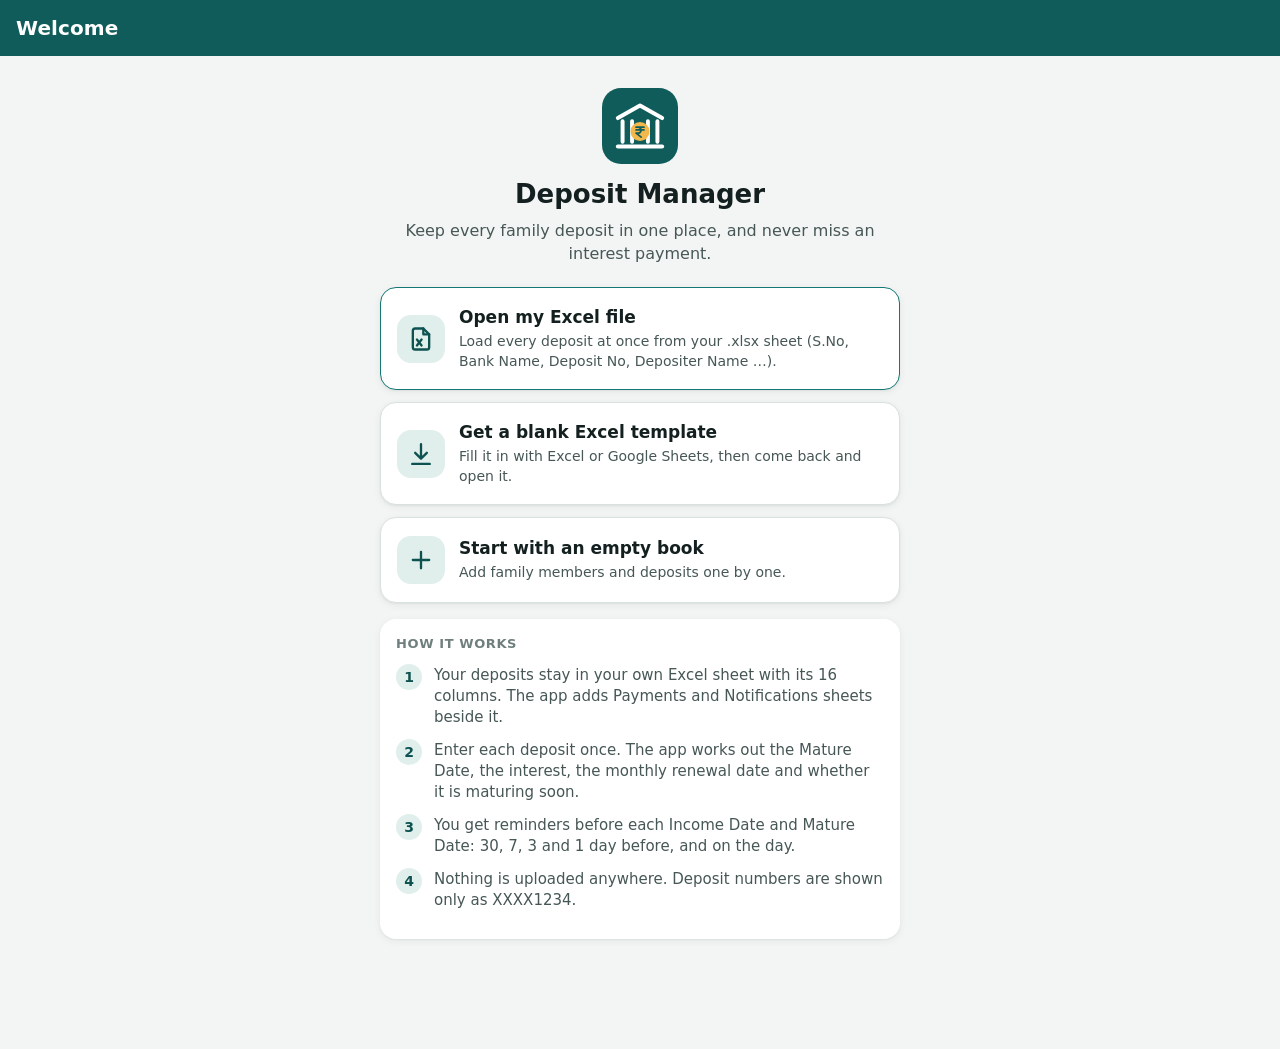
<file: app/src/main/assets/index.html>
<!doctype html>
<html lang="en">
<head>
<meta charset="utf-8">
<meta name="viewport" content="width=device-width, initial-scale=1, viewport-fit=cover">
<meta name="theme-color" content="#0F5C5A">
<meta name="color-scheme" content="light dark">
<meta name="description" content="Track family fixed deposits, interest payment dates and maturity — kept in one Excel workbook.">
<meta http-equiv="Content-Security-Policy" content="default-src 'none'; script-src 'unsafe-inline'; style-src 'unsafe-inline'; img-src data: blob:; font-src data:; connect-src 'none'; base-uri 'none'; form-action 'none'">
<title>Deposit Manager</title>
<link rel="icon" href="data:image/svg+xml,%3Csvg xmlns='http://www.w3.org/2000/svg' viewBox='0 0 96 96'%3E%3Crect width='96' height='96' rx='24' fill='%230F5C5A'/%3E%3Cpath d='M20 38 48 22l28 16' fill='none' stroke='%23fff' stroke-width='5' stroke-linecap='round' stroke-linejoin='round'/%3E%3Cpath d='M26 42v26M38 42v26M58 42v26M70 42v26M20 74h56' stroke='%23fff' stroke-width='5' stroke-linecap='round'/%3E%3Ccircle cx='48' cy='55' r='12' fill='%23F2B84B'/%3E%3C/svg%3E">
<style>
/* Deposit Manager — mobile-first styles. Light and dark themes via tokens. */
:root {
  --bg: #f3f5f4;
  --surface: #ffffff;
  --surface-2: #eef2f1;
  --surface-3: #e3e9e7;
  --text: #13201f;
  --text-2: #465756;
  --text-3: #6f7f7d;
  --line: #d9e1df;
  --brand: #0f5c5a;
  --brand-2: #137874;
  --brand-ink: #ffffff;
  --brand-soft: #e0efec;
  --brand-text: #0d5250;
  --gold: #a86b00;
  --gold-soft: #fbf0d9;
  --ok: #1b7a4b;
  --ok-soft: #e1f3e8;
  --warn: #9a5b00;
  --warn-soft: #fdf0d8;
  --danger: #b3261e;
  --danger-soft: #fce8e6;
  --info: #2458a6;
  --info-soft: #e5edf9;
  --shadow: 0 1px 2px rgba(16, 40, 38, .06), 0 2px 8px rgba(16, 40, 38, .06);
  --shadow-lg: 0 8px 32px rgba(10, 30, 28, .22);
  --radius: 16px;
  --radius-sm: 10px;
  --tap: 48px;
  --appbar-h: 56px;
  --tabbar-h: 64px;
  --safe-top: env(safe-area-inset-top, 0px);
  --safe-bottom: env(safe-area-inset-bottom, 0px);
  color-scheme: light;
}

:root[data-theme="dark"] {
  --bg: #0c1312;
  --surface: #141e1d;
  --surface-2: #1a2726;
  --surface-3: #22302f;
  --text: #e6eeec;
  --text-2: #a8b8b5;
  --text-3: #7e908d;
  --line: #273634;
  --brand: #0f4e4c;
  --brand-2: #3fb0a6;
  --brand-ink: #ffffff;
  --brand-soft: #16312e;
  --brand-text: #6fd0c5;
  --gold: #e7b04a;
  --gold-soft: #2e2512;
  --ok: #5cc98f;
  --ok-soft: #14291e;
  --warn: #e9a94a;
  --warn-soft: #2d2313;
  --danger: #f28b82;
  --danger-soft: #331716;
  --info: #8ab4f8;
  --info-soft: #172336;
  --shadow: 0 1px 2px rgba(0, 0, 0, .3);
  --shadow-lg: 0 8px 32px rgba(0, 0, 0, .5);
  color-scheme: dark;
}

* { box-sizing: border-box; -webkit-tap-highlight-color: transparent; }

html, body {
  margin: 0;
  height: 100%;
  background: var(--bg);
  color: var(--text);
  font-family: system-ui, -apple-system, "Segoe UI", Roboto, "Noto Sans", "Noto Sans Tamil", "Helvetica Neue", Arial, sans-serif;
  font-size: 16px;
  line-height: 1.4;
  -webkit-text-size-adjust: 100%;
  overscroll-behavior-y: none;
}

body.locked { overflow: hidden; }

button, input, select, textarea { font: inherit; color: inherit; }
button { cursor: pointer; }
a { color: var(--brand-text); }

.num { font-variant-numeric: tabular-nums; }
.muted { color: var(--text-3); }
.small { font-size: 13px; }
.strong { font-weight: 650; }
.nowrap { white-space: nowrap; }
.sr-only { position: absolute; width: 1px; height: 1px; overflow: hidden; clip: rect(0 0 0 0); }

svg.i { width: 22px; height: 22px; flex: none; stroke: currentColor; fill: none; stroke-width: 2; stroke-linecap: round; stroke-linejoin: round; vertical-align: middle; }
svg.i.sm { width: 18px; height: 18px; }
svg.i.lg { width: 28px; height: 28px; }

/* ------------------------------------------------------------ app shell */

#app { min-height: 100%; display: flex; flex-direction: column; }

.appbar {
  position: sticky; top: 0; z-index: 20;
  background: var(--brand); color: var(--brand-ink);
  padding-top: var(--safe-top);
}
.appbar-row { height: var(--appbar-h); display: flex; align-items: center; gap: 4px; padding: 0 6px 0 16px; }
.appbar-row.has-back { padding-left: 4px; }
.appbar h1 { flex: 1; margin: 0; font-size: 20px; font-weight: 650; white-space: nowrap; overflow: hidden; text-overflow: ellipsis; letter-spacing: .1px; }
.icon-btn {
  width: var(--tap); height: var(--tap); border-radius: 50%; border: 0; background: transparent; color: inherit;
  display: inline-flex; align-items: center; justify-content: center; flex: none;
}
.icon-btn:active { background: rgba(255, 255, 255, .16); }
.save-pill {
  display: inline-flex; align-items: center; gap: 6px; height: 32px; padding: 0 12px; border-radius: 16px;
  border: 0; font-size: 13px; font-weight: 600; background: rgba(255, 255, 255, .14); color: inherit; margin-right: 4px;
}
.save-pill .dot { width: 8px; height: 8px; border-radius: 50%; background: #7ee2b0; }
.save-pill.warn .dot { background: #ffc857; }
.save-pill.err .dot { background: #ff8a80; }
.save-pill.busy .dot { background: #cfe; animation: pulse 1s infinite; }
@keyframes pulse { 50% { opacity: .3; } }

main#main {
  flex: 1; width: 100%; max-width: 720px; margin: 0 auto;
  padding: 16px 16px calc(var(--tabbar-h) + var(--safe-bottom) + 88px);
}
body.no-tabs main#main { padding-bottom: calc(var(--safe-bottom) + 96px); }

.tabbar {
  position: fixed; left: 0; right: 0; bottom: 0; z-index: 20;
  background: var(--surface); border-top: 1px solid var(--line);
  padding-bottom: var(--safe-bottom);
  display: flex; justify-content: center;
}
.tabbar-inner { display: flex; width: 100%; max-width: 720px; }
.tab {
  flex: 1; height: var(--tabbar-h); border: 0; background: none; color: var(--text-3);
  display: flex; flex-direction: column; align-items: center; justify-content: center; gap: 3px;
  font-size: 12px; font-weight: 600; position: relative;
}
.tab .pill { display: flex; align-items: center; justify-content: center; width: 56px; height: 30px; border-radius: 15px; }
.tab.on { color: var(--brand-text); }
.tab.on .pill { background: var(--brand-soft); }
.tab .badge {
  position: absolute; top: 6px; left: calc(50% + 8px); min-width: 18px; height: 18px; padding: 0 5px; border-radius: 9px;
  background: var(--danger); color: #fff; font-size: 11px; line-height: 18px; text-align: center;
}
body.no-tabs .tabbar { display: none; }

/* ------------------------------------------------------------ building blocks */

.card {
  background: var(--surface); border-radius: var(--radius); box-shadow: var(--shadow);
  padding: 16px; margin-bottom: 14px;
}
.card.flush { padding: 0; overflow: hidden; }
.card h2, .section-title {
  font-size: 13px; font-weight: 700; letter-spacing: .6px; text-transform: uppercase; color: var(--text-3); margin: 0 0 10px;
}
.section-title { margin: 22px 4px 10px; display: flex; align-items: center; justify-content: space-between; }
.section-title .link { text-transform: none; letter-spacing: 0; font-size: 14px; }
.card.flush > h2 { padding: 14px 16px 0; }

.link { background: none; border: 0; padding: 6px 0; color: var(--brand-text); font-weight: 650; }

.row { display: flex; align-items: center; gap: 12px; }
.row.top { align-items: flex-start; }
.grow { flex: 1; min-width: 0; }
.right { text-align: right; }
.ellipsis { white-space: nowrap; overflow: hidden; text-overflow: ellipsis; }
.stack > * + * { margin-top: 10px; }
.gap-8 { gap: 8px; }
.wrap { flex-wrap: wrap; }
.mt-8 { margin-top: 8px; } .mt-12 { margin-top: 12px; } .mt-16 { margin-top: 16px; } .mb-0 { margin-bottom: 0; }

.btn {
  min-height: var(--tap); padding: 0 16px; white-space: nowrap; border-radius: 24px; border: 1.5px solid transparent;
  display: inline-flex; align-items: center; justify-content: center; gap: 8px;
  font-weight: 650; font-size: 16px; background: var(--surface-2); color: var(--text); text-decoration: none;
}
.btn.primary { background: var(--brand); color: var(--brand-ink); }
:root[data-theme="dark"] .btn.primary { background: var(--brand-2); color: #062321; }
.btn.outline { background: transparent; border-color: var(--line); color: var(--brand-text); }
.btn.ok { background: var(--ok); color: #fff; }
:root[data-theme="dark"] .btn.ok { color: #062312; }
.btn.danger { background: var(--danger-soft); color: var(--danger); }
.btn.danger-solid { background: var(--danger); color: #fff; }
.btn.small { min-height: 38px; padding: 0 14px; font-size: 14px; border-radius: 19px; }
.btn.block { display: flex; width: 100%; }
.btn[disabled] { opacity: .45; pointer-events: none; }
.btn:active { filter: brightness(.94); }
.btn-row { display: flex; gap: 10px; flex-wrap: wrap; }
.btn-row > .btn { flex: 1 1 140px; }

.chip {
  display: inline-flex; align-items: center; gap: 4px; height: 24px; padding: 0 9px; border-radius: 12px;
  font-size: 12px; font-weight: 700; white-space: nowrap; background: var(--surface-2); color: var(--text-2);
}
.chip.pending { background: var(--info-soft); color: var(--info); }
.chip.received { background: var(--ok-soft); color: var(--ok); }
.chip.overdue { background: var(--danger-soft); color: var(--danger); }
.chip.active { background: var(--brand-soft); color: var(--brand-text); }
.chip.closed { background: var(--surface-3); color: var(--text-2); }
.chip.warn { background: var(--warn-soft); color: var(--warn); }

/* filter / choice chips */
.chips { display: flex; gap: 8px; overflow-x: auto; padding: 2px 2px 8px; margin: 0 -2px 6px; scrollbar-width: none; }
.chips::-webkit-scrollbar { display: none; }
.fchip {
  flex: none; height: 38px; padding: 0 14px; border-radius: 19px; border: 1.5px solid var(--line);
  background: var(--surface); color: var(--text-2); font-weight: 600; font-size: 14px; display: inline-flex; align-items: center; gap: 6px;
}
.fchip.on { background: var(--brand-soft); border-color: var(--brand-2); color: var(--brand-text); }

.seg { display: flex; background: var(--surface-3); border-radius: 14px; padding: 4px; margin-bottom: 14px; }
.seg button {
  flex: 1; height: 42px; border: 0; border-radius: 10px; background: transparent; color: var(--text-2); font-weight: 650; font-size: 15px;
}
.seg button.on { background: var(--surface); color: var(--text); box-shadow: var(--shadow); }
.seg .count { font-weight: 600; color: var(--text-3); margin-left: 4px; }

/* ------------------------------------------------------------ lists */

.list { background: var(--surface); border-radius: var(--radius); box-shadow: var(--shadow); overflow: hidden; margin-bottom: 14px; }
.item {
  display: flex; align-items: center; gap: 12px; padding: 14px 16px; min-height: 64px; width: 100%;
  border: 0; background: none; text-align: left; border-top: 1px solid var(--line);
}
.list > .item:first-child, .list > .list-head + .item { border-top: 0; }
button.item:active, a.item:active { background: var(--surface-2); }
.item .t1 { font-weight: 650; font-size: 16px; }
.item .t2 { color: var(--text-2); font-size: 14px; margin-top: 1px; }
.item .t3 { color: var(--text-3); font-size: 13px; margin-top: 2px; }
.item .amt { font-weight: 700; font-size: 16px; font-variant-numeric: tabular-nums; white-space: nowrap; }
.list-head { padding: 12px 16px 6px; font-size: 13px; font-weight: 700; color: var(--text-3); display: flex; justify-content: space-between; background: var(--surface-2); }
.list-foot { padding: 12px 16px; border-top: 1px solid var(--line); }

.datebox {
  width: 48px; height: 52px; border-radius: 12px; background: var(--surface-2); flex: none;
  display: flex; flex-direction: column; align-items: center; justify-content: center; line-height: 1.05;
}
.datebox .d { font-size: 19px; font-weight: 750; font-variant-numeric: tabular-nums; }
.datebox .m { font-size: 11px; font-weight: 700; text-transform: uppercase; color: var(--text-3); margin-top: 2px; }
.datebox.overdue { background: var(--danger-soft); color: var(--danger); }
.datebox.overdue .m { color: var(--danger); }
.datebox.today { background: var(--warn-soft); color: var(--warn); }
.datebox.today .m { color: var(--warn); }
.datebox.received { background: var(--ok-soft); color: var(--ok); }
.datebox.received .m { color: var(--ok); }

.avatar {
  width: 44px; height: 44px; border-radius: 50%; background: var(--brand-soft); color: var(--brand-text); flex: none;
  display: flex; align-items: center; justify-content: center; font-weight: 750; font-size: 17px;
}
.avatar.lg { width: 60px; height: 60px; font-size: 22px; }

.recv-btn {
  flex: none; height: 40px; padding: 0 12px; border-radius: 20px; border: 1.5px solid var(--ok);
  background: var(--surface); color: var(--ok); font-weight: 700; font-size: 14px; display: inline-flex; align-items: center; gap: 4px;
}
.recv-btn:active { background: var(--ok-soft); }

.more-btn { display: block; width: 100%; padding: 14px; border: 0; border-top: 1px solid var(--line); background: none; color: var(--brand-text); font-weight: 650; }

/* ------------------------------------------------------------ dashboard */

.hello { margin: 2px 4px 14px; }
.hello .h { font-size: 22px; font-weight: 750; }
.hello .s { color: var(--text-2); margin-top: 2px; }

.stats { display: grid; grid-template-columns: 1fr 1fr; gap: 10px; margin-bottom: 14px; }
.stat {
  background: var(--surface); border-radius: var(--radius); box-shadow: var(--shadow); padding: 14px;
  border: 0; text-align: left; display: block; width: 100%; min-height: 92px;
}
.stat .k { font-size: 13px; color: var(--text-2); font-weight: 600; display: flex; align-items: center; gap: 6px; }
.stat .v { font-size: 24px; font-weight: 780; margin-top: 6px; font-variant-numeric: tabular-nums; letter-spacing: -.3px; }
.stat .s { font-size: 13px; color: var(--text-3); margin-top: 2px; }
.stat.wide { grid-column: span 2; }
.stat.hero { background: var(--brand); color: var(--brand-ink); }
.stat.hero .k, .stat.hero .s { color: rgba(255, 255, 255, .82); }
.stat.alert .v { color: var(--danger); }
.stat .k svg { width: 18px; height: 18px; }

.attention { border-left: 4px solid var(--danger); }
.attention.soft { border-left-color: var(--warn); }
.att-line { display: flex; align-items: center; gap: 10px; padding: 8px 0; }
.att-line + .att-line { border-top: 1px solid var(--line); }
.att-icon { width: 36px; height: 36px; border-radius: 50%; display: flex; align-items: center; justify-content: center; flex: none; }
.att-icon.red { background: var(--danger-soft); color: var(--danger); }
.att-icon.amber { background: var(--warn-soft); color: var(--warn); }
.att-icon.teal { background: var(--brand-soft); color: var(--brand-text); }

.freq-table { width: 100%; border-collapse: collapse; }
.freq-table td { padding: 10px 0; border-top: 1px solid var(--line); vertical-align: top; }
.freq-table tr:first-child td { border-top: 0; }
.freq-table td.r { text-align: right; font-variant-numeric: tabular-nums; font-weight: 650; white-space: nowrap; }
.freq-table tr.total td { font-weight: 750; font-size: 17px; border-top: 2px solid var(--line); }

.progress { height: 8px; border-radius: 4px; background: var(--surface-3); overflow: hidden; }
.progress > span { display: block; height: 100%; background: var(--ok); border-radius: 4px; }

.banner {
  display: flex; gap: 12px; align-items: flex-start; padding: 14px 16px; border-radius: var(--radius); margin-bottom: 14px;
  background: var(--warn-soft); color: var(--text);
}
.banner.info { background: var(--info-soft); }
.banner.err { background: var(--danger-soft); }
.banner.ok { background: var(--ok-soft); }
.banner .bi { color: var(--warn); margin-top: 1px; }
.banner.info .bi { color: var(--info); }
.banner.err .bi { color: var(--danger); }
.banner.ok .bi { color: var(--ok); }
.banner .bt { font-weight: 700; }
.banner .bd { font-size: 14px; color: var(--text-2); margin-top: 2px; }
.banner .btn { margin-top: 10px; }

/* ------------------------------------------------------------ details */

.hero-card { background: var(--brand); color: var(--brand-ink); border-radius: var(--radius); padding: 18px; margin-bottom: 14px; box-shadow: var(--shadow); }
.hero-card .bank { font-size: 15px; opacity: .9; font-weight: 600; }
.hero-card .big { font-size: 32px; font-weight: 800; margin: 4px 0 2px; font-variant-numeric: tabular-nums; letter-spacing: -.5px; }
.hero-card .acct { display: inline-flex; align-items: center; gap: 6px; font-variant-numeric: tabular-nums; letter-spacing: .6px; font-weight: 650; }
.hero-card .acct button { color: inherit; background: rgba(255, 255, 255, .16); border: 0; border-radius: 16px; height: 32px; padding: 0 10px; display: inline-flex; align-items: center; gap: 4px; font-size: 13px; font-weight: 650; }
.hero-card .meta { display: flex; justify-content: space-between; align-items: center; margin-top: 12px; gap: 8px; }
.hero-card .who { background: rgba(255, 255, 255, .16); border: 0; color: inherit; border-radius: 18px; height: 36px; padding: 0 12px; font-weight: 650; display: inline-flex; align-items: center; gap: 6px; }
.hero-card .chip { background: rgba(255, 255, 255, .2); color: #fff; }
:root[data-theme="dark"] .hero-card, :root[data-theme="dark"] .stat.hero { background: linear-gradient(160deg, #11524f, #0d3b39); }

.kv { display: grid; grid-template-columns: auto 1fr; gap: 0; }
.kv > div { padding: 11px 0; border-top: 1px solid var(--line); }
.kv > div:nth-child(1), .kv > div:nth-child(2) { border-top: 0; }
.kv .k { color: var(--text-2); padding-right: 16px; font-size: 15px; }
.kv .v { text-align: right; font-weight: 600; font-variant-numeric: tabular-nums; overflow-wrap: anywhere; }

.next-card { display: flex; align-items: center; gap: 14px; }
.next-card .when { font-size: 20px; font-weight: 750; }

/* ------------------------------------------------------------ forms */

.field { margin-bottom: 16px; }
.field > label, .field > .lbl { display: block; font-weight: 650; font-size: 15px; margin-bottom: 6px; }
.field .opt { font-weight: 500; color: var(--text-3); font-size: 13px; }
.input, select.input, textarea.input {
  display: block; width: 100%; min-height: 50px; padding: 12px 14px; border-radius: 12px;
  border: 1.5px solid var(--line); background: var(--surface); color: var(--text); font-size: 17px; outline: none;
  -webkit-appearance: none; appearance: none;
}
select.input {
  background-image: url("data:image/svg+xml;utf8,<svg xmlns='http://www.w3.org/2000/svg' width='20' height='20' viewBox='0 0 24 24' fill='none' stroke='%236f7f7d' stroke-width='2.2' stroke-linecap='round' stroke-linejoin='round'><polyline points='6 9 12 15 18 9'/></svg>");
  background-repeat: no-repeat; background-position: right 12px center; padding-right: 40px;
}
textarea.input { min-height: 84px; resize: vertical; }
.input:focus { border-color: var(--brand-2); box-shadow: 0 0 0 3px var(--brand-soft); }
.field.err .input { border-color: var(--danger); }
.field .hint { font-size: 13px; color: var(--text-3); margin-top: 6px; }
.field .error { font-size: 14px; color: var(--danger); margin-top: 6px; font-weight: 600; }
.input-wrap { position: relative; }
.input-wrap .prefix { position: absolute; left: 14px; top: 50%; transform: translateY(-50%); color: var(--text-3); font-size: 17px; pointer-events: none; }
.input-wrap .suffix { position: absolute; right: 14px; top: 50%; transform: translateY(-50%); color: var(--text-3); font-size: 17px; pointer-events: none; }
.input-wrap.has-prefix .input { padding-left: 32px; }
.input-wrap.has-suffix .input { padding-right: 36px; }
.two { display: grid; grid-template-columns: 1fr 1fr; gap: 12px; }
.freq-pick { display: grid; grid-template-columns: 1fr 1fr; gap: 8px; }
.freq-pick button {
  min-height: 50px; border-radius: 12px; border: 1.5px solid var(--line); background: var(--surface); font-weight: 650; font-size: 15px; color: var(--text-2);
}
.freq-pick button.on { border-color: var(--brand-2); background: var(--brand-soft); color: var(--brand-text); }
.quick { display: flex; gap: 6px; flex-wrap: wrap; margin-top: 8px; }
.quick button { height: 34px; padding: 0 12px; border-radius: 17px; border: 1px solid var(--line); background: var(--surface-2); font-size: 13px; font-weight: 650; color: var(--text-2); }
.preview-dates { font-size: 14px; color: var(--brand-text); background: var(--brand-soft); border-radius: 10px; padding: 10px 12px; margin-top: 8px; }

.radio-card {
  display: flex; gap: 12px; align-items: flex-start; padding: 14px; border-radius: 12px; border: 1.5px solid var(--line);
  background: var(--surface); margin-bottom: 8px; width: 100%; text-align: left;
}
.radio-card.on { border-color: var(--brand-2); background: var(--brand-soft); }
.radio-card .dot { width: 22px; height: 22px; border-radius: 50%; border: 2px solid var(--text-3); flex: none; margin-top: 1px; position: relative; }
.radio-card.on .dot { border-color: var(--brand-2); }
.radio-card.on .dot::after { content: ""; position: absolute; inset: 4px; border-radius: 50%; background: var(--brand-2); }
.radio-card .rt { font-weight: 650; }
.radio-card .rd { font-size: 14px; color: var(--text-2); margin-top: 2px; }

.switch-row { display: flex; align-items: center; gap: 12px; padding: 12px 0; min-height: 56px; border-top: 1px solid var(--line); }
.switch-row:first-of-type { border-top: 0; }
.switch-row .sl { flex: 1; }
.switch-row .sd { font-size: 13px; color: var(--text-3); margin-top: 1px; }
.switch { position: relative; width: 52px; height: 32px; flex: none; }
.switch input { opacity: 0; width: 100%; height: 100%; position: absolute; margin: 0; cursor: pointer; z-index: 1; }
.switch .track { position: absolute; inset: 0; background: var(--surface-3); border-radius: 16px; transition: background .15s; border: 1.5px solid var(--line); }
.switch .track::after { content: ""; position: absolute; width: 24px; height: 24px; left: 3px; top: 2.5px; background: #fff; border-radius: 50%; box-shadow: 0 1px 3px rgba(0, 0, 0, .3); transition: transform .15s; }
.switch input:checked + .track { background: var(--brand-2); border-color: var(--brand-2); }
.switch input:checked + .track::after { transform: translateX(20px); }

.sticky-actions {
  position: fixed; left: 0; right: 0; bottom: 0; z-index: 15; padding: 12px 16px calc(12px + var(--safe-bottom));
  background: var(--surface); border-top: 1px solid var(--line); display: flex; justify-content: center;
}
.sticky-actions > div { width: 100%; max-width: 688px; display: flex; gap: 10px; }
.sticky-actions .btn { flex: 1; }

.fab {
  position: fixed; right: 18px; bottom: calc(var(--tabbar-h) + var(--safe-bottom) + 18px); z-index: 19;
  height: 56px; padding: 0 22px 0 18px; border-radius: 18px; border: 0; background: var(--brand); color: var(--brand-ink);
  box-shadow: var(--shadow-lg); display: flex; align-items: center; gap: 8px; font-weight: 700; font-size: 16px;
}
:root[data-theme="dark"] .fab { background: var(--brand-2); color: #062321; }
@media (min-width: 760px) { .fab { right: calc(50% - 344px); } }

.search-box { position: relative; margin-bottom: 12px; }
.search-box svg { position: absolute; left: 14px; top: 50%; transform: translateY(-50%); color: var(--text-3); }
.search-box .input { padding-left: 46px; border-radius: 26px; }
.search-box .clear { position: absolute; right: 4px; top: 50%; transform: translateY(-50%); color: var(--text-3); }

.filters { display: grid; grid-template-columns: 1fr 1fr; gap: 10px; margin-bottom: 12px; }
.filters select.input { min-height: 44px; font-size: 15px; padding: 8px 36px 8px 12px; }
.filters .full { grid-column: span 2; }

.summary-line { display: flex; justify-content: space-between; align-items: baseline; margin: 0 4px 10px; color: var(--text-2); font-size: 14px; }
.summary-line b { color: var(--text); font-size: 16px; }

.empty { text-align: center; padding: 36px 20px; color: var(--text-2); }
.empty .ei { width: 64px; height: 64px; border-radius: 50%; background: var(--surface-2); margin: 0 auto 12px; display: flex; align-items: center; justify-content: center; color: var(--text-3); }
.empty .et { font-weight: 700; color: var(--text); font-size: 17px; margin-bottom: 4px; }
.empty .btn { margin-top: 16px; }

/* ------------------------------------------------------------ overlays */

.overlay { position: fixed; inset: 0; z-index: 50; display: flex; align-items: flex-end; justify-content: center; background: rgba(8, 20, 19, .45); animation: fade .15s ease-out; }
.overlay.center { align-items: center; padding: 20px; }
@keyframes fade { from { opacity: 0; } }
@keyframes rise { from { transform: translateY(40px); opacity: 0; } }
.sheet {
  width: 100%; max-width: 640px; max-height: 92vh; overflow-y: auto; background: var(--surface); color: var(--text);
  border-radius: 22px 22px 0 0; padding: 8px 18px calc(18px + var(--safe-bottom)); animation: rise .2s ease-out; box-shadow: var(--shadow-lg);
}
.sheet .grab { width: 40px; height: 4px; border-radius: 2px; background: var(--line); margin: 4px auto 12px; }
.sheet h3 { margin: 0 0 4px; font-size: 20px; }
.sheet .sub { color: var(--text-2); margin-bottom: 16px; font-size: 15px; }
.dialog { width: 100%; max-width: 420px; background: var(--surface); border-radius: 22px; padding: 22px 20px 16px; animation: rise .18s ease-out; box-shadow: var(--shadow-lg); }
.dialog h3 { margin: 0 0 8px; font-size: 19px; }
.dialog p { margin: 0 0 18px; color: var(--text-2); }
.dialog .btn-row { justify-content: flex-end; }
.dialog .btn-row .btn { flex: 0 1 auto; }

.toast-wrap { position: fixed; left: 0; right: 0; bottom: calc(var(--tabbar-h) + var(--safe-bottom) + 16px); z-index: 60; display: flex; justify-content: center; pointer-events: none; padding: 0 16px; }
body.no-tabs .toast-wrap { bottom: calc(var(--safe-bottom) + 96px); }
.toast { background: #1d2b2a; color: #fff; padding: 14px 18px; border-radius: 14px; box-shadow: var(--shadow-lg); max-width: 560px; font-size: 15px; animation: rise .2s ease-out; pointer-events: auto; display: flex; gap: 12px; align-items: center; }
.toast button { background: none; border: 0; color: #7fe0d4; font-weight: 700; padding: 4px; }

.warn-list { max-height: 220px; overflow-y: auto; background: var(--surface-2); border-radius: 12px; padding: 10px 12px; font-size: 14px; color: var(--text-2); margin: 8px 0 14px; }
.warn-list div + div { margin-top: 6px; padding-top: 6px; border-top: 1px solid var(--line); }
.count-grid { display: grid; grid-template-columns: repeat(3, 1fr); gap: 8px; margin: 12px 0; }
.count-grid div { background: var(--surface-2); border-radius: 12px; padding: 12px 8px; text-align: center; }
.count-grid b { display: block; font-size: 22px; }
.count-grid span { font-size: 12px; color: var(--text-2); }

/* ------------------------------------------------------------ lock + keypad */

.lock {
  position: fixed; inset: 0; z-index: 100; background: var(--brand); color: #fff; display: flex; flex-direction: column;
  align-items: center; justify-content: center; padding: calc(24px + var(--safe-top)) 24px calc(24px + var(--safe-bottom));
}
.lock .logo { width: 72px; height: 72px; margin-bottom: 14px; }
.lock .lt { font-size: 22px; font-weight: 700; }
.lock .ls { opacity: .85; margin-top: 4px; min-height: 22px; text-align: center; }
.dots { display: flex; gap: 14px; margin: 26px 0 30px; height: 18px; }
.dots span { width: 16px; height: 16px; border-radius: 50%; border: 2px solid currentColor; opacity: .9; }
.dots span.on { background: currentColor; }
.dots.shake { animation: shake .35s; }
@keyframes shake { 20%, 60% { transform: translateX(-10px); } 40%, 80% { transform: translateX(10px); } }
.keypad { display: grid; grid-template-columns: repeat(3, 76px); gap: 14px 22px; }
.keypad button {
  width: 76px; height: 76px; border-radius: 50%; border: 0; background: rgba(255, 255, 255, .14); color: inherit; font-size: 28px; font-weight: 600;
  display: flex; align-items: center; justify-content: center;
}
.keypad button:active { background: rgba(255, 255, 255, .3); }
.keypad button.ghost { background: transparent; }
.keypad button.ghost:active { background: rgba(255, 255, 255, .14); }
.sheet .keypad button { background: var(--surface-2); color: var(--text); }
.sheet .dots { color: var(--brand-text); justify-content: center; }
.sheet .keypad { margin: 0 auto; }

/* ------------------------------------------------------------ onboarding */

.welcome { max-width: 520px; margin: 0 auto; padding-top: 8px; }
.welcome .logo { width: 76px; height: 76px; display: block; margin: 8px auto 12px; }
.welcome h2 { text-align: center; font-size: 26px; margin: 0; }
.welcome .lead { text-align: center; color: var(--text-2); margin: 8px 8px 22px; }
.choice {
  display: flex; gap: 14px; align-items: center; width: 100%; text-align: left; padding: 18px 16px; border-radius: var(--radius);
  border: 1.5px solid var(--line); background: var(--surface); margin-bottom: 12px; box-shadow: var(--shadow);
}
.choice.primary { border-color: var(--brand-2); }
.choice .ci { width: 48px; height: 48px; border-radius: 14px; background: var(--brand-soft); color: var(--brand-text); display: flex; align-items: center; justify-content: center; flex: none; }
.choice .ct { font-weight: 700; font-size: 17px; }
.choice .cd { color: var(--text-2); font-size: 14px; margin-top: 2px; }
.steps { counter-reset: s; padding: 0; margin: 0; list-style: none; }
.steps li { counter-increment: s; position: relative; padding: 0 0 12px 38px; color: var(--text-2); font-size: 15px; }
.steps li::before { content: counter(s); position: absolute; left: 0; top: -1px; width: 26px; height: 26px; border-radius: 50%; background: var(--brand-soft); color: var(--brand-text); font-weight: 750; font-size: 14px; display: flex; align-items: center; justify-content: center; }

@media (prefers-reduced-motion: reduce) { * { animation: none !important; transition: none !important; } }
@media (min-width: 560px) { .stats { grid-template-columns: repeat(3, 1fr); } .stat.wide { grid-column: span 3; } }
.logo svg, .avatar svg { width: 100%; height: 100%; display: block; }
.avatar:has(svg) { background: none; }
.welcome .card h2 { font-size: 13px; text-align: left; margin: 0 0 12px; }

.sheet .sheet-actions {
  position: sticky; bottom: calc(-18px - var(--safe-bottom)); z-index: 2;
  margin: 14px -18px calc(-18px - var(--safe-bottom)); padding: 12px 18px calc(18px + var(--safe-bottom));
  background: var(--surface); border-top: 1px solid var(--line);
}
.lock .logo svg { border-radius: 20px; box-shadow: 0 0 0 2px rgba(255, 255, 255, .28); }
.btn-row > .btn { padding: 0 12px; }

.field > label.check-row { display: flex; align-items: center; gap: 10px; margin: 10px 0 0; font-weight: 500; font-size: 15px; }
.check-row input { width: 22px; height: 22px; margin: 0; accent-color: var(--brand-2); flex: none; }
.input:disabled { background: var(--surface-2); color: var(--text-2); }

</style>
</head>
<body>
<div id="app">
  <header class="appbar"><div id="bar" class="appbar-row"></div></header>
  <main id="main" tabindex="-1"></main>
  <div id="extra"></div>
  <nav class="tabbar" aria-label="Main"><div id="tabs" class="tabbar-inner"></div></nav>
</div>
<div id="toast" class="toast-wrap" aria-live="polite"></div>
<noscript><p style="padding:24px;font-family:sans-serif">Deposit Manager needs JavaScript to run.</p></noscript>
<script>
/*!

JSZip v3.10.1 - A JavaScript class for generating and reading zip files
<http://stuartk.com/jszip>

(c) 2009-2016 Stuart Knightley <stuart [at] stuartk.com>
Dual licenced under the MIT license or GPLv3. See https://raw.github.com/Stuk/jszip/main/LICENSE.markdown.

JSZip uses the library pako released under the MIT license :
https://github.com/nodeca/pako/blob/main/LICENSE
*/

!function(e){if("object"==typeof exports&&"undefined"!=typeof module)module.exports=e();else if("function"==typeof define&&define.amd)define([],e);else{("undefined"!=typeof window?window:"undefined"!=typeof global?global:"undefined"!=typeof self?self:this).JSZip=e()}}(function(){return function s(a,o,h){function u(r,e){if(!o[r]){if(!a[r]){var t="function"==typeof require&&require;if(!e&&t)return t(r,!0);if(l)return l(r,!0);var n=new Error("Cannot find module '"+r+"'");throw n.code="MODULE_NOT_FOUND",n}var i=o[r]={exports:{}};a[r][0].call(i.exports,function(e){var t=a[r][1][e];return u(t||e)},i,i.exports,s,a,o,h)}return o[r].exports}for(var l="function"==typeof require&&require,e=0;e<h.length;e++)u(h[e]);return u}({1:[function(e,t,r){"use strict";var d=e("./utils"),c=e("./support"),p="ABCDEFGHIJKLMNOPQRSTUVWXYZabcdefghijklmnopqrstuvwxyz0123456789+/=";r.encode=function(e){for(var t,r,n,i,s,a,o,h=[],u=0,l=e.length,f=l,c="string"!==d.getTypeOf(e);u<e.length;)f=l-u,n=c?(t=e[u++],r=u<l?e[u++]:0,u<l?e[u++]:0):(t=e.charCodeAt(u++),r=u<l?e.charCodeAt(u++):0,u<l?e.charCodeAt(u++):0),i=t>>2,s=(3&t)<<4|r>>4,a=1<f?(15&r)<<2|n>>6:64,o=2<f?63&n:64,h.push(p.charAt(i)+p.charAt(s)+p.charAt(a)+p.charAt(o));return h.join("")},r.decode=function(e){var t,r,n,i,s,a,o=0,h=0,u="data:";if(e.substr(0,u.length)===u)throw new Error("Invalid base64 input, it looks like a data url.");var l,f=3*(e=e.replace(/[^A-Za-z0-9+/=]/g,"")).length/4;if(e.charAt(e.length-1)===p.charAt(64)&&f--,e.charAt(e.length-2)===p.charAt(64)&&f--,f%1!=0)throw new Error("Invalid base64 input, bad content length.");for(l=c.uint8array?new Uint8Array(0|f):new Array(0|f);o<e.length;)t=p.indexOf(e.charAt(o++))<<2|(i=p.indexOf(e.charAt(o++)))>>4,r=(15&i)<<4|(s=p.indexOf(e.charAt(o++)))>>2,n=(3&s)<<6|(a=p.indexOf(e.charAt(o++))),l[h++]=t,64!==s&&(l[h++]=r),64!==a&&(l[h++]=n);return l}},{"./support":30,"./utils":32}],2:[function(e,t,r){"use strict";var n=e("./external"),i=e("./stream/DataWorker"),s=e("./stream/Crc32Probe"),a=e("./stream/DataLengthProbe");function o(e,t,r,n,i){this.compressedSize=e,this.uncompressedSize=t,this.crc32=r,this.compression=n,this.compressedContent=i}o.prototype={getContentWorker:function(){var e=new i(n.Promise.resolve(this.compressedContent)).pipe(this.compression.uncompressWorker()).pipe(new a("data_length")),t=this;return e.on("end",function(){if(this.streamInfo.data_length!==t.uncompressedSize)throw new Error("Bug : uncompressed data size mismatch")}),e},getCompressedWorker:function(){return new i(n.Promise.resolve(this.compressedContent)).withStreamInfo("compressedSize",this.compressedSize).withStreamInfo("uncompressedSize",this.uncompressedSize).withStreamInfo("crc32",this.crc32).withStreamInfo("compression",this.compression)}},o.createWorkerFrom=function(e,t,r){return e.pipe(new s).pipe(new a("uncompressedSize")).pipe(t.compressWorker(r)).pipe(new a("compressedSize")).withStreamInfo("compression",t)},t.exports=o},{"./external":6,"./stream/Crc32Probe":25,"./stream/DataLengthProbe":26,"./stream/DataWorker":27}],3:[function(e,t,r){"use strict";var n=e("./stream/GenericWorker");r.STORE={magic:"\0\0",compressWorker:function(){return new n("STORE compression")},uncompressWorker:function(){return new n("STORE decompression")}},r.DEFLATE=e("./flate")},{"./flate":7,"./stream/GenericWorker":28}],4:[function(e,t,r){"use strict";var n=e("./utils");var o=function(){for(var e,t=[],r=0;r<256;r++){e=r;for(var n=0;n<8;n++)e=1&e?3988292384^e>>>1:e>>>1;t[r]=e}return t}();t.exports=function(e,t){return void 0!==e&&e.length?"string"!==n.getTypeOf(e)?function(e,t,r,n){var i=o,s=n+r;e^=-1;for(var a=n;a<s;a++)e=e>>>8^i[255&(e^t[a])];return-1^e}(0|t,e,e.length,0):function(e,t,r,n){var i=o,s=n+r;e^=-1;for(var a=n;a<s;a++)e=e>>>8^i[255&(e^t.charCodeAt(a))];return-1^e}(0|t,e,e.length,0):0}},{"./utils":32}],5:[function(e,t,r){"use strict";r.base64=!1,r.binary=!1,r.dir=!1,r.createFolders=!0,r.date=null,r.compression=null,r.compressionOptions=null,r.comment=null,r.unixPermissions=null,r.dosPermissions=null},{}],6:[function(e,t,r){"use strict";var n=null;n="undefined"!=typeof Promise?Promise:e("lie"),t.exports={Promise:n}},{lie:37}],7:[function(e,t,r){"use strict";var n="undefined"!=typeof Uint8Array&&"undefined"!=typeof Uint16Array&&"undefined"!=typeof Uint32Array,i=e("pako"),s=e("./utils"),a=e("./stream/GenericWorker"),o=n?"uint8array":"array";function h(e,t){a.call(this,"FlateWorker/"+e),this._pako=null,this._pakoAction=e,this._pakoOptions=t,this.meta={}}r.magic="\b\0",s.inherits(h,a),h.prototype.processChunk=function(e){this.meta=e.meta,null===this._pako&&this._createPako(),this._pako.push(s.transformTo(o,e.data),!1)},h.prototype.flush=function(){a.prototype.flush.call(this),null===this._pako&&this._createPako(),this._pako.push([],!0)},h.prototype.cleanUp=function(){a.prototype.cleanUp.call(this),this._pako=null},h.prototype._createPako=function(){this._pako=new i[this._pakoAction]({raw:!0,level:this._pakoOptions.level||-1});var t=this;this._pako.onData=function(e){t.push({data:e,meta:t.meta})}},r.compressWorker=function(e){return new h("Deflate",e)},r.uncompressWorker=function(){return new h("Inflate",{})}},{"./stream/GenericWorker":28,"./utils":32,pako:38}],8:[function(e,t,r){"use strict";function A(e,t){var r,n="";for(r=0;r<t;r++)n+=String.fromCharCode(255&e),e>>>=8;return n}function n(e,t,r,n,i,s){var a,o,h=e.file,u=e.compression,l=s!==O.utf8encode,f=I.transformTo("string",s(h.name)),c=I.transformTo("string",O.utf8encode(h.name)),d=h.comment,p=I.transformTo("string",s(d)),m=I.transformTo("string",O.utf8encode(d)),_=c.length!==h.name.length,g=m.length!==d.length,b="",v="",y="",w=h.dir,k=h.date,x={crc32:0,compressedSize:0,uncompressedSize:0};t&&!r||(x.crc32=e.crc32,x.compressedSize=e.compressedSize,x.uncompressedSize=e.uncompressedSize);var S=0;t&&(S|=8),l||!_&&!g||(S|=2048);var z=0,C=0;w&&(z|=16),"UNIX"===i?(C=798,z|=function(e,t){var r=e;return e||(r=t?16893:33204),(65535&r)<<16}(h.unixPermissions,w)):(C=20,z|=function(e){return 63&(e||0)}(h.dosPermissions)),a=k.getUTCHours(),a<<=6,a|=k.getUTCMinutes(),a<<=5,a|=k.getUTCSeconds()/2,o=k.getUTCFullYear()-1980,o<<=4,o|=k.getUTCMonth()+1,o<<=5,o|=k.getUTCDate(),_&&(v=A(1,1)+A(B(f),4)+c,b+="up"+A(v.length,2)+v),g&&(y=A(1,1)+A(B(p),4)+m,b+="uc"+A(y.length,2)+y);var E="";return E+="\n\0",E+=A(S,2),E+=u.magic,E+=A(a,2),E+=A(o,2),E+=A(x.crc32,4),E+=A(x.compressedSize,4),E+=A(x.uncompressedSize,4),E+=A(f.length,2),E+=A(b.length,2),{fileRecord:R.LOCAL_FILE_HEADER+E+f+b,dirRecord:R.CENTRAL_FILE_HEADER+A(C,2)+E+A(p.length,2)+"\0\0\0\0"+A(z,4)+A(n,4)+f+b+p}}var I=e("../utils"),i=e("../stream/GenericWorker"),O=e("../utf8"),B=e("../crc32"),R=e("../signature");function s(e,t,r,n){i.call(this,"ZipFileWorker"),this.bytesWritten=0,this.zipComment=t,this.zipPlatform=r,this.encodeFileName=n,this.streamFiles=e,this.accumulate=!1,this.contentBuffer=[],this.dirRecords=[],this.currentSourceOffset=0,this.entriesCount=0,this.currentFile=null,this._sources=[]}I.inherits(s,i),s.prototype.push=function(e){var t=e.meta.percent||0,r=this.entriesCount,n=this._sources.length;this.accumulate?this.contentBuffer.push(e):(this.bytesWritten+=e.data.length,i.prototype.push.call(this,{data:e.data,meta:{currentFile:this.currentFile,percent:r?(t+100*(r-n-1))/r:100}}))},s.prototype.openedSource=function(e){this.currentSourceOffset=this.bytesWritten,this.currentFile=e.file.name;var t=this.streamFiles&&!e.file.dir;if(t){var r=n(e,t,!1,this.currentSourceOffset,this.zipPlatform,this.encodeFileName);this.push({data:r.fileRecord,meta:{percent:0}})}else this.accumulate=!0},s.prototype.closedSource=function(e){this.accumulate=!1;var t=this.streamFiles&&!e.file.dir,r=n(e,t,!0,this.currentSourceOffset,this.zipPlatform,this.encodeFileName);if(this.dirRecords.push(r.dirRecord),t)this.push({data:function(e){return R.DATA_DESCRIPTOR+A(e.crc32,4)+A(e.compressedSize,4)+A(e.uncompressedSize,4)}(e),meta:{percent:100}});else for(this.push({data:r.fileRecord,meta:{percent:0}});this.contentBuffer.length;)this.push(this.contentBuffer.shift());this.currentFile=null},s.prototype.flush=function(){for(var e=this.bytesWritten,t=0;t<this.dirRecords.length;t++)this.push({data:this.dirRecords[t],meta:{percent:100}});var r=this.bytesWritten-e,n=function(e,t,r,n,i){var s=I.transformTo("string",i(n));return R.CENTRAL_DIRECTORY_END+"\0\0\0\0"+A(e,2)+A(e,2)+A(t,4)+A(r,4)+A(s.length,2)+s}(this.dirRecords.length,r,e,this.zipComment,this.encodeFileName);this.push({data:n,meta:{percent:100}})},s.prototype.prepareNextSource=function(){this.previous=this._sources.shift(),this.openedSource(this.previous.streamInfo),this.isPaused?this.previous.pause():this.previous.resume()},s.prototype.registerPrevious=function(e){this._sources.push(e);var t=this;return e.on("data",function(e){t.processChunk(e)}),e.on("end",function(){t.closedSource(t.previous.streamInfo),t._sources.length?t.prepareNextSource():t.end()}),e.on("error",function(e){t.error(e)}),this},s.prototype.resume=function(){return!!i.prototype.resume.call(this)&&(!this.previous&&this._sources.length?(this.prepareNextSource(),!0):this.previous||this._sources.length||this.generatedError?void 0:(this.end(),!0))},s.prototype.error=function(e){var t=this._sources;if(!i.prototype.error.call(this,e))return!1;for(var r=0;r<t.length;r++)try{t[r].error(e)}catch(e){}return!0},s.prototype.lock=function(){i.prototype.lock.call(this);for(var e=this._sources,t=0;t<e.length;t++)e[t].lock()},t.exports=s},{"../crc32":4,"../signature":23,"../stream/GenericWorker":28,"../utf8":31,"../utils":32}],9:[function(e,t,r){"use strict";var u=e("../compressions"),n=e("./ZipFileWorker");r.generateWorker=function(e,a,t){var o=new n(a.streamFiles,t,a.platform,a.encodeFileName),h=0;try{e.forEach(function(e,t){h++;var r=function(e,t){var r=e||t,n=u[r];if(!n)throw new Error(r+" is not a valid compression method !");return n}(t.options.compression,a.compression),n=t.options.compressionOptions||a.compressionOptions||{},i=t.dir,s=t.date;t._compressWorker(r,n).withStreamInfo("file",{name:e,dir:i,date:s,comment:t.comment||"",unixPermissions:t.unixPermissions,dosPermissions:t.dosPermissions}).pipe(o)}),o.entriesCount=h}catch(e){o.error(e)}return o}},{"../compressions":3,"./ZipFileWorker":8}],10:[function(e,t,r){"use strict";function n(){if(!(this instanceof n))return new n;if(arguments.length)throw new Error("The constructor with parameters has been removed in JSZip 3.0, please check the upgrade guide.");this.files=Object.create(null),this.comment=null,this.root="",this.clone=function(){var e=new n;for(var t in this)"function"!=typeof this[t]&&(e[t]=this[t]);return e}}(n.prototype=e("./object")).loadAsync=e("./load"),n.support=e("./support"),n.defaults=e("./defaults"),n.version="3.10.1",n.loadAsync=function(e,t){return(new n).loadAsync(e,t)},n.external=e("./external"),t.exports=n},{"./defaults":5,"./external":6,"./load":11,"./object":15,"./support":30}],11:[function(e,t,r){"use strict";var u=e("./utils"),i=e("./external"),n=e("./utf8"),s=e("./zipEntries"),a=e("./stream/Crc32Probe"),l=e("./nodejsUtils");function f(n){return new i.Promise(function(e,t){var r=n.decompressed.getContentWorker().pipe(new a);r.on("error",function(e){t(e)}).on("end",function(){r.streamInfo.crc32!==n.decompressed.crc32?t(new Error("Corrupted zip : CRC32 mismatch")):e()}).resume()})}t.exports=function(e,o){var h=this;return o=u.extend(o||{},{base64:!1,checkCRC32:!1,optimizedBinaryString:!1,createFolders:!1,decodeFileName:n.utf8decode}),l.isNode&&l.isStream(e)?i.Promise.reject(new Error("JSZip can't accept a stream when loading a zip file.")):u.prepareContent("the loaded zip file",e,!0,o.optimizedBinaryString,o.base64).then(function(e){var t=new s(o);return t.load(e),t}).then(function(e){var t=[i.Promise.resolve(e)],r=e.files;if(o.checkCRC32)for(var n=0;n<r.length;n++)t.push(f(r[n]));return i.Promise.all(t)}).then(function(e){for(var t=e.shift(),r=t.files,n=0;n<r.length;n++){var i=r[n],s=i.fileNameStr,a=u.resolve(i.fileNameStr);h.file(a,i.decompressed,{binary:!0,optimizedBinaryString:!0,date:i.date,dir:i.dir,comment:i.fileCommentStr.length?i.fileCommentStr:null,unixPermissions:i.unixPermissions,dosPermissions:i.dosPermissions,createFolders:o.createFolders}),i.dir||(h.file(a).unsafeOriginalName=s)}return t.zipComment.length&&(h.comment=t.zipComment),h})}},{"./external":6,"./nodejsUtils":14,"./stream/Crc32Probe":25,"./utf8":31,"./utils":32,"./zipEntries":33}],12:[function(e,t,r){"use strict";var n=e("../utils"),i=e("../stream/GenericWorker");function s(e,t){i.call(this,"Nodejs stream input adapter for "+e),this._upstreamEnded=!1,this._bindStream(t)}n.inherits(s,i),s.prototype._bindStream=function(e){var t=this;(this._stream=e).pause(),e.on("data",function(e){t.push({data:e,meta:{percent:0}})}).on("error",function(e){t.isPaused?this.generatedError=e:t.error(e)}).on("end",function(){t.isPaused?t._upstreamEnded=!0:t.end()})},s.prototype.pause=function(){return!!i.prototype.pause.call(this)&&(this._stream.pause(),!0)},s.prototype.resume=function(){return!!i.prototype.resume.call(this)&&(this._upstreamEnded?this.end():this._stream.resume(),!0)},t.exports=s},{"../stream/GenericWorker":28,"../utils":32}],13:[function(e,t,r){"use strict";var i=e("readable-stream").Readable;function n(e,t,r){i.call(this,t),this._helper=e;var n=this;e.on("data",function(e,t){n.push(e)||n._helper.pause(),r&&r(t)}).on("error",function(e){n.emit("error",e)}).on("end",function(){n.push(null)})}e("../utils").inherits(n,i),n.prototype._read=function(){this._helper.resume()},t.exports=n},{"../utils":32,"readable-stream":16}],14:[function(e,t,r){"use strict";t.exports={isNode:"undefined"!=typeof Buffer,newBufferFrom:function(e,t){if(Buffer.from&&Buffer.from!==Uint8Array.from)return Buffer.from(e,t);if("number"==typeof e)throw new Error('The "data" argument must not be a number');return new Buffer(e,t)},allocBuffer:function(e){if(Buffer.alloc)return Buffer.alloc(e);var t=new Buffer(e);return t.fill(0),t},isBuffer:function(e){return Buffer.isBuffer(e)},isStream:function(e){return e&&"function"==typeof e.on&&"function"==typeof e.pause&&"function"==typeof e.resume}}},{}],15:[function(e,t,r){"use strict";function s(e,t,r){var n,i=u.getTypeOf(t),s=u.extend(r||{},f);s.date=s.date||new Date,null!==s.compression&&(s.compression=s.compression.toUpperCase()),"string"==typeof s.unixPermissions&&(s.unixPermissions=parseInt(s.unixPermissions,8)),s.unixPermissions&&16384&s.unixPermissions&&(s.dir=!0),s.dosPermissions&&16&s.dosPermissions&&(s.dir=!0),s.dir&&(e=g(e)),s.createFolders&&(n=_(e))&&b.call(this,n,!0);var a="string"===i&&!1===s.binary&&!1===s.base64;r&&void 0!==r.binary||(s.binary=!a),(t instanceof c&&0===t.uncompressedSize||s.dir||!t||0===t.length)&&(s.base64=!1,s.binary=!0,t="",s.compression="STORE",i="string");var o=null;o=t instanceof c||t instanceof l?t:p.isNode&&p.isStream(t)?new m(e,t):u.prepareContent(e,t,s.binary,s.optimizedBinaryString,s.base64);var h=new d(e,o,s);this.files[e]=h}var i=e("./utf8"),u=e("./utils"),l=e("./stream/GenericWorker"),a=e("./stream/StreamHelper"),f=e("./defaults"),c=e("./compressedObject"),d=e("./zipObject"),o=e("./generate"),p=e("./nodejsUtils"),m=e("./nodejs/NodejsStreamInputAdapter"),_=function(e){"/"===e.slice(-1)&&(e=e.substring(0,e.length-1));var t=e.lastIndexOf("/");return 0<t?e.substring(0,t):""},g=function(e){return"/"!==e.slice(-1)&&(e+="/"),e},b=function(e,t){return t=void 0!==t?t:f.createFolders,e=g(e),this.files[e]||s.call(this,e,null,{dir:!0,createFolders:t}),this.files[e]};function h(e){return"[object RegExp]"===Object.prototype.toString.call(e)}var n={load:function(){throw new Error("This method has been removed in JSZip 3.0, please check the upgrade guide.")},forEach:function(e){var t,r,n;for(t in this.files)n=this.files[t],(r=t.slice(this.root.length,t.length))&&t.slice(0,this.root.length)===this.root&&e(r,n)},filter:function(r){var n=[];return this.forEach(function(e,t){r(e,t)&&n.push(t)}),n},file:function(e,t,r){if(1!==arguments.length)return e=this.root+e,s.call(this,e,t,r),this;if(h(e)){var n=e;return this.filter(function(e,t){return!t.dir&&n.test(e)})}var i=this.files[this.root+e];return i&&!i.dir?i:null},folder:function(r){if(!r)return this;if(h(r))return this.filter(function(e,t){return t.dir&&r.test(e)});var e=this.root+r,t=b.call(this,e),n=this.clone();return n.root=t.name,n},remove:function(r){r=this.root+r;var e=this.files[r];if(e||("/"!==r.slice(-1)&&(r+="/"),e=this.files[r]),e&&!e.dir)delete this.files[r];else for(var t=this.filter(function(e,t){return t.name.slice(0,r.length)===r}),n=0;n<t.length;n++)delete this.files[t[n].name];return this},generate:function(){throw new Error("This method has been removed in JSZip 3.0, please check the upgrade guide.")},generateInternalStream:function(e){var t,r={};try{if((r=u.extend(e||{},{streamFiles:!1,compression:"STORE",compressionOptions:null,type:"",platform:"DOS",comment:null,mimeType:"application/zip",encodeFileName:i.utf8encode})).type=r.type.toLowerCase(),r.compression=r.compression.toUpperCase(),"binarystring"===r.type&&(r.type="string"),!r.type)throw new Error("No output type specified.");u.checkSupport(r.type),"darwin"!==r.platform&&"freebsd"!==r.platform&&"linux"!==r.platform&&"sunos"!==r.platform||(r.platform="UNIX"),"win32"===r.platform&&(r.platform="DOS");var n=r.comment||this.comment||"";t=o.generateWorker(this,r,n)}catch(e){(t=new l("error")).error(e)}return new a(t,r.type||"string",r.mimeType)},generateAsync:function(e,t){return this.generateInternalStream(e).accumulate(t)},generateNodeStream:function(e,t){return(e=e||{}).type||(e.type="nodebuffer"),this.generateInternalStream(e).toNodejsStream(t)}};t.exports=n},{"./compressedObject":2,"./defaults":5,"./generate":9,"./nodejs/NodejsStreamInputAdapter":12,"./nodejsUtils":14,"./stream/GenericWorker":28,"./stream/StreamHelper":29,"./utf8":31,"./utils":32,"./zipObject":35}],16:[function(e,t,r){"use strict";t.exports=e("stream")},{stream:void 0}],17:[function(e,t,r){"use strict";var n=e("./DataReader");function i(e){n.call(this,e);for(var t=0;t<this.data.length;t++)e[t]=255&e[t]}e("../utils").inherits(i,n),i.prototype.byteAt=function(e){return this.data[this.zero+e]},i.prototype.lastIndexOfSignature=function(e){for(var t=e.charCodeAt(0),r=e.charCodeAt(1),n=e.charCodeAt(2),i=e.charCodeAt(3),s=this.length-4;0<=s;--s)if(this.data[s]===t&&this.data[s+1]===r&&this.data[s+2]===n&&this.data[s+3]===i)return s-this.zero;return-1},i.prototype.readAndCheckSignature=function(e){var t=e.charCodeAt(0),r=e.charCodeAt(1),n=e.charCodeAt(2),i=e.charCodeAt(3),s=this.readData(4);return t===s[0]&&r===s[1]&&n===s[2]&&i===s[3]},i.prototype.readData=function(e){if(this.checkOffset(e),0===e)return[];var t=this.data.slice(this.zero+this.index,this.zero+this.index+e);return this.index+=e,t},t.exports=i},{"../utils":32,"./DataReader":18}],18:[function(e,t,r){"use strict";var n=e("../utils");function i(e){this.data=e,this.length=e.length,this.index=0,this.zero=0}i.prototype={checkOffset:function(e){this.checkIndex(this.index+e)},checkIndex:function(e){if(this.length<this.zero+e||e<0)throw new Error("End of data reached (data length = "+this.length+", asked index = "+e+"). Corrupted zip ?")},setIndex:function(e){this.checkIndex(e),this.index=e},skip:function(e){this.setIndex(this.index+e)},byteAt:function(){},readInt:function(e){var t,r=0;for(this.checkOffset(e),t=this.index+e-1;t>=this.index;t--)r=(r<<8)+this.byteAt(t);return this.index+=e,r},readString:function(e){return n.transformTo("string",this.readData(e))},readData:function(){},lastIndexOfSignature:function(){},readAndCheckSignature:function(){},readDate:function(){var e=this.readInt(4);return new Date(Date.UTC(1980+(e>>25&127),(e>>21&15)-1,e>>16&31,e>>11&31,e>>5&63,(31&e)<<1))}},t.exports=i},{"../utils":32}],19:[function(e,t,r){"use strict";var n=e("./Uint8ArrayReader");function i(e){n.call(this,e)}e("../utils").inherits(i,n),i.prototype.readData=function(e){this.checkOffset(e);var t=this.data.slice(this.zero+this.index,this.zero+this.index+e);return this.index+=e,t},t.exports=i},{"../utils":32,"./Uint8ArrayReader":21}],20:[function(e,t,r){"use strict";var n=e("./DataReader");function i(e){n.call(this,e)}e("../utils").inherits(i,n),i.prototype.byteAt=function(e){return this.data.charCodeAt(this.zero+e)},i.prototype.lastIndexOfSignature=function(e){return this.data.lastIndexOf(e)-this.zero},i.prototype.readAndCheckSignature=function(e){return e===this.readData(4)},i.prototype.readData=function(e){this.checkOffset(e);var t=this.data.slice(this.zero+this.index,this.zero+this.index+e);return this.index+=e,t},t.exports=i},{"../utils":32,"./DataReader":18}],21:[function(e,t,r){"use strict";var n=e("./ArrayReader");function i(e){n.call(this,e)}e("../utils").inherits(i,n),i.prototype.readData=function(e){if(this.checkOffset(e),0===e)return new Uint8Array(0);var t=this.data.subarray(this.zero+this.index,this.zero+this.index+e);return this.index+=e,t},t.exports=i},{"../utils":32,"./ArrayReader":17}],22:[function(e,t,r){"use strict";var n=e("../utils"),i=e("../support"),s=e("./ArrayReader"),a=e("./StringReader"),o=e("./NodeBufferReader"),h=e("./Uint8ArrayReader");t.exports=function(e){var t=n.getTypeOf(e);return n.checkSupport(t),"string"!==t||i.uint8array?"nodebuffer"===t?new o(e):i.uint8array?new h(n.transformTo("uint8array",e)):new s(n.transformTo("array",e)):new a(e)}},{"../support":30,"../utils":32,"./ArrayReader":17,"./NodeBufferReader":19,"./StringReader":20,"./Uint8ArrayReader":21}],23:[function(e,t,r){"use strict";r.LOCAL_FILE_HEADER="PK",r.CENTRAL_FILE_HEADER="PK",r.CENTRAL_DIRECTORY_END="PK",r.ZIP64_CENTRAL_DIRECTORY_LOCATOR="PK",r.ZIP64_CENTRAL_DIRECTORY_END="PK",r.DATA_DESCRIPTOR="PK\b"},{}],24:[function(e,t,r){"use strict";var n=e("./GenericWorker"),i=e("../utils");function s(e){n.call(this,"ConvertWorker to "+e),this.destType=e}i.inherits(s,n),s.prototype.processChunk=function(e){this.push({data:i.transformTo(this.destType,e.data),meta:e.meta})},t.exports=s},{"../utils":32,"./GenericWorker":28}],25:[function(e,t,r){"use strict";var n=e("./GenericWorker"),i=e("../crc32");function s(){n.call(this,"Crc32Probe"),this.withStreamInfo("crc32",0)}e("../utils").inherits(s,n),s.prototype.processChunk=function(e){this.streamInfo.crc32=i(e.data,this.streamInfo.crc32||0),this.push(e)},t.exports=s},{"../crc32":4,"../utils":32,"./GenericWorker":28}],26:[function(e,t,r){"use strict";var n=e("../utils"),i=e("./GenericWorker");function s(e){i.call(this,"DataLengthProbe for "+e),this.propName=e,this.withStreamInfo(e,0)}n.inherits(s,i),s.prototype.processChunk=function(e){if(e){var t=this.streamInfo[this.propName]||0;this.streamInfo[this.propName]=t+e.data.length}i.prototype.processChunk.call(this,e)},t.exports=s},{"../utils":32,"./GenericWorker":28}],27:[function(e,t,r){"use strict";var n=e("../utils"),i=e("./GenericWorker");function s(e){i.call(this,"DataWorker");var t=this;this.dataIsReady=!1,this.index=0,this.max=0,this.data=null,this.type="",this._tickScheduled=!1,e.then(function(e){t.dataIsReady=!0,t.data=e,t.max=e&&e.length||0,t.type=n.getTypeOf(e),t.isPaused||t._tickAndRepeat()},function(e){t.error(e)})}n.inherits(s,i),s.prototype.cleanUp=function(){i.prototype.cleanUp.call(this),this.data=null},s.prototype.resume=function(){return!!i.prototype.resume.call(this)&&(!this._tickScheduled&&this.dataIsReady&&(this._tickScheduled=!0,n.delay(this._tickAndRepeat,[],this)),!0)},s.prototype._tickAndRepeat=function(){this._tickScheduled=!1,this.isPaused||this.isFinished||(this._tick(),this.isFinished||(n.delay(this._tickAndRepeat,[],this),this._tickScheduled=!0))},s.prototype._tick=function(){if(this.isPaused||this.isFinished)return!1;var e=null,t=Math.min(this.max,this.index+16384);if(this.index>=this.max)return this.end();switch(this.type){case"string":e=this.data.substring(this.index,t);break;case"uint8array":e=this.data.subarray(this.index,t);break;case"array":case"nodebuffer":e=this.data.slice(this.index,t)}return this.index=t,this.push({data:e,meta:{percent:this.max?this.index/this.max*100:0}})},t.exports=s},{"../utils":32,"./GenericWorker":28}],28:[function(e,t,r){"use strict";function n(e){this.name=e||"default",this.streamInfo={},this.generatedError=null,this.extraStreamInfo={},this.isPaused=!0,this.isFinished=!1,this.isLocked=!1,this._listeners={data:[],end:[],error:[]},this.previous=null}n.prototype={push:function(e){this.emit("data",e)},end:function(){if(this.isFinished)return!1;this.flush();try{this.emit("end"),this.cleanUp(),this.isFinished=!0}catch(e){this.emit("error",e)}return!0},error:function(e){return!this.isFinished&&(this.isPaused?this.generatedError=e:(this.isFinished=!0,this.emit("error",e),this.previous&&this.previous.error(e),this.cleanUp()),!0)},on:function(e,t){return this._listeners[e].push(t),this},cleanUp:function(){this.streamInfo=this.generatedError=this.extraStreamInfo=null,this._listeners=[]},emit:function(e,t){if(this._listeners[e])for(var r=0;r<this._listeners[e].length;r++)this._listeners[e][r].call(this,t)},pipe:function(e){return e.registerPrevious(this)},registerPrevious:function(e){if(this.isLocked)throw new Error("The stream '"+this+"' has already been used.");this.streamInfo=e.streamInfo,this.mergeStreamInfo(),this.previous=e;var t=this;return e.on("data",function(e){t.processChunk(e)}),e.on("end",function(){t.end()}),e.on("error",function(e){t.error(e)}),this},pause:function(){return!this.isPaused&&!this.isFinished&&(this.isPaused=!0,this.previous&&this.previous.pause(),!0)},resume:function(){if(!this.isPaused||this.isFinished)return!1;var e=this.isPaused=!1;return this.generatedError&&(this.error(this.generatedError),e=!0),this.previous&&this.previous.resume(),!e},flush:function(){},processChunk:function(e){this.push(e)},withStreamInfo:function(e,t){return this.extraStreamInfo[e]=t,this.mergeStreamInfo(),this},mergeStreamInfo:function(){for(var e in this.extraStreamInfo)Object.prototype.hasOwnProperty.call(this.extraStreamInfo,e)&&(this.streamInfo[e]=this.extraStreamInfo[e])},lock:function(){if(this.isLocked)throw new Error("The stream '"+this+"' has already been used.");this.isLocked=!0,this.previous&&this.previous.lock()},toString:function(){var e="Worker "+this.name;return this.previous?this.previous+" -> "+e:e}},t.exports=n},{}],29:[function(e,t,r){"use strict";var h=e("../utils"),i=e("./ConvertWorker"),s=e("./GenericWorker"),u=e("../base64"),n=e("../support"),a=e("../external"),o=null;if(n.nodestream)try{o=e("../nodejs/NodejsStreamOutputAdapter")}catch(e){}function l(e,o){return new a.Promise(function(t,r){var n=[],i=e._internalType,s=e._outputType,a=e._mimeType;e.on("data",function(e,t){n.push(e),o&&o(t)}).on("error",function(e){n=[],r(e)}).on("end",function(){try{var e=function(e,t,r){switch(e){case"blob":return h.newBlob(h.transformTo("arraybuffer",t),r);case"base64":return u.encode(t);default:return h.transformTo(e,t)}}(s,function(e,t){var r,n=0,i=null,s=0;for(r=0;r<t.length;r++)s+=t[r].length;switch(e){case"string":return t.join("");case"array":return Array.prototype.concat.apply([],t);case"uint8array":for(i=new Uint8Array(s),r=0;r<t.length;r++)i.set(t[r],n),n+=t[r].length;return i;case"nodebuffer":return Buffer.concat(t);default:throw new Error("concat : unsupported type '"+e+"'")}}(i,n),a);t(e)}catch(e){r(e)}n=[]}).resume()})}function f(e,t,r){var n=t;switch(t){case"blob":case"arraybuffer":n="uint8array";break;case"base64":n="string"}try{this._internalType=n,this._outputType=t,this._mimeType=r,h.checkSupport(n),this._worker=e.pipe(new i(n)),e.lock()}catch(e){this._worker=new s("error"),this._worker.error(e)}}f.prototype={accumulate:function(e){return l(this,e)},on:function(e,t){var r=this;return"data"===e?this._worker.on(e,function(e){t.call(r,e.data,e.meta)}):this._worker.on(e,function(){h.delay(t,arguments,r)}),this},resume:function(){return h.delay(this._worker.resume,[],this._worker),this},pause:function(){return this._worker.pause(),this},toNodejsStream:function(e){if(h.checkSupport("nodestream"),"nodebuffer"!==this._outputType)throw new Error(this._outputType+" is not supported by this method");return new o(this,{objectMode:"nodebuffer"!==this._outputType},e)}},t.exports=f},{"../base64":1,"../external":6,"../nodejs/NodejsStreamOutputAdapter":13,"../support":30,"../utils":32,"./ConvertWorker":24,"./GenericWorker":28}],30:[function(e,t,r){"use strict";if(r.base64=!0,r.array=!0,r.string=!0,r.arraybuffer="undefined"!=typeof ArrayBuffer&&"undefined"!=typeof Uint8Array,r.nodebuffer="undefined"!=typeof Buffer,r.uint8array="undefined"!=typeof Uint8Array,"undefined"==typeof ArrayBuffer)r.blob=!1;else{var n=new ArrayBuffer(0);try{r.blob=0===new Blob([n],{type:"application/zip"}).size}catch(e){try{var i=new(self.BlobBuilder||self.WebKitBlobBuilder||self.MozBlobBuilder||self.MSBlobBuilder);i.append(n),r.blob=0===i.getBlob("application/zip").size}catch(e){r.blob=!1}}}try{r.nodestream=!!e("readable-stream").Readable}catch(e){r.nodestream=!1}},{"readable-stream":16}],31:[function(e,t,s){"use strict";for(var o=e("./utils"),h=e("./support"),r=e("./nodejsUtils"),n=e("./stream/GenericWorker"),u=new Array(256),i=0;i<256;i++)u[i]=252<=i?6:248<=i?5:240<=i?4:224<=i?3:192<=i?2:1;u[254]=u[254]=1;function a(){n.call(this,"utf-8 decode"),this.leftOver=null}function l(){n.call(this,"utf-8 encode")}s.utf8encode=function(e){return h.nodebuffer?r.newBufferFrom(e,"utf-8"):function(e){var t,r,n,i,s,a=e.length,o=0;for(i=0;i<a;i++)55296==(64512&(r=e.charCodeAt(i)))&&i+1<a&&56320==(64512&(n=e.charCodeAt(i+1)))&&(r=65536+(r-55296<<10)+(n-56320),i++),o+=r<128?1:r<2048?2:r<65536?3:4;for(t=h.uint8array?new Uint8Array(o):new Array(o),i=s=0;s<o;i++)55296==(64512&(r=e.charCodeAt(i)))&&i+1<a&&56320==(64512&(n=e.charCodeAt(i+1)))&&(r=65536+(r-55296<<10)+(n-56320),i++),r<128?t[s++]=r:(r<2048?t[s++]=192|r>>>6:(r<65536?t[s++]=224|r>>>12:(t[s++]=240|r>>>18,t[s++]=128|r>>>12&63),t[s++]=128|r>>>6&63),t[s++]=128|63&r);return t}(e)},s.utf8decode=function(e){return h.nodebuffer?o.transformTo("nodebuffer",e).toString("utf-8"):function(e){var t,r,n,i,s=e.length,a=new Array(2*s);for(t=r=0;t<s;)if((n=e[t++])<128)a[r++]=n;else if(4<(i=u[n]))a[r++]=65533,t+=i-1;else{for(n&=2===i?31:3===i?15:7;1<i&&t<s;)n=n<<6|63&e[t++],i--;1<i?a[r++]=65533:n<65536?a[r++]=n:(n-=65536,a[r++]=55296|n>>10&1023,a[r++]=56320|1023&n)}return a.length!==r&&(a.subarray?a=a.subarray(0,r):a.length=r),o.applyFromCharCode(a)}(e=o.transformTo(h.uint8array?"uint8array":"array",e))},o.inherits(a,n),a.prototype.processChunk=function(e){var t=o.transformTo(h.uint8array?"uint8array":"array",e.data);if(this.leftOver&&this.leftOver.length){if(h.uint8array){var r=t;(t=new Uint8Array(r.length+this.leftOver.length)).set(this.leftOver,0),t.set(r,this.leftOver.length)}else t=this.leftOver.concat(t);this.leftOver=null}var n=function(e,t){var r;for((t=t||e.length)>e.length&&(t=e.length),r=t-1;0<=r&&128==(192&e[r]);)r--;return r<0?t:0===r?t:r+u[e[r]]>t?r:t}(t),i=t;n!==t.length&&(h.uint8array?(i=t.subarray(0,n),this.leftOver=t.subarray(n,t.length)):(i=t.slice(0,n),this.leftOver=t.slice(n,t.length))),this.push({data:s.utf8decode(i),meta:e.meta})},a.prototype.flush=function(){this.leftOver&&this.leftOver.length&&(this.push({data:s.utf8decode(this.leftOver),meta:{}}),this.leftOver=null)},s.Utf8DecodeWorker=a,o.inherits(l,n),l.prototype.processChunk=function(e){this.push({data:s.utf8encode(e.data),meta:e.meta})},s.Utf8EncodeWorker=l},{"./nodejsUtils":14,"./stream/GenericWorker":28,"./support":30,"./utils":32}],32:[function(e,t,a){"use strict";var o=e("./support"),h=e("./base64"),r=e("./nodejsUtils"),u=e("./external");function n(e){return e}function l(e,t){for(var r=0;r<e.length;++r)t[r]=255&e.charCodeAt(r);return t}e("setimmediate"),a.newBlob=function(t,r){a.checkSupport("blob");try{return new Blob([t],{type:r})}catch(e){try{var n=new(self.BlobBuilder||self.WebKitBlobBuilder||self.MozBlobBuilder||self.MSBlobBuilder);return n.append(t),n.getBlob(r)}catch(e){throw new Error("Bug : can't construct the Blob.")}}};var i={stringifyByChunk:function(e,t,r){var n=[],i=0,s=e.length;if(s<=r)return String.fromCharCode.apply(null,e);for(;i<s;)"array"===t||"nodebuffer"===t?n.push(String.fromCharCode.apply(null,e.slice(i,Math.min(i+r,s)))):n.push(String.fromCharCode.apply(null,e.subarray(i,Math.min(i+r,s)))),i+=r;return n.join("")},stringifyByChar:function(e){for(var t="",r=0;r<e.length;r++)t+=String.fromCharCode(e[r]);return t},applyCanBeUsed:{uint8array:function(){try{return o.uint8array&&1===String.fromCharCode.apply(null,new Uint8Array(1)).length}catch(e){return!1}}(),nodebuffer:function(){try{return o.nodebuffer&&1===String.fromCharCode.apply(null,r.allocBuffer(1)).length}catch(e){return!1}}()}};function s(e){var t=65536,r=a.getTypeOf(e),n=!0;if("uint8array"===r?n=i.applyCanBeUsed.uint8array:"nodebuffer"===r&&(n=i.applyCanBeUsed.nodebuffer),n)for(;1<t;)try{return i.stringifyByChunk(e,r,t)}catch(e){t=Math.floor(t/2)}return i.stringifyByChar(e)}function f(e,t){for(var r=0;r<e.length;r++)t[r]=e[r];return t}a.applyFromCharCode=s;var c={};c.string={string:n,array:function(e){return l(e,new Array(e.length))},arraybuffer:function(e){return c.string.uint8array(e).buffer},uint8array:function(e){return l(e,new Uint8Array(e.length))},nodebuffer:function(e){return l(e,r.allocBuffer(e.length))}},c.array={string:s,array:n,arraybuffer:function(e){return new Uint8Array(e).buffer},uint8array:function(e){return new Uint8Array(e)},nodebuffer:function(e){return r.newBufferFrom(e)}},c.arraybuffer={string:function(e){return s(new Uint8Array(e))},array:function(e){return f(new Uint8Array(e),new Array(e.byteLength))},arraybuffer:n,uint8array:function(e){return new Uint8Array(e)},nodebuffer:function(e){return r.newBufferFrom(new Uint8Array(e))}},c.uint8array={string:s,array:function(e){return f(e,new Array(e.length))},arraybuffer:function(e){return e.buffer},uint8array:n,nodebuffer:function(e){return r.newBufferFrom(e)}},c.nodebuffer={string:s,array:function(e){return f(e,new Array(e.length))},arraybuffer:function(e){return c.nodebuffer.uint8array(e).buffer},uint8array:function(e){return f(e,new Uint8Array(e.length))},nodebuffer:n},a.transformTo=function(e,t){if(t=t||"",!e)return t;a.checkSupport(e);var r=a.getTypeOf(t);return c[r][e](t)},a.resolve=function(e){for(var t=e.split("/"),r=[],n=0;n<t.length;n++){var i=t[n];"."===i||""===i&&0!==n&&n!==t.length-1||(".."===i?r.pop():r.push(i))}return r.join("/")},a.getTypeOf=function(e){return"string"==typeof e?"string":"[object Array]"===Object.prototype.toString.call(e)?"array":o.nodebuffer&&r.isBuffer(e)?"nodebuffer":o.uint8array&&e instanceof Uint8Array?"uint8array":o.arraybuffer&&e instanceof ArrayBuffer?"arraybuffer":void 0},a.checkSupport=function(e){if(!o[e.toLowerCase()])throw new Error(e+" is not supported by this platform")},a.MAX_VALUE_16BITS=65535,a.MAX_VALUE_32BITS=-1,a.pretty=function(e){var t,r,n="";for(r=0;r<(e||"").length;r++)n+="\\x"+((t=e.charCodeAt(r))<16?"0":"")+t.toString(16).toUpperCase();return n},a.delay=function(e,t,r){setImmediate(function(){e.apply(r||null,t||[])})},a.inherits=function(e,t){function r(){}r.prototype=t.prototype,e.prototype=new r},a.extend=function(){var e,t,r={};for(e=0;e<arguments.length;e++)for(t in arguments[e])Object.prototype.hasOwnProperty.call(arguments[e],t)&&void 0===r[t]&&(r[t]=arguments[e][t]);return r},a.prepareContent=function(r,e,n,i,s){return u.Promise.resolve(e).then(function(n){return o.blob&&(n instanceof Blob||-1!==["[object File]","[object Blob]"].indexOf(Object.prototype.toString.call(n)))&&"undefined"!=typeof FileReader?new u.Promise(function(t,r){var e=new FileReader;e.onload=function(e){t(e.target.result)},e.onerror=function(e){r(e.target.error)},e.readAsArrayBuffer(n)}):n}).then(function(e){var t=a.getTypeOf(e);return t?("arraybuffer"===t?e=a.transformTo("uint8array",e):"string"===t&&(s?e=h.decode(e):n&&!0!==i&&(e=function(e){return l(e,o.uint8array?new Uint8Array(e.length):new Array(e.length))}(e))),e):u.Promise.reject(new Error("Can't read the data of '"+r+"'. Is it in a supported JavaScript type (String, Blob, ArrayBuffer, etc) ?"))})}},{"./base64":1,"./external":6,"./nodejsUtils":14,"./support":30,setimmediate:54}],33:[function(e,t,r){"use strict";var n=e("./reader/readerFor"),i=e("./utils"),s=e("./signature"),a=e("./zipEntry"),o=e("./support");function h(e){this.files=[],this.loadOptions=e}h.prototype={checkSignature:function(e){if(!this.reader.readAndCheckSignature(e)){this.reader.index-=4;var t=this.reader.readString(4);throw new Error("Corrupted zip or bug: unexpected signature ("+i.pretty(t)+", expected "+i.pretty(e)+")")}},isSignature:function(e,t){var r=this.reader.index;this.reader.setIndex(e);var n=this.reader.readString(4)===t;return this.reader.setIndex(r),n},readBlockEndOfCentral:function(){this.diskNumber=this.reader.readInt(2),this.diskWithCentralDirStart=this.reader.readInt(2),this.centralDirRecordsOnThisDisk=this.reader.readInt(2),this.centralDirRecords=this.reader.readInt(2),this.centralDirSize=this.reader.readInt(4),this.centralDirOffset=this.reader.readInt(4),this.zipCommentLength=this.reader.readInt(2);var e=this.reader.readData(this.zipCommentLength),t=o.uint8array?"uint8array":"array",r=i.transformTo(t,e);this.zipComment=this.loadOptions.decodeFileName(r)},readBlockZip64EndOfCentral:function(){this.zip64EndOfCentralSize=this.reader.readInt(8),this.reader.skip(4),this.diskNumber=this.reader.readInt(4),this.diskWithCentralDirStart=this.reader.readInt(4),this.centralDirRecordsOnThisDisk=this.reader.readInt(8),this.centralDirRecords=this.reader.readInt(8),this.centralDirSize=this.reader.readInt(8),this.centralDirOffset=this.reader.readInt(8),this.zip64ExtensibleData={};for(var e,t,r,n=this.zip64EndOfCentralSize-44;0<n;)e=this.reader.readInt(2),t=this.reader.readInt(4),r=this.reader.readData(t),this.zip64ExtensibleData[e]={id:e,length:t,value:r}},readBlockZip64EndOfCentralLocator:function(){if(this.diskWithZip64CentralDirStart=this.reader.readInt(4),this.relativeOffsetEndOfZip64CentralDir=this.reader.readInt(8),this.disksCount=this.reader.readInt(4),1<this.disksCount)throw new Error("Multi-volumes zip are not supported")},readLocalFiles:function(){var e,t;for(e=0;e<this.files.length;e++)t=this.files[e],this.reader.setIndex(t.localHeaderOffset),this.checkSignature(s.LOCAL_FILE_HEADER),t.readLocalPart(this.reader),t.handleUTF8(),t.processAttributes()},readCentralDir:function(){var e;for(this.reader.setIndex(this.centralDirOffset);this.reader.readAndCheckSignature(s.CENTRAL_FILE_HEADER);)(e=new a({zip64:this.zip64},this.loadOptions)).readCentralPart(this.reader),this.files.push(e);if(this.centralDirRecords!==this.files.length&&0!==this.centralDirRecords&&0===this.files.length)throw new Error("Corrupted zip or bug: expected "+this.centralDirRecords+" records in central dir, got "+this.files.length)},readEndOfCentral:function(){var e=this.reader.lastIndexOfSignature(s.CENTRAL_DIRECTORY_END);if(e<0)throw!this.isSignature(0,s.LOCAL_FILE_HEADER)?new Error("Can't find end of central directory : is this a zip file ? If it is, see https://stuk.github.io/jszip/documentation/howto/read_zip.html"):new Error("Corrupted zip: can't find end of central directory");this.reader.setIndex(e);var t=e;if(this.checkSignature(s.CENTRAL_DIRECTORY_END),this.readBlockEndOfCentral(),this.diskNumber===i.MAX_VALUE_16BITS||this.diskWithCentralDirStart===i.MAX_VALUE_16BITS||this.centralDirRecordsOnThisDisk===i.MAX_VALUE_16BITS||this.centralDirRecords===i.MAX_VALUE_16BITS||this.centralDirSize===i.MAX_VALUE_32BITS||this.centralDirOffset===i.MAX_VALUE_32BITS){if(this.zip64=!0,(e=this.reader.lastIndexOfSignature(s.ZIP64_CENTRAL_DIRECTORY_LOCATOR))<0)throw new Error("Corrupted zip: can't find the ZIP64 end of central directory locator");if(this.reader.setIndex(e),this.checkSignature(s.ZIP64_CENTRAL_DIRECTORY_LOCATOR),this.readBlockZip64EndOfCentralLocator(),!this.isSignature(this.relativeOffsetEndOfZip64CentralDir,s.ZIP64_CENTRAL_DIRECTORY_END)&&(this.relativeOffsetEndOfZip64CentralDir=this.reader.lastIndexOfSignature(s.ZIP64_CENTRAL_DIRECTORY_END),this.relativeOffsetEndOfZip64CentralDir<0))throw new Error("Corrupted zip: can't find the ZIP64 end of central directory");this.reader.setIndex(this.relativeOffsetEndOfZip64CentralDir),this.checkSignature(s.ZIP64_CENTRAL_DIRECTORY_END),this.readBlockZip64EndOfCentral()}var r=this.centralDirOffset+this.centralDirSize;this.zip64&&(r+=20,r+=12+this.zip64EndOfCentralSize);var n=t-r;if(0<n)this.isSignature(t,s.CENTRAL_FILE_HEADER)||(this.reader.zero=n);else if(n<0)throw new Error("Corrupted zip: missing "+Math.abs(n)+" bytes.")},prepareReader:function(e){this.reader=n(e)},load:function(e){this.prepareReader(e),this.readEndOfCentral(),this.readCentralDir(),this.readLocalFiles()}},t.exports=h},{"./reader/readerFor":22,"./signature":23,"./support":30,"./utils":32,"./zipEntry":34}],34:[function(e,t,r){"use strict";var n=e("./reader/readerFor"),s=e("./utils"),i=e("./compressedObject"),a=e("./crc32"),o=e("./utf8"),h=e("./compressions"),u=e("./support");function l(e,t){this.options=e,this.loadOptions=t}l.prototype={isEncrypted:function(){return 1==(1&this.bitFlag)},useUTF8:function(){return 2048==(2048&this.bitFlag)},readLocalPart:function(e){var t,r;if(e.skip(22),this.fileNameLength=e.readInt(2),r=e.readInt(2),this.fileName=e.readData(this.fileNameLength),e.skip(r),-1===this.compressedSize||-1===this.uncompressedSize)throw new Error("Bug or corrupted zip : didn't get enough information from the central directory (compressedSize === -1 || uncompressedSize === -1)");if(null===(t=function(e){for(var t in h)if(Object.prototype.hasOwnProperty.call(h,t)&&h[t].magic===e)return h[t];return null}(this.compressionMethod)))throw new Error("Corrupted zip : compression "+s.pretty(this.compressionMethod)+" unknown (inner file : "+s.transformTo("string",this.fileName)+")");this.decompressed=new i(this.compressedSize,this.uncompressedSize,this.crc32,t,e.readData(this.compressedSize))},readCentralPart:function(e){this.versionMadeBy=e.readInt(2),e.skip(2),this.bitFlag=e.readInt(2),this.compressionMethod=e.readString(2),this.date=e.readDate(),this.crc32=e.readInt(4),this.compressedSize=e.readInt(4),this.uncompressedSize=e.readInt(4);var t=e.readInt(2);if(this.extraFieldsLength=e.readInt(2),this.fileCommentLength=e.readInt(2),this.diskNumberStart=e.readInt(2),this.internalFileAttributes=e.readInt(2),this.externalFileAttributes=e.readInt(4),this.localHeaderOffset=e.readInt(4),this.isEncrypted())throw new Error("Encrypted zip are not supported");e.skip(t),this.readExtraFields(e),this.parseZIP64ExtraField(e),this.fileComment=e.readData(this.fileCommentLength)},processAttributes:function(){this.unixPermissions=null,this.dosPermissions=null;var e=this.versionMadeBy>>8;this.dir=!!(16&this.externalFileAttributes),0==e&&(this.dosPermissions=63&this.externalFileAttributes),3==e&&(this.unixPermissions=this.externalFileAttributes>>16&65535),this.dir||"/"!==this.fileNameStr.slice(-1)||(this.dir=!0)},parseZIP64ExtraField:function(){if(this.extraFields[1]){var e=n(this.extraFields[1].value);this.uncompressedSize===s.MAX_VALUE_32BITS&&(this.uncompressedSize=e.readInt(8)),this.compressedSize===s.MAX_VALUE_32BITS&&(this.compressedSize=e.readInt(8)),this.localHeaderOffset===s.MAX_VALUE_32BITS&&(this.localHeaderOffset=e.readInt(8)),this.diskNumberStart===s.MAX_VALUE_32BITS&&(this.diskNumberStart=e.readInt(4))}},readExtraFields:function(e){var t,r,n,i=e.index+this.extraFieldsLength;for(this.extraFields||(this.extraFields={});e.index+4<i;)t=e.readInt(2),r=e.readInt(2),n=e.readData(r),this.extraFields[t]={id:t,length:r,value:n};e.setIndex(i)},handleUTF8:function(){var e=u.uint8array?"uint8array":"array";if(this.useUTF8())this.fileNameStr=o.utf8decode(this.fileName),this.fileCommentStr=o.utf8decode(this.fileComment);else{var t=this.findExtraFieldUnicodePath();if(null!==t)this.fileNameStr=t;else{var r=s.transformTo(e,this.fileName);this.fileNameStr=this.loadOptions.decodeFileName(r)}var n=this.findExtraFieldUnicodeComment();if(null!==n)this.fileCommentStr=n;else{var i=s.transformTo(e,this.fileComment);this.fileCommentStr=this.loadOptions.decodeFileName(i)}}},findExtraFieldUnicodePath:function(){var e=this.extraFields[28789];if(e){var t=n(e.value);return 1!==t.readInt(1)?null:a(this.fileName)!==t.readInt(4)?null:o.utf8decode(t.readData(e.length-5))}return null},findExtraFieldUnicodeComment:function(){var e=this.extraFields[25461];if(e){var t=n(e.value);return 1!==t.readInt(1)?null:a(this.fileComment)!==t.readInt(4)?null:o.utf8decode(t.readData(e.length-5))}return null}},t.exports=l},{"./compressedObject":2,"./compressions":3,"./crc32":4,"./reader/readerFor":22,"./support":30,"./utf8":31,"./utils":32}],35:[function(e,t,r){"use strict";function n(e,t,r){this.name=e,this.dir=r.dir,this.date=r.date,this.comment=r.comment,this.unixPermissions=r.unixPermissions,this.dosPermissions=r.dosPermissions,this._data=t,this._dataBinary=r.binary,this.options={compression:r.compression,compressionOptions:r.compressionOptions}}var s=e("./stream/StreamHelper"),i=e("./stream/DataWorker"),a=e("./utf8"),o=e("./compressedObject"),h=e("./stream/GenericWorker");n.prototype={internalStream:function(e){var t=null,r="string";try{if(!e)throw new Error("No output type specified.");var n="string"===(r=e.toLowerCase())||"text"===r;"binarystring"!==r&&"text"!==r||(r="string"),t=this._decompressWorker();var i=!this._dataBinary;i&&!n&&(t=t.pipe(new a.Utf8EncodeWorker)),!i&&n&&(t=t.pipe(new a.Utf8DecodeWorker))}catch(e){(t=new h("error")).error(e)}return new s(t,r,"")},async:function(e,t){return this.internalStream(e).accumulate(t)},nodeStream:function(e,t){return this.internalStream(e||"nodebuffer").toNodejsStream(t)},_compressWorker:function(e,t){if(this._data instanceof o&&this._data.compression.magic===e.magic)return this._data.getCompressedWorker();var r=this._decompressWorker();return this._dataBinary||(r=r.pipe(new a.Utf8EncodeWorker)),o.createWorkerFrom(r,e,t)},_decompressWorker:function(){return this._data instanceof o?this._data.getContentWorker():this._data instanceof h?this._data:new i(this._data)}};for(var u=["asText","asBinary","asNodeBuffer","asUint8Array","asArrayBuffer"],l=function(){throw new Error("This method has been removed in JSZip 3.0, please check the upgrade guide.")},f=0;f<u.length;f++)n.prototype[u[f]]=l;t.exports=n},{"./compressedObject":2,"./stream/DataWorker":27,"./stream/GenericWorker":28,"./stream/StreamHelper":29,"./utf8":31}],36:[function(e,l,t){(function(t){"use strict";var r,n,e=t.MutationObserver||t.WebKitMutationObserver;if(e){var i=0,s=new e(u),a=t.document.createTextNode("");s.observe(a,{characterData:!0}),r=function(){a.data=i=++i%2}}else if(t.setImmediate||void 0===t.MessageChannel)r="document"in t&&"onreadystatechange"in t.document.createElement("script")?function(){var e=t.document.createElement("script");e.onreadystatechange=function(){u(),e.onreadystatechange=null,e.parentNode.removeChild(e),e=null},t.document.documentElement.appendChild(e)}:function(){setTimeout(u,0)};else{var o=new t.MessageChannel;o.port1.onmessage=u,r=function(){o.port2.postMessage(0)}}var h=[];function u(){var e,t;n=!0;for(var r=h.length;r;){for(t=h,h=[],e=-1;++e<r;)t[e]();r=h.length}n=!1}l.exports=function(e){1!==h.push(e)||n||r()}}).call(this,"undefined"!=typeof global?global:"undefined"!=typeof self?self:"undefined"!=typeof window?window:{})},{}],37:[function(e,t,r){"use strict";var i=e("immediate");function u(){}var l={},s=["REJECTED"],a=["FULFILLED"],n=["PENDING"];function o(e){if("function"!=typeof e)throw new TypeError("resolver must be a function");this.state=n,this.queue=[],this.outcome=void 0,e!==u&&d(this,e)}function h(e,t,r){this.promise=e,"function"==typeof t&&(this.onFulfilled=t,this.callFulfilled=this.otherCallFulfilled),"function"==typeof r&&(this.onRejected=r,this.callRejected=this.otherCallRejected)}function f(t,r,n){i(function(){var e;try{e=r(n)}catch(e){return l.reject(t,e)}e===t?l.reject(t,new TypeError("Cannot resolve promise with itself")):l.resolve(t,e)})}function c(e){var t=e&&e.then;if(e&&("object"==typeof e||"function"==typeof e)&&"function"==typeof t)return function(){t.apply(e,arguments)}}function d(t,e){var r=!1;function n(e){r||(r=!0,l.reject(t,e))}function i(e){r||(r=!0,l.resolve(t,e))}var s=p(function(){e(i,n)});"error"===s.status&&n(s.value)}function p(e,t){var r={};try{r.value=e(t),r.status="success"}catch(e){r.status="error",r.value=e}return r}(t.exports=o).prototype.finally=function(t){if("function"!=typeof t)return this;var r=this.constructor;return this.then(function(e){return r.resolve(t()).then(function(){return e})},function(e){return r.resolve(t()).then(function(){throw e})})},o.prototype.catch=function(e){return this.then(null,e)},o.prototype.then=function(e,t){if("function"!=typeof e&&this.state===a||"function"!=typeof t&&this.state===s)return this;var r=new this.constructor(u);this.state!==n?f(r,this.state===a?e:t,this.outcome):this.queue.push(new h(r,e,t));return r},h.prototype.callFulfilled=function(e){l.resolve(this.promise,e)},h.prototype.otherCallFulfilled=function(e){f(this.promise,this.onFulfilled,e)},h.prototype.callRejected=function(e){l.reject(this.promise,e)},h.prototype.otherCallRejected=function(e){f(this.promise,this.onRejected,e)},l.resolve=function(e,t){var r=p(c,t);if("error"===r.status)return l.reject(e,r.value);var n=r.value;if(n)d(e,n);else{e.state=a,e.outcome=t;for(var i=-1,s=e.queue.length;++i<s;)e.queue[i].callFulfilled(t)}return e},l.reject=function(e,t){e.state=s,e.outcome=t;for(var r=-1,n=e.queue.length;++r<n;)e.queue[r].callRejected(t);return e},o.resolve=function(e){if(e instanceof this)return e;return l.resolve(new this(u),e)},o.reject=function(e){var t=new this(u);return l.reject(t,e)},o.all=function(e){var r=this;if("[object Array]"!==Object.prototype.toString.call(e))return this.reject(new TypeError("must be an array"));var n=e.length,i=!1;if(!n)return this.resolve([]);var s=new Array(n),a=0,t=-1,o=new this(u);for(;++t<n;)h(e[t],t);return o;function h(e,t){r.resolve(e).then(function(e){s[t]=e,++a!==n||i||(i=!0,l.resolve(o,s))},function(e){i||(i=!0,l.reject(o,e))})}},o.race=function(e){var t=this;if("[object Array]"!==Object.prototype.toString.call(e))return this.reject(new TypeError("must be an array"));var r=e.length,n=!1;if(!r)return this.resolve([]);var i=-1,s=new this(u);for(;++i<r;)a=e[i],t.resolve(a).then(function(e){n||(n=!0,l.resolve(s,e))},function(e){n||(n=!0,l.reject(s,e))});var a;return s}},{immediate:36}],38:[function(e,t,r){"use strict";var n={};(0,e("./lib/utils/common").assign)(n,e("./lib/deflate"),e("./lib/inflate"),e("./lib/zlib/constants")),t.exports=n},{"./lib/deflate":39,"./lib/inflate":40,"./lib/utils/common":41,"./lib/zlib/constants":44}],39:[function(e,t,r){"use strict";var a=e("./zlib/deflate"),o=e("./utils/common"),h=e("./utils/strings"),i=e("./zlib/messages"),s=e("./zlib/zstream"),u=Object.prototype.toString,l=0,f=-1,c=0,d=8;function p(e){if(!(this instanceof p))return new p(e);this.options=o.assign({level:f,method:d,chunkSize:16384,windowBits:15,memLevel:8,strategy:c,to:""},e||{});var t=this.options;t.raw&&0<t.windowBits?t.windowBits=-t.windowBits:t.gzip&&0<t.windowBits&&t.windowBits<16&&(t.windowBits+=16),this.err=0,this.msg="",this.ended=!1,this.chunks=[],this.strm=new s,this.strm.avail_out=0;var r=a.deflateInit2(this.strm,t.level,t.method,t.windowBits,t.memLevel,t.strategy);if(r!==l)throw new Error(i[r]);if(t.header&&a.deflateSetHeader(this.strm,t.header),t.dictionary){var n;if(n="string"==typeof t.dictionary?h.string2buf(t.dictionary):"[object ArrayBuffer]"===u.call(t.dictionary)?new Uint8Array(t.dictionary):t.dictionary,(r=a.deflateSetDictionary(this.strm,n))!==l)throw new Error(i[r]);this._dict_set=!0}}function n(e,t){var r=new p(t);if(r.push(e,!0),r.err)throw r.msg||i[r.err];return r.result}p.prototype.push=function(e,t){var r,n,i=this.strm,s=this.options.chunkSize;if(this.ended)return!1;n=t===~~t?t:!0===t?4:0,"string"==typeof e?i.input=h.string2buf(e):"[object ArrayBuffer]"===u.call(e)?i.input=new Uint8Array(e):i.input=e,i.next_in=0,i.avail_in=i.input.length;do{if(0===i.avail_out&&(i.output=new o.Buf8(s),i.next_out=0,i.avail_out=s),1!==(r=a.deflate(i,n))&&r!==l)return this.onEnd(r),!(this.ended=!0);0!==i.avail_out&&(0!==i.avail_in||4!==n&&2!==n)||("string"===this.options.to?this.onData(h.buf2binstring(o.shrinkBuf(i.output,i.next_out))):this.onData(o.shrinkBuf(i.output,i.next_out)))}while((0<i.avail_in||0===i.avail_out)&&1!==r);return 4===n?(r=a.deflateEnd(this.strm),this.onEnd(r),this.ended=!0,r===l):2!==n||(this.onEnd(l),!(i.avail_out=0))},p.prototype.onData=function(e){this.chunks.push(e)},p.prototype.onEnd=function(e){e===l&&("string"===this.options.to?this.result=this.chunks.join(""):this.result=o.flattenChunks(this.chunks)),this.chunks=[],this.err=e,this.msg=this.strm.msg},r.Deflate=p,r.deflate=n,r.deflateRaw=function(e,t){return(t=t||{}).raw=!0,n(e,t)},r.gzip=function(e,t){return(t=t||{}).gzip=!0,n(e,t)}},{"./utils/common":41,"./utils/strings":42,"./zlib/deflate":46,"./zlib/messages":51,"./zlib/zstream":53}],40:[function(e,t,r){"use strict";var c=e("./zlib/inflate"),d=e("./utils/common"),p=e("./utils/strings"),m=e("./zlib/constants"),n=e("./zlib/messages"),i=e("./zlib/zstream"),s=e("./zlib/gzheader"),_=Object.prototype.toString;function a(e){if(!(this instanceof a))return new a(e);this.options=d.assign({chunkSize:16384,windowBits:0,to:""},e||{});var t=this.options;t.raw&&0<=t.windowBits&&t.windowBits<16&&(t.windowBits=-t.windowBits,0===t.windowBits&&(t.windowBits=-15)),!(0<=t.windowBits&&t.windowBits<16)||e&&e.windowBits||(t.windowBits+=32),15<t.windowBits&&t.windowBits<48&&0==(15&t.windowBits)&&(t.windowBits|=15),this.err=0,this.msg="",this.ended=!1,this.chunks=[],this.strm=new i,this.strm.avail_out=0;var r=c.inflateInit2(this.strm,t.windowBits);if(r!==m.Z_OK)throw new Error(n[r]);this.header=new s,c.inflateGetHeader(this.strm,this.header)}function o(e,t){var r=new a(t);if(r.push(e,!0),r.err)throw r.msg||n[r.err];return r.result}a.prototype.push=function(e,t){var r,n,i,s,a,o,h=this.strm,u=this.options.chunkSize,l=this.options.dictionary,f=!1;if(this.ended)return!1;n=t===~~t?t:!0===t?m.Z_FINISH:m.Z_NO_FLUSH,"string"==typeof e?h.input=p.binstring2buf(e):"[object ArrayBuffer]"===_.call(e)?h.input=new Uint8Array(e):h.input=e,h.next_in=0,h.avail_in=h.input.length;do{if(0===h.avail_out&&(h.output=new d.Buf8(u),h.next_out=0,h.avail_out=u),(r=c.inflate(h,m.Z_NO_FLUSH))===m.Z_NEED_DICT&&l&&(o="string"==typeof l?p.string2buf(l):"[object ArrayBuffer]"===_.call(l)?new Uint8Array(l):l,r=c.inflateSetDictionary(this.strm,o)),r===m.Z_BUF_ERROR&&!0===f&&(r=m.Z_OK,f=!1),r!==m.Z_STREAM_END&&r!==m.Z_OK)return this.onEnd(r),!(this.ended=!0);h.next_out&&(0!==h.avail_out&&r!==m.Z_STREAM_END&&(0!==h.avail_in||n!==m.Z_FINISH&&n!==m.Z_SYNC_FLUSH)||("string"===this.options.to?(i=p.utf8border(h.output,h.next_out),s=h.next_out-i,a=p.buf2string(h.output,i),h.next_out=s,h.avail_out=u-s,s&&d.arraySet(h.output,h.output,i,s,0),this.onData(a)):this.onData(d.shrinkBuf(h.output,h.next_out)))),0===h.avail_in&&0===h.avail_out&&(f=!0)}while((0<h.avail_in||0===h.avail_out)&&r!==m.Z_STREAM_END);return r===m.Z_STREAM_END&&(n=m.Z_FINISH),n===m.Z_FINISH?(r=c.inflateEnd(this.strm),this.onEnd(r),this.ended=!0,r===m.Z_OK):n!==m.Z_SYNC_FLUSH||(this.onEnd(m.Z_OK),!(h.avail_out=0))},a.prototype.onData=function(e){this.chunks.push(e)},a.prototype.onEnd=function(e){e===m.Z_OK&&("string"===this.options.to?this.result=this.chunks.join(""):this.result=d.flattenChunks(this.chunks)),this.chunks=[],this.err=e,this.msg=this.strm.msg},r.Inflate=a,r.inflate=o,r.inflateRaw=function(e,t){return(t=t||{}).raw=!0,o(e,t)},r.ungzip=o},{"./utils/common":41,"./utils/strings":42,"./zlib/constants":44,"./zlib/gzheader":47,"./zlib/inflate":49,"./zlib/messages":51,"./zlib/zstream":53}],41:[function(e,t,r){"use strict";var n="undefined"!=typeof Uint8Array&&"undefined"!=typeof Uint16Array&&"undefined"!=typeof Int32Array;r.assign=function(e){for(var t=Array.prototype.slice.call(arguments,1);t.length;){var r=t.shift();if(r){if("object"!=typeof r)throw new TypeError(r+"must be non-object");for(var n in r)r.hasOwnProperty(n)&&(e[n]=r[n])}}return e},r.shrinkBuf=function(e,t){return e.length===t?e:e.subarray?e.subarray(0,t):(e.length=t,e)};var i={arraySet:function(e,t,r,n,i){if(t.subarray&&e.subarray)e.set(t.subarray(r,r+n),i);else for(var s=0;s<n;s++)e[i+s]=t[r+s]},flattenChunks:function(e){var t,r,n,i,s,a;for(t=n=0,r=e.length;t<r;t++)n+=e[t].length;for(a=new Uint8Array(n),t=i=0,r=e.length;t<r;t++)s=e[t],a.set(s,i),i+=s.length;return a}},s={arraySet:function(e,t,r,n,i){for(var s=0;s<n;s++)e[i+s]=t[r+s]},flattenChunks:function(e){return[].concat.apply([],e)}};r.setTyped=function(e){e?(r.Buf8=Uint8Array,r.Buf16=Uint16Array,r.Buf32=Int32Array,r.assign(r,i)):(r.Buf8=Array,r.Buf16=Array,r.Buf32=Array,r.assign(r,s))},r.setTyped(n)},{}],42:[function(e,t,r){"use strict";var h=e("./common"),i=!0,s=!0;try{String.fromCharCode.apply(null,[0])}catch(e){i=!1}try{String.fromCharCode.apply(null,new Uint8Array(1))}catch(e){s=!1}for(var u=new h.Buf8(256),n=0;n<256;n++)u[n]=252<=n?6:248<=n?5:240<=n?4:224<=n?3:192<=n?2:1;function l(e,t){if(t<65537&&(e.subarray&&s||!e.subarray&&i))return String.fromCharCode.apply(null,h.shrinkBuf(e,t));for(var r="",n=0;n<t;n++)r+=String.fromCharCode(e[n]);return r}u[254]=u[254]=1,r.string2buf=function(e){var t,r,n,i,s,a=e.length,o=0;for(i=0;i<a;i++)55296==(64512&(r=e.charCodeAt(i)))&&i+1<a&&56320==(64512&(n=e.charCodeAt(i+1)))&&(r=65536+(r-55296<<10)+(n-56320),i++),o+=r<128?1:r<2048?2:r<65536?3:4;for(t=new h.Buf8(o),i=s=0;s<o;i++)55296==(64512&(r=e.charCodeAt(i)))&&i+1<a&&56320==(64512&(n=e.charCodeAt(i+1)))&&(r=65536+(r-55296<<10)+(n-56320),i++),r<128?t[s++]=r:(r<2048?t[s++]=192|r>>>6:(r<65536?t[s++]=224|r>>>12:(t[s++]=240|r>>>18,t[s++]=128|r>>>12&63),t[s++]=128|r>>>6&63),t[s++]=128|63&r);return t},r.buf2binstring=function(e){return l(e,e.length)},r.binstring2buf=function(e){for(var t=new h.Buf8(e.length),r=0,n=t.length;r<n;r++)t[r]=e.charCodeAt(r);return t},r.buf2string=function(e,t){var r,n,i,s,a=t||e.length,o=new Array(2*a);for(r=n=0;r<a;)if((i=e[r++])<128)o[n++]=i;else if(4<(s=u[i]))o[n++]=65533,r+=s-1;else{for(i&=2===s?31:3===s?15:7;1<s&&r<a;)i=i<<6|63&e[r++],s--;1<s?o[n++]=65533:i<65536?o[n++]=i:(i-=65536,o[n++]=55296|i>>10&1023,o[n++]=56320|1023&i)}return l(o,n)},r.utf8border=function(e,t){var r;for((t=t||e.length)>e.length&&(t=e.length),r=t-1;0<=r&&128==(192&e[r]);)r--;return r<0?t:0===r?t:r+u[e[r]]>t?r:t}},{"./common":41}],43:[function(e,t,r){"use strict";t.exports=function(e,t,r,n){for(var i=65535&e|0,s=e>>>16&65535|0,a=0;0!==r;){for(r-=a=2e3<r?2e3:r;s=s+(i=i+t[n++]|0)|0,--a;);i%=65521,s%=65521}return i|s<<16|0}},{}],44:[function(e,t,r){"use strict";t.exports={Z_NO_FLUSH:0,Z_PARTIAL_FLUSH:1,Z_SYNC_FLUSH:2,Z_FULL_FLUSH:3,Z_FINISH:4,Z_BLOCK:5,Z_TREES:6,Z_OK:0,Z_STREAM_END:1,Z_NEED_DICT:2,Z_ERRNO:-1,Z_STREAM_ERROR:-2,Z_DATA_ERROR:-3,Z_BUF_ERROR:-5,Z_NO_COMPRESSION:0,Z_BEST_SPEED:1,Z_BEST_COMPRESSION:9,Z_DEFAULT_COMPRESSION:-1,Z_FILTERED:1,Z_HUFFMAN_ONLY:2,Z_RLE:3,Z_FIXED:4,Z_DEFAULT_STRATEGY:0,Z_BINARY:0,Z_TEXT:1,Z_UNKNOWN:2,Z_DEFLATED:8}},{}],45:[function(e,t,r){"use strict";var o=function(){for(var e,t=[],r=0;r<256;r++){e=r;for(var n=0;n<8;n++)e=1&e?3988292384^e>>>1:e>>>1;t[r]=e}return t}();t.exports=function(e,t,r,n){var i=o,s=n+r;e^=-1;for(var a=n;a<s;a++)e=e>>>8^i[255&(e^t[a])];return-1^e}},{}],46:[function(e,t,r){"use strict";var h,c=e("../utils/common"),u=e("./trees"),d=e("./adler32"),p=e("./crc32"),n=e("./messages"),l=0,f=4,m=0,_=-2,g=-1,b=4,i=2,v=8,y=9,s=286,a=30,o=19,w=2*s+1,k=15,x=3,S=258,z=S+x+1,C=42,E=113,A=1,I=2,O=3,B=4;function R(e,t){return e.msg=n[t],t}function T(e){return(e<<1)-(4<e?9:0)}function D(e){for(var t=e.length;0<=--t;)e[t]=0}function F(e){var t=e.state,r=t.pending;r>e.avail_out&&(r=e.avail_out),0!==r&&(c.arraySet(e.output,t.pending_buf,t.pending_out,r,e.next_out),e.next_out+=r,t.pending_out+=r,e.total_out+=r,e.avail_out-=r,t.pending-=r,0===t.pending&&(t.pending_out=0))}function N(e,t){u._tr_flush_block(e,0<=e.block_start?e.block_start:-1,e.strstart-e.block_start,t),e.block_start=e.strstart,F(e.strm)}function U(e,t){e.pending_buf[e.pending++]=t}function P(e,t){e.pending_buf[e.pending++]=t>>>8&255,e.pending_buf[e.pending++]=255&t}function L(e,t){var r,n,i=e.max_chain_length,s=e.strstart,a=e.prev_length,o=e.nice_match,h=e.strstart>e.w_size-z?e.strstart-(e.w_size-z):0,u=e.window,l=e.w_mask,f=e.prev,c=e.strstart+S,d=u[s+a-1],p=u[s+a];e.prev_length>=e.good_match&&(i>>=2),o>e.lookahead&&(o=e.lookahead);do{if(u[(r=t)+a]===p&&u[r+a-1]===d&&u[r]===u[s]&&u[++r]===u[s+1]){s+=2,r++;do{}while(u[++s]===u[++r]&&u[++s]===u[++r]&&u[++s]===u[++r]&&u[++s]===u[++r]&&u[++s]===u[++r]&&u[++s]===u[++r]&&u[++s]===u[++r]&&u[++s]===u[++r]&&s<c);if(n=S-(c-s),s=c-S,a<n){if(e.match_start=t,o<=(a=n))break;d=u[s+a-1],p=u[s+a]}}}while((t=f[t&l])>h&&0!=--i);return a<=e.lookahead?a:e.lookahead}function j(e){var t,r,n,i,s,a,o,h,u,l,f=e.w_size;do{if(i=e.window_size-e.lookahead-e.strstart,e.strstart>=f+(f-z)){for(c.arraySet(e.window,e.window,f,f,0),e.match_start-=f,e.strstart-=f,e.block_start-=f,t=r=e.hash_size;n=e.head[--t],e.head[t]=f<=n?n-f:0,--r;);for(t=r=f;n=e.prev[--t],e.prev[t]=f<=n?n-f:0,--r;);i+=f}if(0===e.strm.avail_in)break;if(a=e.strm,o=e.window,h=e.strstart+e.lookahead,u=i,l=void 0,l=a.avail_in,u<l&&(l=u),r=0===l?0:(a.avail_in-=l,c.arraySet(o,a.input,a.next_in,l,h),1===a.state.wrap?a.adler=d(a.adler,o,l,h):2===a.state.wrap&&(a.adler=p(a.adler,o,l,h)),a.next_in+=l,a.total_in+=l,l),e.lookahead+=r,e.lookahead+e.insert>=x)for(s=e.strstart-e.insert,e.ins_h=e.window[s],e.ins_h=(e.ins_h<<e.hash_shift^e.window[s+1])&e.hash_mask;e.insert&&(e.ins_h=(e.ins_h<<e.hash_shift^e.window[s+x-1])&e.hash_mask,e.prev[s&e.w_mask]=e.head[e.ins_h],e.head[e.ins_h]=s,s++,e.insert--,!(e.lookahead+e.insert<x)););}while(e.lookahead<z&&0!==e.strm.avail_in)}function Z(e,t){for(var r,n;;){if(e.lookahead<z){if(j(e),e.lookahead<z&&t===l)return A;if(0===e.lookahead)break}if(r=0,e.lookahead>=x&&(e.ins_h=(e.ins_h<<e.hash_shift^e.window[e.strstart+x-1])&e.hash_mask,r=e.prev[e.strstart&e.w_mask]=e.head[e.ins_h],e.head[e.ins_h]=e.strstart),0!==r&&e.strstart-r<=e.w_size-z&&(e.match_length=L(e,r)),e.match_length>=x)if(n=u._tr_tally(e,e.strstart-e.match_start,e.match_length-x),e.lookahead-=e.match_length,e.match_length<=e.max_lazy_match&&e.lookahead>=x){for(e.match_length--;e.strstart++,e.ins_h=(e.ins_h<<e.hash_shift^e.window[e.strstart+x-1])&e.hash_mask,r=e.prev[e.strstart&e.w_mask]=e.head[e.ins_h],e.head[e.ins_h]=e.strstart,0!=--e.match_length;);e.strstart++}else e.strstart+=e.match_length,e.match_length=0,e.ins_h=e.window[e.strstart],e.ins_h=(e.ins_h<<e.hash_shift^e.window[e.strstart+1])&e.hash_mask;else n=u._tr_tally(e,0,e.window[e.strstart]),e.lookahead--,e.strstart++;if(n&&(N(e,!1),0===e.strm.avail_out))return A}return e.insert=e.strstart<x-1?e.strstart:x-1,t===f?(N(e,!0),0===e.strm.avail_out?O:B):e.last_lit&&(N(e,!1),0===e.strm.avail_out)?A:I}function W(e,t){for(var r,n,i;;){if(e.lookahead<z){if(j(e),e.lookahead<z&&t===l)return A;if(0===e.lookahead)break}if(r=0,e.lookahead>=x&&(e.ins_h=(e.ins_h<<e.hash_shift^e.window[e.strstart+x-1])&e.hash_mask,r=e.prev[e.strstart&e.w_mask]=e.head[e.ins_h],e.head[e.ins_h]=e.strstart),e.prev_length=e.match_length,e.prev_match=e.match_start,e.match_length=x-1,0!==r&&e.prev_length<e.max_lazy_match&&e.strstart-r<=e.w_size-z&&(e.match_length=L(e,r),e.match_length<=5&&(1===e.strategy||e.match_length===x&&4096<e.strstart-e.match_start)&&(e.match_length=x-1)),e.prev_length>=x&&e.match_length<=e.prev_length){for(i=e.strstart+e.lookahead-x,n=u._tr_tally(e,e.strstart-1-e.prev_match,e.prev_length-x),e.lookahead-=e.prev_length-1,e.prev_length-=2;++e.strstart<=i&&(e.ins_h=(e.ins_h<<e.hash_shift^e.window[e.strstart+x-1])&e.hash_mask,r=e.prev[e.strstart&e.w_mask]=e.head[e.ins_h],e.head[e.ins_h]=e.strstart),0!=--e.prev_length;);if(e.match_available=0,e.match_length=x-1,e.strstart++,n&&(N(e,!1),0===e.strm.avail_out))return A}else if(e.match_available){if((n=u._tr_tally(e,0,e.window[e.strstart-1]))&&N(e,!1),e.strstart++,e.lookahead--,0===e.strm.avail_out)return A}else e.match_available=1,e.strstart++,e.lookahead--}return e.match_available&&(n=u._tr_tally(e,0,e.window[e.strstart-1]),e.match_available=0),e.insert=e.strstart<x-1?e.strstart:x-1,t===f?(N(e,!0),0===e.strm.avail_out?O:B):e.last_lit&&(N(e,!1),0===e.strm.avail_out)?A:I}function M(e,t,r,n,i){this.good_length=e,this.max_lazy=t,this.nice_length=r,this.max_chain=n,this.func=i}function H(){this.strm=null,this.status=0,this.pending_buf=null,this.pending_buf_size=0,this.pending_out=0,this.pending=0,this.wrap=0,this.gzhead=null,this.gzindex=0,this.method=v,this.last_flush=-1,this.w_size=0,this.w_bits=0,this.w_mask=0,this.window=null,this.window_size=0,this.prev=null,this.head=null,this.ins_h=0,this.hash_size=0,this.hash_bits=0,this.hash_mask=0,this.hash_shift=0,this.block_start=0,this.match_length=0,this.prev_match=0,this.match_available=0,this.strstart=0,this.match_start=0,this.lookahead=0,this.prev_length=0,this.max_chain_length=0,this.max_lazy_match=0,this.level=0,this.strategy=0,this.good_match=0,this.nice_match=0,this.dyn_ltree=new c.Buf16(2*w),this.dyn_dtree=new c.Buf16(2*(2*a+1)),this.bl_tree=new c.Buf16(2*(2*o+1)),D(this.dyn_ltree),D(this.dyn_dtree),D(this.bl_tree),this.l_desc=null,this.d_desc=null,this.bl_desc=null,this.bl_count=new c.Buf16(k+1),this.heap=new c.Buf16(2*s+1),D(this.heap),this.heap_len=0,this.heap_max=0,this.depth=new c.Buf16(2*s+1),D(this.depth),this.l_buf=0,this.lit_bufsize=0,this.last_lit=0,this.d_buf=0,this.opt_len=0,this.static_len=0,this.matches=0,this.insert=0,this.bi_buf=0,this.bi_valid=0}function G(e){var t;return e&&e.state?(e.total_in=e.total_out=0,e.data_type=i,(t=e.state).pending=0,t.pending_out=0,t.wrap<0&&(t.wrap=-t.wrap),t.status=t.wrap?C:E,e.adler=2===t.wrap?0:1,t.last_flush=l,u._tr_init(t),m):R(e,_)}function K(e){var t=G(e);return t===m&&function(e){e.window_size=2*e.w_size,D(e.head),e.max_lazy_match=h[e.level].max_lazy,e.good_match=h[e.level].good_length,e.nice_match=h[e.level].nice_length,e.max_chain_length=h[e.level].max_chain,e.strstart=0,e.block_start=0,e.lookahead=0,e.insert=0,e.match_length=e.prev_length=x-1,e.match_available=0,e.ins_h=0}(e.state),t}function Y(e,t,r,n,i,s){if(!e)return _;var a=1;if(t===g&&(t=6),n<0?(a=0,n=-n):15<n&&(a=2,n-=16),i<1||y<i||r!==v||n<8||15<n||t<0||9<t||s<0||b<s)return R(e,_);8===n&&(n=9);var o=new H;return(e.state=o).strm=e,o.wrap=a,o.gzhead=null,o.w_bits=n,o.w_size=1<<o.w_bits,o.w_mask=o.w_size-1,o.hash_bits=i+7,o.hash_size=1<<o.hash_bits,o.hash_mask=o.hash_size-1,o.hash_shift=~~((o.hash_bits+x-1)/x),o.window=new c.Buf8(2*o.w_size),o.head=new c.Buf16(o.hash_size),o.prev=new c.Buf16(o.w_size),o.lit_bufsize=1<<i+6,o.pending_buf_size=4*o.lit_bufsize,o.pending_buf=new c.Buf8(o.pending_buf_size),o.d_buf=1*o.lit_bufsize,o.l_buf=3*o.lit_bufsize,o.level=t,o.strategy=s,o.method=r,K(e)}h=[new M(0,0,0,0,function(e,t){var r=65535;for(r>e.pending_buf_size-5&&(r=e.pending_buf_size-5);;){if(e.lookahead<=1){if(j(e),0===e.lookahead&&t===l)return A;if(0===e.lookahead)break}e.strstart+=e.lookahead,e.lookahead=0;var n=e.block_start+r;if((0===e.strstart||e.strstart>=n)&&(e.lookahead=e.strstart-n,e.strstart=n,N(e,!1),0===e.strm.avail_out))return A;if(e.strstart-e.block_start>=e.w_size-z&&(N(e,!1),0===e.strm.avail_out))return A}return e.insert=0,t===f?(N(e,!0),0===e.strm.avail_out?O:B):(e.strstart>e.block_start&&(N(e,!1),e.strm.avail_out),A)}),new M(4,4,8,4,Z),new M(4,5,16,8,Z),new M(4,6,32,32,Z),new M(4,4,16,16,W),new M(8,16,32,32,W),new M(8,16,128,128,W),new M(8,32,128,256,W),new M(32,128,258,1024,W),new M(32,258,258,4096,W)],r.deflateInit=function(e,t){return Y(e,t,v,15,8,0)},r.deflateInit2=Y,r.deflateReset=K,r.deflateResetKeep=G,r.deflateSetHeader=function(e,t){return e&&e.state?2!==e.state.wrap?_:(e.state.gzhead=t,m):_},r.deflate=function(e,t){var r,n,i,s;if(!e||!e.state||5<t||t<0)return e?R(e,_):_;if(n=e.state,!e.output||!e.input&&0!==e.avail_in||666===n.status&&t!==f)return R(e,0===e.avail_out?-5:_);if(n.strm=e,r=n.last_flush,n.last_flush=t,n.status===C)if(2===n.wrap)e.adler=0,U(n,31),U(n,139),U(n,8),n.gzhead?(U(n,(n.gzhead.text?1:0)+(n.gzhead.hcrc?2:0)+(n.gzhead.extra?4:0)+(n.gzhead.name?8:0)+(n.gzhead.comment?16:0)),U(n,255&n.gzhead.time),U(n,n.gzhead.time>>8&255),U(n,n.gzhead.time>>16&255),U(n,n.gzhead.time>>24&255),U(n,9===n.level?2:2<=n.strategy||n.level<2?4:0),U(n,255&n.gzhead.os),n.gzhead.extra&&n.gzhead.extra.length&&(U(n,255&n.gzhead.extra.length),U(n,n.gzhead.extra.length>>8&255)),n.gzhead.hcrc&&(e.adler=p(e.adler,n.pending_buf,n.pending,0)),n.gzindex=0,n.status=69):(U(n,0),U(n,0),U(n,0),U(n,0),U(n,0),U(n,9===n.level?2:2<=n.strategy||n.level<2?4:0),U(n,3),n.status=E);else{var a=v+(n.w_bits-8<<4)<<8;a|=(2<=n.strategy||n.level<2?0:n.level<6?1:6===n.level?2:3)<<6,0!==n.strstart&&(a|=32),a+=31-a%31,n.status=E,P(n,a),0!==n.strstart&&(P(n,e.adler>>>16),P(n,65535&e.adler)),e.adler=1}if(69===n.status)if(n.gzhead.extra){for(i=n.pending;n.gzindex<(65535&n.gzhead.extra.length)&&(n.pending!==n.pending_buf_size||(n.gzhead.hcrc&&n.pending>i&&(e.adler=p(e.adler,n.pending_buf,n.pending-i,i)),F(e),i=n.pending,n.pending!==n.pending_buf_size));)U(n,255&n.gzhead.extra[n.gzindex]),n.gzindex++;n.gzhead.hcrc&&n.pending>i&&(e.adler=p(e.adler,n.pending_buf,n.pending-i,i)),n.gzindex===n.gzhead.extra.length&&(n.gzindex=0,n.status=73)}else n.status=73;if(73===n.status)if(n.gzhead.name){i=n.pending;do{if(n.pending===n.pending_buf_size&&(n.gzhead.hcrc&&n.pending>i&&(e.adler=p(e.adler,n.pending_buf,n.pending-i,i)),F(e),i=n.pending,n.pending===n.pending_buf_size)){s=1;break}s=n.gzindex<n.gzhead.name.length?255&n.gzhead.name.charCodeAt(n.gzindex++):0,U(n,s)}while(0!==s);n.gzhead.hcrc&&n.pending>i&&(e.adler=p(e.adler,n.pending_buf,n.pending-i,i)),0===s&&(n.gzindex=0,n.status=91)}else n.status=91;if(91===n.status)if(n.gzhead.comment){i=n.pending;do{if(n.pending===n.pending_buf_size&&(n.gzhead.hcrc&&n.pending>i&&(e.adler=p(e.adler,n.pending_buf,n.pending-i,i)),F(e),i=n.pending,n.pending===n.pending_buf_size)){s=1;break}s=n.gzindex<n.gzhead.comment.length?255&n.gzhead.comment.charCodeAt(n.gzindex++):0,U(n,s)}while(0!==s);n.gzhead.hcrc&&n.pending>i&&(e.adler=p(e.adler,n.pending_buf,n.pending-i,i)),0===s&&(n.status=103)}else n.status=103;if(103===n.status&&(n.gzhead.hcrc?(n.pending+2>n.pending_buf_size&&F(e),n.pending+2<=n.pending_buf_size&&(U(n,255&e.adler),U(n,e.adler>>8&255),e.adler=0,n.status=E)):n.status=E),0!==n.pending){if(F(e),0===e.avail_out)return n.last_flush=-1,m}else if(0===e.avail_in&&T(t)<=T(r)&&t!==f)return R(e,-5);if(666===n.status&&0!==e.avail_in)return R(e,-5);if(0!==e.avail_in||0!==n.lookahead||t!==l&&666!==n.status){var o=2===n.strategy?function(e,t){for(var r;;){if(0===e.lookahead&&(j(e),0===e.lookahead)){if(t===l)return A;break}if(e.match_length=0,r=u._tr_tally(e,0,e.window[e.strstart]),e.lookahead--,e.strstart++,r&&(N(e,!1),0===e.strm.avail_out))return A}return e.insert=0,t===f?(N(e,!0),0===e.strm.avail_out?O:B):e.last_lit&&(N(e,!1),0===e.strm.avail_out)?A:I}(n,t):3===n.strategy?function(e,t){for(var r,n,i,s,a=e.window;;){if(e.lookahead<=S){if(j(e),e.lookahead<=S&&t===l)return A;if(0===e.lookahead)break}if(e.match_length=0,e.lookahead>=x&&0<e.strstart&&(n=a[i=e.strstart-1])===a[++i]&&n===a[++i]&&n===a[++i]){s=e.strstart+S;do{}while(n===a[++i]&&n===a[++i]&&n===a[++i]&&n===a[++i]&&n===a[++i]&&n===a[++i]&&n===a[++i]&&n===a[++i]&&i<s);e.match_length=S-(s-i),e.match_length>e.lookahead&&(e.match_length=e.lookahead)}if(e.match_length>=x?(r=u._tr_tally(e,1,e.match_length-x),e.lookahead-=e.match_length,e.strstart+=e.match_length,e.match_length=0):(r=u._tr_tally(e,0,e.window[e.strstart]),e.lookahead--,e.strstart++),r&&(N(e,!1),0===e.strm.avail_out))return A}return e.insert=0,t===f?(N(e,!0),0===e.strm.avail_out?O:B):e.last_lit&&(N(e,!1),0===e.strm.avail_out)?A:I}(n,t):h[n.level].func(n,t);if(o!==O&&o!==B||(n.status=666),o===A||o===O)return 0===e.avail_out&&(n.last_flush=-1),m;if(o===I&&(1===t?u._tr_align(n):5!==t&&(u._tr_stored_block(n,0,0,!1),3===t&&(D(n.head),0===n.lookahead&&(n.strstart=0,n.block_start=0,n.insert=0))),F(e),0===e.avail_out))return n.last_flush=-1,m}return t!==f?m:n.wrap<=0?1:(2===n.wrap?(U(n,255&e.adler),U(n,e.adler>>8&255),U(n,e.adler>>16&255),U(n,e.adler>>24&255),U(n,255&e.total_in),U(n,e.total_in>>8&255),U(n,e.total_in>>16&255),U(n,e.total_in>>24&255)):(P(n,e.adler>>>16),P(n,65535&e.adler)),F(e),0<n.wrap&&(n.wrap=-n.wrap),0!==n.pending?m:1)},r.deflateEnd=function(e){var t;return e&&e.state?(t=e.state.status)!==C&&69!==t&&73!==t&&91!==t&&103!==t&&t!==E&&666!==t?R(e,_):(e.state=null,t===E?R(e,-3):m):_},r.deflateSetDictionary=function(e,t){var r,n,i,s,a,o,h,u,l=t.length;if(!e||!e.state)return _;if(2===(s=(r=e.state).wrap)||1===s&&r.status!==C||r.lookahead)return _;for(1===s&&(e.adler=d(e.adler,t,l,0)),r.wrap=0,l>=r.w_size&&(0===s&&(D(r.head),r.strstart=0,r.block_start=0,r.insert=0),u=new c.Buf8(r.w_size),c.arraySet(u,t,l-r.w_size,r.w_size,0),t=u,l=r.w_size),a=e.avail_in,o=e.next_in,h=e.input,e.avail_in=l,e.next_in=0,e.input=t,j(r);r.lookahead>=x;){for(n=r.strstart,i=r.lookahead-(x-1);r.ins_h=(r.ins_h<<r.hash_shift^r.window[n+x-1])&r.hash_mask,r.prev[n&r.w_mask]=r.head[r.ins_h],r.head[r.ins_h]=n,n++,--i;);r.strstart=n,r.lookahead=x-1,j(r)}return r.strstart+=r.lookahead,r.block_start=r.strstart,r.insert=r.lookahead,r.lookahead=0,r.match_length=r.prev_length=x-1,r.match_available=0,e.next_in=o,e.input=h,e.avail_in=a,r.wrap=s,m},r.deflateInfo="pako deflate (from Nodeca project)"},{"../utils/common":41,"./adler32":43,"./crc32":45,"./messages":51,"./trees":52}],47:[function(e,t,r){"use strict";t.exports=function(){this.text=0,this.time=0,this.xflags=0,this.os=0,this.extra=null,this.extra_len=0,this.name="",this.comment="",this.hcrc=0,this.done=!1}},{}],48:[function(e,t,r){"use strict";t.exports=function(e,t){var r,n,i,s,a,o,h,u,l,f,c,d,p,m,_,g,b,v,y,w,k,x,S,z,C;r=e.state,n=e.next_in,z=e.input,i=n+(e.avail_in-5),s=e.next_out,C=e.output,a=s-(t-e.avail_out),o=s+(e.avail_out-257),h=r.dmax,u=r.wsize,l=r.whave,f=r.wnext,c=r.window,d=r.hold,p=r.bits,m=r.lencode,_=r.distcode,g=(1<<r.lenbits)-1,b=(1<<r.distbits)-1;e:do{p<15&&(d+=z[n++]<<p,p+=8,d+=z[n++]<<p,p+=8),v=m[d&g];t:for(;;){if(d>>>=y=v>>>24,p-=y,0===(y=v>>>16&255))C[s++]=65535&v;else{if(!(16&y)){if(0==(64&y)){v=m[(65535&v)+(d&(1<<y)-1)];continue t}if(32&y){r.mode=12;break e}e.msg="invalid literal/length code",r.mode=30;break e}w=65535&v,(y&=15)&&(p<y&&(d+=z[n++]<<p,p+=8),w+=d&(1<<y)-1,d>>>=y,p-=y),p<15&&(d+=z[n++]<<p,p+=8,d+=z[n++]<<p,p+=8),v=_[d&b];r:for(;;){if(d>>>=y=v>>>24,p-=y,!(16&(y=v>>>16&255))){if(0==(64&y)){v=_[(65535&v)+(d&(1<<y)-1)];continue r}e.msg="invalid distance code",r.mode=30;break e}if(k=65535&v,p<(y&=15)&&(d+=z[n++]<<p,(p+=8)<y&&(d+=z[n++]<<p,p+=8)),h<(k+=d&(1<<y)-1)){e.msg="invalid distance too far back",r.mode=30;break e}if(d>>>=y,p-=y,(y=s-a)<k){if(l<(y=k-y)&&r.sane){e.msg="invalid distance too far back",r.mode=30;break e}if(S=c,(x=0)===f){if(x+=u-y,y<w){for(w-=y;C[s++]=c[x++],--y;);x=s-k,S=C}}else if(f<y){if(x+=u+f-y,(y-=f)<w){for(w-=y;C[s++]=c[x++],--y;);if(x=0,f<w){for(w-=y=f;C[s++]=c[x++],--y;);x=s-k,S=C}}}else if(x+=f-y,y<w){for(w-=y;C[s++]=c[x++],--y;);x=s-k,S=C}for(;2<w;)C[s++]=S[x++],C[s++]=S[x++],C[s++]=S[x++],w-=3;w&&(C[s++]=S[x++],1<w&&(C[s++]=S[x++]))}else{for(x=s-k;C[s++]=C[x++],C[s++]=C[x++],C[s++]=C[x++],2<(w-=3););w&&(C[s++]=C[x++],1<w&&(C[s++]=C[x++]))}break}}break}}while(n<i&&s<o);n-=w=p>>3,d&=(1<<(p-=w<<3))-1,e.next_in=n,e.next_out=s,e.avail_in=n<i?i-n+5:5-(n-i),e.avail_out=s<o?o-s+257:257-(s-o),r.hold=d,r.bits=p}},{}],49:[function(e,t,r){"use strict";var I=e("../utils/common"),O=e("./adler32"),B=e("./crc32"),R=e("./inffast"),T=e("./inftrees"),D=1,F=2,N=0,U=-2,P=1,n=852,i=592;function L(e){return(e>>>24&255)+(e>>>8&65280)+((65280&e)<<8)+((255&e)<<24)}function s(){this.mode=0,this.last=!1,this.wrap=0,this.havedict=!1,this.flags=0,this.dmax=0,this.check=0,this.total=0,this.head=null,this.wbits=0,this.wsize=0,this.whave=0,this.wnext=0,this.window=null,this.hold=0,this.bits=0,this.length=0,this.offset=0,this.extra=0,this.lencode=null,this.distcode=null,this.lenbits=0,this.distbits=0,this.ncode=0,this.nlen=0,this.ndist=0,this.have=0,this.next=null,this.lens=new I.Buf16(320),this.work=new I.Buf16(288),this.lendyn=null,this.distdyn=null,this.sane=0,this.back=0,this.was=0}function a(e){var t;return e&&e.state?(t=e.state,e.total_in=e.total_out=t.total=0,e.msg="",t.wrap&&(e.adler=1&t.wrap),t.mode=P,t.last=0,t.havedict=0,t.dmax=32768,t.head=null,t.hold=0,t.bits=0,t.lencode=t.lendyn=new I.Buf32(n),t.distcode=t.distdyn=new I.Buf32(i),t.sane=1,t.back=-1,N):U}function o(e){var t;return e&&e.state?((t=e.state).wsize=0,t.whave=0,t.wnext=0,a(e)):U}function h(e,t){var r,n;return e&&e.state?(n=e.state,t<0?(r=0,t=-t):(r=1+(t>>4),t<48&&(t&=15)),t&&(t<8||15<t)?U:(null!==n.window&&n.wbits!==t&&(n.window=null),n.wrap=r,n.wbits=t,o(e))):U}function u(e,t){var r,n;return e?(n=new s,(e.state=n).window=null,(r=h(e,t))!==N&&(e.state=null),r):U}var l,f,c=!0;function j(e){if(c){var t;for(l=new I.Buf32(512),f=new I.Buf32(32),t=0;t<144;)e.lens[t++]=8;for(;t<256;)e.lens[t++]=9;for(;t<280;)e.lens[t++]=7;for(;t<288;)e.lens[t++]=8;for(T(D,e.lens,0,288,l,0,e.work,{bits:9}),t=0;t<32;)e.lens[t++]=5;T(F,e.lens,0,32,f,0,e.work,{bits:5}),c=!1}e.lencode=l,e.lenbits=9,e.distcode=f,e.distbits=5}function Z(e,t,r,n){var i,s=e.state;return null===s.window&&(s.wsize=1<<s.wbits,s.wnext=0,s.whave=0,s.window=new I.Buf8(s.wsize)),n>=s.wsize?(I.arraySet(s.window,t,r-s.wsize,s.wsize,0),s.wnext=0,s.whave=s.wsize):(n<(i=s.wsize-s.wnext)&&(i=n),I.arraySet(s.window,t,r-n,i,s.wnext),(n-=i)?(I.arraySet(s.window,t,r-n,n,0),s.wnext=n,s.whave=s.wsize):(s.wnext+=i,s.wnext===s.wsize&&(s.wnext=0),s.whave<s.wsize&&(s.whave+=i))),0}r.inflateReset=o,r.inflateReset2=h,r.inflateResetKeep=a,r.inflateInit=function(e){return u(e,15)},r.inflateInit2=u,r.inflate=function(e,t){var r,n,i,s,a,o,h,u,l,f,c,d,p,m,_,g,b,v,y,w,k,x,S,z,C=0,E=new I.Buf8(4),A=[16,17,18,0,8,7,9,6,10,5,11,4,12,3,13,2,14,1,15];if(!e||!e.state||!e.output||!e.input&&0!==e.avail_in)return U;12===(r=e.state).mode&&(r.mode=13),a=e.next_out,i=e.output,h=e.avail_out,s=e.next_in,n=e.input,o=e.avail_in,u=r.hold,l=r.bits,f=o,c=h,x=N;e:for(;;)switch(r.mode){case P:if(0===r.wrap){r.mode=13;break}for(;l<16;){if(0===o)break e;o--,u+=n[s++]<<l,l+=8}if(2&r.wrap&&35615===u){E[r.check=0]=255&u,E[1]=u>>>8&255,r.check=B(r.check,E,2,0),l=u=0,r.mode=2;break}if(r.flags=0,r.head&&(r.head.done=!1),!(1&r.wrap)||(((255&u)<<8)+(u>>8))%31){e.msg="incorrect header check",r.mode=30;break}if(8!=(15&u)){e.msg="unknown compression method",r.mode=30;break}if(l-=4,k=8+(15&(u>>>=4)),0===r.wbits)r.wbits=k;else if(k>r.wbits){e.msg="invalid window size",r.mode=30;break}r.dmax=1<<k,e.adler=r.check=1,r.mode=512&u?10:12,l=u=0;break;case 2:for(;l<16;){if(0===o)break e;o--,u+=n[s++]<<l,l+=8}if(r.flags=u,8!=(255&r.flags)){e.msg="unknown compression method",r.mode=30;break}if(57344&r.flags){e.msg="unknown header flags set",r.mode=30;break}r.head&&(r.head.text=u>>8&1),512&r.flags&&(E[0]=255&u,E[1]=u>>>8&255,r.check=B(r.check,E,2,0)),l=u=0,r.mode=3;case 3:for(;l<32;){if(0===o)break e;o--,u+=n[s++]<<l,l+=8}r.head&&(r.head.time=u),512&r.flags&&(E[0]=255&u,E[1]=u>>>8&255,E[2]=u>>>16&255,E[3]=u>>>24&255,r.check=B(r.check,E,4,0)),l=u=0,r.mode=4;case 4:for(;l<16;){if(0===o)break e;o--,u+=n[s++]<<l,l+=8}r.head&&(r.head.xflags=255&u,r.head.os=u>>8),512&r.flags&&(E[0]=255&u,E[1]=u>>>8&255,r.check=B(r.check,E,2,0)),l=u=0,r.mode=5;case 5:if(1024&r.flags){for(;l<16;){if(0===o)break e;o--,u+=n[s++]<<l,l+=8}r.length=u,r.head&&(r.head.extra_len=u),512&r.flags&&(E[0]=255&u,E[1]=u>>>8&255,r.check=B(r.check,E,2,0)),l=u=0}else r.head&&(r.head.extra=null);r.mode=6;case 6:if(1024&r.flags&&(o<(d=r.length)&&(d=o),d&&(r.head&&(k=r.head.extra_len-r.length,r.head.extra||(r.head.extra=new Array(r.head.extra_len)),I.arraySet(r.head.extra,n,s,d,k)),512&r.flags&&(r.check=B(r.check,n,d,s)),o-=d,s+=d,r.length-=d),r.length))break e;r.length=0,r.mode=7;case 7:if(2048&r.flags){if(0===o)break e;for(d=0;k=n[s+d++],r.head&&k&&r.length<65536&&(r.head.name+=String.fromCharCode(k)),k&&d<o;);if(512&r.flags&&(r.check=B(r.check,n,d,s)),o-=d,s+=d,k)break e}else r.head&&(r.head.name=null);r.length=0,r.mode=8;case 8:if(4096&r.flags){if(0===o)break e;for(d=0;k=n[s+d++],r.head&&k&&r.length<65536&&(r.head.comment+=String.fromCharCode(k)),k&&d<o;);if(512&r.flags&&(r.check=B(r.check,n,d,s)),o-=d,s+=d,k)break e}else r.head&&(r.head.comment=null);r.mode=9;case 9:if(512&r.flags){for(;l<16;){if(0===o)break e;o--,u+=n[s++]<<l,l+=8}if(u!==(65535&r.check)){e.msg="header crc mismatch",r.mode=30;break}l=u=0}r.head&&(r.head.hcrc=r.flags>>9&1,r.head.done=!0),e.adler=r.check=0,r.mode=12;break;case 10:for(;l<32;){if(0===o)break e;o--,u+=n[s++]<<l,l+=8}e.adler=r.check=L(u),l=u=0,r.mode=11;case 11:if(0===r.havedict)return e.next_out=a,e.avail_out=h,e.next_in=s,e.avail_in=o,r.hold=u,r.bits=l,2;e.adler=r.check=1,r.mode=12;case 12:if(5===t||6===t)break e;case 13:if(r.last){u>>>=7&l,l-=7&l,r.mode=27;break}for(;l<3;){if(0===o)break e;o--,u+=n[s++]<<l,l+=8}switch(r.last=1&u,l-=1,3&(u>>>=1)){case 0:r.mode=14;break;case 1:if(j(r),r.mode=20,6!==t)break;u>>>=2,l-=2;break e;case 2:r.mode=17;break;case 3:e.msg="invalid block type",r.mode=30}u>>>=2,l-=2;break;case 14:for(u>>>=7&l,l-=7&l;l<32;){if(0===o)break e;o--,u+=n[s++]<<l,l+=8}if((65535&u)!=(u>>>16^65535)){e.msg="invalid stored block lengths",r.mode=30;break}if(r.length=65535&u,l=u=0,r.mode=15,6===t)break e;case 15:r.mode=16;case 16:if(d=r.length){if(o<d&&(d=o),h<d&&(d=h),0===d)break e;I.arraySet(i,n,s,d,a),o-=d,s+=d,h-=d,a+=d,r.length-=d;break}r.mode=12;break;case 17:for(;l<14;){if(0===o)break e;o--,u+=n[s++]<<l,l+=8}if(r.nlen=257+(31&u),u>>>=5,l-=5,r.ndist=1+(31&u),u>>>=5,l-=5,r.ncode=4+(15&u),u>>>=4,l-=4,286<r.nlen||30<r.ndist){e.msg="too many length or distance symbols",r.mode=30;break}r.have=0,r.mode=18;case 18:for(;r.have<r.ncode;){for(;l<3;){if(0===o)break e;o--,u+=n[s++]<<l,l+=8}r.lens[A[r.have++]]=7&u,u>>>=3,l-=3}for(;r.have<19;)r.lens[A[r.have++]]=0;if(r.lencode=r.lendyn,r.lenbits=7,S={bits:r.lenbits},x=T(0,r.lens,0,19,r.lencode,0,r.work,S),r.lenbits=S.bits,x){e.msg="invalid code lengths set",r.mode=30;break}r.have=0,r.mode=19;case 19:for(;r.have<r.nlen+r.ndist;){for(;g=(C=r.lencode[u&(1<<r.lenbits)-1])>>>16&255,b=65535&C,!((_=C>>>24)<=l);){if(0===o)break e;o--,u+=n[s++]<<l,l+=8}if(b<16)u>>>=_,l-=_,r.lens[r.have++]=b;else{if(16===b){for(z=_+2;l<z;){if(0===o)break e;o--,u+=n[s++]<<l,l+=8}if(u>>>=_,l-=_,0===r.have){e.msg="invalid bit length repeat",r.mode=30;break}k=r.lens[r.have-1],d=3+(3&u),u>>>=2,l-=2}else if(17===b){for(z=_+3;l<z;){if(0===o)break e;o--,u+=n[s++]<<l,l+=8}l-=_,k=0,d=3+(7&(u>>>=_)),u>>>=3,l-=3}else{for(z=_+7;l<z;){if(0===o)break e;o--,u+=n[s++]<<l,l+=8}l-=_,k=0,d=11+(127&(u>>>=_)),u>>>=7,l-=7}if(r.have+d>r.nlen+r.ndist){e.msg="invalid bit length repeat",r.mode=30;break}for(;d--;)r.lens[r.have++]=k}}if(30===r.mode)break;if(0===r.lens[256]){e.msg="invalid code -- missing end-of-block",r.mode=30;break}if(r.lenbits=9,S={bits:r.lenbits},x=T(D,r.lens,0,r.nlen,r.lencode,0,r.work,S),r.lenbits=S.bits,x){e.msg="invalid literal/lengths set",r.mode=30;break}if(r.distbits=6,r.distcode=r.distdyn,S={bits:r.distbits},x=T(F,r.lens,r.nlen,r.ndist,r.distcode,0,r.work,S),r.distbits=S.bits,x){e.msg="invalid distances set",r.mode=30;break}if(r.mode=20,6===t)break e;case 20:r.mode=21;case 21:if(6<=o&&258<=h){e.next_out=a,e.avail_out=h,e.next_in=s,e.avail_in=o,r.hold=u,r.bits=l,R(e,c),a=e.next_out,i=e.output,h=e.avail_out,s=e.next_in,n=e.input,o=e.avail_in,u=r.hold,l=r.bits,12===r.mode&&(r.back=-1);break}for(r.back=0;g=(C=r.lencode[u&(1<<r.lenbits)-1])>>>16&255,b=65535&C,!((_=C>>>24)<=l);){if(0===o)break e;o--,u+=n[s++]<<l,l+=8}if(g&&0==(240&g)){for(v=_,y=g,w=b;g=(C=r.lencode[w+((u&(1<<v+y)-1)>>v)])>>>16&255,b=65535&C,!(v+(_=C>>>24)<=l);){if(0===o)break e;o--,u+=n[s++]<<l,l+=8}u>>>=v,l-=v,r.back+=v}if(u>>>=_,l-=_,r.back+=_,r.length=b,0===g){r.mode=26;break}if(32&g){r.back=-1,r.mode=12;break}if(64&g){e.msg="invalid literal/length code",r.mode=30;break}r.extra=15&g,r.mode=22;case 22:if(r.extra){for(z=r.extra;l<z;){if(0===o)break e;o--,u+=n[s++]<<l,l+=8}r.length+=u&(1<<r.extra)-1,u>>>=r.extra,l-=r.extra,r.back+=r.extra}r.was=r.length,r.mode=23;case 23:for(;g=(C=r.distcode[u&(1<<r.distbits)-1])>>>16&255,b=65535&C,!((_=C>>>24)<=l);){if(0===o)break e;o--,u+=n[s++]<<l,l+=8}if(0==(240&g)){for(v=_,y=g,w=b;g=(C=r.distcode[w+((u&(1<<v+y)-1)>>v)])>>>16&255,b=65535&C,!(v+(_=C>>>24)<=l);){if(0===o)break e;o--,u+=n[s++]<<l,l+=8}u>>>=v,l-=v,r.back+=v}if(u>>>=_,l-=_,r.back+=_,64&g){e.msg="invalid distance code",r.mode=30;break}r.offset=b,r.extra=15&g,r.mode=24;case 24:if(r.extra){for(z=r.extra;l<z;){if(0===o)break e;o--,u+=n[s++]<<l,l+=8}r.offset+=u&(1<<r.extra)-1,u>>>=r.extra,l-=r.extra,r.back+=r.extra}if(r.offset>r.dmax){e.msg="invalid distance too far back",r.mode=30;break}r.mode=25;case 25:if(0===h)break e;if(d=c-h,r.offset>d){if((d=r.offset-d)>r.whave&&r.sane){e.msg="invalid distance too far back",r.mode=30;break}p=d>r.wnext?(d-=r.wnext,r.wsize-d):r.wnext-d,d>r.length&&(d=r.length),m=r.window}else m=i,p=a-r.offset,d=r.length;for(h<d&&(d=h),h-=d,r.length-=d;i[a++]=m[p++],--d;);0===r.length&&(r.mode=21);break;case 26:if(0===h)break e;i[a++]=r.length,h--,r.mode=21;break;case 27:if(r.wrap){for(;l<32;){if(0===o)break e;o--,u|=n[s++]<<l,l+=8}if(c-=h,e.total_out+=c,r.total+=c,c&&(e.adler=r.check=r.flags?B(r.check,i,c,a-c):O(r.check,i,c,a-c)),c=h,(r.flags?u:L(u))!==r.check){e.msg="incorrect data check",r.mode=30;break}l=u=0}r.mode=28;case 28:if(r.wrap&&r.flags){for(;l<32;){if(0===o)break e;o--,u+=n[s++]<<l,l+=8}if(u!==(4294967295&r.total)){e.msg="incorrect length check",r.mode=30;break}l=u=0}r.mode=29;case 29:x=1;break e;case 30:x=-3;break e;case 31:return-4;case 32:default:return U}return e.next_out=a,e.avail_out=h,e.next_in=s,e.avail_in=o,r.hold=u,r.bits=l,(r.wsize||c!==e.avail_out&&r.mode<30&&(r.mode<27||4!==t))&&Z(e,e.output,e.next_out,c-e.avail_out)?(r.mode=31,-4):(f-=e.avail_in,c-=e.avail_out,e.total_in+=f,e.total_out+=c,r.total+=c,r.wrap&&c&&(e.adler=r.check=r.flags?B(r.check,i,c,e.next_out-c):O(r.check,i,c,e.next_out-c)),e.data_type=r.bits+(r.last?64:0)+(12===r.mode?128:0)+(20===r.mode||15===r.mode?256:0),(0==f&&0===c||4===t)&&x===N&&(x=-5),x)},r.inflateEnd=function(e){if(!e||!e.state)return U;var t=e.state;return t.window&&(t.window=null),e.state=null,N},r.inflateGetHeader=function(e,t){var r;return e&&e.state?0==(2&(r=e.state).wrap)?U:((r.head=t).done=!1,N):U},r.inflateSetDictionary=function(e,t){var r,n=t.length;return e&&e.state?0!==(r=e.state).wrap&&11!==r.mode?U:11===r.mode&&O(1,t,n,0)!==r.check?-3:Z(e,t,n,n)?(r.mode=31,-4):(r.havedict=1,N):U},r.inflateInfo="pako inflate (from Nodeca project)"},{"../utils/common":41,"./adler32":43,"./crc32":45,"./inffast":48,"./inftrees":50}],50:[function(e,t,r){"use strict";var D=e("../utils/common"),F=[3,4,5,6,7,8,9,10,11,13,15,17,19,23,27,31,35,43,51,59,67,83,99,115,131,163,195,227,258,0,0],N=[16,16,16,16,16,16,16,16,17,17,17,17,18,18,18,18,19,19,19,19,20,20,20,20,21,21,21,21,16,72,78],U=[1,2,3,4,5,7,9,13,17,25,33,49,65,97,129,193,257,385,513,769,1025,1537,2049,3073,4097,6145,8193,12289,16385,24577,0,0],P=[16,16,16,16,17,17,18,18,19,19,20,20,21,21,22,22,23,23,24,24,25,25,26,26,27,27,28,28,29,29,64,64];t.exports=function(e,t,r,n,i,s,a,o){var h,u,l,f,c,d,p,m,_,g=o.bits,b=0,v=0,y=0,w=0,k=0,x=0,S=0,z=0,C=0,E=0,A=null,I=0,O=new D.Buf16(16),B=new D.Buf16(16),R=null,T=0;for(b=0;b<=15;b++)O[b]=0;for(v=0;v<n;v++)O[t[r+v]]++;for(k=g,w=15;1<=w&&0===O[w];w--);if(w<k&&(k=w),0===w)return i[s++]=20971520,i[s++]=20971520,o.bits=1,0;for(y=1;y<w&&0===O[y];y++);for(k<y&&(k=y),b=z=1;b<=15;b++)if(z<<=1,(z-=O[b])<0)return-1;if(0<z&&(0===e||1!==w))return-1;for(B[1]=0,b=1;b<15;b++)B[b+1]=B[b]+O[b];for(v=0;v<n;v++)0!==t[r+v]&&(a[B[t[r+v]]++]=v);if(d=0===e?(A=R=a,19):1===e?(A=F,I-=257,R=N,T-=257,256):(A=U,R=P,-1),b=y,c=s,S=v=E=0,l=-1,f=(C=1<<(x=k))-1,1===e&&852<C||2===e&&592<C)return 1;for(;;){for(p=b-S,_=a[v]<d?(m=0,a[v]):a[v]>d?(m=R[T+a[v]],A[I+a[v]]):(m=96,0),h=1<<b-S,y=u=1<<x;i[c+(E>>S)+(u-=h)]=p<<24|m<<16|_|0,0!==u;);for(h=1<<b-1;E&h;)h>>=1;if(0!==h?(E&=h-1,E+=h):E=0,v++,0==--O[b]){if(b===w)break;b=t[r+a[v]]}if(k<b&&(E&f)!==l){for(0===S&&(S=k),c+=y,z=1<<(x=b-S);x+S<w&&!((z-=O[x+S])<=0);)x++,z<<=1;if(C+=1<<x,1===e&&852<C||2===e&&592<C)return 1;i[l=E&f]=k<<24|x<<16|c-s|0}}return 0!==E&&(i[c+E]=b-S<<24|64<<16|0),o.bits=k,0}},{"../utils/common":41}],51:[function(e,t,r){"use strict";t.exports={2:"need dictionary",1:"stream end",0:"","-1":"file error","-2":"stream error","-3":"data error","-4":"insufficient memory","-5":"buffer error","-6":"incompatible version"}},{}],52:[function(e,t,r){"use strict";var i=e("../utils/common"),o=0,h=1;function n(e){for(var t=e.length;0<=--t;)e[t]=0}var s=0,a=29,u=256,l=u+1+a,f=30,c=19,_=2*l+1,g=15,d=16,p=7,m=256,b=16,v=17,y=18,w=[0,0,0,0,0,0,0,0,1,1,1,1,2,2,2,2,3,3,3,3,4,4,4,4,5,5,5,5,0],k=[0,0,0,0,1,1,2,2,3,3,4,4,5,5,6,6,7,7,8,8,9,9,10,10,11,11,12,12,13,13],x=[0,0,0,0,0,0,0,0,0,0,0,0,0,0,0,0,2,3,7],S=[16,17,18,0,8,7,9,6,10,5,11,4,12,3,13,2,14,1,15],z=new Array(2*(l+2));n(z);var C=new Array(2*f);n(C);var E=new Array(512);n(E);var A=new Array(256);n(A);var I=new Array(a);n(I);var O,B,R,T=new Array(f);function D(e,t,r,n,i){this.static_tree=e,this.extra_bits=t,this.extra_base=r,this.elems=n,this.max_length=i,this.has_stree=e&&e.length}function F(e,t){this.dyn_tree=e,this.max_code=0,this.stat_desc=t}function N(e){return e<256?E[e]:E[256+(e>>>7)]}function U(e,t){e.pending_buf[e.pending++]=255&t,e.pending_buf[e.pending++]=t>>>8&255}function P(e,t,r){e.bi_valid>d-r?(e.bi_buf|=t<<e.bi_valid&65535,U(e,e.bi_buf),e.bi_buf=t>>d-e.bi_valid,e.bi_valid+=r-d):(e.bi_buf|=t<<e.bi_valid&65535,e.bi_valid+=r)}function L(e,t,r){P(e,r[2*t],r[2*t+1])}function j(e,t){for(var r=0;r|=1&e,e>>>=1,r<<=1,0<--t;);return r>>>1}function Z(e,t,r){var n,i,s=new Array(g+1),a=0;for(n=1;n<=g;n++)s[n]=a=a+r[n-1]<<1;for(i=0;i<=t;i++){var o=e[2*i+1];0!==o&&(e[2*i]=j(s[o]++,o))}}function W(e){var t;for(t=0;t<l;t++)e.dyn_ltree[2*t]=0;for(t=0;t<f;t++)e.dyn_dtree[2*t]=0;for(t=0;t<c;t++)e.bl_tree[2*t]=0;e.dyn_ltree[2*m]=1,e.opt_len=e.static_len=0,e.last_lit=e.matches=0}function M(e){8<e.bi_valid?U(e,e.bi_buf):0<e.bi_valid&&(e.pending_buf[e.pending++]=e.bi_buf),e.bi_buf=0,e.bi_valid=0}function H(e,t,r,n){var i=2*t,s=2*r;return e[i]<e[s]||e[i]===e[s]&&n[t]<=n[r]}function G(e,t,r){for(var n=e.heap[r],i=r<<1;i<=e.heap_len&&(i<e.heap_len&&H(t,e.heap[i+1],e.heap[i],e.depth)&&i++,!H(t,n,e.heap[i],e.depth));)e.heap[r]=e.heap[i],r=i,i<<=1;e.heap[r]=n}function K(e,t,r){var n,i,s,a,o=0;if(0!==e.last_lit)for(;n=e.pending_buf[e.d_buf+2*o]<<8|e.pending_buf[e.d_buf+2*o+1],i=e.pending_buf[e.l_buf+o],o++,0===n?L(e,i,t):(L(e,(s=A[i])+u+1,t),0!==(a=w[s])&&P(e,i-=I[s],a),L(e,s=N(--n),r),0!==(a=k[s])&&P(e,n-=T[s],a)),o<e.last_lit;);L(e,m,t)}function Y(e,t){var r,n,i,s=t.dyn_tree,a=t.stat_desc.static_tree,o=t.stat_desc.has_stree,h=t.stat_desc.elems,u=-1;for(e.heap_len=0,e.heap_max=_,r=0;r<h;r++)0!==s[2*r]?(e.heap[++e.heap_len]=u=r,e.depth[r]=0):s[2*r+1]=0;for(;e.heap_len<2;)s[2*(i=e.heap[++e.heap_len]=u<2?++u:0)]=1,e.depth[i]=0,e.opt_len--,o&&(e.static_len-=a[2*i+1]);for(t.max_code=u,r=e.heap_len>>1;1<=r;r--)G(e,s,r);for(i=h;r=e.heap[1],e.heap[1]=e.heap[e.heap_len--],G(e,s,1),n=e.heap[1],e.heap[--e.heap_max]=r,e.heap[--e.heap_max]=n,s[2*i]=s[2*r]+s[2*n],e.depth[i]=(e.depth[r]>=e.depth[n]?e.depth[r]:e.depth[n])+1,s[2*r+1]=s[2*n+1]=i,e.heap[1]=i++,G(e,s,1),2<=e.heap_len;);e.heap[--e.heap_max]=e.heap[1],function(e,t){var r,n,i,s,a,o,h=t.dyn_tree,u=t.max_code,l=t.stat_desc.static_tree,f=t.stat_desc.has_stree,c=t.stat_desc.extra_bits,d=t.stat_desc.extra_base,p=t.stat_desc.max_length,m=0;for(s=0;s<=g;s++)e.bl_count[s]=0;for(h[2*e.heap[e.heap_max]+1]=0,r=e.heap_max+1;r<_;r++)p<(s=h[2*h[2*(n=e.heap[r])+1]+1]+1)&&(s=p,m++),h[2*n+1]=s,u<n||(e.bl_count[s]++,a=0,d<=n&&(a=c[n-d]),o=h[2*n],e.opt_len+=o*(s+a),f&&(e.static_len+=o*(l[2*n+1]+a)));if(0!==m){do{for(s=p-1;0===e.bl_count[s];)s--;e.bl_count[s]--,e.bl_count[s+1]+=2,e.bl_count[p]--,m-=2}while(0<m);for(s=p;0!==s;s--)for(n=e.bl_count[s];0!==n;)u<(i=e.heap[--r])||(h[2*i+1]!==s&&(e.opt_len+=(s-h[2*i+1])*h[2*i],h[2*i+1]=s),n--)}}(e,t),Z(s,u,e.bl_count)}function X(e,t,r){var n,i,s=-1,a=t[1],o=0,h=7,u=4;for(0===a&&(h=138,u=3),t[2*(r+1)+1]=65535,n=0;n<=r;n++)i=a,a=t[2*(n+1)+1],++o<h&&i===a||(o<u?e.bl_tree[2*i]+=o:0!==i?(i!==s&&e.bl_tree[2*i]++,e.bl_tree[2*b]++):o<=10?e.bl_tree[2*v]++:e.bl_tree[2*y]++,s=i,u=(o=0)===a?(h=138,3):i===a?(h=6,3):(h=7,4))}function V(e,t,r){var n,i,s=-1,a=t[1],o=0,h=7,u=4;for(0===a&&(h=138,u=3),n=0;n<=r;n++)if(i=a,a=t[2*(n+1)+1],!(++o<h&&i===a)){if(o<u)for(;L(e,i,e.bl_tree),0!=--o;);else 0!==i?(i!==s&&(L(e,i,e.bl_tree),o--),L(e,b,e.bl_tree),P(e,o-3,2)):o<=10?(L(e,v,e.bl_tree),P(e,o-3,3)):(L(e,y,e.bl_tree),P(e,o-11,7));s=i,u=(o=0)===a?(h=138,3):i===a?(h=6,3):(h=7,4)}}n(T);var q=!1;function J(e,t,r,n){P(e,(s<<1)+(n?1:0),3),function(e,t,r,n){M(e),n&&(U(e,r),U(e,~r)),i.arraySet(e.pending_buf,e.window,t,r,e.pending),e.pending+=r}(e,t,r,!0)}r._tr_init=function(e){q||(function(){var e,t,r,n,i,s=new Array(g+1);for(n=r=0;n<a-1;n++)for(I[n]=r,e=0;e<1<<w[n];e++)A[r++]=n;for(A[r-1]=n,n=i=0;n<16;n++)for(T[n]=i,e=0;e<1<<k[n];e++)E[i++]=n;for(i>>=7;n<f;n++)for(T[n]=i<<7,e=0;e<1<<k[n]-7;e++)E[256+i++]=n;for(t=0;t<=g;t++)s[t]=0;for(e=0;e<=143;)z[2*e+1]=8,e++,s[8]++;for(;e<=255;)z[2*e+1]=9,e++,s[9]++;for(;e<=279;)z[2*e+1]=7,e++,s[7]++;for(;e<=287;)z[2*e+1]=8,e++,s[8]++;for(Z(z,l+1,s),e=0;e<f;e++)C[2*e+1]=5,C[2*e]=j(e,5);O=new D(z,w,u+1,l,g),B=new D(C,k,0,f,g),R=new D(new Array(0),x,0,c,p)}(),q=!0),e.l_desc=new F(e.dyn_ltree,O),e.d_desc=new F(e.dyn_dtree,B),e.bl_desc=new F(e.bl_tree,R),e.bi_buf=0,e.bi_valid=0,W(e)},r._tr_stored_block=J,r._tr_flush_block=function(e,t,r,n){var i,s,a=0;0<e.level?(2===e.strm.data_type&&(e.strm.data_type=function(e){var t,r=4093624447;for(t=0;t<=31;t++,r>>>=1)if(1&r&&0!==e.dyn_ltree[2*t])return o;if(0!==e.dyn_ltree[18]||0!==e.dyn_ltree[20]||0!==e.dyn_ltree[26])return h;for(t=32;t<u;t++)if(0!==e.dyn_ltree[2*t])return h;return o}(e)),Y(e,e.l_desc),Y(e,e.d_desc),a=function(e){var t;for(X(e,e.dyn_ltree,e.l_desc.max_code),X(e,e.dyn_dtree,e.d_desc.max_code),Y(e,e.bl_desc),t=c-1;3<=t&&0===e.bl_tree[2*S[t]+1];t--);return e.opt_len+=3*(t+1)+5+5+4,t}(e),i=e.opt_len+3+7>>>3,(s=e.static_len+3+7>>>3)<=i&&(i=s)):i=s=r+5,r+4<=i&&-1!==t?J(e,t,r,n):4===e.strategy||s===i?(P(e,2+(n?1:0),3),K(e,z,C)):(P(e,4+(n?1:0),3),function(e,t,r,n){var i;for(P(e,t-257,5),P(e,r-1,5),P(e,n-4,4),i=0;i<n;i++)P(e,e.bl_tree[2*S[i]+1],3);V(e,e.dyn_ltree,t-1),V(e,e.dyn_dtree,r-1)}(e,e.l_desc.max_code+1,e.d_desc.max_code+1,a+1),K(e,e.dyn_ltree,e.dyn_dtree)),W(e),n&&M(e)},r._tr_tally=function(e,t,r){return e.pending_buf[e.d_buf+2*e.last_lit]=t>>>8&255,e.pending_buf[e.d_buf+2*e.last_lit+1]=255&t,e.pending_buf[e.l_buf+e.last_lit]=255&r,e.last_lit++,0===t?e.dyn_ltree[2*r]++:(e.matches++,t--,e.dyn_ltree[2*(A[r]+u+1)]++,e.dyn_dtree[2*N(t)]++),e.last_lit===e.lit_bufsize-1},r._tr_align=function(e){P(e,2,3),L(e,m,z),function(e){16===e.bi_valid?(U(e,e.bi_buf),e.bi_buf=0,e.bi_valid=0):8<=e.bi_valid&&(e.pending_buf[e.pending++]=255&e.bi_buf,e.bi_buf>>=8,e.bi_valid-=8)}(e)}},{"../utils/common":41}],53:[function(e,t,r){"use strict";t.exports=function(){this.input=null,this.next_in=0,this.avail_in=0,this.total_in=0,this.output=null,this.next_out=0,this.avail_out=0,this.total_out=0,this.msg="",this.state=null,this.data_type=2,this.adler=0}},{}],54:[function(e,t,r){(function(e){!function(r,n){"use strict";if(!r.setImmediate){var i,s,t,a,o=1,h={},u=!1,l=r.document,e=Object.getPrototypeOf&&Object.getPrototypeOf(r);e=e&&e.setTimeout?e:r,i="[object process]"==={}.toString.call(r.process)?function(e){process.nextTick(function(){c(e)})}:function(){if(r.postMessage&&!r.importScripts){var e=!0,t=r.onmessage;return r.onmessage=function(){e=!1},r.postMessage("","*"),r.onmessage=t,e}}()?(a="setImmediate$"+Math.random()+"$",r.addEventListener?r.addEventListener("message",d,!1):r.attachEvent("onmessage",d),function(e){r.postMessage(a+e,"*")}):r.MessageChannel?((t=new MessageChannel).port1.onmessage=function(e){c(e.data)},function(e){t.port2.postMessage(e)}):l&&"onreadystatechange"in l.createElement("script")?(s=l.documentElement,function(e){var t=l.createElement("script");t.onreadystatechange=function(){c(e),t.onreadystatechange=null,s.removeChild(t),t=null},s.appendChild(t)}):function(e){setTimeout(c,0,e)},e.setImmediate=function(e){"function"!=typeof e&&(e=new Function(""+e));for(var t=new Array(arguments.length-1),r=0;r<t.length;r++)t[r]=arguments[r+1];var n={callback:e,args:t};return h[o]=n,i(o),o++},e.clearImmediate=f}function f(e){delete h[e]}function c(e){if(u)setTimeout(c,0,e);else{var t=h[e];if(t){u=!0;try{!function(e){var t=e.callback,r=e.args;switch(r.length){case 0:t();break;case 1:t(r[0]);break;case 2:t(r[0],r[1]);break;case 3:t(r[0],r[1],r[2]);break;default:t.apply(n,r)}}(t)}finally{f(e),u=!1}}}}function d(e){e.source===r&&"string"==typeof e.data&&0===e.data.indexOf(a)&&c(+e.data.slice(a.length))}}("undefined"==typeof self?void 0===e?this:e:self)}).call(this,"undefined"!=typeof global?global:"undefined"!=typeof self?self:"undefined"!=typeof window?window:{})},{}]},{},[10])(10)});
</script>
<script>
/* Deposit Manager — core utilities: dates, numbers, formatting, DOM helpers. */
(function (DM) {
  'use strict';

  var MONTHS = ['Jan', 'Feb', 'Mar', 'Apr', 'May', 'Jun', 'Jul', 'Aug', 'Sep', 'Oct', 'Nov', 'Dec'];
  var MONTHS_LONG = ['january', 'february', 'march', 'april', 'may', 'june', 'july', 'august',
    'september', 'october', 'november', 'december'];

  /* ------------------------------------------------------------------ dates
   * Dates are stored everywhere as plain 'YYYY-MM-DD' strings. No time zones,
   * no Date objects in the data — that keeps due dates stable on every phone. */

  function pad(n, w) {
    var s = String(n);
    while (s.length < (w || 2)) s = '0' + s;
    return s;
  }

  function iso(y, m, d) {
    return pad(y, 4) + '-' + pad(m) + '-' + pad(d);
  }

  function daysInMonth(y, m) {
    return new Date(Date.UTC(y, m, 0)).getUTCDate();
  }

  function parseISO(s) {
    if (typeof s !== 'string') return null;
    var m = /^(\d{4})-(\d{2})-(\d{2})$/.exec(s);
    if (!m) return null;
    var y = +m[1], mo = +m[2], d = +m[3];
    if (mo < 1 || mo > 12 || d < 1 || d > daysInMonth(y, mo)) return null;
    return { y: y, m: mo, d: d };
  }

  function isValidISO(s) {
    return parseISO(s) !== null;
  }

  function todayISO() {
    var n = new Date();
    return iso(n.getFullYear(), n.getMonth() + 1, n.getDate());
  }

  function toUTC(s) {
    var p = parseISO(s);
    return p ? Date.UTC(p.y, p.m - 1, p.d) : NaN;
  }

  function fromUTC(ms) {
    var d = new Date(ms);
    return iso(d.getUTCFullYear(), d.getUTCMonth() + 1, d.getUTCDate());
  }

  function addDays(s, n) {
    return fromUTC(toUTC(s) + n * 86400000);
  }

  /** Whole days from a to b (b - a). */
  function diffDays(a, b) {
    return Math.round((toUTC(b) - toUTC(a)) / 86400000);
  }

  /**
   * Add months keeping the day-of-month anchored. 31 Jan + 1 month = 28/29 Feb,
   * and + 2 months = 31 Mar again (never drifts), because each date is computed
   * from the original anchor date rather than from the previous result.
   */
  function addMonths(s, n, anchorDay) {
    var p = parseISO(s);
    if (!p) return '';
    var total = (p.y * 12 + (p.m - 1)) + n;
    var y = Math.floor(total / 12), m = total - y * 12 + 1;
    var day = Math.min(anchorDay || p.d, daysInMonth(y, m));
    return iso(y, m, day);
  }

  function fmtDate(s) {
    var p = parseISO(s);
    if (!p) return '—';
    return p.d + ' ' + MONTHS[p.m - 1] + ' ' + p.y;
  }

  function fmtDateShort(s) {
    var p = parseISO(s);
    if (!p) return '—';
    return p.d + ' ' + MONTHS[p.m - 1];
  }

  function fmtMonthYear(s) {
    var p = parseISO(s);
    if (!p) return '—';
    return MONTHS_LONG[p.m - 1].charAt(0).toUpperCase() + MONTHS_LONG[p.m - 1].slice(1) + ' ' + p.y;
  }

  function weekday(s) {
    var t = toUTC(s);
    if (isNaN(t)) return '';
    return ['Sun', 'Mon', 'Tue', 'Wed', 'Thu', 'Fri', 'Sat'][new Date(t).getUTCDay()];
  }

  /** "in 3 days", "today", "2 days ago" relative to `today`. */
  function relDays(s, today) {
    var n = diffDays(today || todayISO(), s);
    if (isNaN(n)) return '';
    if (n === 0) return 'today';
    if (n === 1) return 'tomorrow';
    if (n === -1) return 'yesterday';
    if (n > 0) return 'in ' + n + ' days';
    return (-n) + ' days ago';
  }

  /** Friendly distance for far dates: "in 5 months", "in 4 years 3 months", "2 years ago". */
  function relLong(s, today) {
    today = today || todayISO();
    var n = diffDays(today, s);
    if (isNaN(n)) return '';
    if (Math.abs(n) <= 60) return relDays(s, today);
    var a = parseISO(n > 0 ? today : s), b = parseISO(n > 0 ? s : today);
    var months = (b.y - a.y) * 12 + (b.m - a.m) - (b.d < a.d ? 1 : 0);
    var y = Math.floor(months / 12), m = months % 12, parts = [];
    if (y) parts.push(y + (y === 1 ? ' year' : ' years'));
    if (m) parts.push(m + (m === 1 ? ' month' : ' months'));
    var txt = parts.join(' ') || 'less than a month';
    return n > 0 ? 'in ' + txt : txt + ' ago';
  }

  function twoDigitYear(y) {
    if (y >= 100) return y;
    return y < 70 ? 2000 + y : 1900 + y;
  }

  function monthFromName(name) {
    var k = String(name).toLowerCase().replace(/\.$/, '');
    for (var i = 0; i < 12; i++) {
      if (MONTHS_LONG[i] === k || MONTHS_LONG[i].slice(0, 3) === k || (k === 'sept' && i === 8)) return i + 1;
    }
    return 0;
  }

  function checked(y, m, d) {
    if (!(y >= 1900 && y <= 2200) || !(m >= 1 && m <= 12) || !(d >= 1 && d <= daysInMonth(y, m))) return null;
    return iso(y, m, d);
  }

  /**
   * Parse the date formats people actually type into Excel in India.
   * Numeric day/month order is assumed to be DD/MM/YYYY (Indian convention);
   * YYYY-MM-DD is always year-first. Returns 'YYYY-MM-DD' or null.
   */
  function parseFlexibleDate(v) {
    if (v === null || v === undefined || v === '') return null;
    if (v instanceof Date && !isNaN(v)) return iso(v.getFullYear(), v.getMonth() + 1, v.getDate());
    var s = String(v).trim().replace(/\s+/g, ' ');
    if (!s) return null;
    var m;
    // 2026-09-20 or 2026/09/20 (optionally followed by a time)
    if ((m = /^(\d{4})[-/.](\d{1,2})[-/.](\d{1,2})(?:[ T].*)?$/.exec(s))) return checked(+m[1], +m[2], +m[3]);
    // 20-09-2026, 20/09/26, 20.09.2026
    if ((m = /^(\d{1,2})[-/.](\d{1,2})[-/.](\d{2}|\d{4})(?: .*)?$/.exec(s))) {
      var a = +m[1], b = +m[2], y = twoDigitYear(+m[3]);
      if (b > 12 && a <= 12) return checked(y, a, b); // clearly MM/DD
      return checked(y, b, a);
    }
    // 20-Sep-2026, 20 Sep 2026, 20 September, 2026
    if ((m = /^(\d{1,2})(?:st|nd|rd|th)?[-/ .,]*([A-Za-z]{3,9})\.?[-/ .,]*(\d{2}|\d{4})$/.exec(s))) {
      var mo = monthFromName(m[2]);
      return mo ? checked(twoDigitYear(+m[3]), mo, +m[1]) : null;
    }
    // Sep 20, 2026
    if ((m = /^([A-Za-z]{3,9})\.?[ -](\d{1,2})(?:st|nd|rd|th)?,?[ -](\d{2}|\d{4})$/.exec(s))) {
      var mo2 = monthFromName(m[1]);
      return mo2 ? checked(twoDigitYear(+m[3]), mo2, +m[2]) : null;
    }
    return null;
  }

  /* ---------------------------------------------------------------- numbers */

  function round2(n) {
    return Math.round((+n + Number.EPSILON) * 100) / 100;
  }

  /** Parse "1,00,000", "₹ 5,250.50", "7.5%", "Rs. 500". Returns NaN when not a number. */
  function toNumber(v) {
    if (typeof v === 'number') return isFinite(v) ? v : NaN;
    if (v === null || v === undefined) return NaN;
    var s = String(v).trim();
    if (!s) return NaN;
    s = s.replace(/₹|rs\.?|inr|%|,|\s/gi, '');
    if (!/^[-+]?(\d+\.?\d*|\.\d+)(e[-+]?\d+)?$/i.test(s)) return NaN;
    return parseFloat(s);
  }

  var inrWhole = new Intl.NumberFormat('en-IN', { maximumFractionDigits: 0 });
  var inrFrac = new Intl.NumberFormat('en-IN', { minimumFractionDigits: 2, maximumFractionDigits: 2 });

  function fmtMoney(n) {
    n = +n;
    if (!isFinite(n)) return '—';
    var neg = n < 0;
    n = Math.abs(round2(n));
    var s = (n % 1 === 0) ? inrWhole.format(n) : inrFrac.format(n);
    return (neg ? '−₹' : '₹') + s;
  }

  /** Compact Indian units for small stat tiles: ₹12.5 L, ₹1.2 Cr. */
  function fmtMoneyShort(n) {
    n = +n || 0;
    var a = Math.abs(n);
    if (a >= 1e7) return '₹' + trimZero((n / 1e7).toFixed(2)) + ' Cr';
    if (a >= 1e5) return '₹' + trimZero((n / 1e5).toFixed(2)) + ' L';
    return fmtMoney(n);
  }

  function trimZero(s) {
    return s.replace(/\.?0+$/, '');
  }

  function fmtRate(r) {
    r = +r;
    if (!isFinite(r) || r === 0) return '—';
    return trimZero(round2(r).toFixed(2)) + '%';
  }

  function plural(n, one, many) {
    return n + ' ' + (n === 1 ? one : (many || one + 's'));
  }

  /* ---------------------------------------------------------------- privacy */

  function maskAccount(acc) {
    var s = String(acc || '').replace(/\s+/g, '');
    if (!s) return '—';
    var last = s.slice(-4);
    return 'XXXX' + (s.length > 4 ? last : '');
  }

  /* ------------------------------------------------------------------ misc */

  function normKey(s) {
    return String(s === null || s === undefined ? '' : s).toLowerCase().replace(/[^a-z0-9]/g, '');
  }

  /** Next human-readable ID: nextId('D', ['D001','D007']) -> 'D008'. */
  function nextId(prefix, ids, width) {
    var max = 0, re = new RegExp('^' + prefix + '(\\d+)$', 'i');
    for (var i = 0; i < ids.length; i++) {
      var m = re.exec(String(ids[i] || '').trim());
      if (m && +m[1] > max) max = +m[1];
    }
    return prefix + pad(max + 1, width || 3);
  }

  function debounce(fn, ms) {
    var t = null;
    function wrapped() {
      var args = arguments, self = this;
      clearTimeout(t);
      t = setTimeout(function () { t = null; fn.apply(self, args); }, ms);
    }
    wrapped.flush = function () {
      if (t) { clearTimeout(t); t = null; fn(); }
    };
    wrapped.pending = function () { return t !== null; };
    return wrapped;
  }

  function clone(o) {
    return JSON.parse(JSON.stringify(o));
  }

  function str(v) {
    return v === null || v === undefined ? '' : String(v).trim();
  }

  /** Small, fast content fingerprint (FNV-1a) for detecting outside edits to the Excel file. */
  function fingerprint(bytes) {
    var h = 0x811c9dc5;
    for (var i = 0; i < bytes.length; i++) {
      h ^= bytes[i];
      h = Math.imul(h, 0x01000193) >>> 0;
    }
    return bytes.length + ':' + h.toString(16);
  }

  function bytesToBase64(bytes) {
    var chunk = 0x8000, parts = [];
    for (var i = 0; i < bytes.length; i += chunk) {
      parts.push(String.fromCharCode.apply(null, bytes.subarray(i, i + chunk)));
    }
    return btoa(parts.join(''));
  }

  function base64ToBytes(b64) {
    var bin = atob(b64), out = new Uint8Array(bin.length);
    for (var i = 0; i < bin.length; i++) out[i] = bin.charCodeAt(i);
    return out;
  }

  /* ------------------------------------------------------------------- DOM */

  /**
   * h('div', {class: 'x', onclick: fn}, 'text', child, [more])
   * Attributes: class, style (string|object), on<event>, dataset, html, value, checked,
   * disabled, and any other attribute. null/false/undefined children are skipped.
   */
  function h(tag, attrs) {
    var el = document.createElement(tag);
    if (attrs) {
      for (var k in attrs) {
        if (!Object.prototype.hasOwnProperty.call(attrs, k)) continue;
        var v = attrs[k];
        if (v === null || v === undefined || v === false) continue;
        if (k === 'class') el.className = v;
        else if (k === 'style' && typeof v === 'object') {
          for (var sk in v) el.style[sk] = v[sk];
        } else if (k.slice(0, 2) === 'on' && typeof v === 'function') {
          el.addEventListener(k.slice(2), v);
        } else if (k === 'dataset') {
          for (var dk in v) el.dataset[dk] = v[dk];
        } else if (k === 'html') el.innerHTML = v;
        else if (k === 'value') el.value = v;
        else if (k === 'checked' || k === 'disabled' || k === 'selected' || k === 'required' || k === 'multiple') {
          el[k] = !!v;
          if (v) el.setAttribute(k, '');
        } else if (v === true) el.setAttribute(k, '');
        else el.setAttribute(k, v);
      }
    }
    for (var i = 2; i < arguments.length; i++) append(el, arguments[i]);
    return el;
  }

  function append(el, c) {
    if (c === null || c === undefined || c === false || c === true) return;
    if (Array.isArray(c)) { for (var i = 0; i < c.length; i++) append(el, c[i]); return; }
    el.appendChild(c.nodeType ? c : document.createTextNode(String(c)));
  }

  function clear(el) {
    while (el.firstChild) el.removeChild(el.firstChild);
    return el;
  }

  DM.util = {
    MONTHS: MONTHS,
    pad: pad, iso: iso, parseISO: parseISO, isValidISO: isValidISO, todayISO: todayISO,
    addDays: addDays, addMonths: addMonths, diffDays: diffDays, daysInMonth: daysInMonth,
    fmtDate: fmtDate, fmtDateShort: fmtDateShort, fmtMonthYear: fmtMonthYear, weekday: weekday,
    relDays: relDays, relLong: relLong, parseFlexibleDate: parseFlexibleDate,
    round2: round2, toNumber: toNumber, fmtMoney: fmtMoney, fmtMoneyShort: fmtMoneyShort,
    fmtRate: fmtRate, plural: plural, maskAccount: maskAccount, normKey: normKey, nextId: nextId,
    debounce: debounce, clone: clone, str: str, fingerprint: fingerprint,
    bytesToBase64: bytesToBase64, base64ToBytes: base64ToBytes,
    h: h, append: append, clear: clear
  };
})(window.DM = window.DM || {});

</script>
<script>
/* Deposit Manager — minimal, dependency-light .xlsx reader and writer (on top of JSZip).
 *
 * Writer: real Excel dates, text-formatted ID / account columns (so leading zeros and
 * long numbers survive), bold frozen header row, filters, and dropdown validation lists.
 * Reader: shared + inline strings, numbers, booleans, formulas (cached values), date and
 * percent number formats, 1900 and 1904 date systems, prefixed/namespaced XML. */
(function (DM) {
  'use strict';
  var U = DM.util;

  var NS_MAIN = 'http://schemas.openxmlformats.org/spreadsheetml/2006/main';
  var NS_REL = 'http://schemas.openxmlformats.org/officeDocument/2006/relationships';
  var XML_HEAD = '<?xml version="1.0" encoding="UTF-8" standalone="yes"?>\n';

  /* ------------------------------------------------------------- helpers */

  function esc(s) {
    return String(s)
      // strip characters that are illegal in XML 1.0
      .replace(/[\u0000-\u0008\u000B\u000C\u000E-\u001F￾￿]/g, '')
      .replace(/&/g, '&amp;').replace(/</g, '&lt;').replace(/>/g, '&gt;').replace(/"/g, '&quot;');
  }

  function colName(i) { // 0 -> A, 25 -> Z, 26 -> AA
    var s = '';
    i += 1;
    while (i > 0) {
      var r = (i - 1) % 26;
      s = String.fromCharCode(65 + r) + s;
      i = Math.floor((i - 1) / 26);
    }
    return s;
  }

  function colIndex(letters) {
    var n = 0;
    for (var i = 0; i < letters.length; i++) n = n * 26 + (letters.charCodeAt(i) - 64);
    return n - 1;
  }

  /** ISO date -> Excel serial (1900 system). */
  function dateToSerial(isoStr) {
    var t = Date.UTC(+isoStr.slice(0, 4), +isoStr.slice(5, 7) - 1, +isoStr.slice(8, 10));
    return Math.round((t - Date.UTC(1899, 11, 30)) / 86400000);
  }

  /** Excel serial -> ISO date. */
  function serialToDate(serial, date1904) {
    serial = Math.floor(serial);
    var base;
    if (date1904) base = Date.UTC(1904, 0, 1);
    else if (serial >= 61) base = Date.UTC(1899, 11, 30);
    else base = Date.UTC(1899, 11, 31); // before the fictional 29 Feb 1900
    var d = new Date(base + serial * 86400000);
    return U.iso(d.getUTCFullYear(), d.getUTCMonth() + 1, d.getUTCDate());
  }

  /* ------------------------------------------------------------- writer */

  // cellXfs indices used by the writer
  var ST = { normal: 0, header: 1, text: 2, date: 3, money: 4, rate: 5, int: 6, wrap: 7, title: 8 };

  var STYLES_XML = XML_HEAD +
    '<styleSheet xmlns="' + NS_MAIN + '">' +
    '<numFmts count="3">' +
    '<numFmt numFmtId="164" formatCode="dd\\-mm\\-yyyy"/>' +
    '<numFmt numFmtId="165" formatCode="&quot;₹&quot;#,##0.00"/>' +
    '<numFmt numFmtId="166" formatCode="0.00"/>' +
    '</numFmts>' +
    '<fonts count="3">' +
    '<font><sz val="11"/><color theme="1"/><name val="Calibri"/><family val="2"/><scheme val="minor"/></font>' +
    '<font><b/><sz val="11"/><color rgb="FFFFFFFF"/><name val="Calibri"/><family val="2"/><scheme val="minor"/></font>' +
    '<font><b/><sz val="14"/><color theme="1"/><name val="Calibri"/><family val="2"/><scheme val="minor"/></font>' +
    '</fonts>' +
    '<fills count="3">' +
    '<fill><patternFill patternType="none"/></fill>' +
    '<fill><patternFill patternType="gray125"/></fill>' +
    '<fill><patternFill patternType="solid"><fgColor rgb="FF0F5C5A"/><bgColor indexed="64"/></patternFill></fill>' +
    '</fills>' +
    '<borders count="2">' +
    '<border><left/><right/><top/><bottom/><diagonal/></border>' +
    '<border><left/><right/><top/><bottom style="thin"><color rgb="FF0A3F3E"/></bottom><diagonal/></border>' +
    '</borders>' +
    '<cellStyleXfs count="1"><xf numFmtId="0" fontId="0" fillId="0" borderId="0"/></cellStyleXfs>' +
    '<cellXfs count="9">' +
    '<xf numFmtId="0" fontId="0" fillId="0" borderId="0" xfId="0"/>' +
    '<xf numFmtId="0" fontId="1" fillId="2" borderId="1" xfId="0" applyFont="1" applyFill="1" applyBorder="1" applyAlignment="1"><alignment vertical="center" wrapText="1"/></xf>' +
    '<xf numFmtId="49" fontId="0" fillId="0" borderId="0" xfId="0" applyNumberFormat="1"/>' +
    '<xf numFmtId="164" fontId="0" fillId="0" borderId="0" xfId="0" applyNumberFormat="1" applyAlignment="1"><alignment horizontal="left"/></xf>' +
    '<xf numFmtId="165" fontId="0" fillId="0" borderId="0" xfId="0" applyNumberFormat="1"/>' +
    '<xf numFmtId="166" fontId="0" fillId="0" borderId="0" xfId="0" applyNumberFormat="1"/>' +
    '<xf numFmtId="1" fontId="0" fillId="0" borderId="0" xfId="0" applyNumberFormat="1"/>' +
    '<xf numFmtId="49" fontId="0" fillId="0" borderId="0" xfId="0" applyNumberFormat="1" applyAlignment="1"><alignment vertical="top" wrapText="1"/></xf>' +
    '<xf numFmtId="0" fontId="2" fillId="0" borderId="0" xfId="0" applyFont="1"/>' +
    '</cellXfs>' +
    '<cellStyles count="1"><cellStyle name="Normal" xfId="0" builtinId="0"/></cellStyles>' +
    '<dxfs count="0"/><tableStyles count="0" defaultTableStyle="TableStyleMedium2" defaultPivotStyle="PivotStyleLight16"/>' +
    '</styleSheet>';

  var TYPE_STYLE = { text: ST.text, date: ST.date, money: ST.money, rate: ST.rate, int: ST.int, wrap: ST.wrap };

  function SharedStrings() {
    this.list = [];
    this.map = Object.create(null);
    this.count = 0;
  }
  SharedStrings.prototype.idx = function (s) {
    this.count++;
    if (!(s in this.map)) {
      this.map[s] = this.list.length;
      this.list.push(s);
    }
    return this.map[s];
  };
  SharedStrings.prototype.xml = function () {
    var parts = [XML_HEAD, '<sst xmlns="', NS_MAIN, '" count="', this.count, '" uniqueCount="', this.list.length, '">'];
    for (var i = 0; i < this.list.length; i++) {
      var s = this.list[i];
      var sp = /^\s|\s$|\n/.test(s) ? ' xml:space="preserve"' : '';
      parts.push('<si><t', sp, '>', esc(s), '</t></si>');
    }
    parts.push('</sst>');
    return parts.join('');
  };

  function cellXml(ref, value, type, sst) {
    if (value === null || value === undefined || value === '') return '';
    var style = TYPE_STYLE[type] || ST.normal;
    if (type === 'date') {
      if (!U.isValidISO(value)) return '<c r="' + ref + '" s="' + ST.text + '" t="s"><v>' + sst.idx(String(value)) + '</v></c>';
      return '<c r="' + ref + '" s="' + style + '"><v>' + dateToSerial(value) + '</v></c>';
    }
    if (type === 'money' || type === 'rate' || type === 'int' || type === 'number') {
      var n = typeof value === 'number' ? value : U.toNumber(value);
      if (!isFinite(n)) return '<c r="' + ref + '" s="' + ST.text + '" t="s"><v>' + sst.idx(String(value)) + '</v></c>';
      return '<c r="' + ref + '" s="' + style + '"><v>' + n + '</v></c>';
    }
    return '<c r="' + ref + '" s="' + style + '" t="s"><v>' + sst.idx(String(value)) + '</v></c>';
  }

  /**
   * sheet = {name, columns:[{header, key, type, width}], rows:[obj], validations:[{key, list}],
   *          freeze: true, filter: true, plain: false}
   * A `plain` sheet (used for instructions) is rows of single strings, no header styling.
   */
  function sheetXml(sheet, sst, isFirst) {
    var cols = sheet.columns, rows = sheet.rows || [], out = [];
    var lastCol = colName(Math.max(cols.length, 1) - 1);
    var lastRow = rows.length + 1;
    out.push(XML_HEAD, '<worksheet xmlns="', NS_MAIN, '" xmlns:r="', NS_REL, '">');
    out.push('<dimension ref="A1:', lastCol, lastRow, '"/>');
    out.push('<sheetViews><sheetView workbookViewId="0"', isFirst ? ' tabSelected="1"' : '', '>');
    if (!sheet.plain) {
      out.push('<pane ySplit="1" topLeftCell="A2" activePane="bottomLeft" state="frozen"/>',
        '<selection pane="bottomLeft" activeCell="A2" sqref="A2"/>');
    }
    out.push('</sheetView></sheetViews>');
    out.push('<sheetFormatPr defaultRowHeight="15"/>');
    out.push('<cols>');
    for (var c = 0; c < cols.length; c++) {
      var st = TYPE_STYLE[cols[c].type];
      out.push('<col min="', c + 1, '" max="', c + 1, '" width="', cols[c].width || 14, '"',
        st ? ' style="' + st + '"' : '', ' customWidth="1"/>');
    }
    out.push('</cols>');
    out.push('<sheetData>');
    if (sheet.plain) {
      for (var p = 0; p < rows.length; p++) {
        var line = rows[p];
        out.push('<row r="', p + 1, '">');
        if (line !== '') {
          var style = p === 0 ? ST.title : ST.wrap;
          out.push('<c r="A', p + 1, '" s="', style, '" t="s"><v>', sst.idx(String(line)), '</v></c>');
        }
        out.push('</row>');
      }
    } else {
      out.push('<row r="1" ht="30" customHeight="1">');
      for (var hc = 0; hc < cols.length; hc++) {
        out.push('<c r="', colName(hc), '1" s="', ST.header, '" t="s"><v>', sst.idx(cols[hc].header), '</v></c>');
      }
      out.push('</row>');
      for (var r = 0; r < rows.length; r++) {
        var rowNum = r + 2, cells = [];
        for (var cc = 0; cc < cols.length; cc++) {
          cells.push(cellXml(colName(cc) + rowNum, rows[r][cols[cc].key], cols[cc].type, sst));
        }
        out.push('<row r="', rowNum, '">', cells.join(''), '</row>');
      }
    }
    out.push('</sheetData>');
    if (!sheet.plain && sheet.filter !== false) out.push('<autoFilter ref="A1:', lastCol, lastRow, '"/>');
    var vals = sheet.validations || [];
    if (vals.length) {
      var endRow = Math.max(1000, lastRow + 500);
      out.push('<dataValidations count="', vals.length, '">');
      for (var v = 0; v < vals.length; v++) {
        var ci = -1;
        for (var k = 0; k < cols.length; k++) if (cols[k].key === vals[v].key) ci = k;
        if (ci < 0) continue;
        var ref = colName(ci) + '2:' + colName(ci) + endRow;
        out.push('<dataValidation type="list" allowBlank="1" showInputMessage="1" showErrorMessage="1" ',
          'errorTitle="Choose from the list" error="Please pick one of: ', esc(vals[v].list.join(', ')), '" sqref="', ref, '">',
          '<formula1>"', esc(vals[v].list.join(',')), '"</formula1></dataValidation>');
      }
      out.push('</dataValidations>');
    }
    out.push('<pageMargins left="0.7" right="0.7" top="0.75" bottom="0.75" header="0.3" footer="0.3"/>');
    out.push('</worksheet>');
    return out.join('');
  }

  /** Build the .xlsx. Returns Promise<Uint8Array>. */
  function write(sheets, meta) {
    var zip = new window.JSZip();
    var sst = new SharedStrings();
    var n = sheets.length, i;
    var nowIso = new Date().toISOString().replace(/\.\d{3}Z$/, 'Z');

    var sheetEntries = [], relEntries = [], ctOverrides = [], defNames = [];
    for (i = 0; i < n; i++) {
      var s = sheets[i];
      zip.file('xl/worksheets/sheet' + (i + 1) + '.xml', sheetXml(s, sst, i === 0));
      sheetEntries.push('<sheet name="' + esc(s.name) + '" sheetId="' + (i + 1) + '" r:id="rId' + (i + 1) + '"/>');
      relEntries.push('<Relationship Id="rId' + (i + 1) + '" Type="' + NS_REL + '/worksheet" Target="worksheets/sheet' + (i + 1) + '.xml"/>');
      ctOverrides.push('<Override PartName="/xl/worksheets/sheet' + (i + 1) + '.xml" ContentType="application/vnd.openxmlformats-officedocument.spreadsheetml.worksheet+xml"/>');
      if (!s.plain && s.filter !== false) {
        var lc = colName(Math.max(s.columns.length, 1) - 1), lr = (s.rows || []).length + 1;
        defNames.push('<definedName name="_xlnm._FilterDatabase" localSheetId="' + i + '" hidden="1">\'' +
          esc(s.name) + '\'!$A$1:$' + lc + '$' + lr + '</definedName>');
      }
    }

    zip.file('[Content_Types].xml', XML_HEAD +
      '<Types xmlns="http://schemas.openxmlformats.org/package/2006/content-types">' +
      '<Default Extension="rels" ContentType="application/vnd.openxmlformats-package.relationships+xml"/>' +
      '<Default Extension="xml" ContentType="application/xml"/>' +
      '<Override PartName="/xl/workbook.xml" ContentType="application/vnd.openxmlformats-officedocument.spreadsheetml.sheet.main+xml"/>' +
      ctOverrides.join('') +
      '<Override PartName="/xl/styles.xml" ContentType="application/vnd.openxmlformats-officedocument.spreadsheetml.styles+xml"/>' +
      '<Override PartName="/xl/sharedStrings.xml" ContentType="application/vnd.openxmlformats-officedocument.spreadsheetml.sharedStrings+xml"/>' +
      '<Override PartName="/docProps/core.xml" ContentType="application/vnd.openxmlformats-package.core-properties+xml"/>' +
      '<Override PartName="/docProps/app.xml" ContentType="application/vnd.openxmlformats-officedocument.extended-properties+xml"/>' +
      '</Types>');

    zip.file('_rels/.rels', XML_HEAD +
      '<Relationships xmlns="http://schemas.openxmlformats.org/package/2006/relationships">' +
      '<Relationship Id="rId1" Type="' + NS_REL + '/officeDocument" Target="xl/workbook.xml"/>' +
      '<Relationship Id="rId2" Type="http://schemas.openxmlformats.org/package/2006/relationships/metadata/core-properties" Target="docProps/core.xml"/>' +
      '<Relationship Id="rId3" Type="' + NS_REL + '/extended-properties" Target="docProps/app.xml"/>' +
      '</Relationships>');

    zip.file('docProps/core.xml', XML_HEAD +
      '<cp:coreProperties xmlns:cp="http://schemas.openxmlformats.org/package/2006/metadata/core-properties" ' +
      'xmlns:dc="http://purl.org/dc/elements/1.1/" xmlns:dcterms="http://purl.org/dc/terms/" ' +
      'xmlns:dcmitype="http://purl.org/dc/dcmitype/" xmlns:xsi="http://www.w3.org/2001/XMLSchema-instance">' +
      '<dc:title>' + esc((meta && meta.title) || 'Deposit Manager') + '</dc:title>' +
      '<dc:creator>Deposit Manager</dc:creator><cp:lastModifiedBy>Deposit Manager</cp:lastModifiedBy>' +
      '<dcterms:created xsi:type="dcterms:W3CDTF">' + nowIso + '</dcterms:created>' +
      '<dcterms:modified xsi:type="dcterms:W3CDTF">' + nowIso + '</dcterms:modified>' +
      '</cp:coreProperties>');

    zip.file('docProps/app.xml', XML_HEAD +
      '<Properties xmlns="http://schemas.openxmlformats.org/officeDocument/2006/extended-properties" ' +
      'xmlns:vt="http://schemas.openxmlformats.org/officeDocument/2006/docPropsVTypes">' +
      '<Application>Deposit Manager</Application></Properties>');

    zip.file('xl/workbook.xml', XML_HEAD +
      '<workbook xmlns="' + NS_MAIN + '" xmlns:r="' + NS_REL + '">' +
      '<workbookPr/>' +
      '<bookViews><workbookView xWindow="0" yWindow="0" windowWidth="20000" windowHeight="10000" activeTab="0"/></bookViews>' +
      '<sheets>' + sheetEntries.join('') + '</sheets>' +
      (defNames.length ? '<definedNames>' + defNames.join('') + '</definedNames>' : '') +
      '<calcPr calcId="191029"/>' +
      '</workbook>');

    zip.file('xl/_rels/workbook.xml.rels', XML_HEAD +
      '<Relationships xmlns="http://schemas.openxmlformats.org/package/2006/relationships">' +
      relEntries.join('') +
      '<Relationship Id="rId' + (n + 1) + '" Type="' + NS_REL + '/styles" Target="styles.xml"/>' +
      '<Relationship Id="rId' + (n + 2) + '" Type="' + NS_REL + '/sharedStrings" Target="sharedStrings.xml"/>' +
      '</Relationships>');

    zip.file('xl/styles.xml', STYLES_XML);
    zip.file('xl/sharedStrings.xml', sst.xml()); // after all sheets, so every string is registered

    return zip.generateAsync({
      type: 'uint8array', compression: 'DEFLATE', compressionOptions: { level: 6 },
      mimeType: 'application/vnd.openxmlformats-officedocument.spreadsheetml.sheet'
    });
  }

  /* ------------------------------------------------------------- reader */

  function parseXml(text) {
    var doc = new DOMParser().parseFromString(text, 'application/xml');
    var err = doc.getElementsByTagName('parsererror');
    if (err.length) throw new Error('The Excel file contains damaged XML.');
    return doc;
  }

  function byLocal(node, name) {
    return node.getElementsByTagNameNS('*', name);
  }

  function childrenByLocal(node, name) {
    var out = [];
    for (var c = node.firstChild; c; c = c.nextSibling) {
      if (c.nodeType === 1 && (c.localName === name)) out.push(c);
    }
    return out;
  }

  function attrLocal(el, name) {
    if (el.hasAttribute(name)) return el.getAttribute(name);
    for (var i = 0; i < el.attributes.length; i++) {
      if (el.attributes[i].localName === name) return el.attributes[i].value;
    }
    return null;
  }

  function findFile(zip, path) {
    path = path.replace(/^\//, '');
    if (zip.files[path]) return zip.files[path];
    var lower = path.toLowerCase();
    for (var k in zip.files) if (k.toLowerCase() === lower) return zip.files[k];
    return null;
  }

  function resolveTarget(base, target) {
    if (target.charAt(0) === '/') return target.slice(1);
    var parts = base.split('/');
    parts.pop();
    var t = target.split('/');
    for (var i = 0; i < t.length; i++) {
      if (t[i] === '..') parts.pop();
      else if (t[i] !== '.') parts.push(t[i]);
    }
    return parts.join('/');
  }

  /** Concatenate all <t> text in a string item, skipping phonetic runs. */
  function stringItemText(si) {
    var out = '';
    (function walk(n) {
      for (var c = n.firstChild; c; c = c.nextSibling) {
        if (c.nodeType !== 1) continue;
        if (c.localName === 'rPh' || c.localName === 'phoneticPr') continue;
        if (c.localName === 't') out += c.textContent;
        else walk(c);
      }
    })(si);
    return out;
  }

  var BUILTIN_DATE_IDS = { 14: 1, 15: 1, 16: 1, 17: 1, 18: 1, 19: 1, 20: 1, 21: 1, 22: 1, 27: 1, 28: 1, 29: 1, 30: 1,
    31: 1, 32: 1, 33: 1, 34: 1, 35: 1, 36: 1, 45: 1, 46: 1, 47: 1, 50: 1, 51: 1, 52: 1, 53: 1, 54: 1, 55: 1, 56: 1, 57: 1, 58: 1 };

  function isDateFormat(id, code) {
    if (BUILTIN_DATE_IDS[id]) return true;
    if (!code) return false;
    var c = code.replace(/"[^"]*"/g, '').replace(/\\./g, '').replace(/\[[^\]]*\]/g, '').replace(/_.|\*./g, '');
    if (/general/i.test(c)) return false;
    return /[dmyhs]/i.test(c) && !/[0#?]/.test(c.replace(/[dmyhs]+/ig, ''));
  }

  function isPercentFormat(id, code) {
    return id === 9 || id === 10 || (!!code && code.replace(/"[^"]*"/g, '').indexOf('%') >= 0);
  }

  /**
   * Read a workbook. Returns Promise<{sheets:[{name, rows:[[cell|null]]}]}> where a cell is
   * {v: string|number|boolean, date: 'YYYY-MM-DD'|null, pct: boolean, text: string}.
   */
  function read(bytes) {
    if (!window.JSZip) return Promise.reject(new Error('Zip library missing'));
    return window.JSZip.loadAsync(bytes).catch(function () {
      throw new Error('This file is not an Excel .xlsx workbook (or it is damaged). If it is an old .xls file, open it in Excel or Google Sheets and save it as .xlsx first.');
    }).then(function (zip) {
      var wbFile = findFile(zip, 'xl/workbook.xml');
      var wbPath = 'xl/workbook.xml';
      var rootRels = findFile(zip, '_rels/.rels');
      var ready = Promise.resolve();
      if (rootRels) {
        ready = rootRels.async('string').then(function (t) {
          var rels = byLocal(parseXml(t), 'Relationship');
          for (var i = 0; i < rels.length; i++) {
            if (/officeDocument$/.test(rels[i].getAttribute('Type'))) {
              wbPath = resolveTarget('', rels[i].getAttribute('Target'));
              wbFile = findFile(zip, wbPath) || wbFile;
            }
          }
        });
      }
      return ready.then(function () {
        if (!wbFile) throw new Error('This file does not look like an Excel workbook.');
        var relsPath = wbPath.replace(/[^/]*$/, '_rels/') + wbPath.split('/').pop() + '.rels';
        var relsFile = findFile(zip, relsPath);
        return Promise.all([
          wbFile.async('string'),
          relsFile ? relsFile.async('string') : Promise.resolve(''),
        ]).then(function (res) {
          var wbDoc = parseXml(res[0]);
          var pr = byLocal(wbDoc, 'workbookPr')[0];
          var date1904 = !!(pr && /^(1|true)$/i.test(pr.getAttribute('date1904') || ''));
          var relMap = {}, sstPath = null, stylesPath = null;
          if (res[1]) {
            var rels = byLocal(parseXml(res[1]), 'Relationship');
            for (var i = 0; i < rels.length; i++) {
              var type = rels[i].getAttribute('Type') || '', target = resolveTarget(wbPath, rels[i].getAttribute('Target'));
              relMap[rels[i].getAttribute('Id')] = target;
              if (/\/sharedStrings$/.test(type)) sstPath = target;
              if (/\/styles$/.test(type)) stylesPath = target;
            }
          }
          var sheetEls = byLocal(wbDoc, 'sheet'), sheetDefs = [];
          for (var s = 0; s < sheetEls.length; s++) {
            var rid = attrLocal(sheetEls[s], 'id');
            sheetDefs.push({ name: sheetEls[s].getAttribute('name'), path: relMap[rid] || ('xl/worksheets/sheet' + (s + 1) + '.xml') });
          }
          var sstFile = findFile(zip, sstPath || 'xl/sharedStrings.xml');
          var stFile = findFile(zip, stylesPath || 'xl/styles.xml');
          return Promise.all([
            sstFile ? sstFile.async('string') : Promise.resolve(''),
            stFile ? stFile.async('string') : Promise.resolve(''),
          ]).then(function (r2) {
            var strings = [];
            if (r2[0]) {
              var sis = byLocal(parseXml(r2[0]), 'si');
              for (var i = 0; i < sis.length; i++) strings.push(stringItemText(sis[i]));
            }
            var xfDate = [], xfPct = [];
            if (r2[1]) {
              var stDoc = parseXml(r2[1]), custom = {};
              var nf = byLocal(stDoc, 'numFmt');
              for (var j = 0; j < nf.length; j++) custom[+nf[j].getAttribute('numFmtId')] = nf[j].getAttribute('formatCode');
              var cellXfs = byLocal(stDoc, 'cellXfs')[0];
              if (cellXfs) {
                var xfs = childrenByLocal(cellXfs, 'xf');
                for (var x = 0; x < xfs.length; x++) {
                  var id = +(xfs[x].getAttribute('numFmtId') || 0);
                  xfDate.push(isDateFormat(id, custom[id]));
                  xfPct.push(isPercentFormat(id, custom[id]));
                }
              }
            }
            return Promise.all(sheetDefs.map(function (def) {
              var f = findFile(zip, def.path);
              if (!f) return { name: def.name, rows: [] };
              return f.async('string').then(function (xml) {
                return { name: def.name, rows: readSheet(xml, strings, xfDate, xfPct, date1904) };
              });
            }));
          }).then(function (sheets) {
            return { sheets: sheets, date1904: date1904 };
          });
        });
      });
    });
  }

  function readSheet(xml, strings, xfDate, xfPct, date1904) {
    var doc = parseXml(xml), rows = [], rowEls = byLocal(doc, 'row'), nextRow = 0;
    for (var r = 0; r < rowEls.length; r++) {
      var rAttr = rowEls[r].getAttribute('r');
      var rowIdx = rAttr ? (+rAttr - 1) : nextRow;
      nextRow = rowIdx + 1;
      if (rowIdx > 100000) break;
      var row = [], cells = childrenByLocal(rowEls[r], 'c'), nextCol = 0;
      for (var c = 0; c < cells.length; c++) {
        var cel = cells[c], ref = cel.getAttribute('r'), ci = nextCol;
        if (ref) {
          var m = /^([A-Z]+)\d*$/i.exec(ref);
          if (m) ci = colIndex(m[1].toUpperCase());
        }
        nextCol = ci + 1;
        var t = cel.getAttribute('t') || 'n', s = +(cel.getAttribute('s') || 0);
        var vEl = childrenByLocal(cel, 'v')[0], raw = vEl ? vEl.textContent : '';
        var cell = null;
        if (t === 's') {
          var sv = strings[+raw];
          if (sv !== undefined && sv !== '') cell = { v: sv, text: sv };
        } else if (t === 'inlineStr') {
          var isEl = childrenByLocal(cel, 'is')[0], txt = isEl ? stringItemText(isEl) : '';
          if (txt !== '') cell = { v: txt, text: txt };
        } else if (t === 'str') {
          if (raw !== '') cell = { v: raw, text: raw };
        } else if (t === 'b') {
          if (raw !== '') cell = { v: raw === '1', text: raw === '1' ? 'TRUE' : 'FALSE' };
        } else if (t === 'e') {
          cell = null; // #N/A, #REF! etc. are treated as empty
        } else if (t === 'd') {
          var dd = U.parseFlexibleDate(raw);
          if (dd) cell = { v: raw, text: raw, date: dd };
        } else if (raw !== '') {
          var num = parseFloat(raw);
          if (isFinite(num)) {
            cell = { v: num, text: raw };
            if (xfDate[s]) cell.date = serialToDate(num, date1904);
            if (xfPct[s]) cell.pct = true;
          }
        }
        if (cell) row[ci] = cell;
      }
      if (row.length) rows[rowIdx] = row;
    }
    for (var i = 0; i < rows.length; i++) if (!rows[i]) rows[i] = [];
    return rows;
  }

  DM.xlsx = {
    write: write, read: read, colName: colName,
    dateToSerial: dateToSerial, serialToDate: serialToDate, MIME: 'application/vnd.openxmlformats-officedocument.spreadsheetml.sheet'
  };
})(window.DM = window.DM || {});

</script>
<script>
/* Deposit Manager — data model: members, deposits, interest income, reminders, statistics,
 * and mapping to/from the Excel workbook. Pure logic, no DOM.
 *
 * A deposit follows the family's 16-column sheet:
 *   S.No | Bank Name | Deposit No | Depositer Name | Interest type | percentage | Deposit Value |
 *   Deposit Date | No of Days | Mature Date | Deposit position | monthly Renewal Date | Income Date |
 *   Amount of Intersest | Deposited Village | Remarks
 * The interest ("Amount of Intersest") is received once, on the Income Date; that receipt is
 * tracked as a payment (Pending / Received / Overdue). "Deposit position" and "monthly Renewal
 * Date" are worked out from the dates, so they are always current. */
(function (DM) {
  'use strict';
  var U = DM.util;

  var INTEREST_TYPES = ['Simple', 'Cumulative'];
  var POSITIONS = ['Active', 'Maturing Soon', 'Matured', 'Closed'];
  var MATURING_SOON_DAYS = 30;
  var TERMS = [180, 270, 365, 730, 1095, 1825];   // quick choices for "No of Days"
  var PAST_NOTE = 'Marked received automatically (date was before the deposit was added)';

  var DEFAULT_PREFS = {
    notify: { enabled: true, time: '09:00', paymentDays: [7, 3, 1, 0], maturityDays: [30, 7, 1, 0], renewalDays: [] }
  };

  /* ------------------------------------------------------------ basics */

  function emptyData() {
    return { version: 2, members: [], deposits: [], payments: [] };
  }

  function parseInterestType(v) {
    var k = U.normKey(v);
    if (!k) return '';
    if (/^(simple|si|s|simpleinterest|noncumulative|noncum|payout|periodic|regular)$/.test(k)) return 'Simple';
    if (/^(cumulative|cum|c|ci|compound|compounding|compoundinterest|reinvest|reinvestment)$/.test(k)) return 'Cumulative';
    return '';
  }

  /** "Deposit position" / status text -> stored status. Maturing Soon and Matured are still open deposits. */
  function parseDepositStatus(v) {
    var k = U.normKey(v);
    if (!k) return '';
    if (/^(active|open|running|live|ongoing|maturingsoon|maturing|dueformaturity|matured|renewalpending|renewalrequired)$/.test(k)) return 'Active';
    if (/^(closed|close|inactive|withdrawn|ended|done|renewed|settled|redeemed|paid)$/.test(k)) return 'Closed';
    return '';
  }

  function parsePaymentStatus(v) {
    var k = U.normKey(v);
    if (!k) return '';
    if (/^(received|paid|yes|done|credited|recd|rcvd|collected)$/.test(k)) return 'Received';
    if (/^(overdue|late|due|missed)$/.test(k)) return 'Overdue';
    if (/^(pending|no|notreceived|upcoming|scheduled)$/.test(k)) return 'Pending';
    return '';
  }

  function num(v) {
    var n = U.toNumber(v);
    return isFinite(n) ? U.round2(n) : '';
  }

  /** Interest rates keep up to 3 decimals (e.g. 7.125%). */
  function rateNum(v) {
    var n = U.toNumber(v);
    return isFinite(n) ? Math.round(n * 1000) / 1000 : '';
  }

  function intNum(v) {
    var n = U.toNumber(v);
    return isFinite(n) && n > 0 ? Math.round(n) : '';
  }

  /** Tenure in whole months, as the family's sheet counts it: 180 days = 6, 270 = 9, 365 = 12, 730 = 24. */
  function tenureMonths(days) {
    return Math.round(+days * 12 / 365);
  }

  /**
   * Interest for the whole term, the way the family's sheet calculates it:
   * Deposit Value × percentage × months ÷ 12 (the same for Simple and Cumulative).
   */
  function suggestInterest(amount, rate, days) {
    var a = +amount, r = +rate, d = +days;
    if (!(a > 0) || !(r > 0) || !(d > 0)) return '';
    var months = tenureMonths(d);
    var years = months >= 1 ? months / 12 : d / 365;
    return U.round2(a * r / 100 * years);
  }

  function describeTerm(days) {
    var d = +days;
    if (!(d > 0)) return '';
    var m = tenureMonths(d);
    if (m >= 12 && m % 12 === 0) return (m / 12) + (m === 12 ? ' year' : ' years');
    if (m >= 1) return m + (m === 1 ? ' month' : ' months');
    return d + ' days';
  }

  /** Numeric part of an S.No / ID ("7" -> 7, "D007" -> 7). */
  function idNum(id) {
    var m = /(\d+)\s*$/.exec(String(id || ''));
    return m ? +m[1] : 0;
  }

  function nextSno(ids) {
    var max = 0;
    ids.forEach(function (id) { var n = idNum(id); if (n > max) max = n; });
    return String(max + 1);
  }

  /** Fill in whichever of start / days / maturity is missing from the other two. */
  function resolveTerm(start, days, maturity) {
    var s = U.isValidISO(start) ? start : '', m = U.isValidISO(maturity) ? maturity : '', d = intNum(days);
    if (s && d && !m) m = U.addDays(s, d);
    else if (s && m && !d) { var diff = U.diffDays(s, m); d = diff > 0 ? diff : ''; }
    else if (!s && m && d) s = U.addDays(m, -d);
    return { start: s, days: d, maturity: m };
  }

  /** Make any loaded object into a clean data set (also upgrades data saved by version 1). */
  function normalizeData(raw) {
    var d = emptyData();
    if (!raw || typeof raw !== 'object') return d;
    (raw.members || []).forEach(function (m) {
      if (!m || !m.id) return;
      d.members.push({ id: U.str(m.id), name: U.str(m.name), village: U.str(m.village), phone: U.str(m.phone) });
    });
    (raw.deposits || []).forEach(function (x) {
      if (!x || !x.id) return;
      var t = resolveTerm(x.startDate, x.days, x.maturityDate);
      var amount = num(x.depositAmount), rate = rateNum(x.interestRate);
      var interest = num(x.interestAmount);
      if (interest === '') interest = suggestInterest(amount, rate, t.days);
      d.deposits.push({
        id: U.str(x.id), memberId: U.str(x.memberId), village: U.str(x.village), bank: U.str(x.bank),
        accountNumber: U.str(x.accountNumber),
        interestType: INTEREST_TYPES.indexOf(x.interestType) >= 0 ? x.interestType : (parseInterestType(x.interestType) || 'Simple'),
        interestRate: rate, depositAmount: amount, startDate: t.start, days: t.days, maturityDate: t.maturity,
        incomeDate: U.isValidISO(x.incomeDate) ? x.incomeDate : t.maturity,
        interestAmount: interest === '' ? 0 : interest,
        status: x.status === 'Closed' ? 'Closed' : 'Active',
        closedDate: U.isValidISO(x.closedDate) ? x.closedDate : '', notes: U.str(x.notes)
      });
    });
    (raw.payments || []).forEach(function (p) {
      if (!p || !p.id || !p.depositId || !U.isValidISO(p.dueDate)) return;
      d.payments.push({
        id: U.str(p.id), depositId: U.str(p.depositId), dueDate: p.dueDate, expectedAmount: num(p.expectedAmount),
        receivedAmount: num(p.receivedAmount), receivedDate: U.isValidISO(p.receivedDate) ? p.receivedDate : '',
        status: p.status === 'Received' ? 'Received' : (p.status === 'Overdue' ? 'Overdue' : 'Pending'), notes: U.str(p.notes)
      });
    });
    return d;
  }

  /* ------------------------------------------------------------ lookups */

  var cache = new WeakMap();

  function invalidate(data) { cache.delete(data); }

  function index(data) {
    var c = cache.get(data);
    if (c) return c;
    c = { member: {}, deposit: {}, payment: {}, byDeposit: {}, depositsByMember: {} };
    data.members.forEach(function (m) { c.member[m.id] = m; c.depositsByMember[m.id] = []; });
    data.deposits.forEach(function (d) {
      c.deposit[d.id] = d;
      c.byDeposit[d.id] = [];
      (c.depositsByMember[d.memberId] = c.depositsByMember[d.memberId] || []).push(d);
    });
    data.payments.forEach(function (p) {
      c.payment[p.id] = p;
      (c.byDeposit[p.depositId] = c.byDeposit[p.depositId] || []).push(p);
    });
    for (var k in c.byDeposit) c.byDeposit[k].sort(byDue);
    cache.set(data, c);
    return c;
  }

  function byDue(a, b) {
    return a.dueDate < b.dueDate ? -1 : a.dueDate > b.dueDate ? 1 : (a.id < b.id ? -1 : 1);
  }

  function member(data, id) { return index(data).member[id] || null; }
  function deposit(data, id) { return index(data).deposit[id] || null; }
  function payment(data, id) { return index(data).payment[id] || null; }
  function paymentsOf(data, depositId) { return index(data).byDeposit[depositId] || []; }
  function depositsOf(data, memberId) { return index(data).depositsByMember[memberId] || []; }

  function memberName(data, id) {
    var m = member(data, id);
    return m ? m.name : '(Unknown member)';
  }

  /* ------------------------------------------------------------ derived columns */

  /** "Deposit position": Active, Maturing Soon (within 30 days), Matured (date passed, still open) or Closed. */
  function position(dep, today) {
    if (dep.status === 'Closed') return 'Closed';
    if (!U.isValidISO(dep.maturityDate)) return 'Active';
    if (dep.maturityDate < today) return 'Matured';
    if (dep.maturityDate <= U.addDays(today, MATURING_SOON_DAYS)) return 'Maturing Soon';
    return 'Active';
  }

  /**
   * "monthly Renewal Date": the next date on the deposit's day of the month (from the Deposit Date),
   * never later than the Mature Date. Closed and matured deposits show their Mature Date.
   */
  function renewalDate(dep, today) {
    var mat = U.isValidISO(dep.maturityDate) ? dep.maturityDate : '';
    if (dep.status === 'Closed') return mat || (U.isValidISO(dep.closedDate) ? dep.closedDate : '');
    if (!U.isValidISO(dep.startDate)) return mat;
    if (mat && mat < today) return mat;
    var from = today > dep.startDate ? today : U.addDays(dep.startDate, 1);
    var s = U.parseISO(dep.startDate), f = U.parseISO(from);
    var k = (f.y - s.y) * 12 + (f.m - s.m), c = U.addMonths(dep.startDate, k, s.d);
    if (c < from) c = U.addMonths(dep.startDate, k + 1, s.d);
    if (mat && c > mat) c = mat;
    return c;
  }

  /** The monthly renewal dates of a deposit between two dates (for reminders and the Payments screen). */
  function renewalDatesBetween(dep, from, to) {
    if (dep.status === 'Closed' || !U.isValidISO(dep.startDate)) return [];
    var mat = U.isValidISO(dep.maturityDate) ? dep.maturityDate : '9999-12-31';
    var out = [], s = U.parseISO(dep.startDate), f = U.parseISO(from);
    var k = Math.max(1, (f.y - s.y) * 12 + (f.m - s.m) - 1);
    for (var i = 0; i < 40; i++, k++) {
      var c = U.addMonths(dep.startDate, k, s.d);
      if (c > to || c > mat) break;
      if (c >= from) out.push(c);
    }
    return out;
  }

  /* ------------------------------------------------------------ income schedule */

  function hasSchedule(dep) {
    return U.isValidISO(dep.incomeDate);
  }

  /** The interest is received once, on the Income Date (not after a deposit was closed early). */
  function dueDates(dep) {
    if (!hasSchedule(dep)) return [];
    if (dep.status === 'Closed' && U.isValidISO(dep.closedDate) && dep.incomeDate > dep.closedDate) return [];
    return [dep.incomeDate];
  }

  function refreshStatuses(data, today) {
    data.payments.forEach(function (p) {
      if (p.status === 'Received') return;
      p.status = p.dueDate < today ? 'Overdue' : 'Pending';
    });
  }

  /**
   * Make stored income rows match each deposit:
   *  - adds the row for the Income Date when it is missing
   *  - removes not-yet-received rows whose date no longer applies (unless keepOffSchedule)
   *  - never touches received rows (history is permanent)
   */
  function syncSchedule(data, opts) {
    opts = opts || {};
    var today = opts.today || U.todayISO();
    var only = opts.ids ? new Set(opts.ids) : null;
    var counter = maxNum('P', data.payments.map(function (p) { return p.id; }));
    var created = [], removedIds = new Set();
    var grouped = {};
    data.payments.forEach(function (p) { (grouped[p.depositId] = grouped[p.depositId] || []).push(p); });

    data.deposits.forEach(function (dep) {
      if (only && !only.has(dep.id)) return;
      var dates = dueDates(dep), want = new Set(dates);
      var mine = grouped[dep.id] || [], have = {};
      mine.forEach(function (p) {
        var onSchedule = want.has(p.dueDate);
        if (p.status !== 'Received' && !onSchedule && !opts.keepOffSchedule) { removedIds.add(p.id); return; }
        if (have[p.dueDate] && p.status !== 'Received' && !opts.keepOffSchedule) { removedIds.add(p.id); return; }
        if (!have[p.dueDate] || p.status === 'Received') have[p.dueDate] = p;
        if (opts.updateAmounts && p.status !== 'Received' && dep.interestAmount !== '') p.expectedAmount = dep.interestAmount;
      });
      dates.forEach(function (d) {
        if (have[d]) return;
        counter++;
        var p = {
          id: 'P' + U.pad(counter, 5), depositId: dep.id, dueDate: d, expectedAmount: dep.interestAmount,
          receivedAmount: '', receivedDate: '', status: 'Pending', notes: ''
        };
        data.payments.push(p);
        created.push(p);
      });
    });
    if (removedIds.size) data.payments = data.payments.filter(function (p) { return !removedIds.has(p.id); });
    refreshStatuses(data, today);
    invalidate(data);
    return { created: created, removed: removedIds.size };
  }

  function maxNum(prefix, ids) {
    var max = 0, re = new RegExp('^' + prefix + '(\\d+)$', 'i');
    ids.forEach(function (id) { var m = re.exec(String(id)); if (m && +m[1] > max) max = +m[1]; });
    return max;
  }

  /** Rows already due — or belonging to a closed deposit — are "earlier" payments the user is asked about. */
  function isEarlier(data, p, today) {
    if (p.dueDate < today) return true;
    var d = deposit(data, p.depositId);
    return !!(d && d.status === 'Closed');
  }

  function applyPastChoice(rows, pastAs, today, data) {
    var n = 0;
    if (pastAs !== 'received') return 0;
    rows.forEach(function (p) {
      if (p.status !== 'Received' && (data ? isEarlier(data, p, today) : p.dueDate < today)) {
        p.status = 'Received';
        p.receivedAmount = p.expectedAmount;
        p.receivedDate = p.dueDate;
        p.notes = PAST_NOTE;
        n++;
      }
    });
    return n;
  }

  /** How many income dates before today a deposit (new or edited) would add. */
  function countPastDue(data, dep, today) {
    var existing = new Set((dep.id ? paymentsOf(data, dep.id) : []).map(function (p) { return p.dueDate; }));
    return dueDates(dep).filter(function (d) { return d < today && !existing.has(d); }).length;
  }

  function nextPayment(data, depositId, today) {
    var list = paymentsOf(data, depositId);
    for (var i = 0; i < list.length; i++) {
      if (list[i].status !== 'Received' && list[i].dueDate >= today) return list[i];
    }
    return null;
  }

  function depositSummary(data, dep, today) {
    var list = paymentsOf(data, dep.id), s = {
      payments: list, receivedCount: 0, receivedTotal: 0, overdue: [], overdueTotal: 0, next: null, lastReceived: null
    };
    list.forEach(function (p) {
      if (p.status === 'Received') {
        s.receivedCount++;
        s.receivedTotal += +p.receivedAmount || 0;
        if (!s.lastReceived || p.dueDate > s.lastReceived.dueDate) s.lastReceived = p;
      } else if (p.dueDate < today) {
        s.overdue.push(p);
        s.overdueTotal += +p.expectedAmount || 0;
      } else if (!s.next) s.next = p;
    });
    s.receivedTotal = U.round2(s.receivedTotal);
    s.overdueTotal = U.round2(s.overdueTotal);
    return s;
  }

  /* ------------------------------------------------------------ members */

  function validateMember(data, f) {
    var e = {};
    if (!U.str(f.name)) e.name = 'Please enter a name';
    var phone = U.str(f.phone).replace(/[\s-]/g, '');
    if (phone && !/^\+?\d{6,15}$/.test(phone)) e.phone = 'Phone number should be 6 to 15 digits';
    var dupe = data.members.filter(function (m) {
      return m.id !== f.id && U.normKey(m.name) === U.normKey(f.name) && U.normKey(m.village) === U.normKey(f.village);
    });
    if (!e.name && dupe.length) e.name = 'A member with this name and village already exists';
    return e;
  }

  function saveMember(data, f) {
    var m;
    if (f.id) {
      m = member(data, f.id);
      if (!m) throw new Error('Member not found');
    } else {
      m = { id: U.nextId('M', data.members.map(function (x) { return x.id; }), 3) };
      data.members.push(m);
    }
    var oldVillage = m.village;
    m.name = U.str(f.name);
    m.village = U.str(f.village);
    m.phone = U.str(f.phone);
    if (f.id && oldVillage !== m.village) {
      data.deposits.forEach(function (d) {
        if (d.memberId === m.id && (d.village === oldVillage || !d.village)) d.village = m.village;
      });
    }
    invalidate(data);
    return m;
  }

  function deleteMember(data, id) {
    if (depositsOf(data, id).length) throw new Error('This member still has deposits. Deposits keep their history, so the member cannot be removed.');
    data.members = data.members.filter(function (m) { return m.id !== id; });
    invalidate(data);
  }

  /* ------------------------------------------------------------ deposits */

  // The sheet has no "Closed On" column. A deposit closed before its Mature Date gets a remark,
  // so the date survives a trip through Excel; otherwise it is taken as closed on the Mature Date.
  var CLOSED_EARLY_RE = /\s*(?:·\s*)?Closed early on (\d{2})-(\d{2})-(\d{4})/i;

  function closedEarlyFrom(notes) {
    var m = CLOSED_EARLY_RE.exec(notes || '');
    return m ? U.parseFlexibleDate(m[1] + '-' + m[2] + '-' + m[3]) : '';
  }

  function withoutClosedEarly(notes) {
    return String(notes || '').replace(CLOSED_EARLY_RE, '').replace(/^\s*·\s*/, '').trim();
  }

  function ddmmyyyy(iso) {
    return iso.slice(8, 10) + '-' + iso.slice(5, 7) + '-' + iso.slice(0, 4);
  }

  function validateDeposit(f) {
    var e = {};
    if (!f.memberId) e.memberId = 'Choose the depositer';
    if (!U.str(f.bank)) e.bank = 'Enter the bank name';
    if (!(+f.depositAmount > 0)) e.depositAmount = 'Enter the deposit value';
    if (INTEREST_TYPES.indexOf(f.interestType) < 0) e.interestType = 'Choose Simple or Cumulative';
    if (f.interestRate !== '' && f.interestRate !== undefined && !(+f.interestRate >= 0 && +f.interestRate <= 100)) e.interestRate = 'Percentage should be between 0 and 100';
    if (!U.isValidISO(f.startDate)) e.startDate = 'Enter the deposit date';
    var hasDays = +f.days > 0, hasMat = U.isValidISO(f.maturityDate);
    if (!hasDays && !hasMat) e.days = 'Enter the number of days or the mature date';
    if (f.days !== '' && f.days !== undefined && !(+f.days > 0 && +f.days <= 36500 && Math.round(+f.days) === +f.days)) e.days = 'Enter whole days, e.g. 365';
    if (hasMat && U.isValidISO(f.startDate) && f.maturityDate <= f.startDate) e.maturityDate = 'Mature date must be after the deposit date';
    if (U.isValidISO(f.incomeDate) && U.isValidISO(f.startDate) && f.incomeDate < f.startDate) e.incomeDate = 'Income date cannot be before the deposit date';
    if (f.interestAmount !== '' && f.interestAmount !== undefined && !(+f.interestAmount >= 0)) e.interestAmount = 'Enter a valid amount';
    var acc = U.str(f.accountNumber);
    if (acc && !/^[A-Za-z0-9 /-]{3,34}$/.test(acc)) e.accountNumber = 'Use letters and digits only';
    return e;
  }

  var SCHEDULE_FIELDS = ['incomeDate', 'status', 'closedDate'];

  /** Create or update a deposit and bring its income row up to date. */
  function saveDeposit(data, f, opts) {
    opts = opts || {};
    var today = opts.today || U.todayISO(), dep, isNew = !f.id;
    if (isNew) {
      dep = { id: nextSno(data.deposits.map(function (x) { return x.id; })), status: 'Active', closedDate: '' };
      data.deposits.push(dep);
    } else {
      dep = deposit(data, f.id);
      if (!dep) throw new Error('Deposit not found');
    }
    var before = U.clone(dep);
    var m = member(data, f.memberId);
    // Mature Date wins when both are given; otherwise it is Deposit Date + No of Days.
    var t = resolveTerm(f.startDate, U.isValidISO(f.maturityDate) ? '' : f.days, f.maturityDate);
    dep.memberId = f.memberId;
    dep.village = U.str(f.village) || (m ? m.village : '');
    dep.bank = U.str(f.bank);
    dep.accountNumber = U.str(f.accountNumber).replace(/\s+/g, '');
    dep.interestType = INTEREST_TYPES.indexOf(f.interestType) >= 0 ? f.interestType : 'Simple';
    dep.interestRate = rateNum(f.interestRate);
    dep.depositAmount = num(f.depositAmount);
    dep.startDate = t.start;
    dep.days = t.days;
    dep.maturityDate = t.maturity;
    dep.incomeDate = U.isValidISO(f.incomeDate) ? f.incomeDate : t.maturity;
    dep.interestAmount = num(f.interestAmount);
    if (dep.interestAmount === '') dep.interestAmount = suggestInterest(dep.depositAmount, dep.interestRate, dep.days) || 0;
    dep.notes = U.str(f.notes);
    invalidate(data);
    var changed = isNew || SCHEDULE_FIELDS.some(function (k) { return before[k] !== dep[k]; });
    var amountChanged = isNew || before.interestAmount !== dep.interestAmount;
    var res = { deposit: dep, created: [], autoReceived: 0 };
    if (changed || amountChanged) {
      var s = syncSchedule(data, { ids: [dep.id], today: today, updateAmounts: amountChanged });
      res.created = s.created;
      res.autoReceived = applyPastChoice(s.created, opts.pastAs, today);
      if (res.autoReceived) refreshStatuses(data, today);
    }
    invalidate(data);
    return res;
  }

  function closeDeposit(data, id, closedDate, today) {
    var dep = deposit(data, id);
    if (!dep) throw new Error('Deposit not found');
    dep.status = 'Closed';
    dep.closedDate = U.isValidISO(closedDate) ? closedDate : (today || U.todayISO());
    dep.notes = withoutClosedEarly(dep.notes);
    if (U.isValidISO(dep.maturityDate) && dep.closedDate < dep.maturityDate) {
      var mark = 'Closed early on ' + ddmmyyyy(dep.closedDate);
      dep.notes = dep.notes ? dep.notes + ' · ' + mark : mark;
    }
    invalidate(data);
    var s = syncSchedule(data, { ids: [id], today: today });
    var unpaid = paymentsOf(data, id).filter(function (p) { return p.status !== 'Received'; }).length;
    return { removedFuture: s.removed, unpaidKept: unpaid };
  }

  function reopenDeposit(data, id, today) {
    var dep = deposit(data, id);
    if (!dep) throw new Error('Deposit not found');
    dep.status = 'Active';
    dep.closedDate = '';
    dep.notes = withoutClosedEarly(dep.notes);
    invalidate(data);
    return syncSchedule(data, { ids: [id], today: today });
  }

  /** Starting values for renewing a deposit at maturity (cumulative deposits roll the interest in). */
  function renewalDraft(dep) {
    var value = +dep.depositAmount || 0;
    if (dep.interestType === 'Cumulative') value = U.round2(value + (+dep.interestAmount || 0));
    return {
      id: '', memberId: dep.memberId, village: dep.village, bank: dep.bank, accountNumber: dep.accountNumber,
      interestType: dep.interestType, interestRate: dep.interestRate, depositAmount: value,
      startDate: dep.maturityDate || '', days: dep.days || '', maturityDate: '', incomeDate: '', interestAmount: '',
      notes: 'Renewal of S.No ' + dep.id
    };
  }

  /** Save the renewed deposit and close the old one on its mature date. */
  function renewDeposit(data, oldId, f, opts) {
    opts = opts || {};
    var today = opts.today || U.todayISO(), old = deposit(data, oldId);
    if (!old) throw new Error('Deposit not found');
    var res = saveDeposit(data, f, opts);
    var closeOn = U.isValidISO(old.maturityDate) && old.maturityDate <= today ? old.maturityDate : today;
    closeDeposit(data, oldId, closeOn, today);
    var mark = 'Renewed as S.No ' + res.deposit.id;
    if (old.notes.indexOf(mark) < 0) old.notes = old.notes ? old.notes + ' · ' + mark : mark;
    invalidate(data);
    return res;
  }

  function canDeleteDeposit(data, id) {
    return !paymentsOf(data, id).some(function (p) { return p.status === 'Received'; });
  }

  function deleteDeposit(data, id) {
    if (!canDeleteDeposit(data, id)) throw new Error('This deposit already has received interest, so it is kept for your records. Close it instead.');
    data.deposits = data.deposits.filter(function (d) { return d.id !== id; });
    data.payments = data.payments.filter(function (p) { return p.depositId !== id; });
    invalidate(data);
  }

  /* ------------------------------------------------------------ payments */

  function markReceived(data, pid, f, today) {
    var p = payment(data, pid);
    if (!p) throw new Error('Payment not found');
    var amt = num(f.amount);
    p.status = 'Received';
    p.receivedAmount = amt === '' ? p.expectedAmount : amt;
    p.receivedDate = U.isValidISO(f.date) ? f.date : (today || U.todayISO());
    if (f.notes !== undefined) p.notes = U.str(f.notes);
    invalidate(data);
    syncSchedule(data, { ids: [p.depositId], today: today });
    return nextPayment(data, p.depositId, today || U.todayISO());
  }

  function markNotReceived(data, pid, today) {
    var p = payment(data, pid);
    if (!p) throw new Error('Payment not found');
    p.status = 'Pending';
    p.receivedAmount = '';
    p.receivedDate = '';
    if (p.notes === PAST_NOTE) p.notes = '';
    invalidate(data);
    syncSchedule(data, { ids: [p.depositId], today: today });
  }

  function updatePayment(data, pid, f) {
    var p = payment(data, pid);
    if (!p) throw new Error('Payment not found');
    if (f.expectedAmount !== undefined) { var e = num(f.expectedAmount); if (e !== '') p.expectedAmount = e; }
    if (f.notes !== undefined) p.notes = U.str(f.notes);
    if (p.status === 'Received') {
      if (f.receivedAmount !== undefined) { var r = num(f.receivedAmount); if (r !== '') p.receivedAmount = r; }
      if (f.receivedDate !== undefined && U.isValidISO(f.receivedDate)) p.receivedDate = f.receivedDate;
    }
    invalidate(data);
  }

  /* ------------------------------------------------------------ reminders */

  function daysLabel(d, what) {
    if (d === 0) return what + ' today';
    if (d === 1) return what + ' tomorrow';
    return what + ' in ' + d + ' days';
  }

  function openIncomeOn(data, dep, date) {
    return paymentsOf(data, dep.id).filter(function (p) { return p.status !== 'Received' && p.dueDate === date; })[0] || null;
  }

  /**
   * Reminder list (the Notifications sheet, and what the phone schedules), from today through
   * `horizonDays`: interest income 7/3/1/0 days before the Income Date, maturity 30/7/1/0 days
   * before the Mature Date (combined with the interest when both fall on the same day), and —
   * when switched on — the monthly renewal dates.
   */
  function buildReminders(data, prefs, today, horizonDays) {
    var n = (prefs && prefs.notify) || DEFAULT_PREFS.notify;
    horizonDays = horizonDays || 60;
    var until = U.addDays(today, horizonDays), out = [];
    var desc = function (a, b) { return b - a; };
    var pDays = (n.paymentDays || []).slice().sort(desc);
    var mDays = (n.maturityDays || []).slice().sort(desc);
    var rDays = (n.renewalDays || []).slice().sort(desc);
    var lastDue = U.addDays(until, pDays.length ? pDays[0] : 0);

    function line(dep) {
      return memberName(data, dep.memberId) + ' · ' + dep.bank + ' ' + U.maskAccount(dep.accountNumber);
    }

    data.payments.forEach(function (p) {
      if (p.status === 'Received' || p.dueDate < today || p.dueDate > lastDue) return;
      var dep = deposit(data, p.depositId);
      if (!dep || dep.status !== 'Active') return;
      var sameAsMaturity = p.dueDate === dep.maturityDate;
      pDays.forEach(function (d) {
        if (sameAsMaturity && mDays.indexOf(d) >= 0) return; // told together with the maturity reminder
        var on = U.addDays(p.dueDate, -d);
        if (on < today || on > until) return;
        out.push({
          type: 'Interest', notifyOn: on, daysBefore: d, eventDate: p.dueDate, depositId: dep.id, paymentId: p.id,
          memberName: memberName(data, dep.memberId),
          title: daysLabel(d, 'Interest due'),
          message: line(dep) + ' · ' + U.fmtMoney(p.expectedAmount) + ' interest on ' + U.fmtDate(p.dueDate)
        });
      });
    });

    data.deposits.forEach(function (dep) {
      if (dep.status !== 'Active') return;
      if (U.isValidISO(dep.maturityDate) && dep.maturityDate >= today) {
        var income = openIncomeOn(data, dep, dep.maturityDate);
        mDays.forEach(function (d) {
          var on = U.addDays(dep.maturityDate, -d);
          if (on < today || on > until) return;
          out.push({
            type: 'Maturity', notifyOn: on, daysBefore: d, eventDate: dep.maturityDate, depositId: dep.id, paymentId: income ? income.id : '',
            memberName: memberName(data, dep.memberId),
            title: daysLabel(d, 'Deposit matures'),
            message: line(dep) + ' · ' + U.fmtMoney(dep.depositAmount) +
              (income ? ' + ' + U.fmtMoney(income.expectedAmount) + ' interest' : '') + ' on ' + U.fmtDate(dep.maturityDate)
          });
        });
      }
      if (rDays.length) {
        renewalDatesBetween(dep, today, U.addDays(until, rDays[0])).forEach(function (rd) {
          if (rd === dep.maturityDate) return; // the maturity reminder covers it
          rDays.forEach(function (d) {
            var on = U.addDays(rd, -d);
            if (on < today || on > until) return;
            out.push({
              type: 'Renewal', notifyOn: on, daysBefore: d, eventDate: rd, depositId: dep.id, paymentId: '',
              memberName: memberName(data, dep.memberId),
              title: daysLabel(d, 'Monthly renewal date'),
              message: line(dep) + ' · ' + U.fmtMoney(dep.depositAmount) + ' · ' + U.fmtDate(rd)
            });
          });
        });
      }
    });

    out.sort(function (a, b) {
      return a.notifyOn < b.notifyOn ? -1 : a.notifyOn > b.notifyOn ? 1 :
        a.eventDate < b.eventDate ? -1 : a.eventDate > b.eventDate ? 1 : (idNum(a.depositId) - idNum(b.depositId)) || (a.type < b.type ? -1 : 1);
    });
    out.forEach(function (r, i) {
      r.id = 'N' + U.pad(i + 1, 4);
      r.status = r.notifyOn === today ? 'Today' : 'Scheduled';
    });
    return out;
  }

  /* ------------------------------------------------------------ statistics */

  function computeStats(data, today) {
    var st = {
      members: data.members.length, active: 0, closed: 0, principal: 0,
      upcoming30: { count: 0, amount: 0 }, pending: 0, overdue: { count: 0, amount: 0 },
      byType: INTEREST_TYPES.map(function (t) { return { type: t, count: 0, principal: 0, interest: 0 }; }),
      interestExpected: 0, interest12: 0, thisMonth: { expected: 0, received: 0 },
      maturingSoon: [], matured: [], maturing: [], incomplete: []
    };
    var in30 = U.addDays(today, 30), in60 = U.addDays(today, 60), in365 = U.addDays(today, 365), monthKey = today.slice(0, 7);
    var active = {};
    data.deposits.forEach(function (d) {
      if (d.status === 'Closed') { st.closed++; return; }
      st.active++;
      active[d.id] = d;
      st.principal += +d.depositAmount || 0;
      var ti = INTEREST_TYPES.indexOf(d.interestType), b = st.byType[ti >= 0 ? ti : 0];
      b.count++;
      b.principal += +d.depositAmount || 0;
      b.interest += +d.interestAmount || 0;
      if (!U.isValidISO(d.maturityDate) || !hasSchedule(d)) st.incomplete.push(d);
      var pos = position(d, today);
      if (pos === 'Matured') st.matured.push(d);
      else if (pos === 'Maturing Soon') st.maturingSoon.push(d);
      if (U.isValidISO(d.maturityDate) && d.maturityDate >= today && d.maturityDate <= in60) st.maturing.push(d);
    });
    data.payments.forEach(function (p) {
      if (p.status === 'Received') {
        if ((p.receivedDate || '').slice(0, 7) === monthKey) st.thisMonth.received += +p.receivedAmount || 0;
        return;
      }
      if (p.dueDate.slice(0, 7) === monthKey && active[p.depositId]) st.thisMonth.expected += +p.expectedAmount || 0;
      if (p.dueDate < today) {
        st.overdue.count++;
        st.overdue.amount += +p.expectedAmount || 0;
      } else if (active[p.depositId]) {
        st.pending++;
        st.interestExpected += +p.expectedAmount || 0;
        if (p.dueDate <= in365) st.interest12 += +p.expectedAmount || 0;
        if (p.dueDate <= in30) { st.upcoming30.count++; st.upcoming30.amount += +p.expectedAmount || 0; }
      }
    });
    st.byType.forEach(function (b) { b.principal = U.round2(b.principal); b.interest = U.round2(b.interest); });
    ['principal', 'interestExpected', 'interest12'].forEach(function (k) { st[k] = U.round2(st[k]); });
    st.overdue.amount = U.round2(st.overdue.amount);
    st.upcoming30.amount = U.round2(st.upcoming30.amount);
    st.thisMonth.expected = U.round2(st.thisMonth.expected);
    st.thisMonth.received = U.round2(st.thisMonth.received);
    var byMat = function (a, b) { return a.maturityDate < b.maturityDate ? -1 : 1; };
    st.maturingSoon.sort(byMat);
    st.matured.sort(byMat);
    st.maturing.sort(byMat);
    return st;
  }

  /** Unreceived income rows (optionally only for active deposits) sorted by date. */
  function openPayments(data, opts) {
    opts = opts || {};
    return data.payments.filter(function (p) {
      if (p.status === 'Received') return false;
      if (opts.from && p.dueDate < opts.from) return false;
      if (opts.to && p.dueDate > opts.to) return false;
      if (opts.before && p.dueDate >= opts.before) return false;
      var d = deposit(data, p.depositId);
      if (!d) return false;
      if (opts.activeOnly && d.status !== 'Active') return false;
      return true;
    }).sort(byDue);
  }

  /** Monthly renewal dates of open deposits in a date range, sorted. */
  function renewalsBetween(data, from, to) {
    var out = [];
    data.deposits.forEach(function (d) {
      renewalDatesBetween(d, from, to).forEach(function (rd) { out.push({ date: rd, deposit: d }); });
    });
    return out.sort(function (a, b) { return a.date < b.date ? -1 : a.date > b.date ? 1 : idNum(a.deposit.id) - idNum(b.deposit.id); });
  }

  /* ------------------------------------------------------------ search */

  function searchDeposits(data, f, today) {
    f = f || {};
    today = today || U.todayISO();
    var q = U.str(f.q).toLowerCase(), qDigits = q.replace(/\D/g, ''), qCompact = q.replace(/\s/g, '');
    var list = data.deposits.filter(function (d) {
      if (f.status && f.status !== 'All') {
        if (f.status === 'Open') { if (d.status === 'Closed') return false; }
        else if (position(d, today) !== f.status) return false;
      }
      if (f.interestType && d.interestType !== f.interestType) return false;
      if (f.memberId && d.memberId !== f.memberId) return false;
      if (f.village && U.normKey(d.village) !== U.normKey(f.village)) return false;
      if (f.bank && U.normKey(d.bank) !== U.normKey(f.bank)) return false;
      if (!q) return true;
      var m = member(data, d.memberId);
      var hay = ['s.no ' + d.id, d.bank, d.village, d.notes, m ? m.name : '', m ? m.village : '', d.interestType].join(' ').toLowerCase();
      if (hay.indexOf(q) >= 0) return true;
      if (qCompact.length >= 3 && String(d.accountNumber).toLowerCase().indexOf(qCompact) >= 0) return true;
      if (qDigits.length >= 3 && qDigits === qCompact && String(d.accountNumber).indexOf(qDigits) >= 0) return true;
      return false;
    });
    var sort = f.sort || 'member';
    list.sort(function (a, b) {
      var r = 0;
      if (sort === 'amount') r = (+b.depositAmount || 0) - (+a.depositAmount || 0);
      else if (sort === 'maturity') r = (a.maturityDate || '9999') < (b.maturityDate || '9999') ? -1 : (a.maturityDate || '9999') > (b.maturityDate || '9999') ? 1 : 0;
      else if (sort === 'bank') r = a.bank.localeCompare(b.bank);
      else if (sort === 'newest') r = (b.startDate || '') < (a.startDate || '') ? -1 : (b.startDate || '') > (a.startDate || '') ? 1 : 0;
      else if (sort === 'sno') r = idNum(a.id) - idNum(b.id);
      else r = memberName(data, a.memberId).localeCompare(memberName(data, b.memberId));
      return r || (idNum(a.id) - idNum(b.id));
    });
    return list;
  }

  function distinct(values) {
    var seen = {}, out = [];
    values.forEach(function (v) {
      var k = U.normKey(v);
      if (k && !seen[k]) { seen[k] = 1; out.push(U.str(v)); }
    });
    return out.sort(function (a, b) { return a.localeCompare(b); });
  }

  function villages(data) {
    return distinct(data.members.map(function (m) { return m.village; }).concat(data.deposits.map(function (d) { return d.village; })));
  }

  function banks(data) {
    return distinct(data.deposits.map(function (d) { return d.bank; }));
  }

  /* ------------------------------------------------------------ Excel export */

  // The Deposits sheet keeps the family's own 16 column headings, in their order and spelling.
  var COL = {
    deposits: [
      { header: 'S.No', key: 'sno', type: 'int', width: 8 },
      { header: 'Bank Name', key: 'bank', type: 'text', width: 16 },
      { header: 'Deposit No', key: 'accountNumber', type: 'text', width: 16 },
      { header: 'Depositer Name', key: 'memberName', type: 'text', width: 22 },
      { header: 'Interest type', key: 'interestType', type: 'text', width: 16 },
      { header: 'percentage', key: 'interestRate', type: 'rate', width: 12 },
      { header: 'Deposit Value', key: 'depositAmount', type: 'money', width: 16 },
      { header: 'Deposit Date', key: 'startDate', type: 'date', width: 16 },
      { header: 'No of Days', key: 'days', type: 'int', width: 14 },
      { header: 'Mature Date', key: 'maturityDate', type: 'date', width: 16 },
      { header: 'Deposit position', key: 'position', type: 'text', width: 18 },
      { header: 'monthly Renewal Date', key: 'renewalDate', type: 'date', width: 22 },
      { header: 'Income Date', key: 'incomeDate', type: 'date', width: 16 },
      { header: 'Amount of Intersest', key: 'interestAmount', type: 'money', width: 20 },
      { header: 'Deposited Village', key: 'village', type: 'text', width: 20 },
      { header: 'Remarks', key: 'notes', type: 'text', width: 28 }
    ],
    members: [
      { header: 'Member ID', key: 'id', type: 'text', width: 12 },
      { header: 'Name', key: 'name', type: 'text', width: 24 },
      { header: 'Village', key: 'village', type: 'text', width: 18 },
      { header: 'Phone Number', key: 'phone', type: 'text', width: 16 }
    ],
    payments: [
      { header: 'Payment ID', key: 'id', type: 'text', width: 12 },
      { header: 'S.No', key: 'sno', type: 'int', width: 8 },
      { header: 'Depositer Name', key: 'memberName', type: 'text', width: 22 },
      { header: 'Bank Name', key: 'bank', type: 'text', width: 16 },
      { header: 'Income Date', key: 'dueDate', type: 'date', width: 16 },
      { header: 'Expected Amount', key: 'expectedAmount', type: 'money', width: 16 },
      { header: 'Received Amount', key: 'receivedAmount', type: 'money', width: 16 },
      { header: 'Received Date', key: 'receivedDate', type: 'date', width: 16 },
      { header: 'Status', key: 'status', type: 'text', width: 11 },
      { header: 'Notes', key: 'notes', type: 'text', width: 32 }
    ],
    notifications: [
      { header: 'Notification ID', key: 'id', type: 'text', width: 14 },
      { header: 'Notify On', key: 'notifyOn', type: 'date', width: 14 },
      { header: 'Type', key: 'type', type: 'text', width: 11 },
      { header: 'Days Before', key: 'daysBefore', type: 'int', width: 11 },
      { header: 'Event Date', key: 'eventDate', type: 'date', width: 14 },
      { header: 'S.No', key: 'sno', type: 'int', width: 8 },
      { header: 'Payment ID', key: 'paymentId', type: 'text', width: 12 },
      { header: 'Depositer Name', key: 'memberName', type: 'text', width: 22 },
      { header: 'Message', key: 'message', type: 'text', width: 64 },
      { header: 'Status', key: 'status', type: 'text', width: 10 }
    ]
  };

  function idSort(a, b) {
    return idNum(a.id) - idNum(b.id) || (a.id < b.id ? -1 : a.id > b.id ? 1 : 0);
  }

  /** S.No as a number when it is one, so Excel sorts it properly. */
  function snoValue(id) {
    return /^\d+$/.test(String(id)) ? +id : id;
  }

  var INSTRUCTIONS = [
    'Deposit Manager — how to fill this workbook',
    '',
    'Fill in the Deposits sheet (one row per deposit) and open the file in the app with "Open my Excel file". The app fills in the other sheets itself.',
    '',
    'Deposits sheet — the 16 columns:',
    '• S.No — serial number of the deposit (1, 2, 3 …). Leave blank and the app numbers it.',
    '• Bank Name — e.g. SBI, Indian Bank, Post Office.',
    '• Deposit No — the deposit / receipt number, e.g. SBI001245. Kept as text; the app only ever shows the last 4 characters.',
    '• Depositer Name — whose deposit it is. The app adds each name to Family members.',
    '• Interest type — Simple or Cumulative (pick from the dropdown).',
    '• percentage — interest rate, e.g. 7.1',
    '• Deposit Value — the amount deposited.',
    '• Deposit Date — the day the deposit was made. Type like 15-01-2026 (day first) or pick a date.',
    '• No of Days — the term, e.g. 180, 270, 365 or 730. You can give either No of Days or Mature Date; the app works out the other.',
    '• Mature Date — the day the deposit matures (Deposit Date + No of Days).',
    '• Deposit position — Active, Maturing Soon, Matured or Closed. Only "Closed" needs to be typed; the app keeps the others up to date (Maturing Soon = matures within 30 days).',
    '• monthly Renewal Date — the next monthly date on the deposit\'s day (e.g. every 15th), never after the Mature Date. The app keeps it up to date.',
    '• Income Date — when the interest is received. Leave blank and the app uses the Mature Date.',
    '• Amount of Intersest — the interest for the whole term. Leave blank and the app calculates Deposit Value × percentage × months ÷ 12 (180 days = 6 months).',
    '• Deposited Village — where the deposit was made.',
    '• Remarks — anything else.',
    'Example:  1 | SBI | SBI001245 | Arun Kumar | Simple | 7.1 | 50000 | 15-01-2026 | 365 | 15-01-2027 | Active | 15-10-2026 | 15-01-2027 | 3550 | Mudichur | Regular deposit',
    '',
    'FamilyMembers sheet (optional): add phone numbers for depositers. Name must match the Depositer Name.',
    'Payments sheet: filled by the app — one row per interest income, with its status (Pending / Received / Overdue).',
    'Notifications sheet: the reminders the app has scheduled (interest 7, 3 and 1 day before and on the Income Date; maturity 30, 7 and 1 day before and on the Mature Date).',
    '',
    'Keep this file private — it contains full deposit numbers.'
  ];

  /** Sheets for the workbook. `template` gives the empty template with an Instructions sheet. */
  function workbookSheets(data, prefs, today, opts) {
    opts = opts || {};
    var depValidations = [{ key: 'interestType', list: INTEREST_TYPES }, { key: 'position', list: POSITIONS }];
    var payStatus = { key: 'status', list: ['Pending', 'Received', 'Overdue'] };
    if (opts.template) {
      return [
        { name: 'Instructions', plain: true, columns: [{ header: '', key: 'x', type: 'wrap', width: 120 }], rows: INSTRUCTIONS },
        { name: 'Deposits', columns: COL.deposits, rows: [], validations: depValidations },
        { name: 'FamilyMembers', columns: COL.members, rows: [] },
        { name: 'Payments', columns: COL.payments, rows: [], validations: [payStatus] },
        { name: 'Notifications', columns: COL.notifications, rows: [] }
      ];
    }
    var deposits = data.deposits.slice().sort(idSort).map(function (d) {
      var r = U.clone(d);
      r.sno = snoValue(d.id);
      r.memberName = memberName(data, d.memberId);
      r.position = position(d, today);
      r.renewalDate = renewalDate(d, today);
      return r;
    });
    var payments = data.payments.slice().sort(function (a, b) {
      return idNum(a.depositId) - idNum(b.depositId) || byDue(a, b);
    }).map(function (p) {
      var d = deposit(data, p.depositId), r = U.clone(p);
      r.sno = snoValue(p.depositId);
      r.memberName = d ? memberName(data, d.memberId) : '';
      r.bank = d ? d.bank : '';
      return r;
    });
    var reminders = buildReminders(data, prefs, today).map(function (r) { r.sno = snoValue(r.depositId); return r; });
    return [
      { name: 'Deposits', columns: COL.deposits, rows: deposits, validations: depValidations },
      { name: 'FamilyMembers', columns: COL.members, rows: data.members.slice().sort(idSort) },
      { name: 'Payments', columns: COL.payments, rows: payments, validations: [payStatus] },
      { name: 'Notifications', columns: COL.notifications, rows: reminders }
    ];
  }

  /* ------------------------------------------------------------ Excel import */

  var SHEETS = {
    members: ['familymembers', 'familymember', 'members', 'member', 'family', 'depositers', 'depositors'],
    deposits: ['deposits', 'deposit', 'fds', 'fd', 'fixeddeposits', 'fixeddeposit', 'deposittestdata', 'depositdata'],
    payments: ['payments', 'payment', 'payouts', 'interestpayments', 'income', 'interestincome'],
    other: ['notifications', 'instructions', 'reminders']
  };

  var FIELDS = {
    members: {
      id: ['memberid', 'memid', 'memberno'],
      name: ['name', 'membername', 'familymember', 'fullname', 'depositername', 'depositorname'],
      village: ['village', 'town', 'place', 'city', 'location', 'ooru', 'area'],
      phone: ['phonenumber', 'phone', 'mobile', 'mobileno', 'mobilenumber', 'contact', 'contactnumber', 'phoneno', 'cell']
    },
    deposits: {
      id: ['sno', 'slno', 'srno', 'serialno', 'serialnumber', 'sno1', 'depositid', 'fdid', 'id'],
      memberId: ['memberid', 'memid'],
      memberName: ['depositername', 'depositorname', 'depositer', 'depositor', 'familymember', 'membername', 'member', 'name', 'holder', 'accountholder', 'holdername'],
      bank: ['bankname', 'bank', 'bankinstitution', 'institution', 'bankorinstitution', 'bankbranch'],
      accountNumber: ['depositno', 'depositnumber', 'accountnumber', 'accountno', 'acno', 'accno', 'account', 'fdnumber', 'fdno', 'receiptno', 'receiptnumber'],
      interestType: ['interesttype', 'typeofinterest', 'interestmode', 'type', 'fdtype', 'deposittype'],
      interestRate: ['percentage', 'percent', 'interestrate', 'rate', 'roi', 'rateofinterest', 'interestpercentage', 'interestratepa'],
      depositAmount: ['depositvalue', 'depositamount', 'amount', 'principal', 'principalamount', 'value', 'fdamount'],
      startDate: ['depositdate', 'dateofdeposit', 'startdate', 'opendate', 'openingdate', 'date'],
      days: ['noofdays', 'numberofdays', 'days', 'tenuredays', 'tenure', 'period', 'periodindays', 'termdays', 'term'],
      maturityDate: ['maturedate', 'maturitydate', 'maturity', 'maturesondate', 'maturedon'],
      status: ['depositposition', 'position', 'status', 'depositstatus'],
      renewalDate: ['monthlyrenewaldate', 'renewaldate', 'monthlydate'],
      incomeDate: ['incomedate', 'interestdate', 'payoutdate', 'interestincomedate'],
      interestAmount: ['amountofintersest', 'amountofinterest', 'interestamount', 'interest', 'totalinterest', 'maturityinterest', 'interestincome'],
      village: ['depositedvillage', 'village', 'town', 'place', 'city', 'location'],
      closedDate: ['closedon', 'closeddate', 'closedate', 'dateclosed'],
      notes: ['remarks', 'remark', 'notes', 'note', 'comments', 'comment']
    },
    payments: {
      id: ['paymentid'],
      depositId: ['sno', 'slno', 'srno', 'serialno', 'depositid', 'fdid'],
      dueDate: ['incomedate', 'duedate', 'paymentdate', 'date', 'due'],
      expectedAmount: ['expectedamount', 'expected', 'dueamount', 'amount'],
      receivedAmount: ['receivedamount', 'received', 'amountreceived', 'paidamount'],
      receivedDate: ['receiveddate', 'datereceived', 'paiddate', 'paidon', 'receivedon'],
      status: ['status', 'paymentstatus'],
      notes: ['notes', 'note', 'remarks', 'remark', 'comments']
    }
  };

  function sheetKind(name) {
    var k = U.normKey(name);
    for (var kind in SHEETS) if (SHEETS[kind].indexOf(k) >= 0) return kind;
    return '';
  }

  function findSheet(book, kind) {
    for (var i = 0; i < book.sheets.length; i++) {
      if (sheetKind(book.sheets[i].name) === kind) return book.sheets[i];
    }
    return null;
  }

  /** The deposits sheet is found by its column headings, whatever the sheet is called. */
  function findDepositSheet(book) {
    var best = null;
    book.sheets.forEach(function (s) {
      var kind = sheetKind(s.name);
      if (kind && kind !== 'deposits') return;
      var hdr = mapHeader(s.rows, FIELDS.deposits);
      if (!hdr || hdr.hits < 4) return;
      var score = hdr.hits + (kind === 'deposits' ? 100 : 0);
      if (!best || score > best.score) best = { sheet: s, score: score };
    });
    return best ? best.sheet : null;
  }

  /** Locate the header row (within the first 10 rows) and map fields to column indexes. */
  function mapHeader(rows, fields) {
    var best = null;
    for (var r = 0; r < Math.min(rows.length, 10); r++) {
      var row = rows[r] || [], map = {}, used = {}, hits = 0;
      for (var f in fields) {
        for (var c = 0; c < row.length; c++) {
          if (used[c] || !row[c]) continue;
          if (fields[f].indexOf(U.normKey(row[c].text !== undefined ? row[c].text : row[c].v)) >= 0) {
            map[f] = c; used[c] = 1; hits++; break;
          }
        }
      }
      if (hits >= 2 && (!best || hits > best.hits)) best = { row: r, map: map, hits: hits };
    }
    return best;
  }

  function cellText(cell) {
    if (!cell) return '';
    if (typeof cell.v === 'number') {
      if (cell.date) return cell.date;
      var t = String(cell.text || cell.v);
      if (/e/i.test(t)) return String(Math.round(cell.v)); // Excel scientific notation
      return t;
    }
    return String(cell.v).trim();
  }

  /** Raw number from a cell ('' when empty, NaN when not a number). Callers round. */
  function cellNum(cell) {
    if (!cell) return '';
    var n = typeof cell.v === 'number' ? cell.v : U.toNumber(cell.v);
    return isFinite(n) ? n : NaN;
  }

  function cellDate(cell) {
    if (!cell) return '';
    if (cell.date) return cell.date;
    if (typeof cell.v === 'number' && cell.v > 10000 && cell.v < 110000) return DM.xlsx.serialToDate(cell.v, false);
    return U.parseFlexibleDate(cell.v) || null;
  }

  function isBlankRow(row) {
    if (!row) return true;
    for (var i = 0; i < row.length; i++) if (row[i] && U.str(row[i].v) !== '') return false;
    return true;
  }

  function hasContent(sheet) {
    return sheet.rows.some(function (r) { return !isBlankRow(r); });
  }

  /**
   * Step 1 of an import: read the sheets into a fresh data set and collect warnings.
   * Nothing is changed in the app until finalizeImport is called.
   */
  function prepareImport(book, today) {
    var data = emptyData(), warnings = [], errors = [];
    var ds = findDepositSheet(book), ms = findSheet(book, 'members'), ps = findSheet(book, 'payments');
    var counts = { members: 0, membersAdded: 0, deposits: 0, payments: 0, skipped: 0 };
    var used = [];
    if (!ms && !ds) {
      errors.push('No deposits were found. The sheet needs column headings like S.No, Bank Name, Deposit No, Depositer Name, Deposit Value, Deposit Date, No of Days, Mature Date — download the blank template from Settings to see the layout.');
      return { data: data, warnings: warnings, errors: errors, counts: counts, pastCount: 0, usedSheets: used };
    }
    var memberIdMap = {};

    function get(row, hdr, f) { return hdr.map[f] === undefined ? null : row[hdr.map[f]]; }

    /* members (optional sheet with phone numbers) */
    if (ms) {
      used.push(ms.name);
      var mh = mapHeader(ms.rows, FIELDS.members);
      if (!mh || mh.map.name === undefined) {
        if (hasContent(ms)) warnings.push(ms.name + ' sheet: could not find a "Name" column, so the sheet was skipped.');
      } else {
        var usedM = {};
        for (var r = mh.row + 1; r < ms.rows.length; r++) {
          var row = ms.rows[r];
          if (isBlankRow(row)) continue;
          var name = cellText(get(row, mh, 'name'));
          if (!name) { warnings.push(ms.name + ' row ' + (r + 1) + ': no name, row skipped.'); counts.skipped++; continue; }
          var rawId = cellText(get(row, mh, 'id')).toUpperCase(), id = rawId;
          if (!id || usedM[id]) {
            if (id) warnings.push(ms.name + ' row ' + (r + 1) + ': Member ID ' + id + ' is used twice; a new ID was given.');
            id = null;
          }
          var m = { id: id, name: name, village: cellText(get(row, mh, 'village')), phone: cellText(get(row, mh, 'phone')) };
          data.members.push(m);
          if (id) usedM[id] = 1;
          m._raw = rawId;
          counts.members++;
        }
        data.members.forEach(function (m) {
          if (!m.id) { m.id = U.nextId('M', Object.keys(usedM), 3); usedM[m.id] = 1; }
          if (m._raw && !memberIdMap[m._raw]) memberIdMap[m._raw] = m.id;
          delete m._raw;
        });
      }
    }

    function findMemberByName(name, village) {
      var k = U.normKey(name), v = U.normKey(village);
      var hits = data.members.filter(function (m) { return U.normKey(m.name) === k; });
      if (hits.length > 1 && v) {
        var narrowed = hits.filter(function (m) { return U.normKey(m.village) === v; });
        if (narrowed.length) hits = narrowed;
      }
      return hits[0] || null;
    }

    /* deposits */
    var depIdMap = {};
    if (ds) {
      used.push(ds.name);
      var dh = mapHeader(ds.rows, FIELDS.deposits);
      var sheetLabel = ds.name;
      var usedD = {}, pending = [];
      for (var dr = dh.row + 1; dr < ds.rows.length; dr++) {
        var drow = ds.rows[dr];
        if (isBlankRow(drow)) continue;
        var label = sheetLabel + ' row ' + (dr + 1);
        var mid = cellText(get(drow, dh, 'memberId')).toUpperCase(), mname = cellText(get(drow, dh, 'memberName'));
        var village = cellText(get(drow, dh, 'village'));
        var mem = null;
        if (mid && memberIdMap[mid]) mem = data.members.filter(function (x) { return x.id === memberIdMap[mid]; })[0] || null;
        if (!mem && mname) mem = findMemberByName(mname, village);
        if (!mem && mid && !mname) { warnings.push(label + ': Member ID ' + mid + ' is not in the FamilyMembers sheet, row skipped.'); counts.skipped++; continue; }
        if (!mem && !mname) { warnings.push(label + ': no Depositer Name, row skipped.'); counts.skipped++; continue; }
        if (!mem) {
          mem = { id: U.nextId('M', data.members.map(function (x) { return x.id; }), 3), name: mname, village: village, phone: '' };
          data.members.push(mem);
          counts.membersAdded++;
          if (ms) warnings.push('Added family member "' + mname + '" (in ' + label + ' but not in the ' + ms.name + ' sheet).');
        }

        var bank = cellText(get(drow, dh, 'bank'));
        var amount = cellNum(get(drow, dh, 'depositAmount'));
        if (amount > 0) amount = U.round2(amount);
        if (!bank && !(amount > 0)) { warnings.push(label + ': no Bank Name and no Deposit Value, row skipped.'); counts.skipped++; continue; }
        if (!bank) warnings.push(label + ': Bank Name is missing.');
        if (!(amount > 0)) { warnings.push(label + ': Deposit Value is missing or not a number.'); amount = ''; }

        var rateCell = get(drow, dh, 'interestRate'), rate = cellNum(rateCell);
        if (rate === '' || isNaN(rate)) { if (rateCell) warnings.push(label + ': percentage "' + cellText(rateCell) + '" is not a number.'); rate = ''; }
        else {
          if (rateCell && (rateCell.pct || (rate > 0 && rate < 1))) rate = rate * 100;
          rate = Math.round(rate * 1000) / 1000;
        }

        var typeCell = get(drow, dh, 'interestType'), itype = parseInterestType(cellText(typeCell));
        if (!itype) {
          if (typeCell) warnings.push(label + ': Interest type "' + cellText(typeCell) + '" not recognised — treated as Simple.');
          itype = 'Simple';
        }

        var dates = {};
        ['startDate', 'maturityDate', 'incomeDate', 'closedDate'].forEach(function (k) {
          var c = get(drow, dh, k), v = cellDate(c);
          if (v === null) {
            var names = { startDate: 'Deposit Date', maturityDate: 'Mature Date', incomeDate: 'Income Date', closedDate: 'Closed On' };
            warnings.push(label + ': "' + cellText(c) + '" is not a date I can read (' + names[k] + ').');
            v = '';
          }
          dates[k] = v || '';
        });
        var daysCell = get(drow, dh, 'days'), days = intNum(cellNum(daysCell));
        if (daysCell && days === '') warnings.push(label + ': No of Days "' + cellText(daysCell) + '" is not a number.');
        if (dates.startDate && dates.maturityDate && days) {
          var actual = U.diffDays(dates.startDate, dates.maturityDate);
          if (actual !== days) warnings.push(label + ': No of Days is ' + days + ' but Deposit Date → Mature Date is ' + actual + ' days. The Mature Date was kept.');
          days = actual > 0 ? actual : days;
        }
        var t = resolveTerm(dates.startDate, days, dates.maturityDate);
        if (!t.maturity) warnings.push(label + ': Mature Date (or Deposit Date + No of Days) is missing.');
        var income = dates.incomeDate || t.maturity;

        var intCell = get(drow, dh, 'interestAmount'), interest = cellNum(intCell);
        if (interest !== '' && !isNaN(interest)) interest = U.round2(interest);
        if (interest === '' || isNaN(interest)) {
          if (intCell) warnings.push(label + ': Amount of Intersest "' + cellText(intCell) + '" is not a number.');
          interest = suggestInterest(amount, rate, t.days);
          if (interest !== '') warnings.push(label + ': Amount of Intersest calculated as ' + U.fmtMoney(interest) + '.');
          else interest = 0;
        }

        var statusTxt = cellText(get(drow, dh, 'status')), status = parseDepositStatus(statusTxt);
        if (statusTxt && !status) warnings.push(label + ': Deposit position "' + statusTxt + '" not recognised — treated as Active.');
        status = status || (dates.closedDate ? 'Closed' : 'Active');
        var notes = cellText(get(drow, dh, 'notes')), closedDate = '';
        if (status === 'Closed') closedDate = dates.closedDate || closedEarlyFrom(notes) || t.maturity || today;

        var accCell = get(drow, dh, 'accountNumber'), acc = cellText(accCell).replace(/\s+/g, '');
        if (accCell && typeof accCell.v === 'number' && /e/i.test(String(accCell.text))) {
          warnings.push(label + ': Excel stored the Deposit No as a rounded number (' + accCell.text + '). Please check it in the app.');
        }

        var idCell = get(drow, dh, 'id'), rawId2 = cellText(idCell).toUpperCase(), did = rawId2;
        if (idCell && typeof idCell.v === 'number') did = String(Math.round(idCell.v));
        if (did && usedD[did]) { warnings.push(label + ': S.No ' + did + ' is used twice; a new number was given.'); did = ''; }
        var dep = {
          id: did, memberId: mem.id, village: village || mem.village, bank: bank, accountNumber: acc,
          interestType: itype, interestRate: rate, depositAmount: amount,
          startDate: t.start, days: t.days, maturityDate: t.maturity, incomeDate: income, interestAmount: interest,
          status: status, closedDate: closedDate, notes: notes
        };
        if (did) usedD[did] = 1;
        data.deposits.push(dep);
        pending.push({ dep: dep, raw: did || rawId2 });
        counts.deposits++;
      }
      pending.forEach(function (x) {
        if (!x.dep.id) { x.dep.id = nextSno(Object.keys(usedD)); usedD[x.dep.id] = 1; }
        if (x.raw && !depIdMap[x.raw]) depIdMap[x.raw] = x.dep.id;
        depIdMap[x.dep.id] = depIdMap[x.dep.id] || x.dep.id;
      });
      if (counts.membersAdded && !ms) {
        warnings.unshift(U.plural(counts.membersAdded, 'family member') + ' created from the Depositer Name column.');
      }
    }

    /* payments (interest income history) */
    if (ps) {
      used.push(ps.name);
      var ph = mapHeader(ps.rows, FIELDS.payments);
      if (ph && ph.map.depositId !== undefined && ph.map.dueDate !== undefined) {
        var usedP = {}, seen = {}, pList = [];
        for (var pr = ph.row + 1; pr < ps.rows.length; pr++) {
          var prow = ps.rows[pr];
          if (isBlankRow(prow)) continue;
          var plabel = ps.name + ' row ' + (pr + 1);
          var depCell = get(prow, ph, 'depositId');
          var rawDep = depCell && typeof depCell.v === 'number' ? String(Math.round(depCell.v)) : cellText(depCell).toUpperCase();
          var depId = depIdMap[rawDep];
          if (!depId) { warnings.push(plabel + ': S.No ' + (rawDep || '(blank)') + ' is not in the Deposits sheet, row skipped.'); counts.skipped++; continue; }
          var due = cellDate(get(prow, ph, 'dueDate'));
          if (!due) { warnings.push(plabel + ': Income Date missing or unreadable, row skipped.'); counts.skipped++; continue; }
          var rAmt = cellNum(get(prow, ph, 'receivedAmount')), rDate = cellDate(get(prow, ph, 'receivedDate'));
          if (rAmt > 0) rAmt = U.round2(rAmt);
          var pst = parsePaymentStatus(cellText(get(prow, ph, 'status')));
          if (!pst) pst = (rDate || rAmt > 0) ? 'Received' : 'Pending';
          var exp = cellNum(get(prow, ph, 'expectedAmount'));
          if (exp !== '' && !isNaN(exp)) exp = U.round2(exp);
          var depObj = data.deposits.filter(function (x) { return x.id === depId; })[0];
          if (exp === '' || isNaN(exp)) exp = depObj ? depObj.interestAmount : 0;
          var key = depId + '|' + due;
          if (seen[key]) { warnings.push(plabel + ': duplicate row for S.No ' + depId + ' on ' + U.fmtDate(due) + ', skipped.'); counts.skipped++; continue; }
          seen[key] = 1;
          var pid = cellText(get(prow, ph, 'id')).toUpperCase();
          if (!/^P\d+$/.test(pid) || usedP[pid]) pid = '';
          var p = {
            id: pid, depositId: depId, dueDate: due, expectedAmount: exp,
            receivedAmount: pst === 'Received' ? (rAmt > 0 ? rAmt : exp) : '',
            receivedDate: pst === 'Received' ? (rDate || due) : '',
            status: pst === 'Received' ? 'Received' : 'Pending', notes: cellText(get(prow, ph, 'notes'))
          };
          if (pid) usedP[pid] = 1;
          pList.push(p);
          counts.payments++;
        }
        var ctr = maxNum('P', Object.keys(usedP));
        pList.forEach(function (p) { if (!p.id) { ctr++; p.id = 'P' + U.pad(ctr, 5); } });
        data.payments = pList;
      } else if (hasContent(ps)) {
        warnings.push(ps.name + ' sheet: could not find "S.No" and "Income Date" columns, so the interest history was not loaded.');
      }
    }

    book.sheets.forEach(function (s) { if (sheetKind(s.name) === 'other') used.push(s.name); });
    invalidate(data);
    var trial = normalizeData(U.clone(data));
    var sim = syncSchedule(trial, { today: today, keepOffSchedule: true });
    var past = sim.created.filter(function (p) { return isEarlier(trial, p, today); }).length;
    return { data: data, warnings: warnings, errors: errors, counts: counts, pastCount: past, usedSheets: used };
  }

  /** Step 2: build the final data set, adding income rows. pastAs: 'received' | 'pending'. */
  function finalizeImport(prep, pastAs, today) {
    var data = normalizeData(U.clone(prep.data));
    var s = syncSchedule(data, { today: today, keepOffSchedule: true });
    var auto = applyPastChoice(s.created, pastAs, today, data);
    refreshStatuses(data, today);
    invalidate(data);
    return { data: data, generated: s.created.length, autoReceived: auto };
  }

  /** Keep income rows and statuses current (called on every app start and each new day). */
  function rollForward(data, today) {
    return syncSchedule(data, { today: today, keepOffSchedule: true });
  }

  DM.model = {
    INTEREST_TYPES: INTEREST_TYPES, POSITIONS: POSITIONS, TERMS: TERMS, MATURING_SOON_DAYS: MATURING_SOON_DAYS,
    DEFAULT_PREFS: DEFAULT_PREFS, PAST_NOTE: PAST_NOTE,
    emptyData: emptyData, normalizeData: normalizeData, invalidate: invalidate,
    parseInterestType: parseInterestType, parseDepositStatus: parseDepositStatus, parsePaymentStatus: parsePaymentStatus,
    suggestInterest: suggestInterest, tenureMonths: tenureMonths, describeTerm: describeTerm, resolveTerm: resolveTerm, idNum: idNum,
    member: member, deposit: deposit, payment: payment, paymentsOf: paymentsOf, depositsOf: depositsOf, memberName: memberName,
    position: position, renewalDate: renewalDate, renewalDatesBetween: renewalDatesBetween, renewalsBetween: renewalsBetween,
    hasSchedule: hasSchedule, dueDates: dueDates, syncSchedule: syncSchedule,
    refreshStatuses: refreshStatuses, countPastDue: countPastDue, nextPayment: nextPayment, depositSummary: depositSummary,
    validateMember: validateMember, saveMember: saveMember, deleteMember: deleteMember,
    validateDeposit: validateDeposit, saveDeposit: saveDeposit, closeDeposit: closeDeposit, reopenDeposit: reopenDeposit,
    renewalDraft: renewalDraft, renewDeposit: renewDeposit, canDeleteDeposit: canDeleteDeposit, deleteDeposit: deleteDeposit,
    markReceived: markReceived, markNotReceived: markNotReceived, updatePayment: updatePayment,
    buildReminders: buildReminders, computeStats: computeStats, openPayments: openPayments,
    searchDeposits: searchDeposits, villages: villages, banks: banks,
    workbookSheets: workbookSheets, prepareImport: prepareImport, finalizeImport: finalizeImport, rollForward: rollForward
  };
})(window.DM = window.DM || {});

</script>
<script>
/* Deposit Manager — platform layer.
 *   android : running inside the Android app (window.AndroidBridge). Real file linking via the
 *             system file picker, autosave straight into the chosen .xlsx, phone notifications,
 *             fingerprint unlock, sharing.
 *   fs      : desktop Chrome/Edge — File System Access API gives the same "linked Excel file" autosave.
 *   basic   : any other browser — data is kept in the browser; Excel is imported/exported by hand. */
(function (DM) {
  'use strict';
  var U = DM.util;
  var A = window.AndroidBridge || null;
  var kind = A ? 'android' : ((window.showOpenFilePicker && window.isSecureContext) ? 'fs' : 'basic');
  var XLSX_MIME = 'application/vnd.openxmlformats-officedocument.spreadsheetml.sheet';

  /* ------------------------------------------------------------ native plumbing */

  var callbacks = {}, seq = 0;
  window.DMNativeCallback = function (id, json) {
    var cb = callbacks[id];
    delete callbacks[id];
    if (!cb) return;
    var v;
    try { v = typeof json === 'string' ? JSON.parse(json) : json; } catch (e) { v = { ok: false, error: String(e) }; }
    cb(v || { ok: false });
  };

  function nativeAsync(method, args) {
    return new Promise(function (resolve) {
      var id = 'cb' + (++seq) + '_' + Date.now();
      callbacks[id] = resolve;
      try { A[method].apply(A, [id].concat(args || [])); } catch (e) { delete callbacks[id]; resolve({ ok: false, error: String(e) }); }
    });
  }

  function nativeJson(method, args) {
    try {
      var r = A[method].apply(A, args || []);
      return r ? JSON.parse(r) : null;
    } catch (e) {
      return { ok: false, error: String(e && e.message || e) };
    }
  }

  var listeners = { resume: [], pause: [], back: [], open: [] };
  function on(evt, fn) { (listeners[evt] = listeners[evt] || []).push(fn); }
  function emit(evt, payload) {
    var handled = false;
    (listeners[evt] || []).forEach(function (fn) { if (fn(payload)) handled = true; });
    return handled;
  }
  /** Called by the Android activity. For 'back' the return value tells Android whether we handled it. */
  window.DMNativeEvent = function (name, payload) {
    var p = payload;
    if (typeof p === 'string') { try { p = JSON.parse(p); } catch (e) { /* plain string */ } }
    return emit(name, p);
  };

  if (kind !== 'android') {
    document.addEventListener('visibilitychange', function () {
      emit(document.visibilityState === 'visible' ? 'resume' : 'pause');
    });
  }

  /* ------------------------------------------------------------ key/value storage */

  var LS = { data: 'dm.data.v1', prefs: 'dm.prefs.v1', backup: 'dm.backup.v1', meta: 'dm.meta.v1' };

  function load(key) {
    if (A) {
      var s = '';
      try { s = A.loadFile(key); } catch (e) { s = ''; }
      return s ? safeParse(s) : null;
    }
    try { return safeParse(localStorage.getItem(LS[key])); } catch (e) { return null; }
  }

  function save(key, obj) {
    var s = JSON.stringify(obj);
    if (A) {
      var r = A.saveFile(key, s);
      if (r !== 'ok') throw new Error('Could not save on the phone: ' + r);
      return;
    }
    try {
      localStorage.setItem(LS[key], s);
    } catch (e) {
      throw new Error('The browser refused to store the data (storage full or private mode).');
    }
  }

  function remove(key) {
    if (A) { try { A.deleteFile(key); } catch (e) { /* ignore */ } return; }
    try { localStorage.removeItem(LS[key]); } catch (e) { /* ignore */ }
  }

  function safeParse(s) {
    if (!s) return null;
    try { return JSON.parse(s); } catch (e) { return null; }
  }

  /* ------------------------------------------------------------ IndexedDB (file handle, fs mode) */

  function idb(mode, fn) {
    return new Promise(function (resolve, reject) {
      var req = indexedDB.open('deposit-manager', 1);
      req.onupgradeneeded = function () { req.result.createObjectStore('kv'); };
      req.onerror = function () { reject(req.error); };
      req.onsuccess = function () {
        var db = req.result, tx = db.transaction('kv', mode), st = tx.objectStore('kv'), out;
        var r = fn(st);
        if (r) r.onsuccess = function () { out = r.result; };
        tx.oncomplete = function () { db.close(); resolve(out); };
        tx.onerror = function () { db.close(); reject(tx.error); };
      };
    });
  }
  function idbGet(k) { return idb('readonly', function (s) { return s.get(k); }); }
  function idbSet(k, v) { return idb('readwrite', function (s) { return s.put(v, k); }); }
  function idbDel(k) { return idb('readwrite', function (s) { return s.delete(k); }); }

  var fsHandle = null;

  /* ------------------------------------------------------------ Excel file */

  var excel = {
    /** Can this platform keep writing every change into one chosen file? */
    canLink: kind === 'android' || kind === 'fs',

    init: function () {
      if (kind !== 'fs') return Promise.resolve();
      return idbGet('excel').then(function (h) { fsHandle = h || null; }).catch(function () { fsHandle = null; });
    },

    /** {name, needsPermission} or null */
    info: function () {
      if (kind === 'android') {
        var i = nativeJson('getLinkedFile');
        return i && i.uri ? { name: i.name || 'Excel file' } : null;
      }
      if (kind === 'fs' && fsHandle) return { name: fsHandle.name };
      return null;
    },

    /** Pick an .xlsx to read. When the platform can, it also becomes the linked file. */
    open: function () {
      if (kind === 'android') {
        return nativeAsync('openExcel').then(function (r) {
          if (!r || !r.ok) return r && r.cancelled ? null : Promise.reject(new Error((r && r.error) || 'Could not open the file'));
          return { name: r.name, bytes: U.base64ToBytes(r.base64), uri: r.uri };
        });
      }
      if (kind === 'fs') {
        return window.showOpenFilePicker({
          multiple: false,
          types: [{ description: 'Excel workbook', accept: { 'application/vnd.openxmlformats-officedocument.spreadsheetml.sheet': ['.xlsx'] } }]
        }).then(function (hs) {
          var h = hs[0];
          return h.getFile().then(function (f) { return f.arrayBuffer(); }).then(function (buf) {
            return { name: h.name, bytes: new Uint8Array(buf), handle: h, linked: false };
          });
        }, function (e) { if (e && e.name === 'AbortError') return null; throw e; });
      }
      return pickFileBasic();
    },

    /** After a confirmed import from open(): make that same file the one every change is saved into.
     *  Resolves true when the file can be written to. */
    adopt: function (opened) {
      if (kind === 'android' && opened && opened.uri) {
        var r = nativeJson('linkFile', [opened.uri, opened.name || '']);
        return Promise.resolve(!!(r && r.ok));
      }
      if (kind !== 'fs' || !opened || !opened.handle) return Promise.resolve(false);
      var h = opened.handle;
      return h.requestPermission({ mode: 'readwrite' }).then(function (p) {
        if (p !== 'granted') return false;
        fsHandle = h;
        return idbSet('excel', h).then(function () { return true; });
      }).catch(function () { return false; });
    },

    /** Choose where to create a new workbook, write it, and link it. */
    create: function (name, bytes) {
      if (kind === 'android') {
        return nativeAsync('createExcel', [name, U.bytesToBase64(bytes)]).then(function (r) {
          if (!r || !r.ok) return r && r.cancelled ? null : Promise.reject(new Error((r && r.error) || 'Could not create the file'));
          return { name: r.name };
        });
      }
      if (kind === 'fs') {
        return window.showSaveFilePicker({
          suggestedName: name,
          types: [{ description: 'Excel workbook', accept: { 'application/vnd.openxmlformats-officedocument.spreadsheetml.sheet': ['.xlsx'] } }]
        }).then(function (h) {
          return writeHandle(h, bytes).then(function () {
            fsHandle = h;
            return idbSet('excel', h).then(function () { return { name: h.name }; });
          });
        }, function (e) { if (e && e.name === 'AbortError') return null; throw e; });
      }
      return Promise.reject(new Error('Not supported here'));
    },

    /** Write the workbook into the linked file. Resolves {ok, needsPermission?, error?}. */
    write: function (bytes) {
      if (kind === 'android') {
        var r = nativeJson('writeLinked', [U.bytesToBase64(bytes)]);
        return Promise.resolve(r || { ok: false, error: 'No response' });
      }
      if (kind === 'fs' && fsHandle) {
        return fsHandle.queryPermission({ mode: 'readwrite' }).then(function (p) {
          if (p !== 'granted') return { ok: false, needsPermission: true };
          return writeHandle(fsHandle, bytes).then(function () { return { ok: true }; });
        }).catch(function (e) { return { ok: false, error: String(e && e.message || e) }; });
      }
      return Promise.resolve({ ok: false, error: 'No linked file' });
    },

    /** Current bytes of the linked file (to notice edits made outside the app). */
    read: function () {
      if (kind === 'android') {
        var r = nativeJson('readLinked');
        if (!r || !r.ok) return Promise.resolve(null);
        return Promise.resolve(U.base64ToBytes(r.base64));
      }
      if (kind === 'fs' && fsHandle) {
        return fsHandle.queryPermission({ mode: 'read' }).then(function (p) {
          if (p !== 'granted') return null;
          return fsHandle.getFile().then(function (f) { return f.arrayBuffer(); }).then(function (b) { return new Uint8Array(b); });
        }).catch(function () { return null; });
      }
      return Promise.resolve(null);
    },

    /** fs mode: permission lapses between browser sessions; ask again (needs a tap). */
    reconnect: function () {
      if (kind !== 'fs' || !fsHandle) return Promise.resolve(false);
      return fsHandle.requestPermission({ mode: 'readwrite' }).then(function (p) { return p === 'granted'; }).catch(function () { return false; });
    },

    needsPermission: function () {
      if (kind !== 'fs' || !fsHandle) return Promise.resolve(false);
      return fsHandle.queryPermission({ mode: 'readwrite' }).then(function (p) { return p !== 'granted'; }).catch(function () { return true; });
    },

    unlink: function () {
      if (kind === 'android') { try { A.unlinkFile(); } catch (e) { /* ignore */ } return Promise.resolve(); }
      if (kind === 'fs') { fsHandle = null; return idbDel('excel').catch(function () {}); }
      return Promise.resolve();
    }
  };

  function writeHandle(h, bytes) {
    return h.createWritable().then(function (w) {
      return w.write(bytes).then(function () { return w.close(); });
    });
  }

  function pickFileBasic() {
    return new Promise(function (resolve, reject) {
      var input = document.createElement('input');
      input.type = 'file';
      input.accept = '.xlsx,application/vnd.openxmlformats-officedocument.spreadsheetml.sheet';
      input.style.display = 'none';
      input.addEventListener('change', function () {
        var f = input.files && input.files[0];
        input.remove();
        if (!f) return resolve(null);
        f.arrayBuffer().then(function (b) { resolve({ name: f.name, bytes: new Uint8Array(b), linked: false }); }, reject);
      });
      input.addEventListener('cancel', function () { input.remove(); resolve(null); });
      document.body.appendChild(input);
      input.click();
    });
  }

  /* ------------------------------------------------------------ saving copies & sharing */

  function download(bytes, name, mime) {
    var blob = new Blob([bytes], { type: mime || 'application/octet-stream' });
    var url = URL.createObjectURL(blob);
    var a = document.createElement('a');
    a.href = url;
    a.download = name;
    document.body.appendChild(a);
    a.click();
    setTimeout(function () { URL.revokeObjectURL(url); a.remove(); }, 4000);
  }

  /** Save a separate copy (not linked). Resolves {name} or null when cancelled. */
  function saveCopy(bytes, name, mime) {
    mime = mime || XLSX_MIME;
    if (kind === 'android') {
      return nativeAsync('saveCopy', [name, mime, U.bytesToBase64(bytes)]).then(function (r) {
        if (!r || !r.ok) return r && r.cancelled ? null : Promise.reject(new Error((r && r.error) || 'Could not save the file'));
        return { name: r.name };
      });
    }
    if (kind === 'fs' && window.showSaveFilePicker) {
      return window.showSaveFilePicker({ suggestedName: name }).then(function (h) {
        return writeHandle(h, bytes).then(function () { return { name: h.name }; });
      }, function (e) { if (e && e.name === 'AbortError') return null; throw e; });
    }
    download(bytes, name, mime);
    return Promise.resolve({ name: name, downloaded: true });
  }

  function canShare() {
    if (kind === 'android') return true;
    try {
      return !!(navigator.canShare && navigator.canShare({ files: [new File([new Uint8Array(1)], 'x.xlsx', { type: XLSX_MIME })] }));
    } catch (e) { return false; }
  }

  function share(bytes, name, mime) {
    mime = mime || XLSX_MIME;
    if (kind === 'android') {
      var r = nativeJson('shareFile', [name, mime, U.bytesToBase64(bytes)]);
      return r && r.ok ? Promise.resolve(true) : Promise.reject(new Error((r && r.error) || 'Could not share'));
    }
    var file = new File([bytes], name, { type: mime });
    return navigator.share({ files: [file], title: name }).then(function () { return true; }, function (e) {
      if (e && e.name === 'AbortError') return false;
      throw e;
    });
  }

  /* ------------------------------------------------------------ notifications */

  var notify = {
    /** 'phone' (real scheduled notifications), 'browser' (only while open), or 'none' */
    mode: kind === 'android' ? 'phone' : (('Notification' in window) ? 'browser' : 'none'),

    status: function () {
      if (kind === 'android') {
        var s = nativeJson('notificationStatus');
        return s && s.granted ? 'granted' : 'default';
      }
      if (!('Notification' in window)) return 'unsupported';
      return Notification.permission; // 'granted' | 'denied' | 'default'
    },

    request: function () {
      if (kind === 'android') return nativeAsync('requestNotificationPermission').then(function (r) { return r && r.granted ? 'granted' : 'denied'; });
      if (!('Notification' in window)) return Promise.resolve('unsupported');
      return Promise.resolve(Notification.requestPermission()).then(function (p) { return p; });
    },

    /** Hand the reminder list to the phone so it can notify even when the app is closed. */
    schedule: function (items, settings) {
      if (kind !== 'android') return;
      var payload = {
        enabled: !!settings.enabled, time: settings.time || '09:00',
        items: items.map(function (r) {
          return {
            key: r.type + ':' + (r.paymentId || r.depositId) + ':' + r.eventDate + ':' + r.daysBefore,
            on: r.notifyOn, title: r.title, text: r.message, depositId: r.depositId, type: r.type
          };
        })
      };
      try { A.setReminders(JSON.stringify(payload)); } catch (e) { /* ignore */ }
    },

    show: function (title, body, tag) {
      if (kind === 'android') { try { A.showNotification(title, body, tag || ''); } catch (e) { /* ignore */ } return; }
      if (notify.status() !== 'granted') return;
      try { new Notification(title, { body: body, tag: tag || undefined }); } catch (e) { /* some browsers need a service worker */ }
    }
  };

  /* ------------------------------------------------------------ device features */

  var info = (kind === 'android' && nativeJson('getInfo')) || {};

  var device = {
    biometricAvailable: function () {
      if (kind !== 'android') return false;
      var i = nativeJson('getInfo') || {};
      return !!i.biometric;
    },
    authenticate: function (title) {
      if (kind !== 'android') return Promise.resolve(false);
      return nativeAsync('authenticate', [title || 'Unlock Deposit Manager']).then(function (r) { return !!(r && r.ok); });
    },
    setSecure: function (on) { if (kind === 'android') { try { A.setSecureScreen(!!on); } catch (e) { /* ignore */ } } },
    exit: function () { if (kind === 'android') { try { A.exitApp(); } catch (e) { /* ignore */ } } },
    launchTarget: function () {
      if (kind !== 'android') return '';
      try { return A.consumeLaunchTarget() || ''; } catch (e) { return ''; }
    },
    setThemeColors: function (bar, nav, darkIcons) {
      if (kind !== 'android') return;
      try { A.setSystemBars(bar, nav, !!darkIcons); } catch (e) { /* ignore */ }
    }
  };

  DM.platform = {
    kind: kind, info: info, on: on, emit: emit,
    load: load, save: save, remove: remove,
    excel: excel, saveCopy: saveCopy, download: download, canShare: canShare, share: share,
    notify: notify, device: device, XLSX_MIME: XLSX_MIME
  };
})(window.DM = window.DM || {});

</script>
<script>
/* Deposit Manager — UI toolkit: icons, dialogs, sheets, toasts, form fields, keypad. */
(function (DM) {
  'use strict';
  var U = DM.util, h = U.h;

  /* ------------------------------------------------------------ icons (24×24, stroked) */

  var ICONS = {
    home: '<path d="M3 10.5 12 3l9 7.5"/><path d="M5 9.5V20a1 1 0 0 0 1 1h4v-6h4v6h4a1 1 0 0 0 1-1V9.5"/>',
    bank: '<path d="M3 9.5 12 4l9 5.5"/><path d="M4 21h16"/><path d="M5 10v8M9.7 10v8M14.3 10v8M19 10v8"/>',
    calendar: '<rect x="3.5" y="5" width="17" height="16" rx="2.5"/><path d="M3.5 10h17M8 3v4M16 3v4"/>',
    users: '<circle cx="9" cy="8" r="3.5"/><path d="M2.5 20c.6-3.4 3.2-5.5 6.5-5.5s5.9 2.1 6.5 5.5"/><path d="M16 4.8a3.3 3.3 0 0 1 0 6.4M18.2 14.8c1.8.8 2.9 2.6 3.3 5.2"/>',
    sliders: '<path d="M4 7h9M17 7h3M4 17h3M11 17h9"/><circle cx="15" cy="7" r="2.2"/><circle cx="9" cy="17" r="2.2"/>',
    search: '<circle cx="11" cy="11" r="6.5"/><path d="m20 20-4.2-4.2"/>',
    plus: '<path d="M12 5v14M5 12h14"/>',
    check: '<path d="m5 12.5 4.5 4.5L19 7.5"/>',
    right: '<path d="m9 5 7 7-7 7"/>',
    back: '<path d="M19 12H5M11 5l-7 7 7 7"/>',
    eye: '<path d="M2.5 12S6 5.5 12 5.5 21.5 12 21.5 12 18 18.5 12 18.5 2.5 12 2.5 12Z"/><circle cx="12" cy="12" r="3"/>',
    eyeoff: '<path d="M10.6 5.6A9.6 9.6 0 0 1 12 5.5c6 0 9.5 6.5 9.5 6.5a16 16 0 0 1-2.7 3.5M6.5 7.2C4 8.9 2.5 12 2.5 12S6 18.5 12 18.5c1.8 0 3.3-.5 4.6-1.3"/><path d="M9.9 9.9a3 3 0 0 0 4.2 4.2M3 3l18 18"/>',
    lock: '<rect x="4.5" y="10.5" width="15" height="10.5" rx="2.5"/><path d="M8 10.5V7.5a4 4 0 0 1 8 0v3"/>',
    file: '<path d="M14 3H7a2 2 0 0 0-2 2v14a2 2 0 0 0 2 2h10a2 2 0 0 0 2-2V8z"/><path d="M14 3v5h5M8.5 12.5l4 5M12.5 12.5l-4 5"/>',
    share: '<circle cx="18" cy="5.5" r="2.5"/><circle cx="6" cy="12" r="2.5"/><circle cx="18" cy="18.5" r="2.5"/><path d="m8.2 10.8 7.6-4.1M8.2 13.2l7.6 4.1"/>',
    bell: '<path d="M6 9.5a6 6 0 0 1 12 0c0 6 2.5 7.5 2.5 7.5h-17S6 15.5 6 9.5"/><path d="M10 20.5a2.2 2.2 0 0 0 4 0"/>',
    edit: '<path d="M4 20h4L19 9l-4-4L4 16z"/><path d="m13.5 6.5 4 4"/>',
    trash: '<path d="M4 7h16M10 11v6M14 11v6M6 7l1 13h10l1-13M9 7V4h6v3"/>',
    x: '<path d="M6 6l12 12M18 6 6 18"/>',
    alert: '<path d="M12 3.5 2.5 20h19z"/><path d="M12 10v4.5M12 17.5v.01"/>',
    clock: '<circle cx="12" cy="12" r="8.5"/><path d="M12 7.5V12l3 2"/>',
    rupee: '<path d="M7 5h10M7 9.5h10M7 5h3.5a4.5 4.5 0 0 1 0 9H7l7.5 6"/>',
    phone: '<path d="M5 3.5h3.5l1.5 4-2 1.5a11 11 0 0 0 7 7l1.5-2 4 1.5V19a1.5 1.5 0 0 1-1.5 1.5A16.5 16.5 0 0 1 3.5 5 1.5 1.5 0 0 1 5 3.5z"/>',
    download: '<path d="M12 3.5v12M7 11l5 5 5-5M4.5 20.5h15"/>',
    upload: '<path d="M12 16.5v-12M7 9l5-5 5 5M4.5 20.5h15"/>',
    refresh: '<path d="M20 11a8 8 0 0 0-14.3-4.3L4 8.5M4 4v4.5h4.5M4 13a8 8 0 0 0 14.3 4.3l1.7-1.8M20 20v-4.5h-4.5"/>',
    finger: '<path d="M7.5 5.3A8 8 0 0 1 20 12v1.5M4 12a8 8 0 0 1 1.6-4.8M12 8a4 4 0 0 1 4 4v2a10 10 0 0 1-1.2 4.8M8 12a4 4 0 0 1 .6-2.1M8 12v2a14 14 0 0 1-1.4 6M12 12v2.5a17 17 0 0 1-2.1 7M20 17a15 15 0 0 1-1.2 3.8M4 15.5V16"/>',
    info: '<circle cx="12" cy="12" r="8.5"/><path d="M12 11v5.5M12 7.8v.01"/>',
    history: '<path d="M3.5 12a8.5 8.5 0 1 0 2.5-6L3.5 8.5"/><path d="M3.5 4v4.5H8M12 7.5V12l3 2"/>',
    close: '<path d="M4 7h16M6 7v13h12V7M9 7V4h6v3M9.5 12h5"/>',
    reopen: '<path d="M4 12a8 8 0 1 0 2.3-5.6L4 8.7"/><path d="M4 4v4.7h4.7"/>',
    moon: '<path d="M20 14.5A8.5 8.5 0 0 1 9.5 4a8.5 8.5 0 1 0 10.5 10.5"/>',
    backspace: '<path d="M21 5H9l-6 7 6 7h12a1 1 0 0 0 1-1V6a1 1 0 0 0-1-1z"/><path d="m12 9 6 6M18 9l-6 6"/>',
    link: '<path d="M10 14a4.5 4.5 0 0 0 6.4 0l3-3a4.5 4.5 0 0 0-6.4-6.4l-1 1"/><path d="M14 10a4.5 4.5 0 0 0-6.4 0l-3 3a4.5 4.5 0 0 0 6.4 6.4l1-1"/>',
    wallet: '<path d="M4 7.5V18a2 2 0 0 0 2 2h13a1 1 0 0 0 1-1v-3M4 7.5A2 2 0 0 1 6 5.5h11v2"/><path d="M4 7.5h15a1 1 0 0 1 1 1V12"/><path d="M15.5 12H21v4h-5.5a2 2 0 0 1 0-4z"/>',
    trend: '<path d="M3.5 17 9 11.5l4 4 7.5-7.5"/><path d="M15 8h5.5v5.5"/>',
    sun: '<circle cx="12" cy="12" r="4"/><path d="M12 2.5v2M12 19.5v2M4.6 4.6l1.4 1.4M18 18l1.4 1.4M2.5 12h2M19.5 12h2M4.6 19.4 6 18M18 6l1.4-1.4"/>'
  };

  function icon(name, cls) {
    var s = document.createElementNS('http://www.w3.org/2000/svg', 'svg');
    s.setAttribute('viewBox', '0 0 24 24');
    s.setAttribute('class', 'i' + (cls ? ' ' + cls : ''));
    s.setAttribute('aria-hidden', 'true');
    s.innerHTML = ICONS[name] || '';
    return s;
  }

  var LOGO_SVG = '<svg viewBox="0 0 96 96" xmlns="http://www.w3.org/2000/svg" aria-hidden="true">' +
    '<rect width="96" height="96" rx="24" fill="#0F5C5A"/>' +
    '<path d="M20 38 48 22l28 16" fill="none" stroke="#fff" stroke-width="5" stroke-linecap="round" stroke-linejoin="round"/>' +
    '<path d="M26 42v26M38 42v26M58 42v26M70 42v26" stroke="#fff" stroke-width="5" stroke-linecap="round"/>' +
    '<path d="M20 74h56" stroke="#fff" stroke-width="5" stroke-linecap="round"/>' +
    '<circle cx="48" cy="55" r="12" fill="#F2B84B"/>' +
    '<path d="M43 49.5h10M43 53h10M43 49.5h3a3.8 3.8 0 0 1 0 7.5h-3l6.5 5" fill="none" stroke="#0F5C5A" stroke-width="2.2" stroke-linecap="round" stroke-linejoin="round"/>' +
    '</svg>';

  function logo(cls) {
    var d = h('div', { class: cls || 'logo', html: LOGO_SVG });
    return d;
  }

  /* ------------------------------------------------------------ overlay stack */

  var stack = []; // {el, close}

  function pushOverlay(el, onClose) {
    var entry = { el: el };
    entry.close = function (v) {
      var i = stack.indexOf(entry);
      if (i < 0) return;
      stack.splice(i, 1);
      el.remove();
      if (onClose) onClose(v);
    };
    stack.push(entry);
    document.body.appendChild(el);
    return entry;
  }

  /** Close the top overlay (Android back button). Returns true if one was open. */
  function closeTop() {
    if (!stack.length) return false;
    var top = stack[stack.length - 1];
    if (top.el.dataset.modal === 'hard') return true;
    top.close(undefined);
    return true;
  }

  function closeAll() {
    while (stack.length) stack[stack.length - 1].close(undefined);
  }

  function hasOverlay() { return stack.length > 0; }

  /** Bottom sheet. build(close) returns the content. Resolves with the value passed to close(). */
  function sheet(build, opts) {
    opts = opts || {};
    return new Promise(function (resolve) {
      var body = h('div', { class: 'sheet', role: 'dialog', 'aria-modal': 'true' }, h('div', { class: 'grab' }));
      var ov = h('div', { class: 'overlay' }, body);
      var entry = pushOverlay(ov, resolve);
      ov.addEventListener('click', function (e) { if (e.target === ov && !opts.sticky) entry.close(undefined); });
      U.append(body, build(entry.close));
      var f = body.querySelector('[autofocus]');
      if (f) setTimeout(function () { f.focus(); }, 60);
    });
  }

  /** Centered dialog. buttons: [{text, value, kind}] */
  function dialog(o) {
    return new Promise(function (resolve) {
      var box = h('div', { class: 'dialog', role: 'alertdialog', 'aria-modal': 'true' },
        o.title ? h('h3', null, o.title) : null,
        o.message ? (o.message.nodeType ? o.message : h('p', null, o.message)) : null);
      var ov = h('div', { class: 'overlay center' }, box);
      var entry = pushOverlay(ov, resolve);
      if (o.hard) ov.dataset.modal = 'hard';
      var row = h('div', { class: 'btn-row' });
      (o.buttons || [{ text: 'OK', value: true, kind: 'primary' }]).forEach(function (b) {
        row.appendChild(h('button', { class: 'btn ' + (b.kind || 'outline'), onclick: function () { entry.close(b.value); } }, b.text));
      });
      box.appendChild(row);
      ov.addEventListener('click', function (e) { if (e.target === ov && !o.hard) entry.close(undefined); });
    });
  }

  function confirm(title, message, okText, danger) {
    return dialog({
      title: title, message: message,
      buttons: [{ text: 'Cancel', value: false, kind: 'outline' }, { text: okText || 'OK', value: true, kind: danger ? 'danger-solid' : 'primary' }]
    }).then(function (v) { return v === true; });
  }

  function alertBox(title, message) {
    return dialog({ title: title, message: message, buttons: [{ text: 'OK', value: true, kind: 'primary' }] });
  }

  /* ------------------------------------------------------------ toast */

  var toastTimer = null;
  function toast(msg, opts) {
    opts = opts || {};
    var wrap = document.getElementById('toast');
    if (!wrap) return;
    U.clear(wrap);
    clearTimeout(toastTimer);
    var t = h('div', { class: 'toast', role: 'status' }, h('div', { class: 'grow' }, msg));
    if (opts.action) {
      t.appendChild(h('button', { onclick: function () { U.clear(wrap); opts.onAction(); } }, opts.action));
    }
    wrap.appendChild(t);
    toastTimer = setTimeout(function () { U.clear(wrap); }, opts.ms || (opts.action ? 6000 : 3200));
  }

  /* ------------------------------------------------------------ form pieces */

  function field(label, control, o) {
    o = o || {};
    var id = control.id || ('f' + Math.random().toString(36).slice(2, 8));
    control.id = id;
    var f = h('div', { class: 'field' + (o.error ? ' err' : ''), dataset: o.name ? { name: o.name } : undefined },
      h('label', { for: id }, label, o.optional ? h('span', { class: 'opt' }, ' (optional)') : null),
      o.wrap ? o.wrap : control,
      o.extra || null,
      o.hint ? h('div', { class: 'hint' }, o.hint) : null,
      h('div', { class: 'error', style: o.error ? null : 'display:none' }, o.error || ''));
    return f;
  }

  function setFieldError(root, name, msg) {
    var f = root.querySelector('.field[data-name="' + name + '"]');
    if (!f) return;
    var e = f.querySelector('.error');
    f.classList.toggle('err', !!msg);
    e.textContent = msg || '';
    e.style.display = msg ? '' : 'none';
  }

  function input(attrs) {
    return h('input', Object.assign({ class: 'input', autocomplete: 'off' }, attrs || {}));
  }

  function moneyInput(attrs) {
    var i = input(Object.assign({ inputmode: 'decimal', type: 'text' }, attrs));
    return { input: i, wrap: h('div', { class: 'input-wrap has-prefix' }, h('span', { class: 'prefix' }, '₹'), i) };
  }

  function select(options, value, attrs) {
    var s = h('select', Object.assign({ class: 'input' }, attrs || {}));
    options.forEach(function (o) {
      var opt = typeof o === 'string' ? { value: o, label: o } : o;
      s.appendChild(h('option', { value: opt.value, selected: String(opt.value) === String(value) }, opt.label));
    });
    return s;
  }

  function seg(options, value, onChange) {
    var el = h('div', { class: 'seg', role: 'tablist' });
    options.forEach(function (o) {
      el.appendChild(h('button', {
        class: o.value === value ? 'on' : '', role: 'tab', 'aria-selected': o.value === value ? 'true' : 'false',
        onclick: function () { if (o.value !== value) onChange(o.value); }
      }, o.label, o.count !== undefined ? h('span', { class: 'count' }, '(' + o.count + ')') : null));
    });
    return el;
  }

  function chipRow(options, value, onChange) {
    var el = h('div', { class: 'chips' });
    options.forEach(function (o) {
      el.appendChild(h('button', { class: 'fchip' + (o.value === value ? ' on' : ''), onclick: function () { onChange(o.value); } }, o.label));
    });
    return el;
  }

  function switchRow(label, desc, checked, onChange, disabled) {
    var cb = h('input', { type: 'checkbox', checked: checked, disabled: disabled, 'aria-label': label });
    cb.addEventListener('change', function () { onChange(cb.checked, cb); });
    return h('label', { class: 'switch-row' },
      h('div', { class: 'sl' }, h('div', { class: 'strong' }, label), desc ? h('div', { class: 'sd' }, desc) : null),
      h('span', { class: 'switch' }, cb, h('span', { class: 'track' })));
  }

  function statusChip(status) {
    var cls = { Pending: 'pending', Received: 'received', Overdue: 'overdue', Active: 'active', Closed: 'closed',
      'Maturing Soon': 'warn', Matured: 'overdue' }[status] || '';
    return h('span', { class: 'chip ' + cls }, status);
  }

  function dateBox(iso, cls) {
    var p = U.parseISO(iso);
    return h('div', { class: 'datebox' + (cls ? ' ' + cls : '') },
      h('span', { class: 'd' }, p ? p.d : '–'), h('span', { class: 'm' }, p ? U.MONTHS[p.m - 1] + ' ' + String(p.y).slice(2) : ''));
  }

  function empty(iconName, title, text, action) {
    return h('div', { class: 'empty' },
      h('div', { class: 'ei' }, icon(iconName, 'lg')),
      h('div', { class: 'et' }, title),
      text ? h('div', null, text) : null,
      action || null);
  }

  function banner(kind, iconName, title, text, action) {
    return h('div', { class: 'banner ' + (kind || '') },
      h('span', { class: 'bi' }, icon(iconName)),
      h('div', { class: 'grow' }, h('div', { class: 'bt' }, title), text ? h('div', { class: 'bd' }, text) : null, action || null));
  }

  function initials(name) {
    var parts = String(name || '?').trim().split(/\s+/);
    return ((parts[0] || '?').charAt(0) + (parts.length > 1 ? parts[parts.length - 1].charAt(0) : '')).toUpperCase();
  }

  /* ------------------------------------------------------------ PIN keypad */

  /**
   * Renders dots + keypad. onDone(pin) fires when `length` digits are entered (or on OK when
   * length is null, for choosing a new 4–6 digit PIN). Returns {el, reset(msg), shake()}.
   */
  function pinPad(o) {
    var pin = '', max = o.length || 6;
    var dots = h('div', { class: 'dots', 'aria-live': 'polite' });
    var msg = h('div', { class: 'ls' }, o.message || '');
    function drawDots() {
      U.clear(dots);
      var n = o.length || Math.max(4, pin.length);
      for (var i = 0; i < n; i++) dots.appendChild(h('span', { class: i < pin.length ? 'on' : '' }));
    }
    function press(k) {
      if (o.isBlocked && o.isBlocked()) return;
      if (k === 'del') pin = pin.slice(0, -1);
      else if (k === 'ok') { if (pin.length >= 4) o.onDone(pin); return; }
      else if (pin.length < max) pin += k;
      drawDots();
      if (o.length && pin.length === o.length) setTimeout(function () { o.onDone(pin); }, 90);
    }
    var pad = h('div', { class: 'keypad' });
    ['1', '2', '3', '4', '5', '6', '7', '8', '9'].forEach(function (k) {
      pad.appendChild(h('button', { onclick: function () { press(k); }, 'aria-label': k }, k));
    });
    if (o.extraKey) pad.appendChild(o.extraKey);
    else if (!o.length) pad.appendChild(h('button', { class: 'ghost', onclick: function () { press('ok'); }, 'aria-label': 'OK', style: 'font-size:18px;font-weight:700' }, 'OK'));
    else pad.appendChild(h('span'));
    pad.appendChild(h('button', { onclick: function () { press('0'); }, 'aria-label': '0' }, '0'));
    pad.appendChild(h('button', { class: 'ghost', onclick: function () { press('del'); }, 'aria-label': 'Delete' }, icon('backspace', 'lg')));
    drawDots();
    function onKey(e) {
      if (!document.body.contains(pad)) { document.removeEventListener('keydown', onKey); return; }
      if (/^\d$/.test(e.key)) press(e.key);
      else if (e.key === 'Backspace') press('del');
      else if (e.key === 'Enter' && !o.length) press('ok');
    }
    document.addEventListener('keydown', onKey);
    return {
      el: h('div', { style: 'display:flex;flex-direction:column;align-items:center' }, msg, dots, pad),
      reset: function (m) { pin = ''; drawDots(); msg.textContent = m || ''; },
      shake: function () { dots.classList.remove('shake'); void dots.offsetWidth; dots.classList.add('shake'); },
      setMessage: function (m) { msg.textContent = m; },
      destroy: function () { document.removeEventListener('keydown', onKey); }
    };
  }

  DM.ui = {
    icon: icon, logo: logo, LOGO_SVG: LOGO_SVG, sheet: sheet, dialog: dialog, confirm: confirm, alert: alertBox, toast: toast,
    closeTop: closeTop, closeAll: closeAll, hasOverlay: hasOverlay,
    field: field, setFieldError: setFieldError, input: input, moneyInput: moneyInput, select: select, seg: seg, chipRow: chipRow,
    switchRow: switchRow, statusChip: statusChip, dateBox: dateBox, empty: empty, banner: banner, initials: initials, pinPad: pinPad
  };
})(window.DM = window.DM || {});

</script>
<script>
/* Deposit Manager — app controller: state, persistence, Excel autosave, navigation, lock. */
(function (DM) {
  'use strict';
  var U = DM.util, M = DM.model, X = DM.xlsx, P = DM.platform, UI = DM.ui, h = U.h;

  var VERSION = '1.0.0';

  var DEFAULT_PREFS = {
    version: 1,
    onboarded: false,
    theme: 'system',
    lock: { enabled: false, algo: '', hash: '', salt: '', length: 4, biometric: false, after: 60, failures: 0, blockedUntil: 0 },
    secureScreen: false,
    notify: U.clone(M.DEFAULT_PREFS.notify),
    excel: { lastSavedAt: 0, lastHash: '', exportedRev: 0, lastImport: null },
    webNotified: '',
    notifyAsked: false
  };

  var App = {
    VERSION: VERSION,
    data: M.emptyData(),
    prefs: U.clone(DEFAULT_PREFS),
    today: U.todayISO(),
    rev: 0,
    save: { state: 'idle', error: '' }
  };

  /* ------------------------------------------------------------ persistence */

  function mergePrefs(p) {
    var out = U.clone(DEFAULT_PREFS);
    if (!p || typeof p !== 'object') return out;
    for (var k in p) {
      if (out[k] && typeof out[k] === 'object' && !Array.isArray(out[k]) && p[k] && typeof p[k] === 'object') {
        for (var j in p[k]) out[k][j] = p[k][j];
      } else if (k in out) out[k] = p[k];
    }
    return out;
  }

  function loadAll() {
    var stored = P.load('data');
    App.prefs = mergePrefs(P.load('prefs'));
    if (stored && stored.data) {
      App.data = M.normalizeData(stored.data);
      App.rev = +stored.rev || 0;
    } else {
      App.data = M.emptyData();
      App.rev = 0;
    }
  }

  function persistData() {
    try {
      P.save('data', { app: 'deposit-manager', rev: App.rev, savedAt: Date.now(), data: App.data });
    } catch (e) {
      UI.alert('Could not save', String(e.message || e));
    }
  }

  App.savePrefs = function () {
    try { P.save('prefs', App.prefs); } catch (e) { /* prefs are best effort */ }
  };

  /** Every data change goes through here. */
  App.commit = function (opts) {
    opts = opts || {};
    App.today = U.todayISO();
    M.refreshStatuses(App.data, App.today);
    M.invalidate(App.data);
    App.rev++;
    persistData();
    queueExcelWrite();
    queueReminders();
    if (opts.render !== false) App.render();
  };

  /* ------------------------------------------------------------ Excel autosave */

  function buildWorkbook() {
    return X.write(M.workbookSheets(App.data, App.prefs, App.today), { title: 'Deposit Manager' });
  }
  App.buildWorkbook = buildWorkbook;

  App.linkedFile = function () { return P.excel.canLink ? P.excel.info() : null; };

  var writing = false, writeAgain = false;
  var queueExcelWrite = U.debounce(function () { writeExcelNow(); }, 700);

  function writeExcelNow() {
    if (!App.linkedFile()) { App.renderStatus(); return Promise.resolve(false); }
    if (writing) { writeAgain = true; return Promise.resolve(false); }
    writing = true;
    setSave('saving');
    return buildWorkbook().then(function (bytes) {
      return P.excel.write(bytes).then(function (r) {
        if (r && r.ok) {
          App.prefs.excel.lastHash = U.fingerprint(bytes);
          App.prefs.excel.lastSavedAt = Date.now();
          App.savePrefs();
          setSave('saved');
          return true;
        }
        if (r && r.needsPermission) setSave('permission');
        else setSave('error', (r && r.error) || 'The file could not be written');
        return false;
      });
    }).catch(function (e) {
      setSave('error', String(e && e.message || e));
      return false;
    }).then(function (ok) {
      writing = false;
      if (writeAgain) { writeAgain = false; return writeExcelNow(); }
      return ok;
    });
  }
  App.writeExcelNow = writeExcelNow;

  function setSave(state, err) {
    App.save.state = state;
    App.save.error = err || '';
    App.renderStatus();
  }

  /** What the save indicator should say. kind: ok | warn | err | busy */
  App.saveStatus = function () {
    var f = App.linkedFile(), s = App.save.state;
    if (P.excel.canLink) {
      if (!f) return { kind: 'warn', label: 'Not saved to Excel', detail: 'Choose an Excel file so every change is saved into it.' };
      if (s === 'saving') return { kind: 'busy', label: 'Saving…', detail: 'Saving to ' + f.name };
      if (s === 'error') return { kind: 'err', label: 'Excel not saved', detail: App.save.error || 'Could not write ' + f.name };
      if (s === 'permission') return { kind: 'warn', label: 'Reconnect Excel', detail: 'The browser needs permission again to save into ' + f.name + '.' };
      var at = App.prefs.excel.lastSavedAt;
      return { kind: 'ok', label: 'Saved', detail: 'Saved to ' + f.name + (at ? ' at ' + timeText(at) : '') };
    }
    if (App.rev > (App.prefs.excel.exportedRev || 0) && (App.data.members.length || App.data.deposits.length)) {
      return { kind: 'warn', label: 'Not exported', detail: 'Changes are kept in this browser. Export to Excel to keep a file copy.' };
    }
    return { kind: 'ok', label: 'Up to date', detail: 'Everything is exported to Excel.' };
  };

  function timeText(ms) {
    var d = new Date(ms), now = new Date();
    var t = U.pad(d.getHours() % 12 || 12) + ':' + U.pad(d.getMinutes()) + (d.getHours() < 12 ? ' AM' : ' PM');
    if (d.toDateString() === now.toDateString()) return t.replace(/^0/, '');
    return U.fmtDate(U.iso(d.getFullYear(), d.getMonth() + 1, d.getDate())) + ', ' + t.replace(/^0/, '');
  }
  App.timeText = timeText;

  /** Detect edits made to the linked Excel file by another app (e.g. Excel/Sheets on the phone). */
  var checkingExternal = false;
  App.checkExternalChanges = function () {
    if (checkingExternal || !App.linkedFile() || UI.hasOverlay() || isLocked()) return Promise.resolve();
    // our own save is still on its way — comparing now would mistake it for an outside edit
    if (writing || queueExcelWrite.pending()) return Promise.resolve();
    checkingExternal = true;
    return P.excel.read().then(function (bytes) {
      if (!bytes) return;
      var fp = U.fingerprint(bytes);
      if (!App.prefs.excel.lastHash) { App.prefs.excel.lastHash = fp; App.savePrefs(); return; }
      if (fp === App.prefs.excel.lastHash) return;
      var name = (App.linkedFile() || {}).name || 'your Excel file';
      return UI.dialog({
        title: 'Excel file was changed',
        message: name + ' was edited outside the app. Do you want to load those changes into the app?',
        hard: true,
        buttons: [
          { text: 'Keep app data', value: 'keep', kind: 'outline' },
          { text: 'Load changes', value: 'load', kind: 'primary' }
        ]
      }).then(function (v) {
        if (v === 'load') return App.importOpened({ name: name, bytes: bytes }, { source: 'linked' });
        App.prefs.excel.lastHash = '';
        return writeExcelNow();
      });
    }).catch(function () { /* unreadable: status will show on next write */ }).then(function () { checkingExternal = false; });
  };

  /* ------------------------------------------------------------ import / export flows */

  function hasData() { return App.data.members.length > 0 || App.data.deposits.length > 0; }
  App.hasData = hasData;

  function backup(reason) {
    if (!hasData()) return;
    try { P.save('backup', { at: Date.now(), reason: reason, data: App.data }); } catch (e) { /* ignore */ }
  }

  App.backupInfo = function () {
    var b = P.load('backup');
    return b && b.data ? { at: b.at, reason: b.reason, members: (b.data.members || []).length, deposits: (b.data.deposits || []).length } : null;
  };

  App.restoreBackup = function () {
    var b = P.load('backup');
    if (!b || !b.data) return Promise.resolve(false);
    return UI.confirm('Restore previous data?',
      'This puts back the data saved ' + timeText(b.at) + ' (' + (b.reason || 'backup') + '). The current data is kept as the new backup, so you can switch back.',
      'Restore').then(function (ok) {
      if (!ok) return false;
      var current = App.data;
      App.data = M.normalizeData(b.data);
      try { P.save('backup', { at: Date.now(), reason: 'Before restoring', data: current }); } catch (e) { /* ignore */ }
      M.rollForward(App.data, App.today);
      App.commit();
      UI.toast('Previous data restored');
      return true;
    });
  };

  /** Ask for a file, then run the import preview. */
  App.importFromPicker = function () {
    return P.excel.open().then(function (opened) {
      if (!opened) return false;
      return App.importOpened(opened, { source: 'open' });
    }).catch(function (e) {
      UI.alert('Could not open the file', String(e && e.message || e));
      return false;
    });
  };

  /** opened = {name, bytes, uri?/handle?}; source: 'open' (user picked) | 'linked' (already linked file changed) */
  App.importOpened = function (opened, o) {
    o = o || {};
    return X.read(opened.bytes).then(function (book) {
      var prep = M.prepareImport(book, App.today);
      if (!prep.counts || (!prep.counts.members && !prep.counts.deposits)) {
        var msg = (prep.errors.length ? prep.errors.join(' ') : 'No family members or deposits were found in this file.') +
          (prep.warnings.length ? ' ' + prep.warnings.slice(0, 3).join(' ') : '');
        return UI.alert('Nothing to import', msg).then(function () { return false; });
      }
      // Sheets the app did not read would be lost when it saves into this file.
      prep.otherSheets = book.sheets.filter(function (s) {
        return (prep.usedSheets || []).indexOf(s.name) < 0 && s.rows.some(function (r) { return r && r.length; });
      }).map(function (s) { return s.name; });
      return DM.screens.importPreview(prep, opened, o).then(function (choice) {
        if (!choice) return false;
        backup('before importing ' + (opened.name || 'a file'));
        var fin = M.finalizeImport(prep, choice.pastAs, App.today);
        App.data = fin.data;
        App.prefs.onboarded = true;
        App.prefs.excel.lastImport = { name: opened.name || '', at: Date.now() };
        var linking = Promise.resolve(null);
        if (o.source === 'linked') linking = Promise.resolve(true);
        else if (P.excel.canLink && choice.link) linking = P.excel.adopt(opened);
        return linking.then(function (linked) {
          App.prefs.excel.lastHash = '';
          App.savePrefs();
          App.commit({ render: false });
          App.nav.tab('home');
          var summary = U.plural(App.data.members.length, 'family member') + ' and ' + U.plural(App.data.deposits.length, 'deposit') + ' loaded';
          if (linked === false && P.excel.canLink && choice.link) {
            UI.alert('Imported — but this file cannot be updated',
              summary + '. The app is not allowed to write into "' + opened.name + '" (it may be read-only, e.g. a WhatsApp attachment). ' +
              'Go to Settings › Excel file › Create Excel file to choose where to keep your data.');
          } else {
            UI.toast(summary + (linked ? ' · saving changes into ' + opened.name : ''));
          }
          if (linked) writeExcelNow();
          App.maybeAskNotifications();
          return true;
        });
      });
    }).catch(function (e) {
      UI.alert('Could not read the Excel file', String(e && e.message || e));
      return false;
    });
  };

  App.createLinkedFile = function () {
    return buildWorkbook().then(function (bytes) {
      return P.excel.create('DepositManager.xlsx', bytes).then(function (r) {
        if (!r) return false;
        App.prefs.excel.lastHash = U.fingerprint(bytes);
        App.prefs.excel.lastSavedAt = Date.now();
        App.prefs.onboarded = true;
        App.savePrefs();
        setSave('saved');
        UI.toast('Every change will now be saved into ' + r.name);
        App.render();
        return true;
      });
    }).catch(function (e) {
      UI.alert('Could not create the file', String(e && e.message || e));
      return false;
    });
  };

  App.unlinkFile = function () {
    var f = App.linkedFile();
    return UI.confirm('Stop saving to ' + (f ? f.name : 'the Excel file') + '?',
      'Your data stays in the app and the Excel file stays where it is. The app will no longer update the file.', 'Stop saving').then(function (ok) {
      if (!ok) return;
      return P.excel.unlink().then(function () {
        App.prefs.excel.lastHash = '';
        App.savePrefs();
        App.save.state = 'idle';
        App.render();
      });
    });
  };

  App.reconnect = function () {
    return P.excel.reconnect().then(function (ok) {
      if (ok) { UI.toast('Reconnected'); return writeExcelNow(); }
      UI.toast('Permission was not given');
    });
  };

  function stampName(base) {
    return base + '-' + App.today + '.xlsx';
  }

  App.saveCopy = function () {
    return buildWorkbook().then(function (bytes) {
      return P.saveCopy(bytes, stampName('DepositManager'), P.XLSX_MIME).then(function (r) {
        if (!r) return;
        App.prefs.excel.exportedRev = App.rev;
        App.savePrefs();
        App.renderStatus();
        UI.toast(r.downloaded ? 'Excel file downloaded: ' + r.name : 'Saved ' + r.name);
      });
    }).catch(function (e) { UI.alert('Could not save the copy', String(e && e.message || e)); });
  };

  App.shareCopy = function () {
    return buildWorkbook().then(function (bytes) {
      return P.share(bytes, stampName('DepositManager'), P.XLSX_MIME).then(function (shared) {
        if (shared && P.kind === 'basic') { App.prefs.excel.exportedRev = App.rev; App.savePrefs(); App.renderStatus(); }
      });
    }).catch(function (e) { UI.alert('Could not share', String(e && e.message || e)); });
  };

  App.downloadTemplate = function () {
    return X.write(M.workbookSheets(M.emptyData(), App.prefs, App.today, { template: true }), { title: 'Deposit Manager template' })
      .then(function (bytes) { return P.saveCopy(bytes, 'DepositManager-Template.xlsx', P.XLSX_MIME); })
      .then(function (r) { if (r) UI.toast(r.downloaded ? 'Template downloaded' : 'Template saved: ' + r.name); })
      .catch(function (e) { UI.alert('Could not save the template', String(e && e.message || e)); });
  };

  App.eraseAll = function () {
    return UI.confirm('Erase all data in the app?',
      'All family members, deposits and payments will be removed from the app. A backup is kept (Settings › Restore previous data). Your Excel file is not deleted, but it will be emptied if the app is saving into it.',
      'Erase everything', true).then(function (ok) {
      if (!ok) return;
      backup('before erasing all data');
      App.data = M.emptyData();
      App.commit();
      UI.toast('All data erased');
    });
  };

  /* ------------------------------------------------------------ reminders */

  /** Once there is something to remind about, ask (once) to allow notifications. */
  App.maybeAskNotifications = function () {
    if (!App.prefs.notify.enabled || P.notify.mode === 'none' || App.prefs.notifyAsked) return;
    var st = P.notify.status();
    if (st === 'granted' || st === 'denied' || st === 'unsupported') return;
    App.prefs.notifyAsked = true;
    App.savePrefs();
    setTimeout(function () {
      UI.dialog({
        title: 'Get payment reminders?',
        message: 'The app can remind you 7, 3 and 1 day before each payment, on the day, and before a deposit matures.',
        buttons: [{ text: 'Not now', value: false, kind: 'outline' }, { text: 'Allow reminders', value: true, kind: 'primary' }]
      }).then(function (yes) {
        if (!yes) return;
        P.notify.request().then(function () { queueReminders(); App.render(); });
      });
    }, 1200);
  };

  var queueReminders = U.debounce(function () {
    var items = M.buildReminders(App.data, App.prefs, App.today, 60);
    P.notify.schedule(items, App.prefs.notify);
    if (P.kind !== 'android' && App.prefs.notify.enabled && P.notify.status() === 'granted' && App.prefs.webNotified !== App.today) {
      var todays = items.filter(function (r) { return r.notifyOn === App.today; });
      if (todays.length) {
        App.prefs.webNotified = App.today;
        App.savePrefs();
        todays.slice(0, 5).forEach(function (r) { P.notify.show(r.title, r.message, r.id); });
      }
    }
  }, 400);
  App.syncReminders = function () { queueReminders(); };

  /* ------------------------------------------------------------ PIN & lock */

  // Compact SHA-256 (fallback when WebCrypto is unavailable).
  function sha256Hex(str) {
    var K = [0x428a2f98, 0x71374491, 0xb5c0fbcf, 0xe9b5dba5, 0x3956c25b, 0x59f111f1, 0x923f82a4, 0xab1c5ed5, 0xd807aa98, 0x12835b01,
      0x243185be, 0x550c7dc3, 0x72be5d74, 0x80deb1fe, 0x9bdc06a7, 0xc19bf174, 0xe49b69c1, 0xefbe4786, 0x0fc19dc6, 0x240ca1cc, 0x2de92c6f,
      0x4a7484aa, 0x5cb0a9dc, 0x76f988da, 0x983e5152, 0xa831c66d, 0xb00327c8, 0xbf597fc7, 0xc6e00bf3, 0xd5a79147, 0x06ca6351, 0x14292967,
      0x27b70a85, 0x2e1b2138, 0x4d2c6dfc, 0x53380d13, 0x650a7354, 0x766a0abb, 0x81c2c92e, 0x92722c85, 0xa2bfe8a1, 0xa81a664b, 0xc24b8b70,
      0xc76c51a3, 0xd192e819, 0xd6990624, 0xf40e3585, 0x106aa070, 0x19a4c116, 0x1e376c08, 0x2748774c, 0x34b0bcb5, 0x391c0cb3, 0x4ed8aa4a,
      0x5b9cca4f, 0x682e6ff3, 0x748f82ee, 0x78a5636f, 0x84c87814, 0x8cc70208, 0x90befffa, 0xa4506ceb, 0xbef9a3f7, 0xc67178f2];
    var bytes = new TextEncoder().encode(str), l = bytes.length;
    var withPad = new Uint8Array(((l + 9 + 63) >> 6) << 6);
    withPad.set(bytes);
    withPad[l] = 0x80;
    var bits = l * 8, dv = new DataView(withPad.buffer);
    dv.setUint32(withPad.length - 4, bits >>> 0);
    dv.setUint32(withPad.length - 8, Math.floor(bits / 4294967296));
    var H = [0x6a09e667, 0xbb67ae85, 0x3c6ef372, 0xa54ff53a, 0x510e527f, 0x9b05688c, 0x1f83d9ab, 0x5be0cd19], w = new Array(64);
    for (var o = 0; o < withPad.length; o += 64) {
      for (var i = 0; i < 16; i++) w[i] = dv.getUint32(o + i * 4);
      for (i = 16; i < 64; i++) {
        var s0 = ror(w[i - 15], 7) ^ ror(w[i - 15], 18) ^ (w[i - 15] >>> 3), s1 = ror(w[i - 2], 17) ^ ror(w[i - 2], 19) ^ (w[i - 2] >>> 10);
        w[i] = (w[i - 16] + s0 + w[i - 7] + s1) | 0;
      }
      var a = H[0], b = H[1], c = H[2], d = H[3], e = H[4], f = H[5], g = H[6], hh = H[7];
      for (i = 0; i < 64; i++) {
        var t1 = (hh + (ror(e, 6) ^ ror(e, 11) ^ ror(e, 25)) + ((e & f) ^ (~e & g)) + K[i] + w[i]) | 0;
        var t2 = ((ror(a, 2) ^ ror(a, 13) ^ ror(a, 22)) + ((a & b) ^ (a & c) ^ (b & c))) | 0;
        hh = g; g = f; f = e; e = (d + t1) | 0; d = c; c = b; b = a; a = (t1 + t2) | 0;
      }
      H[0] = (H[0] + a) | 0; H[1] = (H[1] + b) | 0; H[2] = (H[2] + c) | 0; H[3] = (H[3] + d) | 0;
      H[4] = (H[4] + e) | 0; H[5] = (H[5] + f) | 0; H[6] = (H[6] + g) | 0; H[7] = (H[7] + hh) | 0;
    }
    return H.map(function (x) { return ('00000000' + (x >>> 0).toString(16)).slice(-8); }).join('');
  }
  function ror(x, n) { return (x >>> n) | (x << (32 - n)); }

  function hexOf(buf) {
    return Array.prototype.map.call(new Uint8Array(buf), function (b) { return ('0' + b.toString(16)).slice(-2); }).join('');
  }

  function hashPin(pin, salt, algo) {
    if (algo === 'pbkdf2' && window.crypto && crypto.subtle) {
      var enc = new TextEncoder();
      return crypto.subtle.importKey('raw', enc.encode(pin), 'PBKDF2', false, ['deriveBits']).then(function (key) {
        return crypto.subtle.deriveBits({ name: 'PBKDF2', salt: enc.encode(salt), iterations: 150000, hash: 'SHA-256' }, key, 256);
      }).then(hexOf);
    }
    var x = salt + ':' + pin;
    for (var i = 0; i < 3000; i++) x = sha256Hex(x + salt);
    return Promise.resolve(x);
  }

  function newSalt() {
    var a = new Uint8Array(16);
    if (window.crypto && crypto.getRandomValues) crypto.getRandomValues(a);
    else for (var i = 0; i < 16; i++) a[i] = Math.floor(Math.random() * 256);
    return hexOf(a.buffer);
  }

  App.setPin = function (pin) {
    var algo = (window.crypto && crypto.subtle) ? 'pbkdf2' : 'sha256x', salt = newSalt();
    return hashPin(pin, salt, algo).then(function (hash) {
      var L = App.prefs.lock;
      L.enabled = true; L.algo = algo; L.salt = salt; L.hash = hash; L.length = pin.length; L.failures = 0; L.blockedUntil = 0;
      App.savePrefs();
    });
  };

  App.removePin = function () {
    var L = App.prefs.lock;
    L.enabled = false; L.hash = ''; L.salt = ''; L.biometric = false; L.failures = 0; L.blockedUntil = 0;
    App.savePrefs();
  };

  App.checkPin = function (pin) {
    var L = App.prefs.lock;
    if (!L.enabled || !L.hash) return Promise.resolve(true);
    return hashPin(pin, L.salt, L.algo).then(function (hsh) { return hsh === L.hash; });
  };

  function blockedFor() {
    return Math.max(0, Math.ceil(((+App.prefs.lock.blockedUntil || 0) - Date.now()) / 1000));
  }

  function registerFailure() {
    var L = App.prefs.lock;
    L.failures = (+L.failures || 0) + 1;
    if (L.failures >= 5) L.blockedUntil = Date.now() + Math.min(300, 30 * (L.failures - 4)) * 1000;
    App.savePrefs();
  }

  function registerSuccess() {
    App.prefs.lock.failures = 0;
    App.prefs.lock.blockedUntil = 0;
    App.savePrefs();
  }

  var lockEl = null, hiddenAt = 0;

  function isLocked() { return !!lockEl; }
  App.isLocked = isLocked;

  function canUseBiometric() {
    return App.prefs.lock.enabled && App.prefs.lock.biometric && P.device.biometricAvailable();
  }

  App.lockNow = function () {
    if (!App.prefs.lock.enabled || lockEl) return;
    UI.closeAll();
    document.body.classList.add('locked');
    var pad;
    function tryBio() {
      P.device.authenticate('Unlock Deposit Manager').then(function (ok) { if (ok) unlock(); });
    }
    var bioKey = canUseBiometric() ? h('button', { class: 'ghost', onclick: tryBio, 'aria-label': 'Use fingerprint' }, UI.icon('finger', 'lg')) : null;
    pad = UI.pinPad({
      length: App.prefs.lock.length, message: '',
      extraKey: bioKey,
      isBlocked: function () {
        var s = blockedFor();
        if (s) pad.setMessage('Too many wrong tries. Wait ' + s + ' seconds.');
        return s > 0;
      },
      onDone: function (pin) {
        App.checkPin(pin).then(function (ok) {
          if (ok) { registerSuccess(); unlock(); return; }
          registerFailure();
          pad.shake();
          var s = blockedFor();
          pad.reset(s ? 'Too many wrong tries. Wait ' + s + ' seconds.' : 'Wrong PIN, try again');
        });
      }
    });
    lockEl = h('div', { class: 'lock', role: 'dialog', 'aria-label': 'App locked' },
      UI.logo('logo'), h('div', { class: 'lt' }, 'Deposit Manager'), h('div', { class: 'ls' }, 'Enter your PIN'), pad.el);
    lockEl._pad = pad;
    document.body.appendChild(lockEl);
    if (canUseBiometric()) setTimeout(tryBio, 350);
  };

  function unlock() {
    if (!lockEl) return;
    if (lockEl._pad) lockEl._pad.destroy();
    lockEl.remove();
    lockEl = null;
    document.body.classList.remove('locked');
    App.afterUnlock();
  }

  App.afterUnlock = function () {
    var target = P.device.launchTarget();
    if (target && M.deposit(App.data, target)) App.nav.go('deposit/' + target);
    App.checkExternalChanges();
  };

  /** Ask for PIN (or fingerprint) before showing something sensitive. Resolves true when allowed. */
  App.verifyUser = function (reason) {
    if (!App.prefs.lock.enabled) return Promise.resolve(true);
    var first = canUseBiometric() ? P.device.authenticate(reason || 'Confirm it is you') : Promise.resolve(false);
    return first.then(function (ok) {
      if (ok) return true;
      return UI.sheet(function (close) {
        var pad = UI.pinPad({
          length: App.prefs.lock.length, message: reason || 'Enter your PIN',
          isBlocked: function () { var s = blockedFor(); if (s) pad.setMessage('Too many wrong tries. Wait ' + s + ' seconds.'); return s > 0; },
          onDone: function (pin) {
            App.checkPin(pin).then(function (good) {
              if (good) { registerSuccess(); pad.destroy(); close(true); return; }
              registerFailure();
              pad.shake();
              pad.reset('Wrong PIN, try again');
            });
          }
        });
        return [h('h3', { style: 'text-align:center' }, 'Confirm it is you'), h('div', { class: 'mt-12' }, pad.el)];
      }).then(function (v) { return v === true; });
    });
  };

  /* ------------------------------------------------------------ theme */

  var mq = window.matchMedia ? window.matchMedia('(prefers-color-scheme: dark)') : null;
  App.applyTheme = function () {
    var t = App.prefs.theme, dark = t === 'dark' || (t === 'system' && mq && mq.matches);
    document.documentElement.setAttribute('data-theme', dark ? 'dark' : 'light');
    P.device.setThemeColors(dark ? '#0F4E4C' : '#0F5C5A', dark ? '#141E1D' : '#FFFFFF', !dark);
    var meta = document.querySelector('meta[name="theme-color"]');
    if (meta) meta.setAttribute('content', dark ? '#0F4E4C' : '#0F5C5A');
  };
  if (mq && mq.addEventListener) mq.addEventListener('change', function () { App.applyTheme(); });

  /* ------------------------------------------------------------ navigation */

  var TABS = ['home', 'deposits', 'payments', 'members', 'settings'];

  function parse(path) {
    var q = {}, parts = String(path || 'home').split('?');
    if (parts[1]) parts[1].split('&').forEach(function (kv) {
      var p = kv.split('=');
      q[decodeURIComponent(p[0])] = decodeURIComponent(p[1] || '');
    });
    var seg = parts[0].split('/');
    return { path: path, name: seg[0] || 'home', arg: seg[1] ? decodeURIComponent(seg[1]) : '', query: q };
  }

  var nav = {
    stack: [{ path: 'home', scroll: 0 }],
    current: function () { return parse(nav.stack[nav.stack.length - 1].path); },
    tabName: function () {
      var n = parse(nav.stack[0].path).name;
      return TABS.indexOf(n) >= 0 ? n : 'home';
    },
    go: function (path) {
      nav.stack[nav.stack.length - 1].scroll = window.scrollY;
      nav.stack.push({ path: path, scroll: 0 });
      App.render(0);
    },
    replace: function (path) {
      nav.stack[nav.stack.length - 1] = { path: path, scroll: window.scrollY };
      App.render(window.scrollY);
    },
    tab: function (path) {
      nav.stack = [{ path: path, scroll: 0 }];
      App.render(0);
    },
    back: function () {
      if (UI.closeTop()) return true;
      if (nav.stack.length > 1) {
        nav.stack.pop();
        App.render(nav.stack[nav.stack.length - 1].scroll || 0);
        return true;
      }
      if (nav.current().name !== 'home' && App.prefs.onboarded) { nav.tab('home'); return true; }
      return false;
    }
  };
  App.nav = nav;

  /* ------------------------------------------------------------ rendering */

  var els = {};

  App.render = function (scrollTo) {
    if (!els.main) return;
    var route = nav.current();
    if (!App.prefs.onboarded && !hasData() && route.name !== 'welcome') {
      nav.stack = [{ path: 'welcome', scroll: 0 }];
      route = nav.current();
    }
    var screen = DM.screens[route.name] || DM.screens.home;
    var view;
    try {
      view = screen(route);
    } catch (e) {
      console.error(e);
      view = { title: 'Something went wrong', body: UI.empty('alert', 'Something went wrong', String(e && e.message || e),
        h('button', { class: 'btn primary', onclick: function () { nav.tab('home'); } }, 'Go to Home')) };
    }
    var back = nav.stack.length > 1 || view.back;
    U.clear(els.bar);
    els.bar.className = 'appbar-row' + (back ? ' has-back' : '');
    if (back) els.bar.appendChild(h('button', { class: 'icon-btn', 'aria-label': 'Back', onclick: function () { if (!nav.back()) nav.tab('home'); } }, UI.icon('back')));
    els.bar.appendChild(h('h1', null, view.title || 'Deposit Manager'));
    U.append(els.bar, view.actions || null);
    if (view.showStatus !== false) {
      els.pill = h('button', { class: 'save-pill', onclick: function () { nav.tab('settings'); } });
      els.bar.appendChild(els.pill);
      App.renderStatus();
    } else els.pill = null;

    U.clear(els.main);
    U.append(els.main, view.body);
    U.clear(els.extra);
    U.append(els.extra, view.fab || null);
    U.append(els.extra, view.sticky || null);

    var tabs = view.tabs !== false && App.prefs.onboarded !== false;
    document.body.classList.toggle('no-tabs', !tabs);
    renderTabs();
    document.title = (view.title ? view.title + ' · ' : '') + 'Deposit Manager';
    try { history.replaceState(null, '', '#/' + nav.stack[nav.stack.length - 1].path); } catch (e) { /* file:// quirks */ }
    if (scrollTo !== undefined) window.scrollTo(0, scrollTo || 0);
    if (view.after) setTimeout(view.after, 0);
  };

  App.renderStatus = function () {
    if (!els.pill) return;
    var s = App.saveStatus();
    U.clear(els.pill);
    els.pill.className = 'save-pill ' + s.kind;
    els.pill.title = s.detail;
    els.pill.setAttribute('aria-label', s.detail);
    els.pill.appendChild(h('span', { class: 'dot' }));
    els.pill.appendChild(document.createTextNode(s.label));
  };

  function renderTabs() {
    var defs = [
      { name: 'home', label: 'Home', icon: 'home' },
      { name: 'deposits', label: 'Deposits', icon: 'bank' },
      { name: 'payments', label: 'Payments', icon: 'calendar' },
      { name: 'members', label: 'Family', icon: 'users' },
      { name: 'settings', label: 'Settings', icon: 'sliders' }
    ];
    var cur = nav.tabName(), overdue = 0;
    App.data.payments.forEach(function (p) { if (p.status === 'Overdue') overdue++; });
    U.clear(els.tabs);
    defs.forEach(function (d) {
      els.tabs.appendChild(h('button', {
        class: 'tab' + (d.name === cur ? ' on' : ''), 'aria-current': d.name === cur ? 'page' : null,
        onclick: function () { nav.tab(d.name); }
      }, h('span', { class: 'pill' }, UI.icon(d.icon)), d.label,
      d.name === 'payments' && overdue ? h('span', { class: 'badge' }, overdue > 99 ? '99+' : String(overdue)) : null));
    });
  }

  /* ------------------------------------------------------------ app lifecycle */

  function onResume() {
    var now = U.todayISO();
    if (now !== App.today) {
      App.today = now;
      M.rollForward(App.data, App.today);
      App.commit();
    }
    if (App.prefs.lock.enabled && hiddenAt && Date.now() - hiddenAt >= (App.prefs.lock.after || 0) * 1000) App.lockNow();
    hiddenAt = 0;
    if (!isLocked()) {
      var target = P.device.launchTarget();
      if (target && M.deposit(App.data, target)) App.nav.go('deposit/' + target);
      App.checkExternalChanges();
    }
  }

  function start() {
    els.bar = document.getElementById('bar');
    els.main = document.getElementById('main');
    els.tabs = document.getElementById('tabs');
    els.extra = document.getElementById('extra');

    loadAll();
    App.applyTheme();
    P.device.setSecure(App.prefs.secureScreen);
    // keep schedules rolling forward and statuses current for today's date
    M.rollForward(App.data, App.today);
    if (hasData()) persistData();

    var hash = (location.hash || '').replace(/^#\/?/, '');
    if (hash && App.prefs.onboarded) {
      var r = parse(hash);
      if (DM.screens[r.name] && r.name !== 'welcome') nav.stack = TABS.indexOf(r.name) >= 0 ? [{ path: hash }] : [{ path: 'home' }, { path: hash }];
    }

    P.on('back', function () {
      if (isLocked()) { P.device.exit(); return true; }
      return nav.back();
    });
    P.on('pause', function () { hiddenAt = Date.now(); if (queueExcelWrite.pending()) queueExcelWrite.flush(); });
    P.on('resume', onResume);
    window.addEventListener('keydown', function (e) {
      if (e.key === 'Escape') UI.closeTop();
    });
    setInterval(function () {
      if (U.todayISO() !== App.today && document.visibilityState === 'visible') onResume();
    }, 60000);

    P.excel.init().then(function () {
      App.render(0);
      queueReminders();
      if (App.prefs.lock.enabled) App.lockNow();
      else App.afterUnlock();
      if (P.kind === 'fs' && App.linkedFile()) {
        P.excel.needsPermission().then(function (need) { if (need) setSave('permission'); });
      }
    });
  }

  App.start = start;
  DM.app = App;
})(window.DM = window.DM || {});

</script>
<script>
/* Deposit Manager — screens and sheets. Each screen returns {title, body, actions?, fab?, sticky?, tabs?, after?}. */
(function (DM) {
  'use strict';
  var U = DM.util, M = DM.model, P = DM.platform, UI = DM.ui, h = U.h;
  var S = DM.screens = {};
  function A() { return DM.app; }
  function D() { return DM.app.data; }
  function T() { return DM.app.today; }

  /* ================================================================ shared pieces */

  function money(n) { return U.fmtMoney(n); }

  function depositLine(dep) {
    return dep.bank + ' · ' + U.maskAccount(dep.accountNumber);
  }

  function positionChip(pos) {
    return UI.statusChip(pos);
  }

  function depositItem(dep, opts) {
    opts = opts || {};
    var today = T(), m = M.member(D(), dep.memberId), pos = M.position(dep, today), sub;
    if (pos === 'Closed') sub = 'Closed' + (dep.closedDate ? ' on ' + U.fmtDate(dep.closedDate) : '');
    else if (!U.isValidISO(dep.maturityDate)) sub = h('span', { style: 'color:var(--warn);font-weight:600' }, 'Mature date not set — tap to fix');
    else {
      var sum = M.depositSummary(D(), dep, today);
      if (sum.overdue.length) sub = h('span', { style: 'color:var(--danger);font-weight:600' }, 'Interest ' + money(sum.overdueTotal) + ' overdue');
      else if (pos === 'Matured') sub = h('span', { style: 'color:var(--warn);font-weight:600' }, 'Matured ' + U.fmtDate(dep.maturityDate) + ' — renew or close?');
      else if (pos === 'Maturing Soon') sub = h('span', { style: 'color:var(--warn);font-weight:600' }, 'Matures ' + U.relDays(dep.maturityDate, today) + ' · ' + U.fmtDate(dep.maturityDate));
      else sub = 'Matures ' + U.fmtDate(dep.maturityDate) + ' · interest ' + money(dep.interestAmount);
    }
    return h('button', { class: 'item', onclick: function () { A().nav.go('deposit/' + dep.id); } },
      h('div', { class: 'avatar' }, UI.initials(m ? m.name : '?')),
      h('div', { class: 'grow' },
        h('div', { class: 't1 ellipsis' }, opts.hideMember ? dep.bank : (m ? m.name : '(Unknown member)')),
        h('div', { class: 't2 ellipsis' }, 'S.No ' + dep.id + ' · ' + (opts.hideMember ? U.maskAccount(dep.accountNumber) + (dep.village ? ' · ' + dep.village : '') : depositLine(dep))),
        sub ? h('div', { class: 't3 ellipsis' }, sub) : null),
      h('div', { class: 'right' },
        h('div', { class: 'amt' }, money(dep.depositAmount)),
        h('div', { class: 't3' }, pos === 'Active' ? dep.interestType : positionChip(pos))));
  }

  function dueText(p) {
    var today = T();
    if (p.status === 'Received') return 'Received ' + U.fmtDate(p.receivedDate);
    var n = U.diffDays(today, p.dueDate);
    if (n < 0) return h('span', { style: 'color:var(--danger);font-weight:650' }, 'Overdue by ' + U.plural(-n, 'day'));
    if (n === 0) return h('span', { style: 'color:var(--warn);font-weight:650' }, 'Due today');
    if (n === 1) return 'Due tomorrow';
    return 'Due in ' + n + ' days · ' + U.weekday(p.dueDate);
  }

  function paymentItem(p, opts) {
    opts = opts || {};
    var dep = M.deposit(D(), p.depositId), today = T();
    if (!dep) return null;
    var boxCls = p.status === 'Received' ? 'received' : (p.dueDate < today ? 'overdue' : (p.dueDate === today ? 'today' : ''));
    var right;
    if (p.status === 'Received') {
      right = h('div', { class: 'right' }, h('div', { class: 'amt' }, money(p.receivedAmount)), h('div', { class: 't3' }, UI.statusChip('Received')));
    } else {
      right = h('div', { class: 'right' }, h('div', { class: 'amt' }, money(p.expectedAmount)), h('div', { class: 'mt-8' }, quickReceive(p)));
    }
    var m = M.member(D(), dep.memberId);
    return h('button', {
      class: 'item', onclick: function () {
        if (p.status === 'Received') paymentSheet(p.id); else receiveSheet(p.id);
      }
    },
    UI.dateBox(p.status === 'Received' && opts.byReceived ? p.receivedDate : p.dueDate, boxCls),
    h('div', { class: 'grow' },
      h('div', { class: 't1 ellipsis' }, opts.hideMember ? dep.bank : (m ? m.name : '?')),
      h('div', { class: 't2 ellipsis' }, opts.hideMember ? U.maskAccount(dep.accountNumber) + ' · ' + dep.interestType : depositLine(dep)),
      h('div', { class: 't3 ellipsis' }, opts.history ? ('Due ' + U.fmtDate(p.dueDate) + (+p.receivedAmount !== +p.expectedAmount ? ' · expected ' + money(p.expectedAmount) : '')) : dueText(p))),
    right);
  }

  /** "Received" quick button for payments that are overdue or due within 30 days; a status chip otherwise. */
  function quickReceive(p) {
    if (p.dueDate > U.addDays(T(), 30)) return UI.statusChip(p.status);
    return h('span', {
      class: 'recv-btn', role: 'button', tabindex: '0', 'aria-label': 'Mark as received',
      onclick: function (e) { e.stopPropagation(); receiveSheet(p.id); }
    }, UI.icon('check', 'sm'), 'Received');
  }

  /** Compact row for a deposit's own payment schedule. */
  function scheduleItem(p) {
    var today = T(), rec = p.status === 'Received';
    var boxCls = rec ? 'received' : (p.dueDate < today ? 'overdue' : (p.dueDate === today ? 'today' : ''));
    var n = U.diffDays(today, p.dueDate);
    var t1 = rec ? 'Received ' + U.fmtDate(p.receivedDate)
      : n < 0 ? h('span', { style: 'color:var(--danger)' }, 'Overdue by ' + U.plural(-n, 'day'))
        : n === 0 ? h('span', { style: 'color:var(--warn)' }, 'Due today') : 'Due ' + U.relLong(p.dueDate, today);
    var t2 = rec ? (+p.receivedAmount !== +p.expectedAmount ? 'Expected ' + money(p.expectedAmount) : (p.notes && p.notes !== M.PAST_NOTE ? p.notes : 'Due ' + U.fmtDate(p.dueDate)))
      : U.weekday(p.dueDate) + ', ' + U.fmtDate(p.dueDate);
    return h('button', { class: 'item', onclick: function () { if (rec) paymentSheet(p.id); else receiveSheet(p.id); } },
      UI.dateBox(p.dueDate, boxCls),
      h('div', { class: 'grow' }, h('div', { class: 't1 ellipsis', style: 'font-size:15px' }, t1), h('div', { class: 't3 ellipsis' }, t2)),
      h('div', { class: 'right' }, h('div', { class: 'amt' }, money(rec ? p.receivedAmount : p.expectedAmount)),
        h('div', { class: 'mt-8' }, rec ? UI.statusChip('Received') : quickReceive(p))));
  }

  /** A monthly renewal date row. */
  function renewalItem(r) {
    var dep = r.deposit, m = M.member(D(), dep.memberId), today = T();
    return h('button', { class: 'item', onclick: function () { A().nav.go('deposit/' + dep.id); } },
      UI.dateBox(r.date, r.date === today ? 'today' : ''),
      h('div', { class: 'grow' },
        h('div', { class: 't1 ellipsis' }, m ? m.name : '?'),
        h('div', { class: 't2 ellipsis' }, 'S.No ' + dep.id + ' · ' + depositLine(dep)),
        h('div', { class: 't3 ellipsis' }, 'Monthly renewal · ' + U.relDays(r.date, today) + ' · matures ' + U.fmtDate(dep.maturityDate))),
      h('div', { class: 'right' }, h('div', { class: 'amt' }, money(dep.depositAmount))));
  }

  /** Render a long list in chunks so big histories stay fast. */
  function chunkedList(items, render, pageSize, headFn) {
    var list = h('div', { class: 'list' }), shown = 0;
    pageSize = pageSize || 60;
    function more() {
      var btn = list.querySelector('.more-btn');
      if (btn) btn.remove();
      var end = Math.min(items.length, shown + pageSize);
      for (var i = shown; i < end; i++) {
        if (headFn) { var hd = headFn(items[i], items[i - 1]); if (hd) list.appendChild(hd); }
        var n = render(items[i]);
        if (n) list.appendChild(n);
      }
      shown = end;
      if (shown < items.length) list.appendChild(h('button', { class: 'more-btn', onclick: more }, 'Show more (' + (items.length - shown) + ' left)'));
    }
    more();
    return list;
  }

  function sectionTitle(text, link) {
    return h('div', { class: 'section-title' }, h('span', null, text), link || null);
  }

  function linkBtn(text, fn) { return h('button', { class: 'link', onclick: fn }, text); }

  /* ================================================================ sheets: payments */

  function receiveSheet(pid) {
    var p = M.payment(D(), pid);
    if (!p) return;
    var dep = M.deposit(D(), p.depositId), m = M.member(D(), dep.memberId);
    UI.sheet(function (close) {
      var amt = UI.moneyInput({ value: String(p.expectedAmount), 'aria-label': 'Amount received' });
      var date = UI.input({ type: 'date', value: T() });
      var note = UI.input({ type: 'text', value: p.notes || '', placeholder: 'e.g. credited to savings account' });
      var expWrap = UI.moneyInput({ value: String(p.expectedAmount) });
      var editBox = h('div', { style: 'display:none' },
        UI.field('Expected interest', expWrap.input, { wrap: expWrap.wrap, hint: 'Only this record changes. To change the Amount of Interest itself, edit the deposit.' }),
        h('button', { class: 'btn outline block', onclick: function () {
          var v = U.toNumber(expWrap.input.value);
          if (!(v >= 0)) { UI.toast('Enter a valid amount'); return; }
          M.updatePayment(D(), p.id, { expectedAmount: v });
          A().commit();
          close();
          UI.toast('Expected amount updated');
        } }, 'Save expected amount'));
      return [
        h('h3', null, 'Mark interest as received'),
        h('div', { class: 'sub' }, (m ? m.name : '') + ' · S.No ' + dep.id + ' · ' + depositLine(dep)),
        h('div', { class: 'card', style: 'background:var(--surface-2);box-shadow:none' },
          h('div', { class: 'row' },
            h('div', { class: 'grow' }, h('div', { class: 'muted small' }, 'Income Date'), h('div', { class: 'strong' }, U.fmtDate(p.dueDate))),
            h('div', { class: 'right' }, h('div', { class: 'muted small' }, 'Expected'), h('div', { class: 'strong num' }, money(p.expectedAmount))))),
        UI.field('Amount received', amt.input, { wrap: amt.wrap }),
        UI.field('Date received', date),
        UI.field('Note', note, { optional: true }),
        h('button', {
          class: 'btn ok block', onclick: function () {
            var v = U.toNumber(amt.input.value);
            if (!(v >= 0)) { UI.toast('Enter the amount received'); amt.input.focus(); return; }
            if (!U.isValidISO(date.value)) { UI.toast('Choose the date received'); return; }
            var nxt = M.markReceived(D(), p.id, { amount: v, date: date.value, notes: note.value }, T());
            A().commit();
            close();
            UI.toast(nxt ? 'Received ✓  Next interest: ' + U.fmtDate(nxt.dueDate) + ' · ' + money(nxt.expectedAmount)
              : 'Interest received ✓', {
              action: 'Undo', onAction: function () { M.markNotReceived(D(), p.id, T()); A().commit(); UI.toast('Undone'); }
            });
          }
        }, UI.icon('check'), 'Mark as received'),
        h('button', { class: 'link mt-12', onclick: function (e) { editBox.style.display = ''; e.target.remove(); } }, 'Change the expected amount instead'),
        editBox
      ];
    });
  }

  function paymentSheet(pid) {
    var p = M.payment(D(), pid);
    if (!p) return;
    var dep = M.deposit(D(), p.depositId), m = M.member(D(), dep.memberId);
    UI.sheet(function (close) {
      var amt = UI.moneyInput({ value: String(p.receivedAmount) });
      var date = UI.input({ type: 'date', value: p.receivedDate });
      var note = UI.input({ type: 'text', value: p.notes || '' });
      var kv = h('div', { class: 'kv' },
        h('div', { class: 'k' }, 'Income Date'), h('div', { class: 'v' }, U.fmtDate(p.dueDate)),
        h('div', { class: 'k' }, 'Expected'), h('div', { class: 'v' }, money(p.expectedAmount)),
        h('div', { class: 'k' }, 'Received'), h('div', { class: 'v' }, money(p.receivedAmount)),
        h('div', { class: 'k' }, 'Received on'), h('div', { class: 'v' }, U.fmtDate(p.receivedDate)),
        h('div', { class: 'k' }, 'Payment ID'), h('div', { class: 'v' }, p.id),
        p.notes ? h('div', { class: 'k' }, 'Note') : null, p.notes ? h('div', { class: 'v' }, p.notes) : null);
      var edit = h('div', { style: 'display:none', class: 'mt-16' },
        UI.field('Amount received', amt.input, { wrap: amt.wrap }),
        UI.field('Date received', date),
        UI.field('Note', note, { optional: true }),
        h('button', { class: 'btn primary block', onclick: function () {
          var v = U.toNumber(amt.input.value);
          if (!(v >= 0) || !U.isValidISO(date.value)) { UI.toast('Check the amount and date'); return; }
          M.updatePayment(D(), p.id, { receivedAmount: v, receivedDate: date.value, notes: note.value });
          A().commit();
          close();
          UI.toast('Payment updated');
        } }, 'Save changes'));
      var actions = h('div', { class: 'btn-row mt-16' },
        h('button', { class: 'btn outline', onclick: function () { edit.style.display = ''; actions.style.display = 'none'; } }, UI.icon('edit', 'sm'), 'Edit'),
        h('button', { class: 'btn danger', onclick: function () {
          UI.confirm('Mark as not received?', 'Use this if it was marked by mistake. The interest goes back to ' +
            (p.dueDate < T() ? 'overdue.' : 'pending.'), 'Mark not received').then(function (ok) {
            if (!ok) return;
            M.markNotReceived(D(), p.id, T());
            A().commit();
            close();
            UI.toast('Marked as not received');
          });
        } }, 'Not received'));
      return [
        h('h3', null, 'Interest received'),
        h('div', { class: 'sub' }, (m ? m.name : '') + ' · ' + depositLine(dep)),
        kv, actions, edit,
        h('button', { class: 'link mt-12', onclick: function () { close(); A().nav.go('deposit/' + dep.id); } }, 'Open deposit')
      ];
    });
  }

  /* ================================================================ sheets: members */

  function memberSheet(id, onSaved) {
    var existing = id ? M.member(D(), id) : null;
    return UI.sheet(function (close) {
      var name = UI.input({ type: 'text', value: existing ? existing.name : '', autocapitalize: 'words', autofocus: true, placeholder: 'Full name' });
      var village = UI.input({ type: 'text', value: existing ? existing.village : '', autocapitalize: 'words', list: 'dl-villages', placeholder: 'Village or town' });
      var phone = UI.input({ type: 'tel', value: existing ? existing.phone : '', inputmode: 'tel', placeholder: 'Mobile number' });
      var dl = h('datalist', { id: 'dl-villages' }, M.villages(D()).map(function (v) { return h('option', { value: v }); }));
      var root = h('div', null,
        h('h3', null, existing ? 'Edit family member' : 'Add family member'),
        h('div', { class: 'sub' }, existing ? 'Member ID ' + existing.id : 'Add everyone who has deposits.'),
        UI.field('Name', name, { name: 'name' }),
        UI.field('Village', village, { name: 'village', optional: true }), dl,
        UI.field('Phone number', phone, { name: 'phone', optional: true }),
        h('button', { class: 'btn primary block', onclick: save }, existing ? 'Save changes' : 'Add member'));
      function save() {
        var f = { id: existing ? existing.id : '', name: name.value, village: village.value, phone: phone.value };
        var err = M.validateMember(D(), f);
        ['name', 'phone'].forEach(function (k) { UI.setFieldError(root, k, err[k]); });
        if (Object.keys(err).length) return;
        var m = M.saveMember(D(), f);
        A().prefs.onboarded = true;
        A().savePrefs();
        A().commit({ render: !onSaved });
        close(m);
        UI.toast(existing ? 'Saved' : m.name + ' added');
        if (onSaved) onSaved(m);
      }
      return root;
    });
  }

  /* ================================================================ welcome / onboarding */

  S.welcome = function () {
    var body = h('div', { class: 'welcome' },
      UI.logo('logo'),
      h('h2', null, 'Deposit Manager'),
      h('p', { class: 'lead' }, 'Keep every family deposit in one place, and never miss an interest payment.'),
      h('button', { class: 'choice primary', onclick: function () { A().importFromPicker(); } },
        h('div', { class: 'ci' }, UI.icon('file', 'lg')),
        h('div', { class: 'grow' }, h('div', { class: 'ct' }, 'Open my Excel file'),
          h('div', { class: 'cd' }, 'Load every deposit at once from your .xlsx sheet (S.No, Bank Name, Deposit No, Depositer Name …).'))),
      h('button', { class: 'choice', onclick: function () { A().downloadTemplate(); } },
        h('div', { class: 'ci' }, UI.icon('download', 'lg')),
        h('div', { class: 'grow' }, h('div', { class: 'ct' }, 'Get a blank Excel template'),
          h('div', { class: 'cd' }, 'Fill it in with Excel or Google Sheets, then come back and open it.'))),
      h('button', { class: 'choice', onclick: startEmpty },
        h('div', { class: 'ci' }, UI.icon('plus', 'lg')),
        h('div', { class: 'grow' }, h('div', { class: 'ct' }, 'Start with an empty book'),
          h('div', { class: 'cd' }, 'Add family members and deposits one by one.'))),
      h('div', { class: 'card mt-16' },
        h('h2', null, 'How it works'),
        h('ol', { class: 'steps' },
          h('li', null, 'Your deposits stay in your own Excel sheet with its 16 columns. The app adds Payments and Notifications sheets beside it.'),
          h('li', null, 'Enter each deposit once. The app works out the Mature Date, the interest, the monthly renewal date and whether it is maturing soon.'),
          h('li', null, 'You get reminders before each Income Date and Mature Date: 30, 7, 3 and 1 day before, and on the day.'),
          h('li', null, 'Nothing is uploaded anywhere. Deposit numbers are shown only as XXXX1234.'))));
    return { title: 'Welcome', body: body, tabs: false, showStatus: false };
  };

  function startEmpty() {
    var app = A();
    app.prefs.onboarded = true;
    app.savePrefs();
    function go() {
      app.nav.tab('members');
      setTimeout(function () { memberSheet(null); }, 150);
    }
    if (!P.excel.canLink) { go(); return; }
    UI.dialog({
      title: 'Where should your Excel file be kept?',
      message: 'Choose a place and name for your workbook (for example Downloads › DepositManager.xlsx). The app will save every change into it.',
      buttons: [{ text: 'Later', value: false, kind: 'outline' }, { text: 'Choose place', value: true, kind: 'primary' }]
    }).then(function (v) {
      if (v) app.createLinkedFile().then(go); else go();
    });
  }

  S.importPreview = function (prep, opened, o) {
    var app = A();
    var choice = { pastAs: 'received', link: P.excel.canLink && o.source === 'open' && !(prep.otherSheets || []).length };
    return UI.sheet(function (close) {
      var c = prep.counts, nodes = [];
      nodes.push(h('h3', null, o.source === 'linked' ? 'Load changes from Excel' : 'Import from Excel'));
      nodes.push(h('div', { class: 'sub' }, opened.name || 'Excel file'));
      nodes.push(h('div', { class: 'count-grid' },
        h('div', null, h('b', null, String(c.members + c.membersAdded)), h('span', null, 'family members')),
        h('div', null, h('b', null, String(c.deposits)), h('span', null, 'deposits')),
        h('div', null, h('b', null, String(c.payments)), h('span', null, 'interest rows'))));
      if (prep.errors.length) nodes.push(UI.banner('err', 'alert', 'Problems', prep.errors.join(' ')));
      if (prep.warnings.length) {
        nodes.push(h('div', { class: 'strong mt-8' }, U.plural(prep.warnings.length, 'thing') + ' to check'));
        nodes.push(h('div', { class: 'warn-list' }, prep.warnings.map(function (w) { return h('div', null, w); })));
      }
      if (prep.pastCount > 0) {
        var r1, r2;
        var pick = function (v) { choice.pastAs = v; r1.classList.toggle('on', v === 'received'); r2.classList.toggle('on', v === 'pending'); };
        r1 = h('button', { class: 'radio-card on', onclick: function () { pick('received'); } }, h('span', { class: 'dot' }),
          h('div', null, h('div', { class: 'rt' }, 'Already received'),
            h('div', { class: 'rd' }, 'Record the interest as received on its Income Date. Choose this if the family already has this money.')));
        r2 = h('button', { class: 'radio-card', onclick: function () { pick('pending'); } }, h('span', { class: 'dot' }),
          h('div', null, h('div', { class: 'rt' }, 'Not received yet'),
            h('div', { class: 'rd' }, 'Show them as overdue so you can tick each one off.')));
        nodes.push(h('div', { class: 'strong mt-16' }, U.plural(prep.pastCount, 'interest payment') + (prep.pastCount === 1 ? ' is' : ' are') + ' already due or on closed deposits'));
        nodes.push(h('div', { class: 'muted small', style: 'margin:2px 0 10px' }, 'How should the app treat them?'));
        nodes.push(r1, r2);
      }
      if (P.excel.canLink && o.source === 'open') {
        var other = prep.otherSheets || [];
        nodes.push(h('div', { class: 'card mt-16', style: 'background:var(--surface-2);box-shadow:none;margin-bottom:10px' },
          UI.switchRow('Keep saving changes into this file',
            other.length ? 'This file also has other sheets (' + other.join(', ') + '). They would be removed when the app saves, so this is off. You can create a new file afterwards.'
              : 'Your 16 columns stay as they are (the sheet is named Deposits). The app adds Payments, Notifications and FamilyMembers sheets.',
            choice.link, function (v) { choice.link = v; })));
      }
      if (app.hasData() && o.source !== 'linked') {
        nodes.push(UI.banner('', 'info', 'This replaces the data in the app',
          'Now: ' + U.plural(app.data.members.length, 'member') + ', ' + U.plural(app.data.deposits.length, 'deposit') + '. A backup is kept — Settings › Restore previous data.'));
      }
      nodes.push(h('div', { class: 'btn-row sheet-actions' },
        h('button', { class: 'btn outline', onclick: function () { close(); } }, 'Cancel'),
        h('button', { class: 'btn primary', onclick: function () { close(choice); } }, o.source === 'linked' ? 'Load changes' : 'Import')));
      return nodes;
    }, { sticky: true });
  };

  /* ================================================================ dashboard */

  S.home = function () {
    var app = A(), data = D(), today = T();
    var st = M.computeStats(data, today), body = [];
    var hour = new Date().getHours();
    body.push(h('div', { class: 'hello' },
      h('div', { class: 'h' }, hour < 12 ? 'Good morning' : hour < 17 ? 'Good afternoon' : 'Good evening'),
      h('div', { class: 's' }, U.weekday(today) + ', ' + U.fmtDate(today))));

    if (!app.hasData()) {
      body.push(h('div', { class: 'card' }, UI.empty('users', 'Your book is empty', 'Add the family members first, then their deposits — or load everything from Excel.',
        h('div', { class: 'stack' },
          h('button', { class: 'btn primary block', onclick: function () { app.nav.tab('members'); setTimeout(function () { memberSheet(null); }, 120); } }, UI.icon('plus'), 'Add a family member'),
          h('button', { class: 'btn outline block', onclick: function () { app.importFromPicker(); } }, UI.icon('file'), 'Open Excel file')))));
      return { title: 'Deposit Manager', body: body };
    }

    // file status
    var ss = app.saveStatus();
    if (P.excel.canLink && !app.linkedFile()) {
      body.push(UI.banner('', 'file', 'Changes are not being saved to Excel', 'Choose an Excel file and every change will be saved into it.',
        h('button', { class: 'btn small primary', onclick: function () { app.createLinkedFile(); } }, 'Choose Excel file')));
    } else if (ss.kind === 'err' || (ss.kind === 'warn' && P.excel.canLink)) {
      body.push(UI.banner('err', 'alert', ss.label, ss.detail,
        h('button', { class: 'btn small primary', onclick: function () { app.nav.tab('settings'); } }, 'Fix')));
    }

    if (P.notify.mode === 'phone' && app.prefs.notify.enabled && P.notify.status() !== 'granted') {
      body.push(UI.banner('info', 'bell', 'Reminders are switched off on this phone', 'Allow notifications so you are reminded before each maturity and Income Date.',
        h('button', { class: 'btn small primary', onclick: function () {
          P.notify.request().then(function (st) {
            UI.toast(st === 'granted' ? 'Reminders are on' : 'Please allow notifications for Deposit Manager in the phone settings');
            app.syncReminders();
            app.render();
          });
        } }, 'Allow notifications')));
    }

    // needs attention
    var att = [];
    if (st.overdue.count) {
      att.push(h('div', { class: 'att-line' }, h('span', { class: 'att-icon red' }, UI.icon('alert', 'sm')),
        h('div', { class: 'grow' }, h('div', { class: 'strong' }, U.plural(st.overdue.count, 'interest payment') + ' overdue'), h('div', { class: 'small muted' }, money(st.overdue.amount) + ' not yet received')),
        linkBtn('View', function () { app.nav.tab('payments'); })));
    }
    if (st.matured.length) {
      att.push(h('div', { class: 'att-line' }, h('span', { class: 'att-icon amber' }, UI.icon('clock', 'sm')),
        h('div', { class: 'grow' }, h('div', { class: 'strong' }, U.plural(st.matured.length, 'deposit') + ' matured'), h('div', { class: 'small muted' }, 'Renew them, or close them if the money was withdrawn.')),
        linkBtn('View', function () { app.nav.go(st.matured.length === 1 ? 'deposit/' + st.matured[0].id : 'search?position=Matured'); })));
    }
    if (st.incomplete.length) {
      att.push(h('div', { class: 'att-line' }, h('span', { class: 'att-icon amber' }, UI.icon('calendar', 'sm')),
        h('div', { class: 'grow' }, h('div', { class: 'strong' }, U.plural(st.incomplete.length, 'deposit') + ' without a mature date'), h('div', { class: 'small muted' }, 'Add the Deposit Date and No of Days.')),
        linkBtn('Fix', function () { app.nav.go('deposit-edit/' + st.incomplete[0].id); })));
    }
    if (st.maturingSoon.length) {
      att.push(h('div', { class: 'att-line' }, h('span', { class: 'att-icon amber' }, UI.icon('calendar', 'sm')),
        h('div', { class: 'grow' }, h('div', { class: 'strong' }, U.plural(st.maturingSoon.length, 'deposit') + ' maturing soon'),
          h('div', { class: 'small muted' }, 'Within ' + M.MATURING_SOON_DAYS + ' days — first on ' + U.fmtDate(st.maturingSoon[0].maturityDate))),
        linkBtn('View', function () { app.nav.go('search?position=Maturing%20Soon'); })));
    }
    if (att.length) body.push(h('div', { class: 'card attention' + (st.overdue.count ? '' : ' soft') }, h('h2', null, 'Needs attention'), att));

    // stats grid
    function stat(k, v, s, onclick, cls, ic) {
      return h('button', { class: 'stat' + (cls ? ' ' + cls : ''), onclick: onclick },
        h('div', { class: 'k' }, ic ? UI.icon(ic) : null, k), h('div', { class: 'v' }, v), s ? h('div', { class: 's' }, s) : null);
    }
    body.push(h('div', { class: 'stats' },
      stat('Total principal (active)', U.fmtMoneyShort(st.principal), money(st.principal) + ' in ' + U.plural(st.active, 'deposit'),
        function () { app.nav.tab('deposits'); }, 'wide hero', 'wallet'),
      stat('Family members', String(st.members), null, function () { app.nav.tab('members'); }, '', 'users'),
      stat('Active deposits', String(st.active), null, function () { app.nav.tab('deposits'); }, '', 'bank'),
      stat('Closed deposits', String(st.closed), 'history kept', function () { app.nav.tab('deposits?tab=closed'); }, '', 'history'),
      stat('Maturing soon', String(st.maturingSoon.length), 'within ' + M.MATURING_SOON_DAYS + ' days', function () { app.nav.go('search?position=Maturing%20Soon'); }, '', 'clock'),
      stat('Interest due (30 days)', String(st.upcoming30.count), money(st.upcoming30.amount), function () { app.nav.tab('payments'); }, '', 'calendar'),
      stat('Interest pending', String(st.pending), money(st.interestExpected) + ' to come', function () { app.nav.tab('payments?range=all'); }, '', 'rupee'),
      stat('Overdue', String(st.overdue.count), st.overdue.count ? money(st.overdue.amount) : 'nothing overdue', function () { app.nav.tab('payments'); }, st.overdue.count ? 'alert' : '', 'alert')));

    // coming up
    var soon = M.openPayments(data, { activeOnly: false, to: U.addDays(today, 30) }).slice(0, 6);
    body.push(sectionTitle('Coming up', linkBtn('See all', function () { app.nav.tab('payments'); })));
    if (soon.length) {
      var l = h('div', { class: 'list' });
      soon.forEach(function (p) { var n = paymentItem(p); if (n) l.appendChild(n); });
      body.push(l);
    } else {
      body.push(h('div', { class: 'card muted' }, 'No interest due in the next 30 days.'));
    }

    // this month
    body.push(h('div', { class: 'card' }, h('h2', null, 'This month — ' + U.fmtMonthYear(today)),
      h('div', { class: 'row' },
        h('div', { class: 'grow' }, h('div', { class: 'muted small' }, 'Received'), h('div', { class: 'strong num', style: 'font-size:20px;color:var(--ok)' }, money(st.thisMonth.received))),
        h('div', { class: 'grow right' }, h('div', { class: 'muted small' }, 'Still to receive'), h('div', { class: 'strong num', style: 'font-size:20px' }, money(st.thisMonth.expected))))));

    // expected interest income by interest type
    var rows = st.byType.filter(function (b) { return b.count; }).map(function (b) {
      return h('tr', null,
        h('td', null, h('div', { class: 'strong' }, b.type), h('div', { class: 'small muted' }, U.plural(b.count, 'deposit') + ' · ' + U.fmtMoneyShort(b.principal))),
        h('td', { class: 'r' }, money(b.interest), h('div', { class: 'small muted', style: 'font-weight:500' }, 'interest')));
    });
    if (rows.length) {
      rows.push(h('tr', { class: 'total' }, h('td', null, 'Interest still to come'), h('td', { class: 'r' }, money(st.interestExpected))));
      body.push(h('div', { class: 'card' }, h('h2', null, 'Expected interest income'), h('table', { class: 'freq-table' }, h('tbody', null, rows)),
        h('div', { class: 'small muted mt-8' }, money(st.interest12) + ' of it is due in the next 12 months.')));
    }

    // maturing soon
    if (st.maturing.length) {
      body.push(sectionTitle('Maturing in the next 60 days'));
      var ml = h('div', { class: 'list' });
      st.maturing.forEach(function (d) { ml.appendChild(depositItem(d)); });
      body.push(ml);
    }

    return {
      title: 'Deposit Manager', body: body,
      actions: h('button', { class: 'icon-btn', 'aria-label': 'Search', onclick: function () { app.nav.go('search'); } }, UI.icon('search')),
      fab: h('button', { class: 'fab', onclick: function () { app.nav.go('deposit-edit/new'); } }, UI.icon('plus'), 'Add deposit')
    };
  };

  /* ================================================================ deposits (active / closed) */

  var depState = { member: '' };

  S.deposits = function (route) {
    var app = A(), data = D(), tab = route.query.tab === 'closed' ? 'closed' : 'active';
    var all = data.deposits, act = all.filter(function (d) { return d.status === 'Active'; }), clo = all.filter(function (d) { return d.status === 'Closed'; });
    var list = (tab === 'active' ? act : clo).slice();
    if (depState.member && !M.member(data, depState.member)) depState.member = '';
    if (depState.member) list = list.filter(function (d) { return d.memberId === depState.member; });
    list.sort(function (a, b) {
      var r = M.memberName(data, a.memberId).localeCompare(M.memberName(data, b.memberId));
      if (r) return r;
      if (tab === 'closed') return (b.closedDate || '') < (a.closedDate || '') ? -1 : 1;
      return (a.maturityDate || '9999') < (b.maturityDate || '9999') ? -1 : 1;
    });
    var body = [UI.seg([
      { value: 'active', label: 'Active', count: act.length },
      { value: 'closed', label: 'Closed', count: clo.length }
    ], tab, function (v) { app.nav.replace('deposits?tab=' + v); })];

    if (data.members.length > 1) {
      var opts = [{ value: '', label: 'Everyone' }].concat(data.members.slice().sort(function (a, b) { return a.name.localeCompare(b.name); })
        .map(function (m) { return { value: m.id, label: m.name }; }));
      body.push(UI.chipRow(opts, depState.member, function (v) { depState.member = v; app.render(); }));
    }
    if (list.length) {
      var total = list.reduce(function (s, d) { return s + (+d.depositAmount || 0); }, 0);
      body.push(h('div', { class: 'summary-line' }, h('span', null, U.plural(list.length, tab === 'active' ? 'active deposit' : 'closed deposit')), h('b', { class: 'num' }, money(total))));
      if (tab === 'closed') body.push(h('div', { class: 'muted small', style: 'margin:-4px 4px 10px' }, 'Closed deposits and all their payments are kept for your records.'));
      body.push(chunkedList(list, function (d) { return depositItem(d); }, 80));
    } else if (tab === 'active') {
      body.push(h('div', { class: 'card' }, UI.empty('bank', depState.member ? 'No active deposits for this member' : 'No active deposits yet', 'Add a deposit and the app works out its Mature Date, interest and reminders.',
        h('button', { class: 'btn primary', onclick: function () { app.nav.go('deposit-edit/new' + (depState.member ? '?member=' + depState.member : '')); } }, UI.icon('plus'), 'Add deposit'))));
    } else {
      body.push(h('div', { class: 'card' }, UI.empty('history', 'No closed deposits', 'When a deposit matures or is withdrawn, close it from its details page. Its history stays here.')));
    }
    return {
      title: 'Deposits', body: body,
      actions: h('button', { class: 'icon-btn', 'aria-label': 'Search', onclick: function () { app.nav.go('search'); } }, UI.icon('search')),
      fab: tab === 'active' ? h('button', { class: 'fab', onclick: function () { app.nav.go('deposit-edit/new' + (depState.member ? '?member=' + depState.member : '')); } }, UI.icon('plus'), 'Add deposit') : null
    };
  };

  /* ================================================================ deposit details */

  S.deposit = function (route) {
    var app = A(), data = D(), today = T(), dep = M.deposit(data, route.arg);
    if (!dep) return { title: 'Deposit', body: UI.empty('bank', 'Deposit not found', 'It may have been deleted.') };
    var m = M.member(data, dep.memberId), sum = M.depositSummary(data, dep, today), pos = M.position(dep, today), body = [];

    // hero
    var acctText = h('span', null, U.maskAccount(dep.accountNumber)), shown = false, hideTimer = null;
    var eyeBtn = h('button', { 'aria-label': 'Show account number' }, UI.icon('eye', 'sm'), 'Show');
    eyeBtn.addEventListener('click', function () {
      if (shown) { hide(); return; }
      if (!dep.accountNumber) return;
      app.verifyUser('Show the full deposit number').then(function (ok) {
        if (!ok) return;
        shown = true;
        acctText.textContent = dep.accountNumber;
        U.clear(eyeBtn);
        U.append(eyeBtn, [UI.icon('eyeoff', 'sm'), 'Hide']);
        clearTimeout(hideTimer);
        hideTimer = setTimeout(hide, 15000);
      });
    });
    function hide() {
      shown = false;
      acctText.textContent = U.maskAccount(dep.accountNumber);
      U.clear(eyeBtn);
      U.append(eyeBtn, [UI.icon('eye', 'sm'), 'Show']);
    }
    body.push(h('div', { class: 'hero-card' },
      h('div', { class: 'bank' }, dep.bank || 'Bank not set'),
      h('div', { class: 'big' }, money(dep.depositAmount)),
      h('div', { class: 'acct' }, 'Deposit No ', acctText, dep.accountNumber ? eyeBtn : null),
      h('div', { class: 'meta' },
        h('button', { class: 'who', onclick: function () { if (m) app.nav.go('member/' + m.id); } }, UI.icon('users', 'sm'), m ? m.name : 'Unknown'),
        h('span', { class: 'chip' }, 'S.No ' + dep.id + ' · ' + pos))));

    if (!U.isValidISO(dep.maturityDate)) {
      body.push(UI.banner('', 'calendar', 'Mature date is not set', 'Add the Deposit Date and No of Days (or the Mature Date).',
        h('button', { class: 'btn small primary', onclick: function () { app.nav.go('deposit-edit/' + dep.id); } }, 'Edit deposit')));
    }
    if (pos === 'Matured') {
      body.push(UI.banner('', 'clock', 'Matured on ' + U.fmtDate(dep.maturityDate), 'Renew it, or close it if the money was withdrawn. Its history is kept either way.',
        h('div', { class: 'btn-row' },
          h('button', { class: 'btn small primary', onclick: function () { app.nav.go('deposit-edit/new?renew=' + dep.id); } }, 'Renew'),
          h('button', { class: 'btn small outline', onclick: function () { closeSheet(dep); } }, 'Close'))));
    }

    // interest overdue
    if (sum.overdue.length) {
      var ol = h('div', { class: 'list', style: 'border:1.5px solid var(--danger-soft)' },
        h('div', { class: 'list-head', style: 'background:var(--danger-soft);color:var(--danger)' }, h('span', null, 'Interest overdue'), h('span', null, money(sum.overdueTotal))));
      sum.overdue.forEach(function (p) { ol.appendChild(scheduleItem(p)); });
      body.push(ol);
    }

    // interest income
    var income = sum.payments.filter(function (p) { return p.dueDate === dep.incomeDate; })[0];
    if (income && income.status !== 'Overdue') {
      var rec = income.status === 'Received';
      body.push(h('div', { class: 'card' }, h('h2', null, 'Interest income'),
        h('div', { class: 'next-card' }, UI.dateBox(income.dueDate, rec ? 'received' : (income.dueDate === today ? 'today' : '')),
          h('div', { class: 'grow' },
            h('div', { class: 'when num' }, money(rec ? income.receivedAmount : income.expectedAmount)),
            h('div', { class: 'muted' }, rec ? 'Received ' + U.fmtDate(income.receivedDate) : 'Income Date ' + U.fmtDate(income.dueDate) + ' · ' + U.relLong(income.dueDate, today))),
          rec ? h('button', { class: 'chip received', style: 'border:0', onclick: function () { paymentSheet(income.id); } }, 'Received')
            : income.dueDate <= U.addDays(today, 30) ? h('button', { class: 'recv-btn', onclick: function () { receiveSheet(income.id); } }, UI.icon('check', 'sm'), 'Received')
              : h('button', { class: 'chip pending', style: 'border:0', onclick: function () { receiveSheet(income.id); } }, 'Pending'))));
    }

    // maturity
    if (U.isValidISO(dep.maturityDate)) {
      var atMaturity = (+dep.depositAmount || 0) + (dep.incomeDate === dep.maturityDate ? (+dep.interestAmount || 0) : 0);
      var renewal = M.renewalDate(dep, today);
      body.push(h('div', { class: 'card' }, h('h2', null, 'Maturity'),
        h('div', { class: 'row', style: 'justify-content:space-between;align-items:flex-end' },
          h('div', null, h('div', { class: 'strong', style: 'font-size:18px' }, U.fmtDate(dep.maturityDate)),
            h('div', { class: 'muted small' }, dep.status === 'Closed' ? 'Closed' + (dep.closedDate ? ' on ' + U.fmtDate(dep.closedDate) : '')
              : (dep.maturityDate >= today ? U.relLong(dep.maturityDate, today) : 'matured ' + U.relLong(dep.maturityDate, today)) + ' · ' + M.describeTerm(dep.days))),
          h('div', { class: 'right' }, h('div', { class: 'muted small' }, 'Amount at maturity'), h('div', { class: 'strong num', style: 'font-size:18px' }, money(atMaturity)))),
        dep.status === 'Active' && renewal ? h('div', { class: 'small muted mt-12' }, 'Next monthly renewal date: ', h('b', null, U.fmtDate(renewal))) : null,
        dep.status === 'Active' && pos === 'Maturing Soon' ? h('button', { class: 'btn outline block mt-12', onclick: function () { app.nav.go('deposit-edit/new?renew=' + dep.id); } }, UI.icon('reopen', 'sm'), 'Renew at maturity') : null));
    }

    // details — the 16 columns of the sheet
    var rows = [
      ['S.No', dep.id],
      ['Bank Name', dep.bank || '—'],
      ['Deposit No', U.maskAccount(dep.accountNumber)],
      ['Depositer Name', m ? m.name : '—'],
      ['Interest type', dep.interestType],
      ['Percentage', U.fmtRate(dep.interestRate)],
      ['Deposit Value', money(dep.depositAmount)],
      ['Deposit Date', U.fmtDate(dep.startDate)],
      ['No of Days', dep.days ? dep.days + ' (' + M.describeTerm(dep.days) + ')' : '—'],
      ['Mature Date', U.fmtDate(dep.maturityDate)],
      ['Deposit position', pos],
      ['Monthly Renewal Date', U.fmtDate(M.renewalDate(dep, today))],
      ['Income Date', U.fmtDate(dep.incomeDate)],
      ['Amount of Interest', money(dep.interestAmount)],
      ['Deposited Village', dep.village || '—'],
      dep.status === 'Closed' ? ['Closed on', U.fmtDate(dep.closedDate)] : null,
      ['Remarks', dep.notes || '—']
    ].filter(Boolean);
    var kv = h('div', { class: 'kv' });
    rows.forEach(function (r) { kv.appendChild(h('div', { class: 'k' }, r[0])); kv.appendChild(h('div', { class: 'v' }, r[1])); });
    body.push(h('div', { class: 'card' }, h('h2', null, 'Details'), kv));

    // earlier income rows (e.g. history kept from before a change of dates)
    var others = sum.payments.filter(function (p) { return p !== income && sum.overdue.indexOf(p) < 0; });
    if (others.length) {
      body.push(sectionTitle('Interest history'));
      body.push(chunkedList(others.slice().sort(function (a, b) { return a.dueDate < b.dueDate ? 1 : -1; }), scheduleItem, 24));
    }

    // actions
    var acts = h('div', { class: 'btn-row mt-16' },
      h('button', { class: 'btn outline', onclick: function () { app.nav.go('deposit-edit/' + dep.id); } }, UI.icon('edit', 'sm'), 'Edit'),
      dep.status === 'Active'
        ? h('button', { class: 'btn outline', onclick: function () { closeSheet(dep); } }, UI.icon('close', 'sm'), 'Close deposit')
        : h('button', { class: 'btn outline', onclick: function () { reopen(dep); } }, UI.icon('reopen', 'sm'), 'Reopen'));
    if (dep.status === 'Active' && pos === 'Active') {
      body.push(acts);
      acts = h('button', { class: 'link mt-12', onclick: function () { app.nav.go('deposit-edit/new?renew=' + dep.id); } }, 'Renew this deposit');
    }
    body.push(acts);
    if (M.canDeleteDeposit(data, dep.id)) {
      body.push(h('button', { class: 'btn danger block mt-12', onclick: function () {
        UI.confirm('Delete this deposit?', 'Use this only for a deposit added by mistake. It has no received interest, so nothing from the history is lost.', 'Delete', true).then(function (ok) {
          if (!ok) return;
          M.deleteDeposit(data, dep.id);
          app.commit({ render: false });
          if (!app.nav.back()) app.nav.tab('deposits');
          UI.toast('Deposit deleted');
        });
      } }, UI.icon('trash', 'sm'), 'Delete deposit'));
    }
    return { title: (m ? m.name : 'Deposit') + ' · S.No ' + dep.id, body: body };
  };

  function closeSheet(dep) {
    var app = A(), today = T();
    UI.sheet(function (close) {
      var def = dep.maturityDate && dep.maturityDate <= today ? dep.maturityDate : today;
      var date = UI.input({ type: 'date', value: def });
      var info = h('div', { class: 'muted small' });
      function upd() {
        var d = U.isValidISO(date.value) ? date.value : today;
        var f = M.paymentsOf(D(), dep.id).filter(function (p) { return p.status !== 'Received' && p.dueDate > d; }).length;
        var keep = M.paymentsOf(D(), dep.id).filter(function (p) { return p.status !== 'Received' && p.dueDate <= d; }).length;
        var early = U.isValidISO(dep.maturityDate) && d < dep.maturityDate;
        info.textContent = 'Received interest is kept. ' + (f ? 'The interest due on ' + U.fmtDate(dep.incomeDate) + ' will be removed because the deposit closes before it. ' : '') +
          (keep ? 'Unpaid interest due on or before this date stays, so you can still mark it received. ' : '') +
          (early ? '"Closed early on …" is added to the Remarks so the date is kept in Excel.' : '');
      }
      date.addEventListener('change', upd);
      upd();
      return [
        h('h3', null, 'Close deposit'),
        h('div', { class: 'sub' }, depositLine(dep) + ' · ' + money(dep.depositAmount)),
        UI.field('Closed on', date),
        info,
        h('div', { class: 'btn-row sheet-actions' },
          h('button', { class: 'btn outline', onclick: function () { close(); } }, 'Cancel'),
          h('button', { class: 'btn primary', onclick: function () {
            var r = M.closeDeposit(D(), dep.id, date.value, today);
            app.commit();
            close();
            UI.toast('Deposit closed' + (r.unpaidKept ? ' · unpaid interest kept' : ''));
          } }, 'Close deposit'))
      ];
    });
  }

  function reopen(dep) {
    UI.confirm('Reopen this deposit?', 'It becomes active again and its interest income is tracked again.', 'Reopen').then(function (ok) {
      if (!ok) return;
      M.reopenDeposit(D(), dep.id, T());
      A().commit();
      UI.toast('Deposit reopened');
    });
  }

  /* ================================================================ add / edit deposit */

  S['deposit-edit'] = function (route) {
    var app = A(), data = D(), today = T(), isNew = route.arg === 'new' || !route.arg;
    var dep = isNew ? null : M.deposit(data, route.arg);
    var renewFrom = isNew && route.query.renew ? M.deposit(data, route.query.renew) : null;
    if (!isNew && !dep) return { title: 'Edit deposit', body: UI.empty('bank', 'Deposit not found') };
    if (!data.members.length) {
      return {
        title: 'Add deposit', tabs: false,
        body: h('div', { class: 'card' }, UI.empty('users', 'Add a family member first', 'Every deposit belongs to a depositer.',
          h('button', { class: 'btn primary', onclick: function () { memberSheet(null, function () { app.render(); }); } }, UI.icon('plus'), 'Add family member')))
      };
    }
    var f;
    if (dep) f = U.clone(dep);
    else if (renewFrom) f = M.renewalDraft(renewFrom);
    else {
      f = {
        id: '', memberId: route.query.member || (data.members.length === 1 ? data.members[0].id : ''), village: '', bank: '', accountNumber: '',
        interestType: 'Simple', interestRate: '', depositAmount: '', startDate: today, days: '', maturityDate: '', incomeDate: '', interestAmount: '', notes: ''
      };
      if (f.memberId) { var mm = M.member(data, f.memberId); f.village = mm ? mm.village : ''; }
    }
    var pastAs = 'received';
    var root = h('div');
    var val = function (v) { return v === '' || v === undefined || v === null ? '' : String(v); };

    /* --- depositer */
    function memberOptions() {
      return [{ value: '', label: 'Choose depositer…' }].concat(data.members.slice().sort(function (a, b) { return a.name.localeCompare(b.name); })
        .map(function (m) { return { value: m.id, label: m.name + (m.village ? ' — ' + m.village : '') }; }))
        .concat([{ value: '__new', label: '+ Add a new family member…' }]);
    }
    var memberSel = UI.select(memberOptions(), f.memberId);
    memberSel.addEventListener('change', function () {
      if (memberSel.value === '__new') {
        memberSel.value = f.memberId;
        memberSheet(null, function (m) {
          var fresh = UI.select(memberOptions(), m.id);
          memberSel.innerHTML = fresh.innerHTML;
          memberSel.value = m.id;
          setMember(m.id);
        });
        return;
      }
      setMember(memberSel.value);
    });
    function setMember(id) {
      var prev = M.member(data, f.memberId), next = M.member(data, id);
      if (!village.value || (prev && village.value === prev.village)) village.value = next ? next.village : '';
      f.memberId = id;
      UI.setFieldError(root, 'memberId', '');
    }
    var village = UI.input({ type: 'text', value: f.village || '', list: 'dl-v2', autocapitalize: 'words', placeholder: 'e.g. Tambaram' });
    var bank = UI.input({ type: 'text', value: f.bank || '', list: 'dl-banks', autocapitalize: 'words', placeholder: 'e.g. SBI, Indian Bank, Post Office' });
    var acct = UI.input({ type: 'text', value: f.accountNumber || '', inputmode: 'text', autocapitalize: 'characters', placeholder: 'e.g. SBI001245', spellcheck: 'false' });
    function acctHint() {
      var v = acct.value.replace(/\s+/g, '');
      return v.length > 4 ? 'The app shows it as ' + U.maskAccount(v) + ' everywhere.' : 'The app only ever shows the last 4 characters, like XXXX1245.';
    }
    acct.addEventListener('input', function () { var hn = acct.parentNode && acct.parentNode.querySelector('.hint'); if (hn) hn.textContent = acctHint(); });

    /* --- money */
    var typeBtns = {};
    var typePick = h('div', { class: 'freq-pick', role: 'radiogroup' });
    M.INTEREST_TYPES.forEach(function (t) {
      var b = h('button', {
        type: 'button', class: f.interestType === t ? 'on' : '', role: 'radio', 'aria-checked': f.interestType === t ? 'true' : 'false',
        onclick: function () {
          f.interestType = t;
          Object.keys(typeBtns).forEach(function (k) { typeBtns[k].classList.toggle('on', k === t); typeBtns[k].setAttribute('aria-checked', k === t ? 'true' : 'false'); });
          UI.setFieldError(root, 'interestType', '');
          refresh();
        }
      }, t);
      typeBtns[t] = b;
      typePick.appendChild(b);
    });
    var amount = UI.moneyInput({ value: val(f.depositAmount), placeholder: '0' });
    var rateI = UI.input({ type: 'text', inputmode: 'decimal', value: val(f.interestRate), placeholder: 'e.g. 7.1' });
    var rateWrap = h('div', { class: 'input-wrap has-suffix' }, rateI, h('span', { class: 'suffix' }, '%'));

    /* --- dates */
    var start = UI.input({ type: 'date', value: f.startDate || '' });
    var daysI = UI.input({ type: 'text', inputmode: 'numeric', value: val(f.days), placeholder: 'e.g. 365' });
    var daysWrap = h('div', { class: 'input-wrap has-suffix' }, daysI, h('span', { class: 'suffix' }, 'days'));
    var termQuick = h('div', { class: 'quick' });
    M.TERMS.forEach(function (d) {
      termQuick.appendChild(h('button', { type: 'button', onclick: function () { daysI.value = String(d); onDays(); } }, d + ' · ' + M.describeTerm(d)));
    });
    var maturity = UI.input({ type: 'date', value: f.maturityDate || '' });
    var income = UI.input({ type: 'date', value: f.incomeDate || f.maturityDate || '' });
    var incomeSame = !f.incomeDate || f.incomeDate === f.maturityDate;
    var sameBox = h('input', { type: 'checkbox', checked: incomeSame, style: 'width:20px;height:20px;margin:0' });
    var sameRow = h('label', { class: 'check-row' }, sameBox, h('span', null, 'Same as the Mature Date'));
    income.disabled = incomeSame;
    sameBox.addEventListener('change', function () {
      incomeSame = sameBox.checked;
      income.disabled = incomeSame;
      if (incomeSame) income.value = maturity.value;
      refresh();
    });
    var preview = h('div', { class: 'preview-dates', style: 'display:none' });

    /* --- interest */
    var interest = UI.moneyInput({ value: val(f.interestAmount), placeholder: 'Leave empty to calculate' });
    var suggest = h('div', { class: 'quick' });
    var notes = h('textarea', { class: 'input', rows: '2', placeholder: 'e.g. Auto renewal, Senior deposit, nominee…' });
    notes.value = f.notes || '';
    var pastBox = h('div');

    function onStart() {
      var d = parseInt(daysI.value, 10);
      if (U.isValidISO(start.value) && d > 0) maturity.value = U.addDays(start.value, d);
      syncIncome();
      refresh();
    }
    function onDays() {
      var d = parseInt(daysI.value, 10);
      if (U.isValidISO(start.value) && d > 0) maturity.value = U.addDays(start.value, d);
      UI.setFieldError(root, 'days', '');
      syncIncome();
      refresh();
    }
    function onMaturity() {
      if (U.isValidISO(start.value) && U.isValidISO(maturity.value)) {
        var d = U.diffDays(start.value, maturity.value);
        if (d > 0) daysI.value = String(d);
      }
      syncIncome();
      refresh();
    }
    function syncIncome() { if (incomeSame) income.value = maturity.value; }

    function readForm() {
      return {
        id: f.id, memberId: memberSel.value === '__new' ? '' : memberSel.value, village: village.value, bank: bank.value, accountNumber: acct.value,
        interestType: f.interestType, interestRate: rateI.value.trim() === '' ? '' : U.toNumber(rateI.value),
        depositAmount: U.toNumber(amount.input.value), startDate: start.value,
        days: daysI.value.trim() === '' ? '' : U.toNumber(daysI.value), maturityDate: maturity.value,
        incomeDate: incomeSame ? maturity.value : income.value,
        interestAmount: interest.input.value.trim() === '' ? '' : U.toNumber(interest.input.value), notes: notes.value,
        status: dep ? dep.status : 'Active', closedDate: dep ? dep.closedDate : ''
      };
    }

    function refresh() {
      var cur = readForm();
      // suggested interest, calculated the way the family's sheet does
      U.clear(suggest);
      var sg = M.suggestInterest(cur.depositAmount, cur.interestRate, cur.days);
      if (sg !== '' && +sg !== +cur.interestAmount) {
        suggest.appendChild(h('button', { type: 'button', onclick: function () { interest.input.value = String(sg); refresh(); } },
          'Use ' + money(sg) + ' (value × ' + U.fmtRate(cur.interestRate) + ' × ' + M.tenureMonths(cur.days) + ' months ÷ 12)'));
      }
      // what the dates add up to
      if (U.isValidISO(cur.maturityDate) && U.isValidISO(cur.startDate)) {
        var probeDep = { status: 'Active', startDate: cur.startDate, maturityDate: cur.maturityDate };
        var ren = M.renewalDate(probeDep, today);
        preview.style.display = '';
        preview.textContent = 'Matures ' + U.fmtDate(cur.maturityDate) + ' (' + M.describeTerm(U.diffDays(cur.startDate, cur.maturityDate)) + ')' +
          ' · position: ' + M.position(probeDep, today) + (ren && cur.maturityDate >= today ? ' · next monthly renewal date ' + U.fmtDate(ren) : '');
      } else preview.style.display = 'none';
      // interest income that is already due
      U.clear(pastBox);
      var probe = { id: f.id, incomeDate: cur.incomeDate, status: cur.status, closedDate: cur.closedDate };
      var past = M.hasSchedule(probe) ? M.countPastDue(data, probe, today) : 0;
      if (past > 0) {
        var r1, r2;
        var pick = function (v) { pastAs = v; r1.classList.toggle('on', v === 'received'); r2.classList.toggle('on', v === 'pending'); };
        r1 = h('button', { type: 'button', class: 'radio-card' + (pastAs === 'received' ? ' on' : ''), onclick: function () { pick('received'); } }, h('span', { class: 'dot' }),
          h('div', null, h('div', { class: 'rt' }, 'Already received'), h('div', { class: 'rd' }, 'Record the interest as received on the Income Date.')));
        r2 = h('button', { type: 'button', class: 'radio-card' + (pastAs === 'pending' ? ' on' : ''), onclick: function () { pick('pending'); } }, h('span', { class: 'dot' }),
          h('div', null, h('div', { class: 'rt' }, 'Not received yet'), h('div', { class: 'rd' }, 'Show it as overdue.')));
        pastBox.appendChild(h('div', { class: 'card', style: 'background:var(--warn-soft);box-shadow:none' },
          h('div', { class: 'strong' }, 'The Income Date is before today'),
          h('div', { class: 'small muted', style: 'margin:2px 0 10px' }, 'Has this interest been received?'), r1, r2));
      }
    }

    [amount.input, rateI, interest.input].forEach(function (el) { el.addEventListener('input', refresh); });
    daysI.addEventListener('input', onDays);
    start.addEventListener('change', onStart); start.addEventListener('input', onStart);
    maturity.addEventListener('change', onMaturity); maturity.addEventListener('input', onMaturity);
    income.addEventListener('change', refresh); income.addEventListener('input', refresh);

    var renewNote = renewFrom ? UI.banner('info', 'reopen', 'Renewing S.No ' + renewFrom.id + ' (' + depositLine(renewFrom) + ')',
      'Saving adds this as a new deposit and closes S.No ' + renewFrom.id + ' on ' + U.fmtDate(renewFrom.maturityDate && renewFrom.maturityDate <= today ? renewFrom.maturityDate : today) +
      '.' + (renewFrom.interestType === 'Cumulative' ? ' The interest is added to the Deposit Value because it is cumulative.' : '')) : null;

    U.append(root, [
      renewNote,
      h('datalist', { id: 'dl-banks' }, M.banks(data).map(function (v) { return h('option', { value: v }); })),
      h('datalist', { id: 'dl-v2' }, M.villages(data).map(function (v) { return h('option', { value: v }); })),
      h('div', { class: 'card' },
        UI.field('Depositer Name', memberSel, { name: 'memberId' }),
        UI.field('Deposited Village', village, { name: 'village', optional: true, hint: 'Filled in from the member; change it if this deposit is elsewhere.' }),
        UI.field('Bank Name', bank, { name: 'bank' }),
        UI.field('Deposit No', acct, { name: 'accountNumber', optional: true, hint: acctHint() })),
      h('div', { class: 'card' },
        h('div', { class: 'field', dataset: { name: 'interestType' } }, h('div', { class: 'lbl' }, 'Interest type'), typePick, h('div', { class: 'error', style: 'display:none' })),
        UI.field('Deposit Value', amount.input, { name: 'depositAmount', wrap: amount.wrap }),
        UI.field('Percentage', rateI, { name: 'interestRate', wrap: rateWrap, optional: true })),
      h('div', { class: 'card' },
        UI.field('Deposit Date', start, { name: 'startDate' }),
        UI.field('No of Days', daysI, { name: 'days', wrap: daysWrap, extra: termQuick, hint: 'Type the days, or pick the Mature Date below — the other one is filled in.' }),
        UI.field('Mature Date', maturity, { name: 'maturityDate' }),
        preview,
        h('div', { class: 'mt-16' }, UI.field('Income Date', income, { name: 'incomeDate', extra: sameRow, hint: 'When the interest is received.' }))),
      h('div', { class: 'card' },
        UI.field('Amount of Interest', interest.input, { name: 'interestAmount', wrap: interest.wrap, extra: suggest, hint: 'Interest for the whole term. Leave empty and the app calculates it.' })),
      pastBox,
      h('div', { class: 'card' }, UI.field('Remarks', notes, { name: 'notes', optional: true }))
    ]);
    refresh();

    function save() {
      var cur = readForm();
      if (cur.depositAmount !== '' && isNaN(cur.depositAmount)) cur.depositAmount = '';
      var err = M.validateDeposit(cur);
      if (cur.interestRate !== '' && isNaN(cur.interestRate)) err.interestRate = 'Enter a number, e.g. 7.1';
      if (cur.interestAmount !== '' && isNaN(cur.interestAmount)) err.interestAmount = 'Enter a valid amount';
      if (!incomeSame && !U.isValidISO(cur.incomeDate)) err.incomeDate = 'Enter the Income Date, or tick "Same as the Mature Date"';
      ['memberId', 'bank', 'accountNumber', 'interestType', 'depositAmount', 'interestRate', 'startDate', 'days', 'maturityDate', 'incomeDate', 'interestAmount'].forEach(function (k) {
        UI.setFieldError(root, k, err[k]);
      });
      if (Object.keys(err).length) {
        var el = root.querySelector('.field.err');
        if (el) el.scrollIntoView({ behavior: 'smooth', block: 'center' });
        UI.toast('Please check the highlighted fields');
        return;
      }
      var res;
      if (renewFrom) res = M.renewDeposit(data, renewFrom.id, cur, { today: today, pastAs: pastAs });
      else res = M.saveDeposit(data, cur, { today: today, pastAs: pastAs });
      app.commit({ render: false });
      if (isNew) app.nav.replace('deposit/' + res.deposit.id); else app.nav.back();
      UI.toast(renewFrom ? 'Renewed as S.No ' + res.deposit.id + ' · S.No ' + renewFrom.id + ' closed'
        : (isNew ? 'Deposit added as S.No ' + res.deposit.id : 'Deposit saved') + ' · interest ' + money(res.deposit.interestAmount) + ' on ' + U.fmtDate(res.deposit.incomeDate));
      if (isNew) app.maybeAskNotifications();
    }

    return {
      title: renewFrom ? 'Renew deposit' : (isNew ? 'Add deposit' : 'Edit S.No ' + dep.id), body: root, tabs: false,
      sticky: h('div', { class: 'sticky-actions' }, h('div', null,
        h('button', { class: 'btn outline', onclick: function () { if (!app.nav.back()) app.nav.tab('deposits'); } }, 'Cancel'),
        h('button', { class: 'btn primary', onclick: save }, renewFrom ? 'Renew' : (isNew ? 'Add deposit' : 'Save'))))
    };
  };

  /* ================================================================ payments (upcoming / history) */

  var payState = { range: '30', member: '', period: '3m' };

  S.payments = function (route) {
    var app = A(), data = D(), today = T(), tab = route.query.tab === 'history' ? 'history' : 'upcoming';
    if (route.query.range) { payState.range = route.query.range; }
    if (payState.member && !M.member(data, payState.member)) payState.member = '';
    var body = [UI.seg([{ value: 'upcoming', label: 'Upcoming' }, { value: 'history', label: 'History' }], tab, function (v) { app.nav.replace('payments?tab=' + v); })];
    var memOpts = [{ value: '', label: 'Everyone' }].concat(data.members.slice().sort(function (a, b) { return a.name.localeCompare(b.name); }).map(function (m) { return { value: m.id, label: m.name }; }));
    function byMember(p) {
      if (!payState.member) return true;
      var d = M.deposit(data, p.depositId);
      return d && d.memberId === payState.member;
    }
    if (tab === 'upcoming') {
      body.push(UI.chipRow([{ value: '7', label: 'Next 7 days' }, { value: '30', label: '30 days' }, { value: '90', label: '90 days' }, { value: 'all', label: 'All' }],
        payState.range, function (v) { payState.range = v; app.nav.replace('payments?tab=upcoming'); }));
      if (data.members.length > 1) body.push(UI.chipRow(memOpts, payState.member, function (v) { payState.member = v; app.render(); }));
      var to = payState.range === 'all' ? null : U.addDays(today, +payState.range);
      var overdue = M.openPayments(data, { before: today }).filter(byMember);
      var upcoming = M.openPayments(data, { from: today, to: to, activeOnly: true }).filter(byMember);
      if (!overdue.length && !upcoming.length) {
        body.push(h('div', { class: 'card' }, UI.empty('check', 'No interest due', data.deposits.length ? 'No interest is due in this period.' : 'Add deposits to see their Income Dates here.')));
      }
      if (overdue.length) {
        var ot = overdue.reduce(function (s, p) { return s + (+p.expectedAmount || 0); }, 0);
        body.push(sectionTitle('Overdue', h('span', { style: 'color:var(--danger);text-transform:none;letter-spacing:0' }, money(ot))));
        body.push(chunkedList(overdue, function (p) { return paymentItem(p); }, 50));
      }
      var groups = [
        { t: 'Today', f: function (p) { return p.dueDate === today; } },
        { t: 'Next 7 days', f: function (p) { return p.dueDate > today && p.dueDate <= U.addDays(today, 7); } },
        { t: 'Later', f: function (p) { return p.dueDate > U.addDays(today, 7); } }
      ];
      groups.forEach(function (g) {
        var items = upcoming.filter(g.f);
        if (!items.length) return;
        var tot = items.reduce(function (s, p) { return s + (+p.expectedAmount || 0); }, 0);
        body.push(sectionTitle(g.t, h('span', { style: 'text-transform:none;letter-spacing:0' }, money(tot))));
        body.push(chunkedList(items, function (p) { return paymentItem(p); }, 60));
      });
      // monthly renewal dates in the same period (the mature date itself is listed above with its interest)
      var rTo = to || U.addDays(today, 90);
      var renewals = M.renewalsBetween(data, today, rTo).filter(function (r) {
        return r.date !== r.deposit.maturityDate && (!payState.member || r.deposit.memberId === payState.member);
      });
      if (renewals.length) {
        body.push(sectionTitle('Monthly renewal dates', h('span', { style: 'text-transform:none;letter-spacing:0' }, U.plural(renewals.length, 'date'))));
        body.push(chunkedList(renewals, renewalItem, 5));
      }
    } else {
      var periods = [{ value: 'month', label: 'This month' }, { value: '3m', label: 'Last 3 months' }, { value: 'year', label: 'This year' }, { value: 'fy', label: 'This financial year' }, { value: 'all', label: 'All' }];
      body.push(UI.chipRow(periods, payState.period, function (v) { payState.period = v; app.render(); }));
      if (data.members.length > 1) body.push(UI.chipRow(memOpts, payState.member, function (v) { payState.member = v; app.render(); }));
      var from = '0000-01-01', y = +today.slice(0, 4), mo = +today.slice(5, 7);
      if (payState.period === 'month') from = today.slice(0, 8) + '01';
      else if (payState.period === '3m') from = U.addMonths(today.slice(0, 8) + '01', -2);
      else if (payState.period === 'year') from = y + '-01-01';
      else if (payState.period === 'fy') from = (mo >= 4 ? y : y - 1) + '-04-01';
      var rec = data.payments.filter(function (p) { return p.status === 'Received' && (p.receivedDate || p.dueDate) >= from && byMember(p); })
        .sort(function (a, b) { var x = a.receivedDate || a.dueDate, z = b.receivedDate || b.dueDate; return x < z ? 1 : x > z ? -1 : (a.id < b.id ? 1 : -1); });
      if (!rec.length) {
        body.push(h('div', { class: 'card' }, UI.empty('history', 'No interest received yet', 'Interest you mark as received appears here.')));
      } else {
        var total = rec.reduce(function (s, p) { return s + (+p.receivedAmount || 0); }, 0);
        body.push(h('div', { class: 'summary-line' }, h('span', null, U.plural(rec.length, 'interest payment') + ' received'), h('b', { class: 'num' }, money(total))));
        var monthTotals = {};
        rec.forEach(function (p) { var k = (p.receivedDate || p.dueDate).slice(0, 7); monthTotals[k] = (monthTotals[k] || 0) + (+p.receivedAmount || 0); });
        body.push(chunkedList(rec, function (p) { return paymentItem(p, { history: true, byReceived: true }); }, 60, function (cur, prev) {
          var k = (cur.receivedDate || cur.dueDate).slice(0, 7);
          if (prev && (prev.receivedDate || prev.dueDate).slice(0, 7) === k) return null;
          return h('div', { class: 'list-head' }, h('span', null, U.fmtMonthYear(k + '-01')), h('span', { class: 'num' }, money(monthTotals[k])));
        }));
      }
    }
    return { title: 'Payments', body: body, actions: h('button', { class: 'icon-btn', 'aria-label': 'Search', onclick: function () { app.nav.go('search'); } }, UI.icon('search')) };
  };

  /* ================================================================ family members */

  S.members = function () {
    var app = A(), data = D(), today = T(), body = [];
    var list = data.members.slice().sort(function (a, b) { return a.name.localeCompare(b.name); });
    if (!list.length) {
      body.push(h('div', { class: 'card' }, UI.empty('users', 'No family members yet', 'Add each person who has deposits.',
        h('div', { class: 'stack' },
          h('button', { class: 'btn primary block', onclick: function () { memberSheet(null); } }, UI.icon('plus'), 'Add family member'),
          h('button', { class: 'btn outline block', onclick: function () { app.importFromPicker(); } }, UI.icon('file'), 'Load from Excel')))));
    } else {
      body.push(h('div', { class: 'summary-line' }, h('span', null, U.plural(list.length, 'family member')), h('span', null, U.plural(data.deposits.filter(function (d) { return d.status === 'Active'; }).length, 'active deposit'))));
      var l = h('div', { class: 'list' });
      list.forEach(function (m) {
        var deps = M.depositsOf(data, m.id), act = deps.filter(function (d) { return d.status === 'Active'; });
        var principal = act.reduce(function (s, d) { return s + (+d.depositAmount || 0); }, 0);
        var overdue = 0;
        deps.forEach(function (d) { M.paymentsOf(data, d.id).forEach(function (p) { if (p.status !== 'Received' && p.dueDate < today) overdue++; }); });
        l.appendChild(h('button', { class: 'item', onclick: function () { app.nav.go('member/' + m.id); } },
          h('div', { class: 'avatar' }, UI.initials(m.name)),
          h('div', { class: 'grow' },
            h('div', { class: 't1 ellipsis' }, m.name),
            h('div', { class: 't2 ellipsis' }, [m.village, m.phone].filter(Boolean).join(' · ') || m.id),
            h('div', { class: 't3' }, act.length ? U.plural(act.length, 'active deposit') : 'No active deposits',
              overdue ? h('span', { style: 'color:var(--danger);font-weight:650' }, ' · ' + overdue + ' overdue') : null)),
          h('div', { class: 'right' }, h('div', { class: 'amt' }, U.fmtMoneyShort(principal)))));
      });
      body.push(l);
    }
    return {
      title: 'Family members', body: body,
      fab: h('button', { class: 'fab', onclick: function () { memberSheet(null); } }, UI.icon('plus'), 'Add member')
    };
  };

  S.member = function (route) {
    var app = A(), data = D(), today = T(), m = M.member(data, route.arg);
    if (!m) return { title: 'Member', body: UI.empty('users', 'Member not found') };
    var deps = M.depositsOf(data, m.id).slice(), act = deps.filter(function (d) { return d.status === 'Active'; }), clo = deps.filter(function (d) { return d.status === 'Closed'; });
    var principal = act.reduce(function (s, d) { return s + (+d.depositAmount || 0); }, 0);
    var yearly = act.reduce(function (s, d) { return s + (+d.interestAmount || 0); }, 0);
    var received = 0;
    deps.forEach(function (d) { M.paymentsOf(data, d.id).forEach(function (p) { if (p.status === 'Received' && (p.receivedDate || '').slice(0, 4) === today.slice(0, 4)) received += +p.receivedAmount || 0; }); });
    var body = [
      h('div', { class: 'card' },
        h('div', { class: 'row' }, h('div', { class: 'avatar lg' }, UI.initials(m.name)),
          h('div', { class: 'grow' }, h('div', { class: 'strong', style: 'font-size:20px' }, m.name),
            h('div', { class: 'muted' }, [m.village, m.id].filter(Boolean).join(' · ')))),
        m.phone ? h('a', { class: 'btn outline block mt-16', href: 'tel:' + m.phone.replace(/[^\d+]/g, '') }, UI.icon('phone', 'sm'), 'Call ' + m.phone) : null),
      h('div', { class: 'stats' },
        h('div', { class: 'stat' }, h('div', { class: 'k' }, 'Active principal'), h('div', { class: 'v' }, U.fmtMoneyShort(principal)), h('div', { class: 's' }, U.plural(act.length, 'deposit'))),
        h('div', { class: 'stat' }, h('div', { class: 'k' }, 'Interest (active)'), h('div', { class: 'v' }, U.fmtMoneyShort(yearly)), h('div', { class: 's' }, 'for the full terms')),
        h('div', { class: 'stat wide' }, h('div', { class: 'k' }, 'Received in ' + today.slice(0, 4)), h('div', { class: 'v', style: 'color:var(--ok)' }, money(received))))
    ];
    body.push(sectionTitle('Active deposits', linkBtn('+ Add', function () { app.nav.go('deposit-edit/new?member=' + m.id); })));
    if (act.length) { var al = h('div', { class: 'list' }); act.forEach(function (d) { al.appendChild(depositItem(d, { hideMember: true })); }); body.push(al); }
    else body.push(h('div', { class: 'card muted' }, 'No active deposits.'));
    if (clo.length) { body.push(sectionTitle('Closed deposits')); var cl = h('div', { class: 'list' }); clo.forEach(function (d) { cl.appendChild(depositItem(d, { hideMember: true })); }); body.push(cl); }
    body.push(h('div', { class: 'btn-row mt-16' },
      h('button', { class: 'btn outline', onclick: function () { memberSheet(m.id); } }, UI.icon('edit', 'sm'), 'Edit member'),
      h('button', { class: 'btn primary', onclick: function () { app.nav.go('deposit-edit/new?member=' + m.id); } }, UI.icon('plus', 'sm'), 'Add deposit')));
    if (!deps.length) {
      body.push(h('button', { class: 'btn danger block mt-12', onclick: function () {
        UI.confirm('Remove ' + m.name + '?', 'This member has no deposits, so nothing else is affected.', 'Remove', true).then(function (ok) {
          if (!ok) return;
          M.deleteMember(data, m.id);
          app.commit({ render: false });
          if (!app.nav.back()) app.nav.tab('members');
          UI.toast(m.name + ' removed');
        });
      } }, UI.icon('trash', 'sm'), 'Remove member'));
    }
    return { title: m.name, body: body };
  };

  /* ================================================================ search & filters */

  function freshSearch() { return { q: '', status: 'All', interestType: '', memberId: '', village: '', bank: '', sort: 'member' }; }
  var searchState = freshSearch();

  S.search = function (route) {
    var app = A(), data = D(), today = T();
    // links from the dashboard open the search with a position already chosen
    if (route.query.position && M.POSITIONS.indexOf(route.query.position) >= 0 && !route.query.seen) {
      searchState = freshSearch();
      searchState.status = route.query.position;
      searchState.sort = 'maturity';
      app.nav.stack[app.nav.stack.length - 1].path = route.path + '&seen=1';
    }
    var results = h('div');
    var q = UI.input({ type: 'search', value: searchState.q, placeholder: 'Name, village, bank, S.No, Deposit No…', 'aria-label': 'Search', enterkeyhint: 'search' });
    var clearBtn = h('button', { class: 'icon-btn clear', 'aria-label': 'Clear', onclick: function () { q.value = ''; searchState.q = ''; draw(); q.focus(); } }, UI.icon('x', 'sm'));
    q.addEventListener('input', U.debounce(function () { searchState.q = q.value; draw(); }, 150));

    function sel(key, options, label) {
      var el = UI.select(options, searchState[key], { 'aria-label': label });
      el.addEventListener('change', function () { searchState[key] = el.value; draw(); });
      return el;
    }
    var filters = h('div', { class: 'filters' },
      sel('status', [{ value: 'All', label: 'Any position' }, { value: 'Open', label: 'Open (not closed)' }]
        .concat(M.POSITIONS.map(function (p) { return { value: p, label: p }; })), 'Deposit position'),
      sel('interestType', [{ value: '', label: 'Any interest type' }].concat(M.INTEREST_TYPES), 'Interest type'),
      sel('memberId', [{ value: '', label: 'All depositers' }].concat(data.members.slice().sort(function (a, b) { return a.name.localeCompare(b.name); }).map(function (m) { return { value: m.id, label: m.name }; })), 'Depositer'),
      sel('village', [{ value: '', label: 'All villages' }].concat(M.villages(data)), 'Village'),
      sel('bank', [{ value: '', label: 'All banks' }].concat(M.banks(data)), 'Bank'),
      sel('sort', [{ value: 'member', label: 'Sort: depositer' }, { value: 'sno', label: 'Sort: S.No' }, { value: 'maturity', label: 'Sort: mature date' },
        { value: 'amount', label: 'Sort: deposit value' }, { value: 'bank', label: 'Sort: bank' }, { value: 'newest', label: 'Sort: newest' }], 'Sort'));

    function draw() {
      U.clear(results);
      var list = M.searchDeposits(data, searchState, today);
      var qq = U.str(searchState.q).toLowerCase();
      if (qq) {
        var mems = data.members.filter(function (m) { return (m.name + ' ' + m.village + ' ' + m.phone).toLowerCase().indexOf(qq) >= 0; });
        if (mems.length) {
          results.appendChild(sectionTitle('Family members'));
          var ml = h('div', { class: 'list' });
          mems.forEach(function (m) {
            ml.appendChild(h('button', { class: 'item', onclick: function () { app.nav.go('member/' + m.id); } },
              h('div', { class: 'avatar' }, UI.initials(m.name)), h('div', { class: 'grow' }, h('div', { class: 't1' }, m.name), h('div', { class: 't2' }, [m.village, m.phone].filter(Boolean).join(' · '))),
              UI.icon('right', 'sm')));
          });
          results.appendChild(ml);
        }
      }
      var total = list.reduce(function (sum, d) { return sum + (+d.depositAmount || 0); }, 0);
      results.appendChild(sectionTitle('Deposits', h('span', { style: 'text-transform:none;letter-spacing:0' }, list.length + ' · ' + money(total))));
      if (list.length) results.appendChild(chunkedList(list, function (d) { return depositItem(d); }, 60));
      else results.appendChild(h('div', { class: 'card muted' }, 'No deposits match.'));
    }
    draw();
    var body = [h('div', { class: 'search-box' }, UI.icon('search'), q, clearBtn), filters,
      h('div', { style: 'margin:-4px 0 6px;text-align:right' }, linkBtn('Reset filters', function () { searchState = freshSearch(); app.render(); })), results];
    return { title: searchState.status !== 'All' && searchState.status !== 'Open' ? searchState.status : 'Search & filters', body: body,
      after: function () { if (!searchState.q && searchState.status === 'All') q.focus(); } };
  };

  /* ================================================================ settings */

  function pinSetupSheet() {
    var app = A();
    return UI.sheet(function (close) {
      var first = '', title = h('h3', { style: 'text-align:center' }, 'Choose a PIN');
      var holder = h('div', { class: 'mt-12' });
      function stepOne() {
        var pad = UI.pinPad({ length: null, message: '4 to 6 digits, then tap OK', onDone: function (pin) {
          first = pin;
          pad.destroy();
          stepTwo();
        } });
        U.clear(holder).appendChild(pad.el);
      }
      function stepTwo() {
        title.textContent = 'Enter the PIN again';
        var pad2 = UI.pinPad({ length: first.length, message: '', onDone: function (pin) {
          if (pin !== first) { pad2.shake(); pad2.reset('The PINs did not match — try again'); return; }
          pad2.destroy();
          app.setPin(pin).then(function () {
            close(true);
            UI.toast('App lock is on');
            if (P.device.biometricAvailable()) {
              UI.confirm('Use fingerprint too?', 'Unlock with your fingerprint, with the PIN as a backup.', 'Use fingerprint').then(function (ok) {
                app.prefs.lock.biometric = !!ok;
                app.savePrefs();
                app.render();
              });
            } else app.render();
          });
        } });
        U.clear(holder).appendChild(pad2.el);
      }
      stepOne();
      return [title, holder];
    });
  }

  S.settings = function () {
    var app = A(), data = D(), prefs = app.prefs, body = [];
    var f = app.linkedFile(), ss = app.saveStatus();

    // Excel
    var ex = h('div', { class: 'card' }, h('h2', null, 'Excel file'));
    if (P.excel.canLink) {
      if (f) {
        ex.appendChild(h('div', { class: 'row', style: 'margin-bottom:12px' },
          h('div', { class: 'att-icon ' + (ss.kind === 'ok' ? 'teal' : ss.kind === 'busy' ? 'teal' : 'red') }, UI.icon(ss.kind === 'ok' || ss.kind === 'busy' ? 'check' : 'alert', 'sm')),
          h('div', { class: 'grow' }, h('div', { class: 'strong ellipsis' }, f.name), h('div', { class: 'small muted' }, ss.detail))));
        var exBtns = h('div', { class: 'stack' });
        if (ss.label === 'Reconnect Excel') exBtns.appendChild(h('button', { class: 'btn primary block', onclick: function () { app.reconnect(); } }, UI.icon('link'), 'Reconnect to the file'));
        else exBtns.appendChild(h('button', { class: 'btn primary block', onclick: function () { app.writeExcelNow().then(function (ok) { UI.toast(ok ? 'Saved to ' + f.name : 'Could not save — see the message above'); app.render(); }); } }, UI.icon('refresh'), 'Save now'));
        exBtns.appendChild(h('div', { class: 'btn-row' },
          h('button', { class: 'btn outline', onclick: function () { app.saveCopy(); } }, UI.icon('download', 'sm'), 'Save a copy'),
          P.canShare() ? h('button', { class: 'btn outline', onclick: function () { app.shareCopy(); } }, UI.icon('share', 'sm'), 'Share') : null));
        exBtns.appendChild(h('button', { class: 'btn outline block', onclick: function () { app.importFromPicker(); } }, UI.icon('file', 'sm'), 'Open a different Excel file'));
        exBtns.appendChild(h('button', { class: 'link', onclick: function () { app.unlinkFile(); } }, 'Stop saving to this file'));
        ex.appendChild(exBtns);
      } else {
        ex.appendChild(h('p', { class: 'muted', style: 'margin-top:0' }, 'Your data is safe in the app, but it is not being saved to an Excel file yet. Choose one and every change will be saved into it automatically.'));
        ex.appendChild(h('div', { class: 'stack' },
          h('button', { class: 'btn primary block', onclick: function () { app.createLinkedFile(); } }, UI.icon('plus'), 'Create Excel file'),
          h('button', { class: 'btn outline block', onclick: function () { app.importFromPicker(); } }, UI.icon('file'), 'Open existing Excel file'),
          h('div', { class: 'btn-row' },
            h('button', { class: 'btn outline', onclick: function () { app.saveCopy(); } }, UI.icon('download', 'sm'), 'Save a copy'),
            P.canShare() ? h('button', { class: 'btn outline', onclick: function () { app.shareCopy(); } }, UI.icon('share', 'sm'), 'Share') : null)));
      }
    } else {
      ex.appendChild(h('p', { class: 'muted', style: 'margin-top:0' }, 'In this browser your data is stored on this device. Export an Excel copy after making changes, or use the Android app to save every change into the file automatically.'));
      if (ss.kind === 'warn') ex.appendChild(UI.banner('', 'alert', 'Changes not exported yet', 'Export now to keep your Excel file up to date.'));
      ex.appendChild(h('div', { class: 'stack' },
        h('button', { class: 'btn primary block', onclick: function () { app.saveCopy(); } }, UI.icon('download'), 'Export Excel file'),
        P.canShare() ? h('button', { class: 'btn outline block', onclick: function () { app.shareCopy(); } }, UI.icon('share'), 'Share Excel file') : null,
        h('button', { class: 'btn outline block', onclick: function () { app.importFromPicker(); } }, UI.icon('upload'), 'Import Excel file')));
    }
    ex.appendChild(h('button', { class: 'btn outline block mt-12', onclick: function () { app.downloadTemplate(); } }, UI.icon('file', 'sm'), 'Download blank template'));
    if (prefs.excel.lastImport) ex.appendChild(h('div', { class: 'small muted mt-12' }, 'Last import: ' + (prefs.excel.lastImport.name || 'file') + ', ' + app.timeText(prefs.excel.lastImport.at)));
    body.push(ex);

    // Reminders
    var n = prefs.notify, rem = h('div', { class: 'card' }, h('h2', null, 'Reminders'));
    rem.appendChild(UI.switchRow('Payment & maturity reminders',
      P.notify.mode === 'phone' ? 'Phone notifications for maturity and interest, even when the app is closed.' : 'Shown when the app is open in this browser. The Android app notifies even when closed.',
      n.enabled, function (v) {
        n.enabled = v;
        app.savePrefs();
        app.syncReminders();
        if (v && P.notify.status() !== 'granted') askNotify();
        app.render();
      }));
    function askNotify() {
      P.notify.request().then(function (st) {
        UI.toast(st === 'granted' ? 'Notifications allowed' : 'Notifications are blocked — allow them in the phone settings');
        app.syncReminders();
        app.render();
      });
    }
    if (n.enabled) {
      var perm = P.notify.status();
      if (perm !== 'granted' && perm !== 'unsupported') {
        rem.appendChild(UI.banner('', 'bell', 'Notifications are not allowed yet', perm === 'denied' ? 'They are blocked. Allow them in the browser or phone settings.' : 'Allow them so reminders can appear.',
          perm === 'denied' ? null : h('button', { class: 'btn small primary', onclick: askNotify }, 'Allow notifications')));
      }
      var time = UI.input({ type: 'time', value: n.time || '09:00', style: 'max-width:160px' });
      time.addEventListener('change', function () { if (/^\d{2}:\d{2}$/.test(time.value)) { n.time = time.value; app.savePrefs(); app.syncReminders(); UI.toast('Reminders at ' + time.value); } });
      rem.appendChild(h('div', { class: 'switch-row' }, h('div', { class: 'sl' }, h('div', { class: 'strong' }, 'Reminder time'), h('div', { class: 'sd' }, 'When the day\'s reminders appear')), time));
      function dayChips(key, all, labelFn) {
        var row = h('div', { class: 'chips', style: 'flex-wrap:wrap' });
        all.forEach(function (d) {
          var on = n[key].indexOf(d) >= 0;
          row.appendChild(h('button', { class: 'fchip' + (on ? ' on' : ''), onclick: function () {
            var i = n[key].indexOf(d);
            if (i >= 0) n[key].splice(i, 1); else n[key].push(d);
            n[key].sort(function (a, b) { return b - a; });
            app.savePrefs(); app.syncReminders(); app.render();
          } }, on ? UI.icon('check', 'sm') : null, labelFn(d)));
        });
        return row;
      }
      var lbl = function (d) { return d === 0 ? 'On the day' : d === 1 ? '1 day before' : d + ' days before'; };
      if (!Array.isArray(n.renewalDays)) n.renewalDays = [];
      rem.appendChild(h('div', { class: 'strong mt-12' }, 'Before a deposit matures'));
      rem.appendChild(dayChips('maturityDays', [30, 7, 1, 0], lbl));
      rem.appendChild(h('div', { class: 'strong' }, 'Before an Income Date'));
      rem.appendChild(h('div', { class: 'small muted', style: 'margin:-2px 0 6px' }, 'When the interest comes on the Mature Date, one reminder covers both.'));
      rem.appendChild(dayChips('paymentDays', [7, 3, 1, 0], lbl));
      rem.appendChild(h('div', { class: 'strong' }, 'Monthly renewal dates'));
      rem.appendChild(h('div', { class: 'small muted', style: 'margin:-2px 0 6px' }, 'Off unless you pick one — one reminder per deposit every month.'));
      rem.appendChild(dayChips('renewalDays', [1, 0], lbl));
      if (P.notify.mode === 'phone') {
        rem.appendChild(h('button', { class: 'btn outline block', onclick: function () {
          P.notify.show('Deposit Manager', 'Reminders are working. You will be notified at ' + (n.time || '09:00') + ' on reminder days.', 'test');
          UI.toast('Test notification sent');
        } }, UI.icon('bell', 'sm'), 'Send a test notification'));
      }
      var upcoming = M.buildReminders(data, prefs, app.today, 60);
      rem.appendChild(h('div', { class: 'small muted mt-12' }, upcoming.length ? U.plural(upcoming.length, 'reminder') + ' scheduled in the next 60 days' + (upcoming[0] ? ' · next on ' + U.fmtDate(upcoming[0].notifyOn) : '') : 'No reminders in the next 60 days.'));
    }
    body.push(rem);

    // Security
    var L = prefs.lock, sec = h('div', { class: 'card' }, h('h2', null, 'Privacy & security'));
    sec.appendChild(UI.switchRow('App lock (PIN)', L.enabled ? 'A ' + L.length + '-digit PIN is needed to open the app.' : 'Ask for a PIN when the app opens.', L.enabled, function (v, cb) {
      if (v) { cb.checked = false; pinSetupSheet(); return; }
      cb.checked = true;
      app.verifyUser('Enter your PIN to turn off the lock').then(function (ok) {
        if (!ok) return;
        app.removePin();
        UI.toast('App lock is off');
        app.render();
      });
    }));
    if (L.enabled) {
      if (P.device.biometricAvailable()) {
        sec.appendChild(UI.switchRow('Unlock with fingerprint', 'The PIN still works as a backup.', !!L.biometric, function (v) { L.biometric = v; app.savePrefs(); }));
      }
      var after = UI.select([{ value: '0', label: 'Immediately' }, { value: '60', label: 'After 1 minute' }, { value: '300', label: 'After 5 minutes' }, { value: '900', label: 'After 15 minutes' }], String(L.after), { style: 'max-width:190px;min-height:44px;font-size:15px' });
      after.addEventListener('change', function () { L.after = +after.value; app.savePrefs(); });
      sec.appendChild(h('div', { class: 'switch-row' }, h('div', { class: 'sl' }, h('div', { class: 'strong' }, 'Lock again'), h('div', { class: 'sd' }, 'after leaving the app')), after));
      sec.appendChild(h('button', { class: 'btn outline block mt-8', onclick: function () {
        app.verifyUser('Enter your current PIN').then(function (ok) { if (ok) pinSetupSheet(); });
      } }, UI.icon('lock', 'sm'), 'Change PIN'));
    }
    if (P.kind === 'android') {
      sec.appendChild(UI.switchRow('Hide screen in recent apps', 'Also blocks screenshots of the app.', !!prefs.secureScreen, function (v) {
        prefs.secureScreen = v; app.savePrefs(); P.device.setSecure(v);
      }));
    }
    sec.appendChild(h('div', { class: 'small muted mt-12' }, 'Deposit numbers are always shown as XXXX1234. Tap Show on a deposit to see the full number' + (L.enabled ? ' (asks for your PIN).' : '.')));
    body.push(sec);

    // Appearance
    var th = UI.seg([{ value: 'system', label: 'Automatic' }, { value: 'light', label: 'Light' }, { value: 'dark', label: 'Dark' }], prefs.theme, function (v) {
      prefs.theme = v; app.savePrefs(); app.applyTheme(); app.render();
    });
    th.style.marginBottom = '0';
    body.push(h('div', { class: 'card' }, h('h2', null, 'Appearance'), th));

    // Data
    var bk = app.backupInfo();
    body.push(h('div', { class: 'card' }, h('h2', null, 'Data'),
      h('div', { class: 'kv' },
        h('div', { class: 'k' }, 'Family members'), h('div', { class: 'v' }, String(data.members.length)),
        h('div', { class: 'k' }, 'Deposits'), h('div', { class: 'v' }, data.deposits.length + ' (' + data.deposits.filter(function (d) { return d.status === 'Closed'; }).length + ' closed)'),
        h('div', { class: 'k' }, 'Interest rows'), h('div', { class: 'v' }, String(data.payments.length))),
      h('div', { class: 'stack mt-12' },
        h('button', { class: 'btn outline block', onclick: function () { app.nav.go('search'); } }, UI.icon('search', 'sm'), 'Search & filter deposits'),
        bk ? h('button', { class: 'btn outline block', onclick: function () { app.restoreBackup(); } }, UI.icon('history', 'sm'), 'Restore previous data') : null,
        bk ? h('div', { class: 'small muted' }, 'Backup from ' + app.timeText(bk.at) + ' (' + bk.reason + '): ' + U.plural(bk.members, 'member') + ', ' + U.plural(bk.deposits, 'deposit') + '.') : null,
        h('button', { class: 'btn danger block', onclick: function () { app.eraseAll(); } }, UI.icon('trash', 'sm'), 'Erase all data'))));

    body.push(h('div', { class: 'card' }, h('h2', null, 'About'),
      h('div', { class: 'row' }, UI.logo('avatar'),
        h('div', { class: 'grow' }, h('div', { class: 'strong' }, 'Deposit Manager ' + app.VERSION),
          h('div', { class: 'small muted' }, 'Works fully offline. Your data stays on this device and in your own Excel file — nothing is uploaded.')))));
    return { title: 'Settings', body: body };
  };

  DM.screens.receiveSheet = receiveSheet;
  DM.screens.memberSheet = memberSheet;
})(window.DM = window.DM || {});

</script>
<script>
/* Deposit Manager — start-up. */
(function (DM) {
  'use strict';
  function fatal(msg) {
    var main = document.getElementById('main');
    if (!main) return;
    main.innerHTML = '';
    var box = document.createElement('div');
    box.style.cssText = 'padding:24px;margin:16px;border-radius:16px;background:#fce8e6;color:#5c1410;font-family:sans-serif';
    box.innerHTML = '<b>The app could not start.</b><br><br>';
    box.appendChild(document.createTextNode(String(msg)));
    main.appendChild(box);
  }
  window.addEventListener('error', function (e) {
    if (!DM.app || !document.getElementById('bar') || !document.getElementById('bar').firstChild) fatal(e.message || e);
  });
  function boot() {
    try {
      if (!window.JSZip) throw new Error('A required part (zip library) is missing from this file.');
      DM.app.start();
    } catch (e) {
      fatal(e && e.message || e);
      throw e;
    }
  }
  if (document.readyState === 'loading') document.addEventListener('DOMContentLoaded', boot);
  else boot();
})(window.DM = window.DM || {});

</script>
</body>
</html>
</file>
